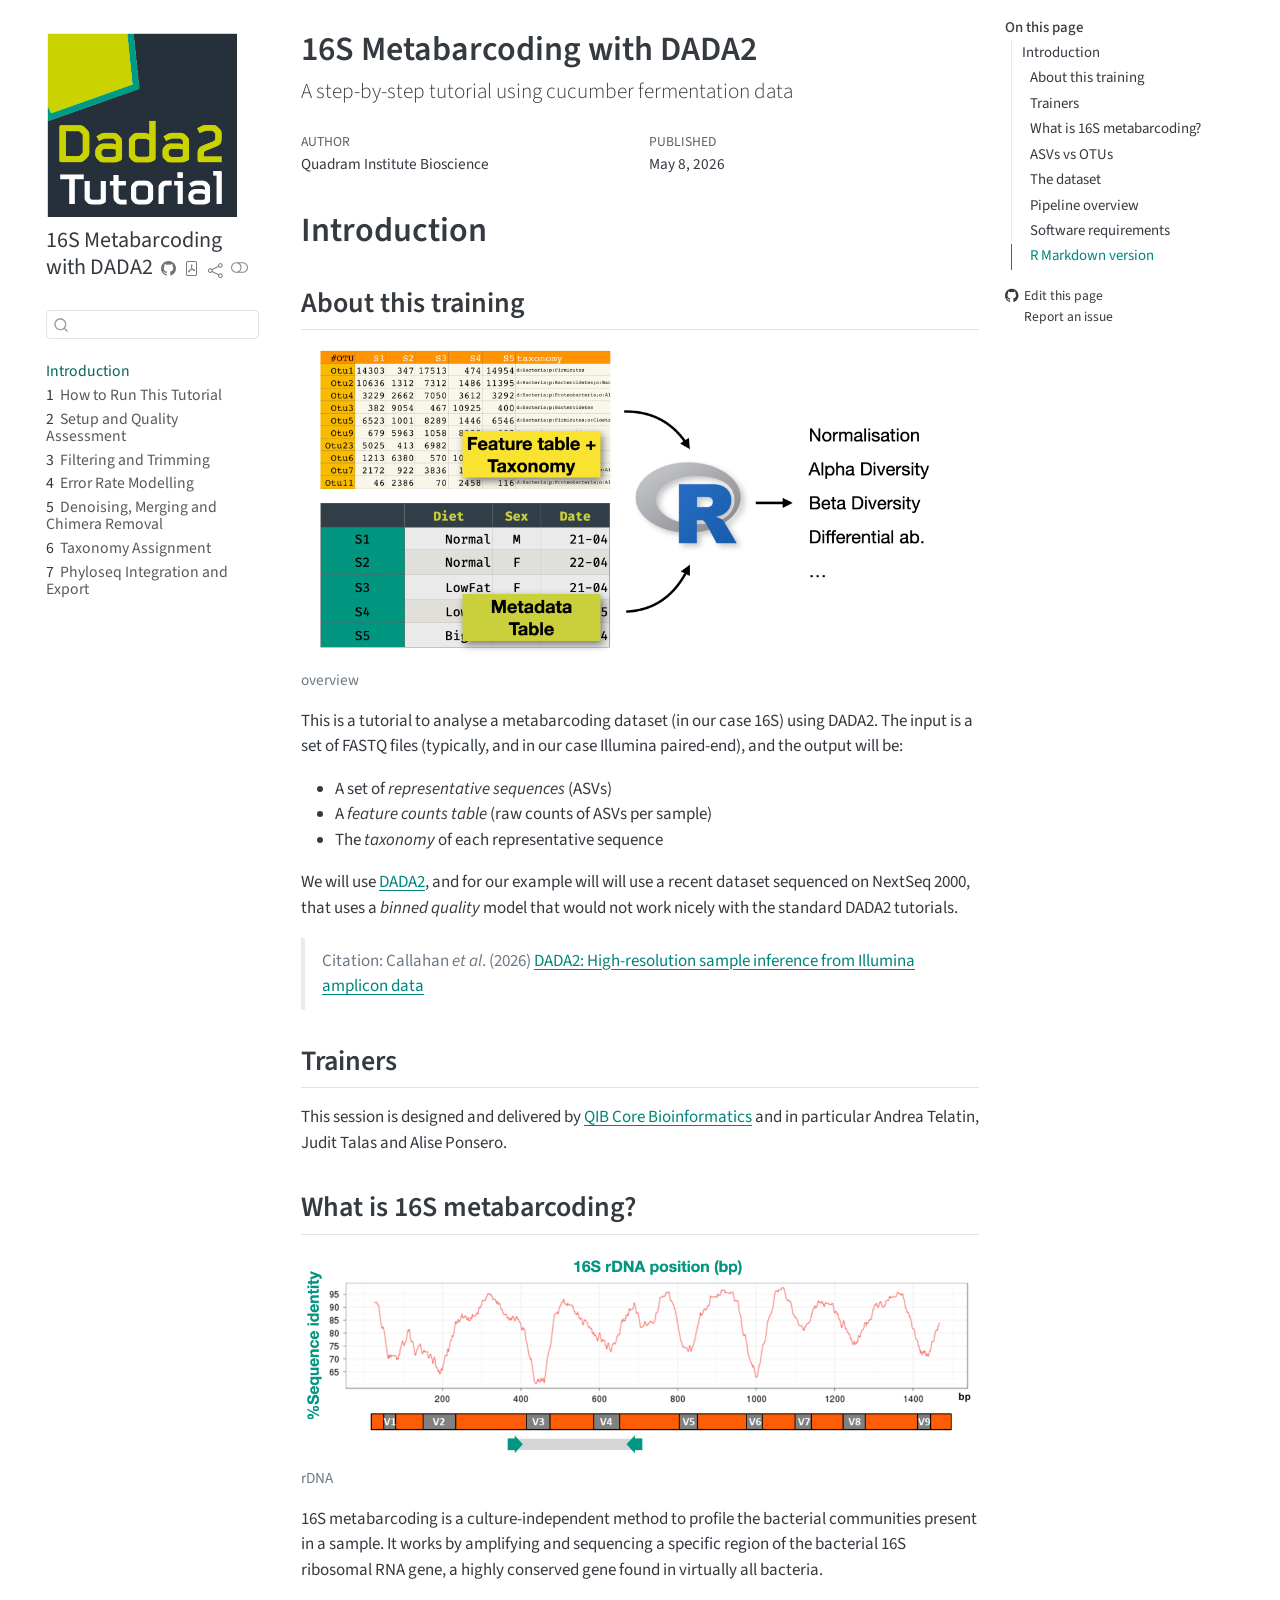
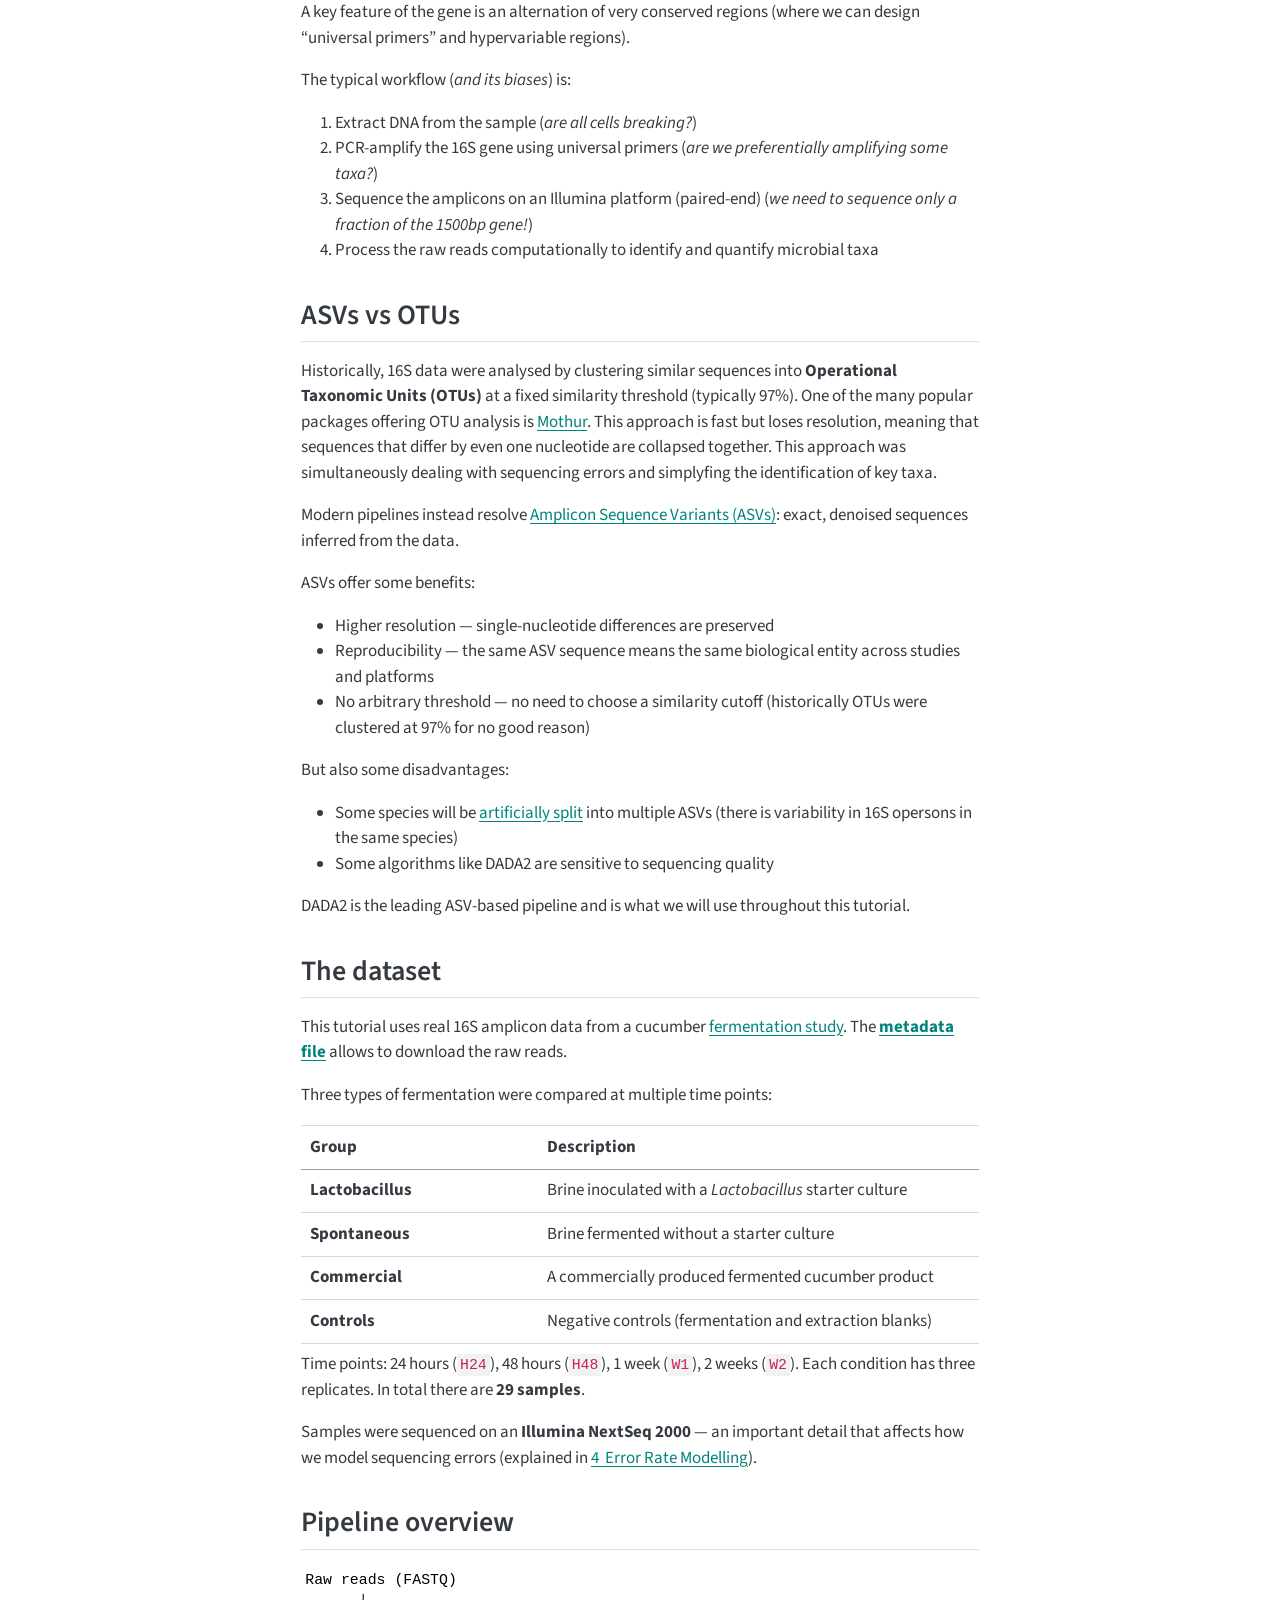
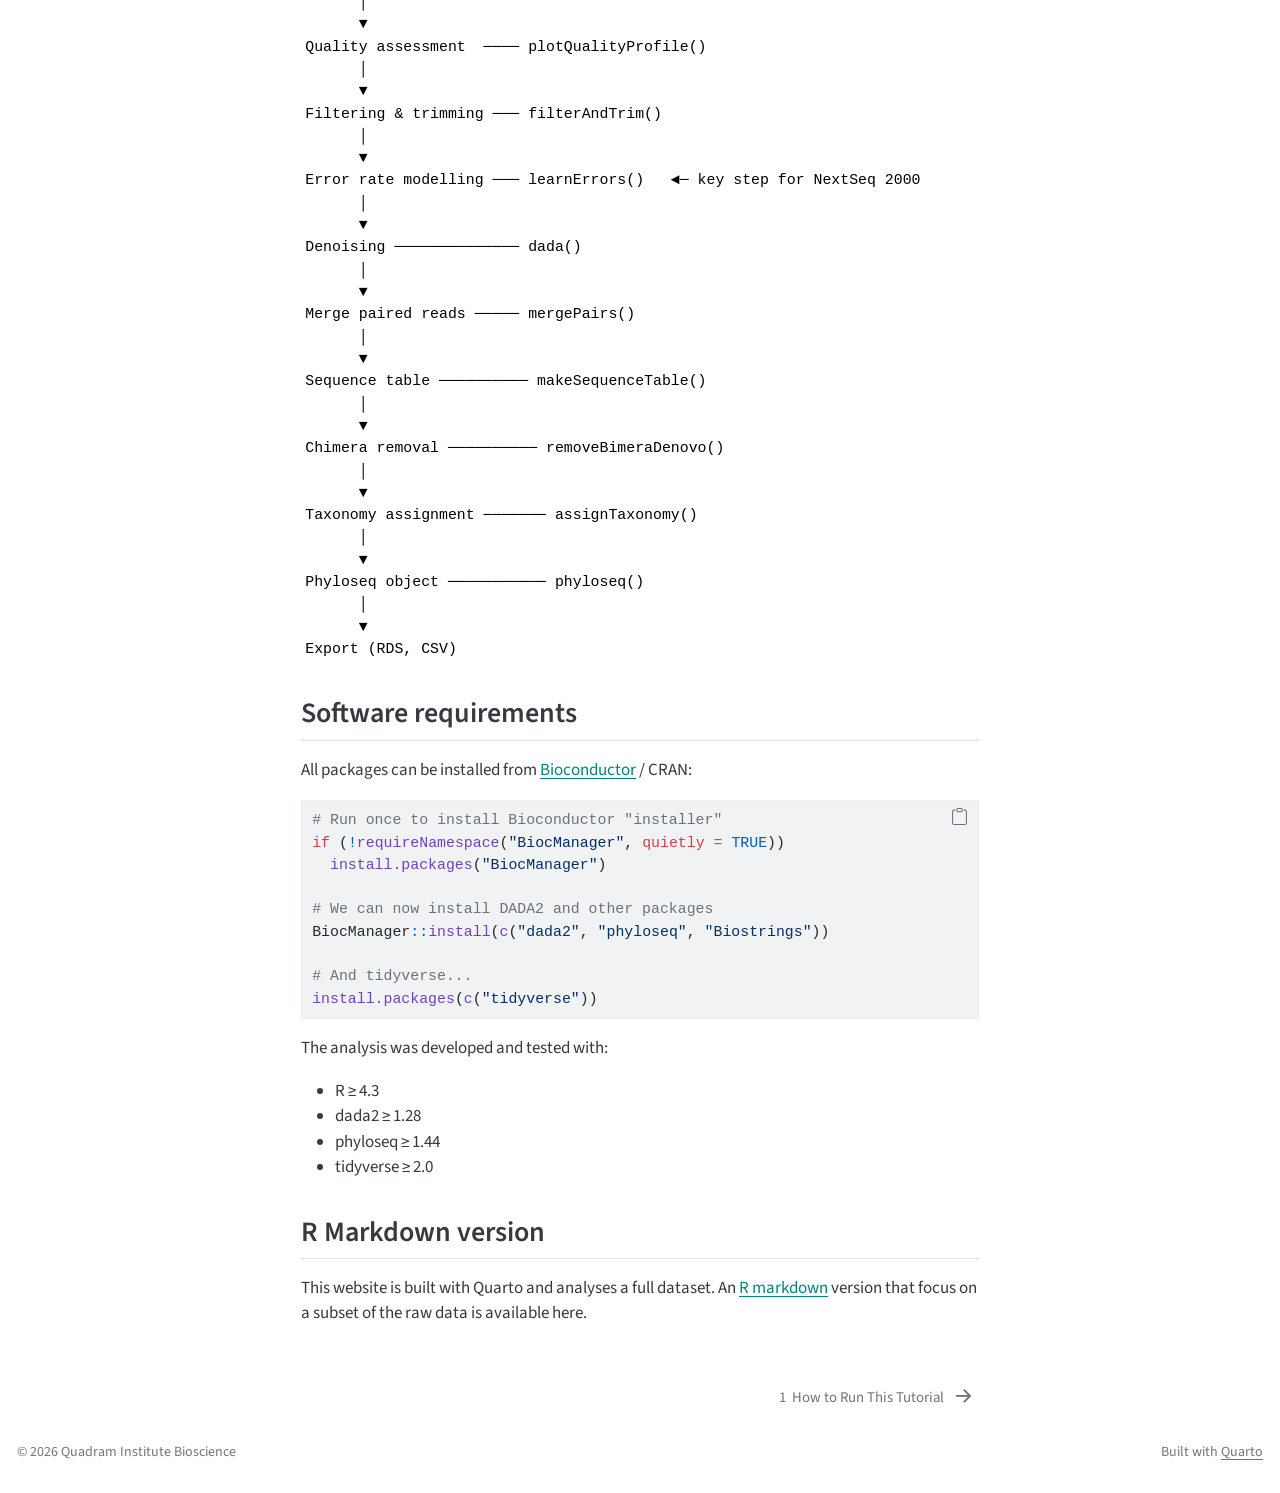
<file: docs/index.html>
<!DOCTYPE html>
<html xmlns="http://www.w3.org/1999/xhtml" lang="en" xml:lang="en"><head>

<meta charset="utf-8">
<meta name="generator" content="quarto-1.9.37">

<meta name="viewport" content="width=device-width, initial-scale=1.0, user-scalable=yes">

<meta name="author" content="Quadram Institute Bioscience">
<meta name="dcterms.date" content="2026-05-08">

<title>16S Metabarcoding with DADA2</title>
<style>
/* Default styles provided by pandoc.
** See https://pandoc.org/MANUAL.html#variables-for-html for config info.
*/
code{white-space: pre-wrap;}
span.smallcaps{font-variant: small-caps;}
div.columns{display: flex; gap: min(4vw, 1.5em);}
div.column{flex: auto; overflow-x: auto;}
div.hanging-indent{margin-left: 1.5em; text-indent: -1.5em;}
ul.task-list{list-style: none;}
ul.task-list li input[type="checkbox"] {
  width: 0.8em;
  margin: 0 0.8em 0.2em -1em; /* quarto-specific, see https://github.com/quarto-dev/quarto-cli/issues/4556 */ 
  vertical-align: middle;
}
/* CSS for syntax highlighting */
html { -webkit-text-size-adjust: 100%; }
pre > code.sourceCode { white-space: pre; position: relative; }
pre > code.sourceCode > span { display: inline-block; line-height: 1.25; }
pre > code.sourceCode > span:empty { height: 1.2em; }
.sourceCode { overflow: visible; }
code.sourceCode > span { color: inherit; text-decoration: inherit; }
div.sourceCode { margin: 1em 0; }
pre.sourceCode { margin: 0; }
@media screen {
div.sourceCode { overflow: auto; }
}
@media print {
pre > code.sourceCode { white-space: pre-wrap; }
pre > code.sourceCode > span { text-indent: -5em; padding-left: 5em; }
}
pre.numberSource code
  { counter-reset: source-line 0; }
pre.numberSource code > span
  { position: relative; left: -4em; counter-increment: source-line; }
pre.numberSource code > span > a:first-child::before
  { content: counter(source-line);
    position: relative; left: -1em; text-align: right; vertical-align: baseline;
    border: none; display: inline-block;
    -webkit-touch-callout: none; -webkit-user-select: none;
    -khtml-user-select: none; -moz-user-select: none;
    -ms-user-select: none; user-select: none;
    padding: 0 4px; width: 4em;
  }
pre.numberSource { margin-left: 3em;  padding-left: 4px; }
div.sourceCode
  {   }
@media screen {
pre > code.sourceCode > span > a:first-child::before { text-decoration: underline; }
}
</style>


<script src="site_libs/quarto-nav/quarto-nav.js"></script>
<script src="site_libs/quarto-nav/headroom.min.js"></script>
<script src="site_libs/clipboard/clipboard.min.js"></script>
<script src="site_libs/quarto-search/autocomplete.umd.js"></script>
<script src="site_libs/quarto-search/fuse.min.js"></script>
<script src="site_libs/quarto-search/quarto-search.js"></script>
<meta name="quarto:offset" content="./">
<link href="./00_setup.html" rel="next">
<script src="site_libs/quarto-html/quarto.js" type="module"></script>
<script src="site_libs/quarto-html/tabsets/tabsets.js" type="module"></script>
<script src="site_libs/quarto-html/popper.min.js"></script>
<script src="site_libs/quarto-html/tippy.umd.min.js"></script>
<script src="site_libs/quarto-html/anchor.min.js"></script>
<link href="site_libs/quarto-html/tippy.css" rel="stylesheet">
<link href="site_libs/quarto-html/quarto-syntax-highlighting-acf12a64177840b8d86f2d4f01b2e9fb.css" rel="stylesheet" class="quarto-color-scheme" id="quarto-text-highlighting-styles">
<link href="site_libs/quarto-html/quarto-syntax-highlighting-dark-23bbe8b5e4efc1e257f6d59dce478b08.css" rel="stylesheet" class="quarto-color-scheme quarto-color-alternate" id="quarto-text-highlighting-styles">
<link href="site_libs/quarto-html/quarto-syntax-highlighting-acf12a64177840b8d86f2d4f01b2e9fb.css" rel="stylesheet" class="quarto-color-scheme-extra" id="quarto-text-highlighting-styles">
<script src="site_libs/bootstrap/bootstrap.min.js"></script>
<link href="site_libs/bootstrap/bootstrap-icons.css" rel="stylesheet">
<link href="site_libs/bootstrap/bootstrap-576413e428a37d8ed27b4a9cb944cc35.min.css" rel="stylesheet" append-hash="true" class="quarto-color-scheme" id="quarto-bootstrap" data-mode="light">
<link href="site_libs/bootstrap/bootstrap-dark-e9d9fa513417b44937a3bbe1e12c5f34.min.css" rel="stylesheet" append-hash="true" class="quarto-color-scheme quarto-color-alternate" id="quarto-bootstrap" data-mode="dark">
<link href="site_libs/bootstrap/bootstrap-576413e428a37d8ed27b4a9cb944cc35.min.css" rel="stylesheet" append-hash="true" class="quarto-color-scheme-extra" id="quarto-bootstrap" data-mode="light">
<script id="quarto-search-options" type="application/json">{
  "location": "sidebar",
  "copy-button": false,
  "collapse-after": 3,
  "panel-placement": "start",
  "type": "textbox",
  "limit": 50,
  "keyboard-shortcut": [
    "f",
    "/",
    "s"
  ],
  "show-item-context": false,
  "language": {
    "search-no-results-text": "No results",
    "search-matching-documents-text": "matching documents",
    "search-copy-link-title": "Copy link to search",
    "search-hide-matches-text": "Hide additional matches",
    "search-more-match-text": "more match in this document",
    "search-more-matches-text": "more matches in this document",
    "search-clear-button-title": "Clear",
    "search-text-placeholder": "",
    "search-detached-cancel-button-title": "Cancel",
    "search-submit-button-title": "Submit",
    "search-label": "Search"
  }
}</script>
<style>html{ scroll-behavior: smooth; }</style>


</head>

<body class="nav-sidebar floating quarto-light"><script id="quarto-html-before-body" type="application/javascript">
    const toggleBodyColorMode = (bsSheetEl) => {
      const mode = bsSheetEl.getAttribute("data-mode");
      const bodyEl = window.document.querySelector("body");
      if (mode === "dark") {
        bodyEl.classList.add("quarto-dark");
        bodyEl.classList.remove("quarto-light");
      } else {
        bodyEl.classList.add("quarto-light");
        bodyEl.classList.remove("quarto-dark");
      }
    }
    const toggleBodyColorPrimary = () => {
      const bsSheetEl = window.document.querySelector("link#quarto-bootstrap:not([rel=disabled-stylesheet])");
      if (bsSheetEl) {
        toggleBodyColorMode(bsSheetEl);
      }
    }
    const setColorSchemeToggle = (alternate) => {
      const toggles = window.document.querySelectorAll('.quarto-color-scheme-toggle');
      for (let i=0; i < toggles.length; i++) {
        const toggle = toggles[i];
        if (toggle) {
          if (alternate) {
            toggle.classList.add("alternate");
          } else {
            toggle.classList.remove("alternate");
          }
        }
      }
    };
    const toggleColorMode = (alternate) => {
      // Switch the stylesheets
      const primaryStylesheets = window.document.querySelectorAll('link.quarto-color-scheme:not(.quarto-color-alternate)');
      const alternateStylesheets = window.document.querySelectorAll('link.quarto-color-scheme.quarto-color-alternate');
      manageTransitions('#quarto-margin-sidebar .nav-link', false);
      if (alternate) {
        // note: dark is layered on light, we don't disable primary!
        enableStylesheet(alternateStylesheets);
        for (const sheetNode of alternateStylesheets) {
          if (sheetNode.id === "quarto-bootstrap") {
            toggleBodyColorMode(sheetNode);
          }
        }
      } else {
        disableStylesheet(alternateStylesheets);
        enableStylesheet(primaryStylesheets)
        toggleBodyColorPrimary();
      }
      manageTransitions('#quarto-margin-sidebar .nav-link', true);
      // Switch the toggles
      setColorSchemeToggle(alternate)
      // Hack to workaround the fact that safari doesn't
      // properly recolor the scrollbar when toggling (#1455)
      if (navigator.userAgent.indexOf('Safari') > 0 && navigator.userAgent.indexOf('Chrome') == -1) {
        manageTransitions("body", false);
        window.scrollTo(0, 1);
        setTimeout(() => {
          window.scrollTo(0, 0);
          manageTransitions("body", true);
        }, 40);
      }
    }
    const disableStylesheet = (stylesheets) => {
      for (let i=0; i < stylesheets.length; i++) {
        const stylesheet = stylesheets[i];
        stylesheet.rel = 'disabled-stylesheet';
      }
    }
    const enableStylesheet = (stylesheets) => {
      for (let i=0; i < stylesheets.length; i++) {
        const stylesheet = stylesheets[i];
        if(stylesheet.rel !== 'stylesheet') { // for Chrome, which will still FOUC without this check
          stylesheet.rel = 'stylesheet';
        }
      }
    }
    const manageTransitions = (selector, allowTransitions) => {
      const els = window.document.querySelectorAll(selector);
      for (let i=0; i < els.length; i++) {
        const el = els[i];
        if (allowTransitions) {
          el.classList.remove('notransition');
        } else {
          el.classList.add('notransition');
        }
      }
    }
    const isFileUrl = () => {
      return window.location.protocol === 'file:';
    }
    const hasAlternateSentinel = () => {
      let styleSentinel = getColorSchemeSentinel();
      if (styleSentinel !== null) {
        return styleSentinel === "alternate";
      } else {
        return false;
      }
    }
    const setStyleSentinel = (alternate) => {
      const value = alternate ? "alternate" : "default";
      if (!isFileUrl()) {
        window.localStorage.setItem("quarto-color-scheme", value);
      } else {
        localAlternateSentinel = value;
      }
    }
    const getColorSchemeSentinel = () => {
      if (!isFileUrl()) {
        const storageValue = window.localStorage.getItem("quarto-color-scheme");
        return storageValue != null ? storageValue : localAlternateSentinel;
      } else {
        return localAlternateSentinel;
      }
    }
    const toggleGiscusIfUsed = (isAlternate, darkModeDefault) => {
      const baseTheme = document.querySelector('#giscus-base-theme')?.value ?? 'light';
      const alternateTheme = document.querySelector('#giscus-alt-theme')?.value ?? 'dark';
      let newTheme = '';
      if(authorPrefersDark) {
        newTheme = isAlternate ? baseTheme : alternateTheme;
      } else {
        newTheme = isAlternate ? alternateTheme : baseTheme;
      }
      const changeGiscusTheme = () => {
        // From: https://github.com/giscus/giscus/issues/336
        const sendMessage = (message) => {
          const iframe = document.querySelector('iframe.giscus-frame');
          if (!iframe) return;
          iframe.contentWindow.postMessage({ giscus: message }, 'https://giscus.app');
        }
        sendMessage({
          setConfig: {
            theme: newTheme
          }
        });
      }
      const isGiscussLoaded = window.document.querySelector('iframe.giscus-frame') !== null;
      if (isGiscussLoaded) {
        changeGiscusTheme();
      }
    };
    const authorPrefersDark = false;
    const darkModeDefault = authorPrefersDark;
      document.querySelector('link#quarto-text-highlighting-styles.quarto-color-scheme-extra').rel = 'disabled-stylesheet';
      document.querySelector('link#quarto-bootstrap.quarto-color-scheme-extra').rel = 'disabled-stylesheet';
    let localAlternateSentinel = darkModeDefault ? 'alternate' : 'default';
    // Dark / light mode switch
    window.quartoToggleColorScheme = () => {
      // Read the current dark / light value
      let toAlternate = !hasAlternateSentinel();
      toggleColorMode(toAlternate);
      setStyleSentinel(toAlternate);
      toggleGiscusIfUsed(toAlternate, darkModeDefault);
      window.dispatchEvent(new Event('resize'));
    };
    // Switch to dark mode if need be
    if (hasAlternateSentinel()) {
      toggleColorMode(true);
    } else {
      toggleColorMode(false);
    }
  </script>

<div id="quarto-search-results"></div>
  <header id="quarto-header" class="headroom fixed-top">
  <nav class="quarto-secondary-nav">
    <div class="container-fluid d-flex">
      <button type="button" class="quarto-btn-toggle btn" data-bs-toggle="collapse" role="button" data-bs-target=".quarto-sidebar-collapse-item" aria-controls="quarto-sidebar" aria-expanded="false" aria-label="Toggle sidebar navigation" onclick="if (window.quartoToggleHeadroom) { window.quartoToggleHeadroom(); }">
        <i class="bi bi-layout-text-sidebar-reverse"></i>
      </button>
        <nav class="quarto-page-breadcrumbs" aria-label="breadcrumb"><ol class="breadcrumb"><li class="breadcrumb-item"><a href="./index.html">Introduction</a></li></ol></nav>
        <a class="flex-grow-1" role="navigation" data-bs-toggle="collapse" data-bs-target=".quarto-sidebar-collapse-item" aria-controls="quarto-sidebar" aria-expanded="false" aria-label="Toggle sidebar navigation" onclick="if (window.quartoToggleHeadroom) { window.quartoToggleHeadroom(); }">      
        </a>
      <button type="button" class="btn quarto-search-button" aria-label="Search" onclick="window.quartoOpenSearch();">
        <i class="bi bi-search"></i>
      </button>
    </div>
  </nav>
</header>
<!-- content -->
<div id="quarto-content" class="quarto-container page-columns page-rows-contents page-layout-article">
<!-- sidebar -->
  <nav id="quarto-sidebar" class="sidebar collapse collapse-horizontal quarto-sidebar-collapse-item sidebar-navigation floating overflow-auto">
    <div class="pt-lg-2 mt-2 text-left sidebar-header sidebar-header-stacked">
      <a href="https://corebio.info/" class="sidebar-logo-link">
      <img src="./images/metabarcoding.png" alt="Quadram Institute Bioscience" class="sidebar-logo light-content py-0 d-lg-inline d-none">
      <img src="./images/metabarcoding.png" alt="Quadram Institute Bioscience" class="sidebar-logo dark-content py-0 d-lg-inline d-none">
      </a>
    <div class="sidebar-title mb-0 py-0">
      <a href="./">16S Metabarcoding with DADA2</a> 
        <div class="sidebar-tools-main tools-wide">
    <a href="https://github.com/quadram-institute-bioscience/metabarcoding-tutorial-2026/" title="Source Code" class="quarto-navigation-tool px-1" aria-label="Source Code"><i class="bi bi-github"></i></a>
    <a href="./16S-Metabarcoding-with-DADA2.pdf" title="Download PDF" class="quarto-navigation-tool px-1" aria-label="Download PDF"><i class="bi bi-file-pdf"></i></a>
    <div class="dropdown">
      <a href="" title="Share" id="quarto-navigation-tool-dropdown-0" class="quarto-navigation-tool dropdown-toggle px-1" data-bs-toggle="dropdown" aria-expanded="false" role="link" aria-label="Share"><i class="bi bi-share"></i></a>
      <ul class="dropdown-menu" aria-labelledby="quarto-navigation-tool-dropdown-0">
          <li>
            <a class="dropdown-item sidebar-tools-main-item" href="https://twitter.com/intent/tweet?url=|url|">
              <i class="bi bi-twitter pe-1"></i>
            Twitter
            </a>
          </li>
          <li>
            <a class="dropdown-item sidebar-tools-main-item" href="https://www.linkedin.com/sharing/share-offsite/?url=|url|">
              <i class="bi bi-linkedin pe-1"></i>
            LinkedIn
            </a>
          </li>
      </ul>
    </div>
  <a href="" class="quarto-color-scheme-toggle quarto-navigation-tool  px-1" onclick="window.quartoToggleColorScheme(); return false;" title="Toggle dark mode"><i class="bi"></i></a>
</div>
    </div>
      </div>
        <div class="mt-2 flex-shrink-0 align-items-center">
        <div class="sidebar-search">
        <div id="quarto-search" class="" title="Search"></div>
        </div>
        </div>
    <div class="sidebar-menu-container"> 
    <ul class="list-unstyled mt-1">
        <li class="sidebar-item">
  <div class="sidebar-item-container"> 
  <a href="./index.html" class="sidebar-item-text sidebar-link active">
 <span class="menu-text">Introduction</span></a>
  </div>
</li>
        <li class="sidebar-item">
  <div class="sidebar-item-container"> 
  <a href="./00_setup.html" class="sidebar-item-text sidebar-link">
 <span class="menu-text"><span class="chapter-number">1</span>&nbsp; <span class="chapter-title">How to Run This Tutorial</span></span></a>
  </div>
</li>
        <li class="sidebar-item">
  <div class="sidebar-item-container"> 
  <a href="./01_setup_quality.html" class="sidebar-item-text sidebar-link">
 <span class="menu-text"><span class="chapter-number">2</span>&nbsp; <span class="chapter-title">Setup and Quality Assessment</span></span></a>
  </div>
</li>
        <li class="sidebar-item">
  <div class="sidebar-item-container"> 
  <a href="./02_filter_trim.html" class="sidebar-item-text sidebar-link">
 <span class="menu-text"><span class="chapter-number">3</span>&nbsp; <span class="chapter-title">Filtering and Trimming</span></span></a>
  </div>
</li>
        <li class="sidebar-item">
  <div class="sidebar-item-container"> 
  <a href="./03_error_models.html" class="sidebar-item-text sidebar-link">
 <span class="menu-text"><span class="chapter-number">4</span>&nbsp; <span class="chapter-title">Error Rate Modelling</span></span></a>
  </div>
</li>
        <li class="sidebar-item">
  <div class="sidebar-item-container"> 
  <a href="./04_denoise_merge.html" class="sidebar-item-text sidebar-link">
 <span class="menu-text"><span class="chapter-number">5</span>&nbsp; <span class="chapter-title">Denoising, Merging and Chimera Removal</span></span></a>
  </div>
</li>
        <li class="sidebar-item">
  <div class="sidebar-item-container"> 
  <a href="./05_taxonomy.html" class="sidebar-item-text sidebar-link">
 <span class="menu-text"><span class="chapter-number">6</span>&nbsp; <span class="chapter-title">Taxonomy Assignment</span></span></a>
  </div>
</li>
        <li class="sidebar-item">
  <div class="sidebar-item-container"> 
  <a href="./06_phyloseq_export.html" class="sidebar-item-text sidebar-link">
 <span class="menu-text"><span class="chapter-number">7</span>&nbsp; <span class="chapter-title">Phyloseq Integration and Export</span></span></a>
  </div>
</li>
    </ul>
    </div>
</nav>
<div id="quarto-sidebar-glass" class="quarto-sidebar-collapse-item" data-bs-toggle="collapse" data-bs-target=".quarto-sidebar-collapse-item"></div>
<!-- margin-sidebar -->
    <div id="quarto-margin-sidebar" class="sidebar margin-sidebar">
        <nav id="TOC" role="doc-toc" class="toc-active">
    <h2 id="toc-title">On this page</h2>
   
  <ul>
  <li><a href="#introduction" id="toc-introduction" class="nav-link active" data-scroll-target="#introduction">Introduction</a>
  <ul class="collapse">
  <li><a href="#about-this-training" id="toc-about-this-training" class="nav-link" data-scroll-target="#about-this-training">About this training</a></li>
  <li><a href="#trainers" id="toc-trainers" class="nav-link" data-scroll-target="#trainers">Trainers</a></li>
  <li><a href="#what-is-16s-metabarcoding" id="toc-what-is-16s-metabarcoding" class="nav-link" data-scroll-target="#what-is-16s-metabarcoding">What is 16S metabarcoding?</a></li>
  <li><a href="#asvs-vs-otus" id="toc-asvs-vs-otus" class="nav-link" data-scroll-target="#asvs-vs-otus">ASVs vs OTUs</a></li>
  <li><a href="#the-dataset" id="toc-the-dataset" class="nav-link" data-scroll-target="#the-dataset">The dataset</a></li>
  <li><a href="#pipeline-overview" id="toc-pipeline-overview" class="nav-link" data-scroll-target="#pipeline-overview">Pipeline overview</a></li>
  <li><a href="#software-requirements" id="toc-software-requirements" class="nav-link" data-scroll-target="#software-requirements">Software requirements</a></li>
  <li><a href="#r-markdown-version" id="toc-r-markdown-version" class="nav-link" data-scroll-target="#r-markdown-version">R Markdown version</a></li>
  </ul></li>
  </ul>
<div class="toc-actions"><ul><li><a href="https://github.com/quadram-institute-bioscience/metabarcoding-tutorial-2026/edit/main/index.qmd" class="toc-action"><i class="bi bi-github"></i>Edit this page</a></li><li><a href="https://github.com/quadram-institute-bioscience/metabarcoding-tutorial-2026/issues/new" class="toc-action"><i class="bi empty"></i>Report an issue</a></li></ul></div></nav>
    </div>
<!-- main -->
<main class="content" id="quarto-document-content">


<header id="title-block-header" class="quarto-title-block default">
<div class="quarto-title">
<h1 class="title">16S Metabarcoding with DADA2</h1>
<p class="subtitle lead">A step-by-step tutorial using cucumber fermentation data</p>
</div>



<div class="quarto-title-meta">

    <div>
    <div class="quarto-title-meta-heading">Author</div>
    <div class="quarto-title-meta-contents">
             <p>Quadram Institute Bioscience </p>
          </div>
  </div>
    
    <div>
    <div class="quarto-title-meta-heading">Published</div>
    <div class="quarto-title-meta-contents">
      <p class="date">May 8, 2026</p>
    </div>
  </div>
  
    
  </div>
  


</header>


<section id="introduction" class="level1 unnumbered">
<h1 class="unnumbered">Introduction</h1>
<section id="about-this-training" class="level2">
<h2 class="anchored" data-anchor-id="about-this-training">About this training</h2>
<div class="quarto-figure quarto-figure-center">
<figure class="figure">
<p><img src="images/overview.png" class="img-fluid figure-img"></p>
<figcaption>overview</figcaption>
</figure>
</div>
<p>This is a tutorial to analyse a metabarcoding dataset (in our case 16S) using DADA2. The input is a set of FASTQ files (typically, and in our case Illumina paired-end), and the output will be:</p>
<ul>
<li>A set of <em>representative sequences</em> (ASVs)</li>
<li>A <em>feature counts table</em> (raw counts of ASVs per sample)</li>
<li>The <em>taxonomy</em> of each representative sequence</li>
</ul>
<p>We will use <a href="https://benjjneb.github.io/dada2/">DADA2</a>, and for our example will will use a recent dataset sequenced on NextSeq 2000, that uses a <em>binned quality</em> model that would not work nicely with the standard DADA2 tutorials.</p>
<blockquote class="blockquote">
<p>Citation: Callahan <em>et al</em>. (2026) <a href="https://www.nature.com/articles/nmeth.3869">DADA2: High-resolution sample inference from Illumina amplicon data</a></p>
</blockquote>
</section>
<section id="trainers" class="level2">
<h2 class="anchored" data-anchor-id="trainers">Trainers</h2>
<p>This session is designed and delivered by <a href="https://quadram-institute-bioscience.github.io/">QIB Core Bioinformatics</a> and in particular Andrea Telatin, Judit Talas and Alise Ponsero.</p>
</section>
<section id="what-is-16s-metabarcoding" class="level2">
<h2 class="anchored" data-anchor-id="what-is-16s-metabarcoding">What is 16S metabarcoding?</h2>
<div class="quarto-figure quarto-figure-center">
<figure class="figure">
<p><img src="images/rdna.png" class="img-fluid figure-img"></p>
<figcaption>rDNA</figcaption>
</figure>
</div>
<p>16S metabarcoding is a culture-independent method to profile the bacterial communities present in a sample. It works by amplifying and sequencing a specific region of the bacterial 16S ribosomal RNA gene, a highly conserved gene found in virtually all bacteria.</p>
<p>A key feature of the gene is an alternation of very conserved regions (where we can design “universal primers” and hypervariable regions).</p>
<p>The typical workflow (<em>and its biases</em>) is:</p>
<ol type="1">
<li>Extract DNA from the sample (<em>are all cells breaking?</em>)</li>
<li>PCR-amplify the 16S gene using universal primers (<em>are we preferentially amplifying some taxa?</em>)</li>
<li>Sequence the amplicons on an Illumina platform (paired-end) (<em>we need to sequence only a fraction of the 1500bp gene!</em>)</li>
<li>Process the raw reads computationally to identify and quantify microbial taxa</li>
</ol>
</section>
<section id="asvs-vs-otus" class="level2">
<h2 class="anchored" data-anchor-id="asvs-vs-otus">ASVs vs OTUs</h2>
<p>Historically, 16S data were analysed by clustering similar sequences into <strong>Operational Taxonomic Units (OTUs)</strong> at a fixed similarity threshold (typically 97%). One of the many popular packages offering OTU analysis is <a href="https://doi.org/10.7717/peerj.1487">Mothur</a>. This approach is fast but loses resolution, meaning that sequences that differ by even one nucleotide are collapsed together. This approach was simultaneously dealing with sequencing errors and simplyfing the identification of key taxa.</p>
<p>Modern pipelines instead resolve <strong><a href="https://doi.org/10.1038/ismej.2017.119">Amplicon Sequence Variants (ASVs)</a></strong>: exact, denoised sequences inferred from the data.</p>
<p>ASVs offer some benefits:</p>
<ul>
<li>Higher resolution — single-nucleotide differences are preserved</li>
<li>Reproducibility — the same ASV sequence means the same biological entity across studies and platforms</li>
<li>No arbitrary threshold — no need to choose a similarity cutoff (historically OTUs were clustered at 97% for no good reason)</li>
</ul>
<p>But also some disadvantages:</p>
<ul>
<li>Some species will be <a href="https://doi.org/10.1128/msphere.00191-21">artificially split</a> into multiple ASVs (there is variability in 16S opersons in the same species)</li>
<li>Some algorithms like DADA2 are sensitive to sequencing quality</li>
</ul>
<p>DADA2 is the leading ASV-based pipeline and is what we will use throughout this tutorial.</p>
</section>
<section id="the-dataset" class="level2">
<h2 class="anchored" data-anchor-id="the-dataset">The dataset</h2>
<p>This tutorial uses real 16S amplicon data from a cucumber <a href="https://www.ebi.ac.uk/ena/browser/view/PRJEB112055">fermentation study</a>. The <a href="https://gist.github.com/telatin/9447c3dc9175ba500fe9f6a6f6df8d71"><strong>metadata file</strong></a> allows to download the raw reads.</p>
<p>Three types of fermentation were compared at multiple time points:</p>
<table class="caption-top table">
<colgroup>
<col style="width: 35%">
<col style="width: 65%">
</colgroup>
<thead>
<tr class="header">
<th>Group</th>
<th>Description</th>
</tr>
</thead>
<tbody>
<tr class="odd">
<td><strong>Lactobacillus</strong></td>
<td>Brine inoculated with a <em>Lactobacillus</em> starter culture</td>
</tr>
<tr class="even">
<td><strong>Spontaneous</strong></td>
<td>Brine fermented without a starter culture</td>
</tr>
<tr class="odd">
<td><strong>Commercial</strong></td>
<td>A commercially produced fermented cucumber product</td>
</tr>
<tr class="even">
<td><strong>Controls</strong></td>
<td>Negative controls (fermentation and extraction blanks)</td>
</tr>
</tbody>
</table>
<p>Time points: 24 hours (<code>H24</code>), 48 hours (<code>H48</code>), 1 week (<code>W1</code>), 2 weeks (<code>W2</code>). Each condition has three replicates. In total there are <strong>29 samples</strong>.</p>
<p>Samples were sequenced on an <strong>Illumina NextSeq 2000</strong> — an important detail that affects how we model sequencing errors (explained in <a href="03_error_models.html" class="quarto-xref"><span>4&nbsp; Error Rate Modelling</span></a>).</p>
</section>
<section id="pipeline-overview" class="level2">
<h2 class="anchored" data-anchor-id="pipeline-overview">Pipeline overview</h2>
<pre><code>Raw reads (FASTQ)
      │
      ▼
Quality assessment  ──── plotQualityProfile()
      │
      ▼
Filtering &amp; trimming ─── filterAndTrim()
      │
      ▼
Error rate modelling ─── learnErrors()   ◄─ key step for NextSeq 2000
      │
      ▼
Denoising ────────────── dada()
      │
      ▼
Merge paired reads ───── mergePairs()
      │
      ▼
Sequence table ────────── makeSequenceTable()
      │
      ▼
Chimera removal ────────── removeBimeraDenovo()
      │
      ▼
Taxonomy assignment ─────── assignTaxonomy()
      │
      ▼
Phyloseq object ─────────── phyloseq()
      │
      ▼
Export (RDS, CSV)</code></pre>
</section>
<section id="software-requirements" class="level2">
<h2 class="anchored" data-anchor-id="software-requirements">Software requirements</h2>
<p>All packages can be installed from <a href="https://www.bioconductor.org">Bioconductor</a> / CRAN:</p>
<div class="code-copy-outer-scaffold"><div class="sourceCode" id="cb2"><pre class="sourceCode r code-with-copy"><code class="sourceCode r"><span id="cb2-1"><a href="#cb2-1" aria-hidden="true" tabindex="-1"></a><span class="co"># Run once to install Bioconductor "installer"</span></span>
<span id="cb2-2"><a href="#cb2-2" aria-hidden="true" tabindex="-1"></a><span class="cf">if</span> (<span class="sc">!</span><span class="fu">requireNamespace</span>(<span class="st">"BiocManager"</span>, <span class="at">quietly =</span> <span class="cn">TRUE</span>))</span>
<span id="cb2-3"><a href="#cb2-3" aria-hidden="true" tabindex="-1"></a>  <span class="fu">install.packages</span>(<span class="st">"BiocManager"</span>)</span>
<span id="cb2-4"><a href="#cb2-4" aria-hidden="true" tabindex="-1"></a></span>
<span id="cb2-5"><a href="#cb2-5" aria-hidden="true" tabindex="-1"></a><span class="co"># We can now install DADA2 and other packages</span></span>
<span id="cb2-6"><a href="#cb2-6" aria-hidden="true" tabindex="-1"></a>BiocManager<span class="sc">::</span><span class="fu">install</span>(<span class="fu">c</span>(<span class="st">"dada2"</span>, <span class="st">"phyloseq"</span>, <span class="st">"Biostrings"</span>))</span>
<span id="cb2-7"><a href="#cb2-7" aria-hidden="true" tabindex="-1"></a></span>
<span id="cb2-8"><a href="#cb2-8" aria-hidden="true" tabindex="-1"></a><span class="co"># And tidyverse...</span></span>
<span id="cb2-9"><a href="#cb2-9" aria-hidden="true" tabindex="-1"></a><span class="fu">install.packages</span>(<span class="fu">c</span>(<span class="st">"tidyverse"</span>))</span></code></pre></div><button title="Copy to Clipboard" class="code-copy-button"><i class="bi"></i></button></div>
<p>The analysis was developed and tested with:</p>
<ul>
<li>R ≥ 4.3</li>
<li>dada2 ≥ 1.28</li>
<li>phyloseq ≥ 1.44</li>
<li>tidyverse ≥ 2.0</li>
</ul>
</section>
<section id="r-markdown-version" class="level2">
<h2 class="anchored" data-anchor-id="r-markdown-version">R Markdown version</h2>
<p>This website is built with Quarto and analyses a full dataset. An <a href="r/index.html">R markdown</a> version that focus on a subset of the raw data is available here.</p>


</section>
</section>

</main> <!-- /main -->
<script id="quarto-html-after-body" type="application/javascript">
  window.document.addEventListener("DOMContentLoaded", function (event) {
    // Ensure there is a toggle, if there isn't float one in the top right
    if (window.document.querySelector('.quarto-color-scheme-toggle') === null) {
      const a = window.document.createElement('a');
      a.classList.add('top-right');
      a.classList.add('quarto-color-scheme-toggle');
      a.href = "";
      a.onclick = function() { try { window.quartoToggleColorScheme(); } catch {} return false; };
      const i = window.document.createElement("i");
      i.classList.add('bi');
      a.appendChild(i);
      window.document.body.appendChild(a);
    }
    setColorSchemeToggle(hasAlternateSentinel())
    const icon = "";
    const anchorJS = new window.AnchorJS();
    anchorJS.options = {
      placement: 'right',
      icon: icon
    };
    anchorJS.add('.anchored');
    const isCodeAnnotation = (el) => {
      for (const clz of el.classList) {
        if (clz.startsWith('code-annotation-')) {                     
          return true;
        }
      }
      return false;
    }
    const onCopySuccess = function(e) {
      // button target
      const button = e.trigger;
      // don't keep focus
      button.blur();
      // flash "checked"
      button.classList.add('code-copy-button-checked');
      var currentTitle = button.getAttribute("title");
      button.setAttribute("title", "Copied!");
      let tooltip;
      if (window.bootstrap) {
        button.setAttribute("data-bs-toggle", "tooltip");
        button.setAttribute("data-bs-placement", "left");
        button.setAttribute("data-bs-title", "Copied!");
        tooltip = new bootstrap.Tooltip(button, 
          { trigger: "manual", 
            customClass: "code-copy-button-tooltip",
            offset: [0, -8]});
        tooltip.show();    
      }
      setTimeout(function() {
        if (tooltip) {
          tooltip.hide();
          button.removeAttribute("data-bs-title");
          button.removeAttribute("data-bs-toggle");
          button.removeAttribute("data-bs-placement");
        }
        button.setAttribute("title", currentTitle);
        button.classList.remove('code-copy-button-checked');
      }, 1000);
      // clear code selection
      e.clearSelection();
    }
    const getTextToCopy = function(trigger) {
      const outerScaffold = trigger.parentElement.cloneNode(true);
      const codeEl = outerScaffold.querySelector('code');
      for (const childEl of codeEl.children) {
        if (isCodeAnnotation(childEl)) {
          childEl.remove();
        }
      }
      return codeEl.innerText;
    }
    const clipboard = new window.ClipboardJS('.code-copy-button:not([data-in-quarto-modal])', {
      text: getTextToCopy
    });
    clipboard.on('success', onCopySuccess);
    if (window.document.getElementById('quarto-embedded-source-code-modal')) {
      const clipboardModal = new window.ClipboardJS('.code-copy-button[data-in-quarto-modal]', {
        text: getTextToCopy,
        container: window.document.getElementById('quarto-embedded-source-code-modal')
      });
      clipboardModal.on('success', onCopySuccess);
    }
      var localhostRegex = new RegExp(/^(?:http|https):\/\/localhost\:?[0-9]*\//);
      var mailtoRegex = new RegExp(/^mailto:/);
        var filterRegex = new RegExp('/' + window.location.host + '/');
      var isInternal = (href) => {
          return filterRegex.test(href) || localhostRegex.test(href) || mailtoRegex.test(href);
      }
      // Inspect non-navigation links and adorn them if external
     var links = window.document.querySelectorAll('a[href]:not(.nav-link):not(.navbar-brand):not(.toc-action):not(.sidebar-link):not(.sidebar-item-toggle):not(.pagination-link):not(.no-external):not([aria-hidden]):not(.dropdown-item):not(.quarto-navigation-tool):not(.about-link)');
      for (var i=0; i<links.length; i++) {
        const link = links[i];
        if (!isInternal(link.href)) {
          // undo the damage that might have been done by quarto-nav.js in the case of
          // links that we want to consider external
          if (link.dataset.originalHref !== undefined) {
            link.href = link.dataset.originalHref;
          }
        }
      }
    function tippyHover(el, contentFn, onTriggerFn, onUntriggerFn) {
      const config = {
        allowHTML: true,
        maxWidth: 500,
        delay: 100,
        arrow: false,
        appendTo: function(el) {
            return el.parentElement;
        },
        interactive: true,
        interactiveBorder: 10,
        theme: 'quarto',
        placement: 'bottom-start',
      };
      if (contentFn) {
        config.content = contentFn;
      }
      if (onTriggerFn) {
        config.onTrigger = onTriggerFn;
      }
      if (onUntriggerFn) {
        config.onUntrigger = onUntriggerFn;
      }
      window.tippy(el, config); 
    }
    const noterefs = window.document.querySelectorAll('a[role="doc-noteref"]');
    for (var i=0; i<noterefs.length; i++) {
      const ref = noterefs[i];
      tippyHover(ref, function() {
        // use id or data attribute instead here
        let href = ref.getAttribute('data-footnote-href') || ref.getAttribute('href');
        try { href = new URL(href).hash; } catch {}
        const id = href.replace(/^#\/?/, "");
        const note = window.document.getElementById(id);
        if (note) {
          return note.innerHTML;
        } else {
          return "";
        }
      });
    }
    const xrefs = window.document.querySelectorAll('a.quarto-xref');
    const processXRef = (id, note) => {
      // Strip column container classes
      const stripColumnClz = (el) => {
        el.classList.remove("page-full", "page-columns");
        if (el.children) {
          for (const child of el.children) {
            stripColumnClz(child);
          }
        }
      }
      stripColumnClz(note)
      if (id === null || id.startsWith('sec-')) {
        // Special case sections, only their first couple elements
        const container = document.createElement("div");
        if (note.children && note.children.length > 2) {
          container.appendChild(note.children[0].cloneNode(true));
          for (let i = 1; i < note.children.length; i++) {
            const child = note.children[i];
            if (child.tagName === "P" && child.innerText === "") {
              continue;
            } else {
              container.appendChild(child.cloneNode(true));
              break;
            }
          }
          if (window.Quarto?.typesetMath) {
            window.Quarto.typesetMath(container);
          }
          return container.innerHTML
        } else {
          if (window.Quarto?.typesetMath) {
            window.Quarto.typesetMath(note);
          }
          return note.innerHTML;
        }
      } else {
        // Remove any anchor links if they are present
        const anchorLink = note.querySelector('a.anchorjs-link');
        if (anchorLink) {
          anchorLink.remove();
        }
        if (window.Quarto?.typesetMath) {
          window.Quarto.typesetMath(note);
        }
        if (note.classList.contains("callout")) {
          return note.outerHTML;
        } else {
          return note.innerHTML;
        }
      }
    }
    for (var i=0; i<xrefs.length; i++) {
      const xref = xrefs[i];
      tippyHover(xref, undefined, function(instance) {
        instance.disable();
        let url = xref.getAttribute('href');
        let hash = undefined; 
        if (url.startsWith('#')) {
          hash = url;
        } else {
          try { hash = new URL(url).hash; } catch {}
        }
        if (hash) {
          const id = hash.replace(/^#\/?/, "");
          const note = window.document.getElementById(id);
          if (note !== null) {
            try {
              const html = processXRef(id, note.cloneNode(true));
              instance.setContent(html);
            } finally {
              instance.enable();
              instance.show();
            }
          } else {
            // See if we can fetch this
            fetch(url.split('#')[0])
            .then(res => res.text())
            .then(html => {
              const parser = new DOMParser();
              const htmlDoc = parser.parseFromString(html, "text/html");
              const note = htmlDoc.getElementById(id);
              if (note !== null) {
                const html = processXRef(id, note);
                instance.setContent(html);
              } 
            }).finally(() => {
              instance.enable();
              instance.show();
            });
          }
        } else {
          // See if we can fetch a full url (with no hash to target)
          // This is a special case and we should probably do some content thinning / targeting
          fetch(url)
          .then(res => res.text())
          .then(html => {
            const parser = new DOMParser();
            const htmlDoc = parser.parseFromString(html, "text/html");
            const note = htmlDoc.querySelector('main.content');
            if (note !== null) {
              // This should only happen for chapter cross references
              // (since there is no id in the URL)
              // remove the first header
              if (note.children.length > 0 && note.children[0].tagName === "HEADER") {
                note.children[0].remove();
              }
              const html = processXRef(null, note);
              instance.setContent(html);
            } 
          }).finally(() => {
            instance.enable();
            instance.show();
          });
        }
      }, function(instance) {
      });
    }
        let selectedAnnoteEl;
        const selectorForAnnotation = ( cell, annotation) => {
          let cellAttr = 'data-code-cell="' + cell + '"';
          let lineAttr = 'data-code-annotation="' +  annotation + '"';
          const selector = 'span[' + cellAttr + '][' + lineAttr + ']';
          return selector;
        }
        const selectCodeLines = (annoteEl) => {
          const doc = window.document;
          const targetCell = annoteEl.getAttribute("data-target-cell");
          const targetAnnotation = annoteEl.getAttribute("data-target-annotation");
          const annoteSpan = window.document.querySelector(selectorForAnnotation(targetCell, targetAnnotation));
          const lines = annoteSpan.getAttribute("data-code-lines").split(",");
          const lineIds = lines.map((line) => {
            return targetCell + "-" + line;
          })
          let top = null;
          let height = null;
          let parent = null;
          if (lineIds.length > 0) {
              //compute the position of the single el (top and bottom and make a div)
              const el = window.document.getElementById(lineIds[0]);
              top = el.offsetTop;
              height = el.offsetHeight;
              parent = el.parentElement.parentElement;
            if (lineIds.length > 1) {
              const lastEl = window.document.getElementById(lineIds[lineIds.length - 1]);
              const bottom = lastEl.offsetTop + lastEl.offsetHeight;
              height = bottom - top;
            }
            if (top !== null && height !== null && parent !== null) {
              // cook up a div (if necessary) and position it 
              let div = window.document.getElementById("code-annotation-line-highlight");
              if (div === null) {
                div = window.document.createElement("div");
                div.setAttribute("id", "code-annotation-line-highlight");
                div.style.position = 'absolute';
                parent.appendChild(div);
              }
              div.style.top = top - 2 + "px";
              div.style.height = height + 4 + "px";
              div.style.left = 0;
              let gutterDiv = window.document.getElementById("code-annotation-line-highlight-gutter");
              if (gutterDiv === null) {
                gutterDiv = window.document.createElement("div");
                gutterDiv.setAttribute("id", "code-annotation-line-highlight-gutter");
                gutterDiv.style.position = 'absolute';
                const codeCell = window.document.getElementById(targetCell);
                const gutter = codeCell.querySelector('.code-annotation-gutter');
                gutter.appendChild(gutterDiv);
              }
              gutterDiv.style.top = top - 2 + "px";
              gutterDiv.style.height = height + 4 + "px";
            }
            selectedAnnoteEl = annoteEl;
          }
        };
        const unselectCodeLines = () => {
          const elementsIds = ["code-annotation-line-highlight", "code-annotation-line-highlight-gutter"];
          elementsIds.forEach((elId) => {
            const div = window.document.getElementById(elId);
            if (div) {
              div.remove();
            }
          });
          selectedAnnoteEl = undefined;
        };
          // Handle positioning of the toggle
      window.addEventListener(
        "resize",
        throttle(() => {
          elRect = undefined;
          if (selectedAnnoteEl) {
            selectCodeLines(selectedAnnoteEl);
          }
        }, 10)
      );
      function throttle(fn, ms) {
      let throttle = false;
      let timer;
        return (...args) => {
          if(!throttle) { // first call gets through
              fn.apply(this, args);
              throttle = true;
          } else { // all the others get throttled
              if(timer) clearTimeout(timer); // cancel #2
              timer = setTimeout(() => {
                fn.apply(this, args);
                timer = throttle = false;
              }, ms);
          }
        };
      }
        // Attach click handler to the DT
        const annoteDls = window.document.querySelectorAll('dt[data-target-cell]');
        for (const annoteDlNode of annoteDls) {
          annoteDlNode.addEventListener('click', (event) => {
            const clickedEl = event.target;
            if (clickedEl !== selectedAnnoteEl) {
              unselectCodeLines();
              const activeEl = window.document.querySelector('dt[data-target-cell].code-annotation-active');
              if (activeEl) {
                activeEl.classList.remove('code-annotation-active');
              }
              selectCodeLines(clickedEl);
              clickedEl.classList.add('code-annotation-active');
            } else {
              // Unselect the line
              unselectCodeLines();
              clickedEl.classList.remove('code-annotation-active');
            }
          });
        }
    const findCites = (el) => {
      const parentEl = el.parentElement;
      if (parentEl) {
        const cites = parentEl.dataset.cites;
        if (cites) {
          return {
            el,
            cites: cites.split(' ')
          };
        } else {
          return findCites(el.parentElement)
        }
      } else {
        return undefined;
      }
    };
    var bibliorefs = window.document.querySelectorAll('a[role="doc-biblioref"]');
    for (var i=0; i<bibliorefs.length; i++) {
      const ref = bibliorefs[i];
      const citeInfo = findCites(ref);
      if (citeInfo) {
        tippyHover(citeInfo.el, function() {
          var popup = window.document.createElement('div');
          citeInfo.cites.forEach(function(cite) {
            var citeDiv = window.document.createElement('div');
            citeDiv.classList.add('hanging-indent');
            citeDiv.classList.add('csl-entry');
            var biblioDiv = window.document.getElementById('ref-' + cite);
            if (biblioDiv) {
              citeDiv.innerHTML = biblioDiv.innerHTML;
            }
            popup.appendChild(citeDiv);
          });
          return popup.innerHTML;
        });
      }
    }
  });
  </script>
<nav class="page-navigation">
  <div class="nav-page nav-page-previous">
  </div>
  <div class="nav-page nav-page-next">
      <a href="./00_setup.html" class="pagination-link" aria-label="How to Run This Tutorial">
        <span class="nav-page-text"><span class="chapter-number">1</span>&nbsp; <span class="chapter-title">How to Run This Tutorial</span></span> <i class="bi bi-arrow-right-short"></i>
      </a>
  </div>
</nav>
</div> <!-- /content -->
<footer class="footer">
  <div class="nav-footer">
    <div class="nav-footer-left">
<p>© 2026 Quadram Institute Bioscience</p>
</div>   
    <div class="nav-footer-center">
      &nbsp;
    <div class="toc-actions d-sm-block d-md-none"><ul><li><a href="https://github.com/quadram-institute-bioscience/metabarcoding-tutorial-2026/edit/main/index.qmd" class="toc-action"><i class="bi bi-github"></i>Edit this page</a></li><li><a href="https://github.com/quadram-institute-bioscience/metabarcoding-tutorial-2026/issues/new" class="toc-action"><i class="bi empty"></i>Report an issue</a></li></ul></div></div>
    <div class="nav-footer-right">
<p>Built with <a href="https://quarto.org">Quarto</a></p>
</div>
  </div>
</footer>




<script src="site_libs/quarto-html/zenscroll-min.js"></script>
</body></html>
</file>
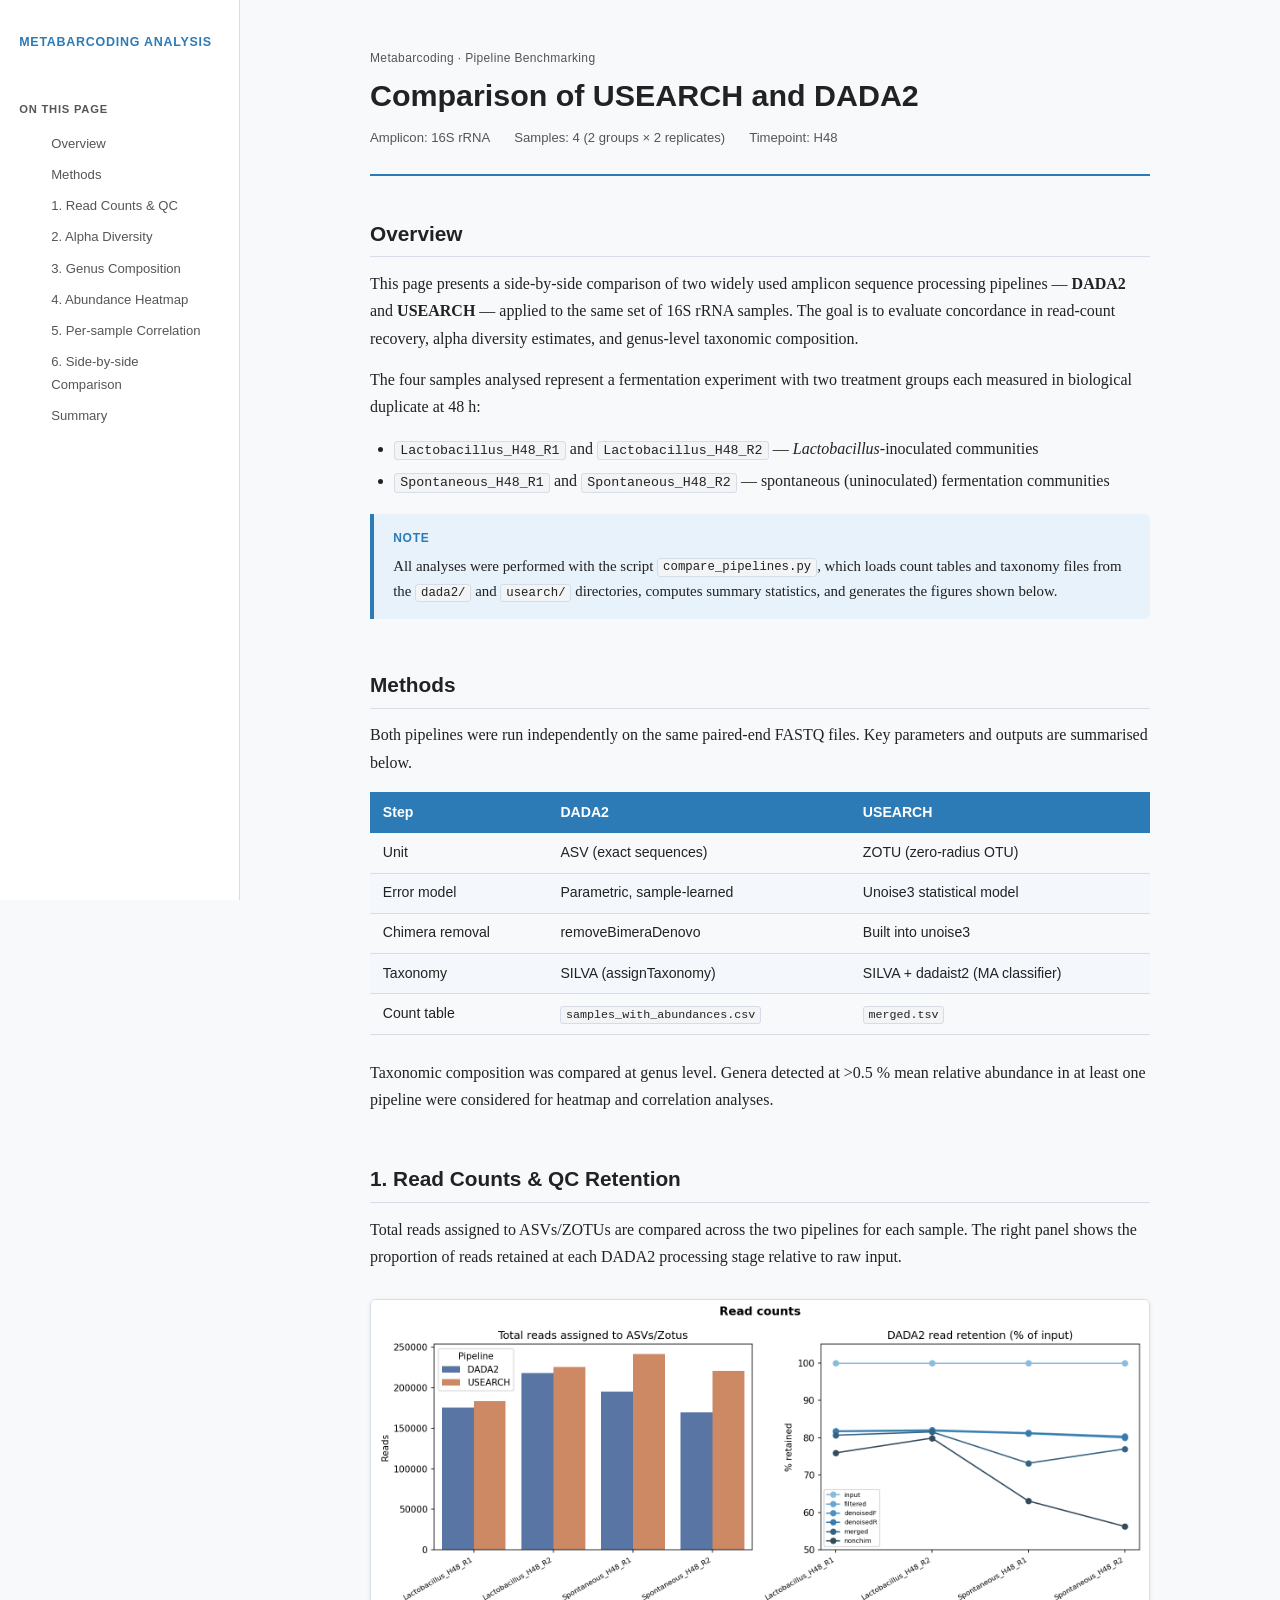
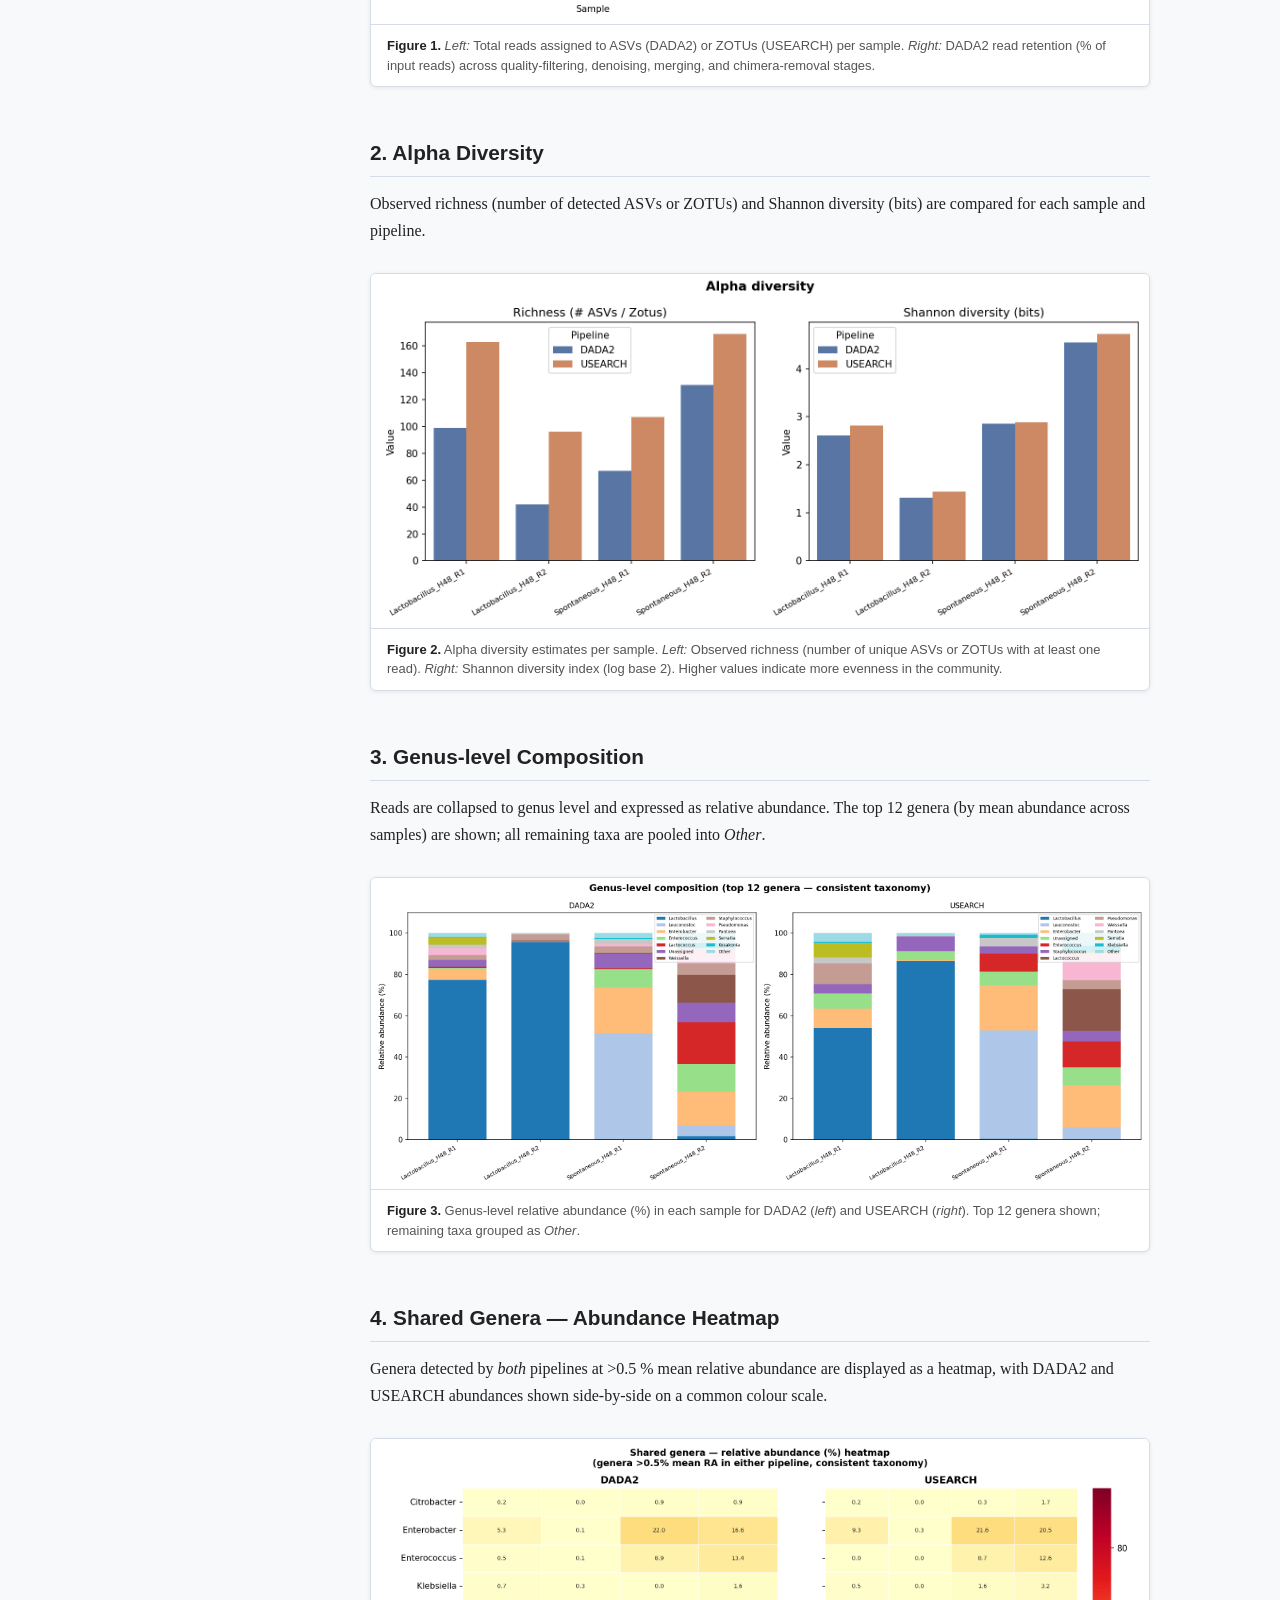
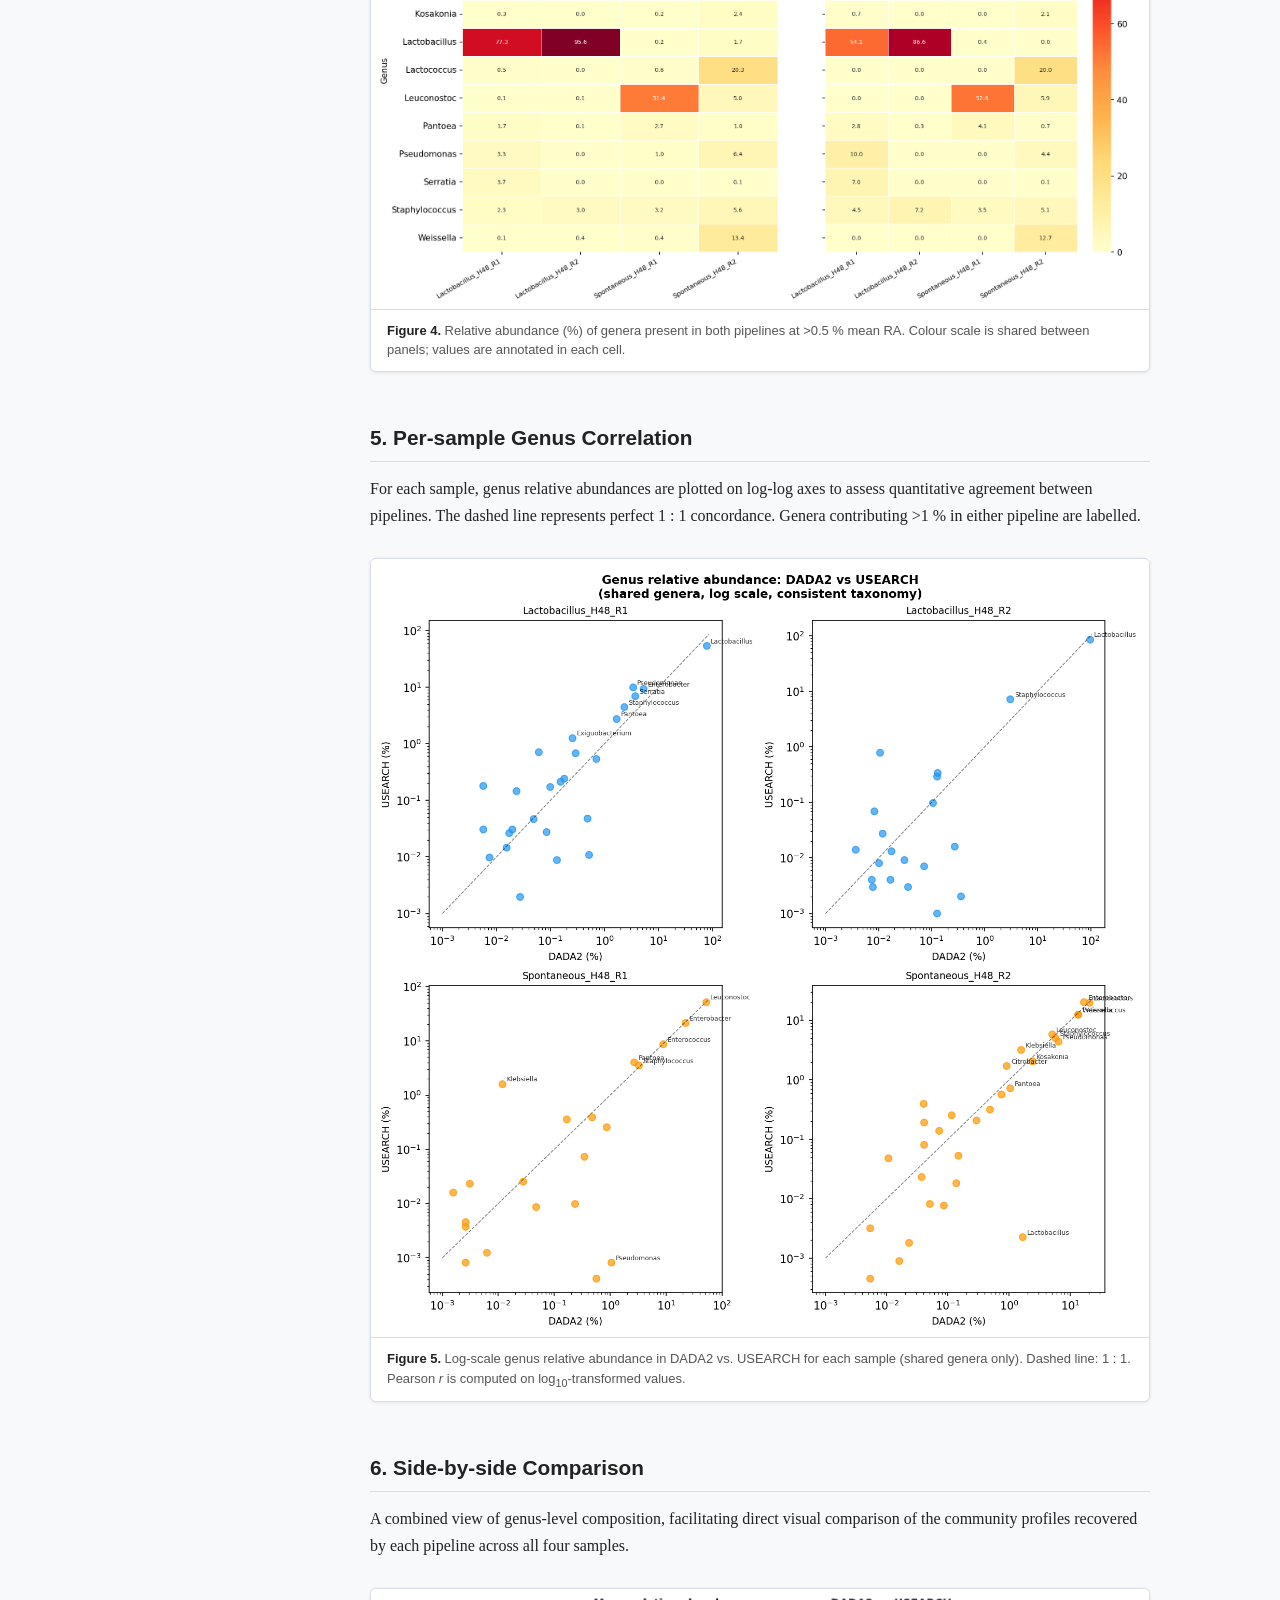
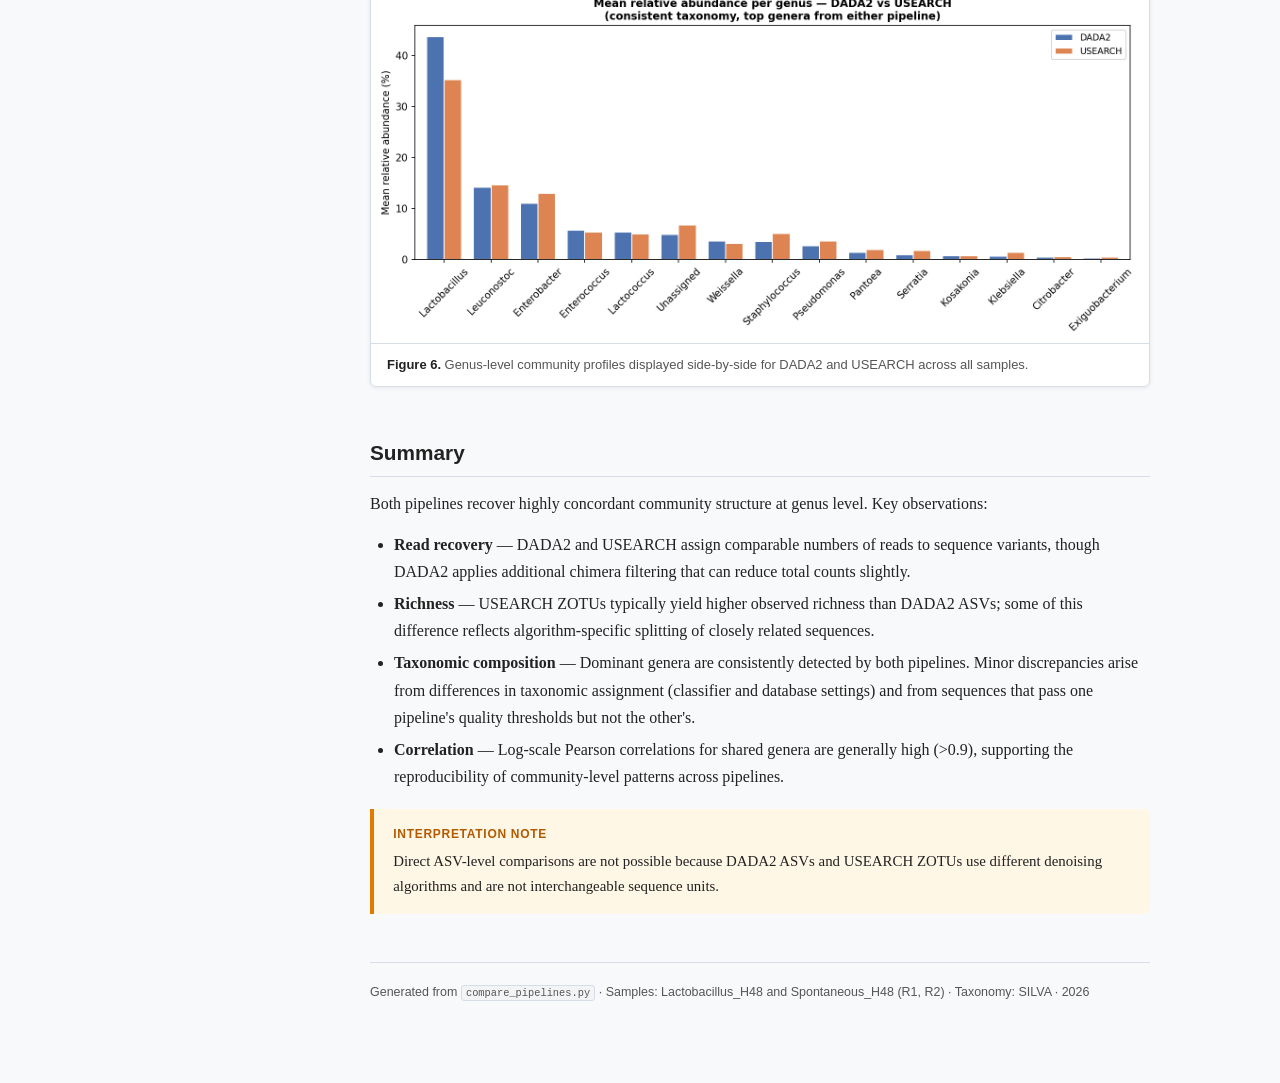
<file: docs/usearch/index.html>
<!DOCTYPE html>
<html lang="en">
<head>
  <meta charset="UTF-8" />
  <meta name="viewport" content="width=device-width, initial-scale=1.0" />
  <title>Comparison of USEARCH and DADA2</title>
  <style>
    /* ── Reset & base ──────────────────────────────────────────── */
    *, *::before, *::after { box-sizing: border-box; margin: 0; padding: 0; }

    :root {
      --sidebar-w: 240px;
      --accent:    #2c7bb6;
      --accent-lt: #e8f2fa;
      --text:      #222;
      --muted:     #555;
      --border:    #d6dde6;
      --bg:        #f8f9fa;
      --white:     #ffffff;
      --code-bg:   #f3f4f6;
      --radius:    6px;
      --shadow:    0 1px 4px rgba(0,0,0,.08);
    }

    html { scroll-behavior: smooth; }

    body {
      font-family: "Georgia", "Times New Roman", serif;
      font-size: 16px;
      line-height: 1.7;
      color: var(--text);
      background: var(--bg);
      display: flex;
      min-height: 100vh;
    }

    /* ── Sidebar ────────────────────────────────────────────────── */
    #sidebar {
      position: sticky;
      top: 0;
      height: 100vh;
      width: var(--sidebar-w);
      min-width: var(--sidebar-w);
      background: var(--white);
      border-right: 1px solid var(--border);
      overflow-y: auto;
      padding: 2rem 1.2rem;
      display: flex;
      flex-direction: column;
      gap: 1.5rem;
    }

    #sidebar .site-title {
      font-family: "Helvetica Neue", Arial, sans-serif;
      font-size: 0.78rem;
      font-weight: 700;
      text-transform: uppercase;
      letter-spacing: .06em;
      color: var(--accent);
    }

    #sidebar nav h3 {
      font-family: "Helvetica Neue", Arial, sans-serif;
      font-size: 0.7rem;
      font-weight: 700;
      text-transform: uppercase;
      letter-spacing: .07em;
      color: var(--muted);
      margin-bottom: 0.6rem;
    }

    #sidebar nav ol {
      list-style: none;
      padding: 0;
    }

    #sidebar nav ol li {
      margin: 0;
    }

    #sidebar nav ol li a {
      display: block;
      font-family: "Helvetica Neue", Arial, sans-serif;
      font-size: 0.82rem;
      color: var(--muted);
      text-decoration: none;
      padding: 0.28rem 0.5rem;
      border-radius: var(--radius);
      transition: background .15s, color .15s;
    }

    #sidebar nav ol li a:hover,
    #sidebar nav ol li a.active {
      background: var(--accent-lt);
      color: var(--accent);
    }

    #sidebar nav ol li a.sub {
      padding-left: 1.3rem;
      font-size: 0.77rem;
    }

    /* ── Main content ───────────────────────────────────────────── */
    main {
      flex: 1;
      max-width: 860px;
      margin: 0 auto;
      padding: 3rem 2.5rem 5rem;
    }

    /* ── Header ─────────────────────────────────────────────────── */
    header.page-header {
      border-bottom: 2px solid var(--accent);
      padding-bottom: 1.5rem;
      margin-bottom: 2.5rem;
    }

    header.page-header .breadcrumb {
      font-family: "Helvetica Neue", Arial, sans-serif;
      font-size: 0.75rem;
      color: var(--muted);
      letter-spacing: .03em;
      margin-bottom: 0.5rem;
    }

    h1.page-title {
      font-family: "Helvetica Neue", Arial, sans-serif;
      font-size: 1.9rem;
      font-weight: 700;
      color: var(--text);
      line-height: 1.25;
      margin-bottom: 0.8rem;
    }

    .page-meta {
      font-family: "Helvetica Neue", Arial, sans-serif;
      font-size: 0.82rem;
      color: var(--muted);
      display: flex;
      gap: 1.5rem;
      flex-wrap: wrap;
    }

    /* ── Sections ────────────────────────────────────────────────── */
    section {
      margin-bottom: 3rem;
      scroll-margin-top: 1.5rem;
    }

    h2 {
      font-family: "Helvetica Neue", Arial, sans-serif;
      font-size: 1.3rem;
      font-weight: 700;
      color: var(--text);
      margin: 2rem 0 0.8rem;
      padding-bottom: 0.35rem;
      border-bottom: 1px solid var(--border);
    }

    h3 {
      font-family: "Helvetica Neue", Arial, sans-serif;
      font-size: 1.05rem;
      font-weight: 600;
      color: var(--text);
      margin: 1.4rem 0 0.5rem;
    }

    p {
      margin-bottom: 0.9rem;
    }

    ul, ol {
      margin: 0.5rem 0 0.9rem 1.5rem;
    }

    li { margin-bottom: 0.3rem; }

    code {
      font-family: "SF Mono", "Fira Mono", "Consolas", monospace;
      font-size: 0.83em;
      background: var(--code-bg);
      border: 1px solid var(--border);
      border-radius: 3px;
      padding: 0.1em 0.4em;
    }

    /* ── Callout boxes ───────────────────────────────────────────── */
    .callout {
      border-left: 4px solid var(--accent);
      background: var(--accent-lt);
      border-radius: 0 var(--radius) var(--radius) 0;
      padding: 0.9rem 1.2rem;
      margin: 1.2rem 0;
      font-size: 0.93rem;
    }

    .callout.note  { border-color: var(--accent);  background: var(--accent-lt); }
    .callout.warn  { border-color: #e07b00; background: #fff7e6; }

    .callout strong {
      font-family: "Helvetica Neue", Arial, sans-serif;
      font-size: 0.75rem;
      text-transform: uppercase;
      letter-spacing: .06em;
      display: block;
      margin-bottom: 0.3rem;
      color: var(--accent);
    }

    .callout.warn strong { color: #b35900; }

    /* ── Methods table ───────────────────────────────────────────── */
    table {
      width: 100%;
      border-collapse: collapse;
      font-size: 0.88rem;
      margin: 1rem 0 1.5rem;
      font-family: "Helvetica Neue", Arial, sans-serif;
    }

    th {
      background: var(--accent);
      color: var(--white);
      font-weight: 600;
      text-align: left;
      padding: 0.55rem 0.8rem;
    }

    td {
      padding: 0.48rem 0.8rem;
      border-bottom: 1px solid var(--border);
      vertical-align: top;
    }

    tr:nth-child(even) td { background: #f4f7fb; }

    /* ── Figures ─────────────────────────────────────────────────── */
    figure {
      margin: 1.8rem 0;
      background: var(--white);
      border: 1px solid var(--border);
      border-radius: var(--radius);
      box-shadow: var(--shadow);
      overflow: hidden;
    }

    figure img {
      display: block;
      width: 100%;
      height: auto;
      border-bottom: 1px solid var(--border);
    }

    figcaption {
      font-family: "Helvetica Neue", Arial, sans-serif;
      font-size: 0.81rem;
      color: var(--muted);
      padding: 0.7rem 1rem;
      line-height: 1.5;
    }

    figcaption strong {
      color: var(--text);
    }

    /* ── Footer ──────────────────────────────────────────────────── */
    footer {
      font-family: "Helvetica Neue", Arial, sans-serif;
      font-size: 0.78rem;
      color: var(--muted);
      border-top: 1px solid var(--border);
      padding-top: 1.2rem;
      margin-top: 3rem;
    }

    /* ── Responsive ──────────────────────────────────────────────── */
    @media (max-width: 720px) {
      body { flex-direction: column; }
      #sidebar {
        position: static;
        height: auto;
        width: 100%;
        border-right: none;
        border-bottom: 1px solid var(--border);
        padding: 1rem;
      }
      main { padding: 1.5rem 1rem 3rem; }
    }
  </style>
</head>
<body>

<!-- ══════════════════════════════════════════════════════════════ -->
<!-- SIDEBAR                                                        -->
<!-- ══════════════════════════════════════════════════════════════ -->
<aside id="sidebar">
  <div class="site-title">Metabarcoding Analysis</div>

  <nav aria-label="Table of contents">
    <h3>On this page</h3>
    <ol>
      <li><a href="#overview">Overview</a></li>
      <li><a href="#methods">Methods</a></li>
      <li><a href="#read-counts">1. Read Counts &amp; QC</a></li>
      <li><a href="#alpha-div">2. Alpha Diversity</a></li>
      <li><a href="#composition">3. Genus Composition</a></li>
      <li><a href="#heatmap">4. Abundance Heatmap</a></li>
      <li><a href="#scatter">5. Per-sample Correlation</a></li>
      <li><a href="#side-by-side">6. Side-by-side Comparison</a></li>
      <li><a href="#summary">Summary</a></li>
    </ol>
  </nav>
</aside>

<!-- ══════════════════════════════════════════════════════════════ -->
<!-- MAIN                                                           -->
<!-- ══════════════════════════════════════════════════════════════ -->
<main>

  <header class="page-header">
    <p class="breadcrumb">Metabarcoding · Pipeline Benchmarking</p>
    <h1 class="page-title">Comparison of USEARCH and DADA2</h1>
    <div class="page-meta">
      <span>Amplicon: 16S rRNA</span>
      <span>Samples: 4 (2 groups × 2 replicates)</span>
      <span>Timepoint: H48</span>
    </div>
  </header>

  <!-- ── Overview ─────────────────────────────────────────────── -->
  <section id="overview">
    <h2>Overview</h2>

    <p>
      This page presents a side-by-side comparison of two widely used amplicon
      sequence processing pipelines — <strong>DADA2</strong> and
      <strong>USEARCH</strong> — applied to the same set of 16S rRNA samples.
      The goal is to evaluate concordance in read-count recovery, alpha
      diversity estimates, and genus-level taxonomic composition.
    </p>

    <p>
      The four samples analysed represent a fermentation experiment with two
      treatment groups each measured in biological duplicate at 48 h:
    </p>

    <ul>
      <li><code>Lactobacillus_H48_R1</code> and <code>Lactobacillus_H48_R2</code> —
          <em>Lactobacillus</em>-inoculated communities</li>
      <li><code>Spontaneous_H48_R1</code> and <code>Spontaneous_H48_R2</code> —
          spontaneous (uninoculated) fermentation communities</li>
    </ul>

    <div class="callout note">
      <strong>Note</strong>
      All analyses were performed with the script
      <code>compare_pipelines.py</code>, which loads count tables and taxonomy
      files from the <code>dada2/</code> and <code>usearch/</code> directories,
      computes summary statistics, and generates the figures shown below.
    </div>
  </section>

  <!-- ── Methods ──────────────────────────────────────────────── -->
  <section id="methods">
    <h2>Methods</h2>

    <p>
      Both pipelines were run independently on the same paired-end FASTQ files.
      Key parameters and outputs are summarised below.
    </p>

    <table>
      <thead>
        <tr>
          <th>Step</th>
          <th>DADA2</th>
          <th>USEARCH</th>
        </tr>
      </thead>
      <tbody>
        <tr>
          <td>Unit</td>
          <td>ASV (exact sequences)</td>
          <td>ZOTU (zero-radius OTU)</td>
        </tr>
        <tr>
          <td>Error model</td>
          <td>Parametric, sample-learned</td>
          <td>Unoise3 statistical model</td>
        </tr>
        <tr>
          <td>Chimera removal</td>
          <td>removeBimeraDenovo</td>
          <td>Built into unoise3</td>
        </tr>
        <tr>
          <td>Taxonomy</td>
          <td>SILVA (assignTaxonomy)</td>
          <td>SILVA + dadaist2 (MA classifier)</td>
        </tr>
        <tr>
          <td>Count table</td>
          <td><code>samples_with_abundances.csv</code></td>
          <td><code>merged.tsv</code></td>
        </tr>
      </tbody>
    </table>

    <p>
      Taxonomic composition was compared at genus level. Genera detected at
      &gt;0.5 % mean relative abundance in at least one pipeline were
      considered for heatmap and correlation analyses.
    </p>
  </section>

  <!-- ── 1. Read counts ────────────────────────────────────────── -->
  <section id="read-counts">
    <h2>1. Read Counts &amp; QC Retention</h2>

    <p>
      Total reads assigned to ASVs/ZOTUs are compared across the two pipelines
      for each sample. The right panel shows the proportion of reads retained at
      each DADA2 processing stage relative to raw input.
    </p>

    <figure>
      <img src="01_read_counts.png"
           alt="Bar chart of total reads per sample for DADA2 and USEARCH, and a line chart of DADA2 read retention stages" />
      <figcaption>
        <strong>Figure 1.</strong> <em>Left:</em> Total reads assigned to
        ASVs (DADA2) or ZOTUs (USEARCH) per sample. <em>Right:</em> DADA2
        read retention (% of input reads) across quality-filtering, denoising,
        merging, and chimera-removal stages.
      </figcaption>
    </figure>
  </section>

  <!-- ── 2. Alpha diversity ────────────────────────────────────── -->
  <section id="alpha-div">
    <h2>2. Alpha Diversity</h2>

    <p>
      Observed richness (number of detected ASVs or ZOTUs) and Shannon
      diversity (bits) are compared for each sample and pipeline.
    </p>

    <figure>
      <img src="02_alpha_diversity.png"
           alt="Grouped bar charts of ASV/ZOTU richness and Shannon diversity for DADA2 and USEARCH" />
      <figcaption>
        <strong>Figure 2.</strong> Alpha diversity estimates per sample.
        <em>Left:</em> Observed richness (number of unique ASVs or ZOTUs
        with at least one read). <em>Right:</em> Shannon diversity index
        (log base 2). Higher values indicate more evenness in the community.
      </figcaption>
    </figure>
  </section>

  <!-- ── 3. Genus composition ──────────────────────────────────── -->
  <section id="composition">
    <h2>3. Genus-level Composition</h2>

    <p>
      Reads are collapsed to genus level and expressed as relative abundance.
      The top 12 genera (by mean abundance across samples) are shown; all
      remaining taxa are pooled into <em>Other</em>.
    </p>

    <figure>
      <img src="03_genus_composition.png"
           alt="Stacked bar charts of genus-level relative abundance for DADA2 (left) and USEARCH (right)" />
      <figcaption>
        <strong>Figure 3.</strong> Genus-level relative abundance (%) in each
        sample for DADA2 (<em>left</em>) and USEARCH (<em>right</em>).
        Top 12 genera shown; remaining taxa grouped as <em>Other</em>.
      </figcaption>
    </figure>
  </section>

  <!-- ── 4. Heatmap ───────────────────────────────────────────── -->
  <section id="heatmap">
    <h2>4. Shared Genera — Abundance Heatmap</h2>

    <p>
      Genera detected by <em>both</em> pipelines at &gt;0.5 % mean relative
      abundance are displayed as a heatmap, with DADA2 and USEARCH abundances
      shown side-by-side on a common colour scale.
    </p>

    <figure>
      <img src="04_genus_heatmap.png"
           alt="Side-by-side heatmaps of shared genus relative abundances for DADA2 and USEARCH" />
      <figcaption>
        <strong>Figure 4.</strong> Relative abundance (%) of genera present in
        both pipelines at &gt;0.5 % mean RA. Colour scale is shared between
        panels; values are annotated in each cell.
      </figcaption>
    </figure>
  </section>

  <!-- ── 5. Scatter ───────────────────────────────────────────── -->
  <section id="scatter">
    <h2>5. Per-sample Genus Correlation</h2>

    <p>
      For each sample, genus relative abundances are plotted on log-log axes
      to assess quantitative agreement between pipelines. The dashed line
      represents perfect 1 : 1 concordance. Genera contributing &gt;1 % in
      either pipeline are labelled.
    </p>

    <figure>
      <img src="05_genus_scatter.png"
           alt="2×2 grid of log-log scatter plots comparing DADA2 and USEARCH genus relative abundances per sample" />
      <figcaption>
        <strong>Figure 5.</strong> Log-scale genus relative abundance in DADA2
        vs. USEARCH for each sample (shared genera only). Dashed line: 1 : 1.
        Pearson <em>r</em> is computed on log<sub>10</sub>-transformed values.
      </figcaption>
    </figure>
  </section>

  <!-- ── 6. Side-by-side ───────────────────────────────────────── -->
  <section id="side-by-side">
    <h2>6. Side-by-side Comparison</h2>

    <p>
      A combined view of genus-level composition, facilitating direct visual
      comparison of the community profiles recovered by each pipeline across
      all four samples.
    </p>

    <figure>
      <img src="06_genus_side_by_side.png"
           alt="Side-by-side genus composition comparison across all four samples" />
      <figcaption>
        <strong>Figure 6.</strong> Genus-level community profiles displayed
        side-by-side for DADA2 and USEARCH across all samples.
      </figcaption>
    </figure>
  </section>

  <!-- ── Summary ───────────────────────────────────────────────── -->
  <section id="summary">
    <h2>Summary</h2>

    <p>
      Both pipelines recover highly concordant community structure at genus
      level. Key observations:
    </p>

    <ul>
      <li><strong>Read recovery</strong> — DADA2 and USEARCH assign comparable
          numbers of reads to sequence variants, though DADA2 applies
          additional chimera filtering that can reduce total counts slightly.</li>
      <li><strong>Richness</strong> — USEARCH ZOTUs typically yield higher
          observed richness than DADA2 ASVs; some of this difference reflects
          algorithm-specific splitting of closely related sequences.</li>
      <li><strong>Taxonomic composition</strong> — Dominant genera are
          consistently detected by both pipelines. Minor discrepancies arise
          from differences in taxonomic assignment (classifier and database
          settings) and from sequences that pass one pipeline's quality
          thresholds but not the other's.</li>
      <li><strong>Correlation</strong> — Log-scale Pearson correlations for
          shared genera are generally high (&gt;0.9), supporting the
          reproducibility of community-level patterns across pipelines.</li>
    </ul>

    <div class="callout warn">
      <strong>Interpretation note</strong>
      Direct ASV-level comparisons are not possible because DADA2 ASVs and
      USEARCH ZOTUs use different denoising algorithms and are not
      interchangeable sequence units.
    </div>
  </section>

  <footer>
    Generated from <code>compare_pipelines.py</code> · Samples: Lactobacillus_H48 and Spontaneous_H48 (R1, R2) ·
    Taxonomy: SILVA · 2026
  </footer>

</main>

</body>
</html>
</file>
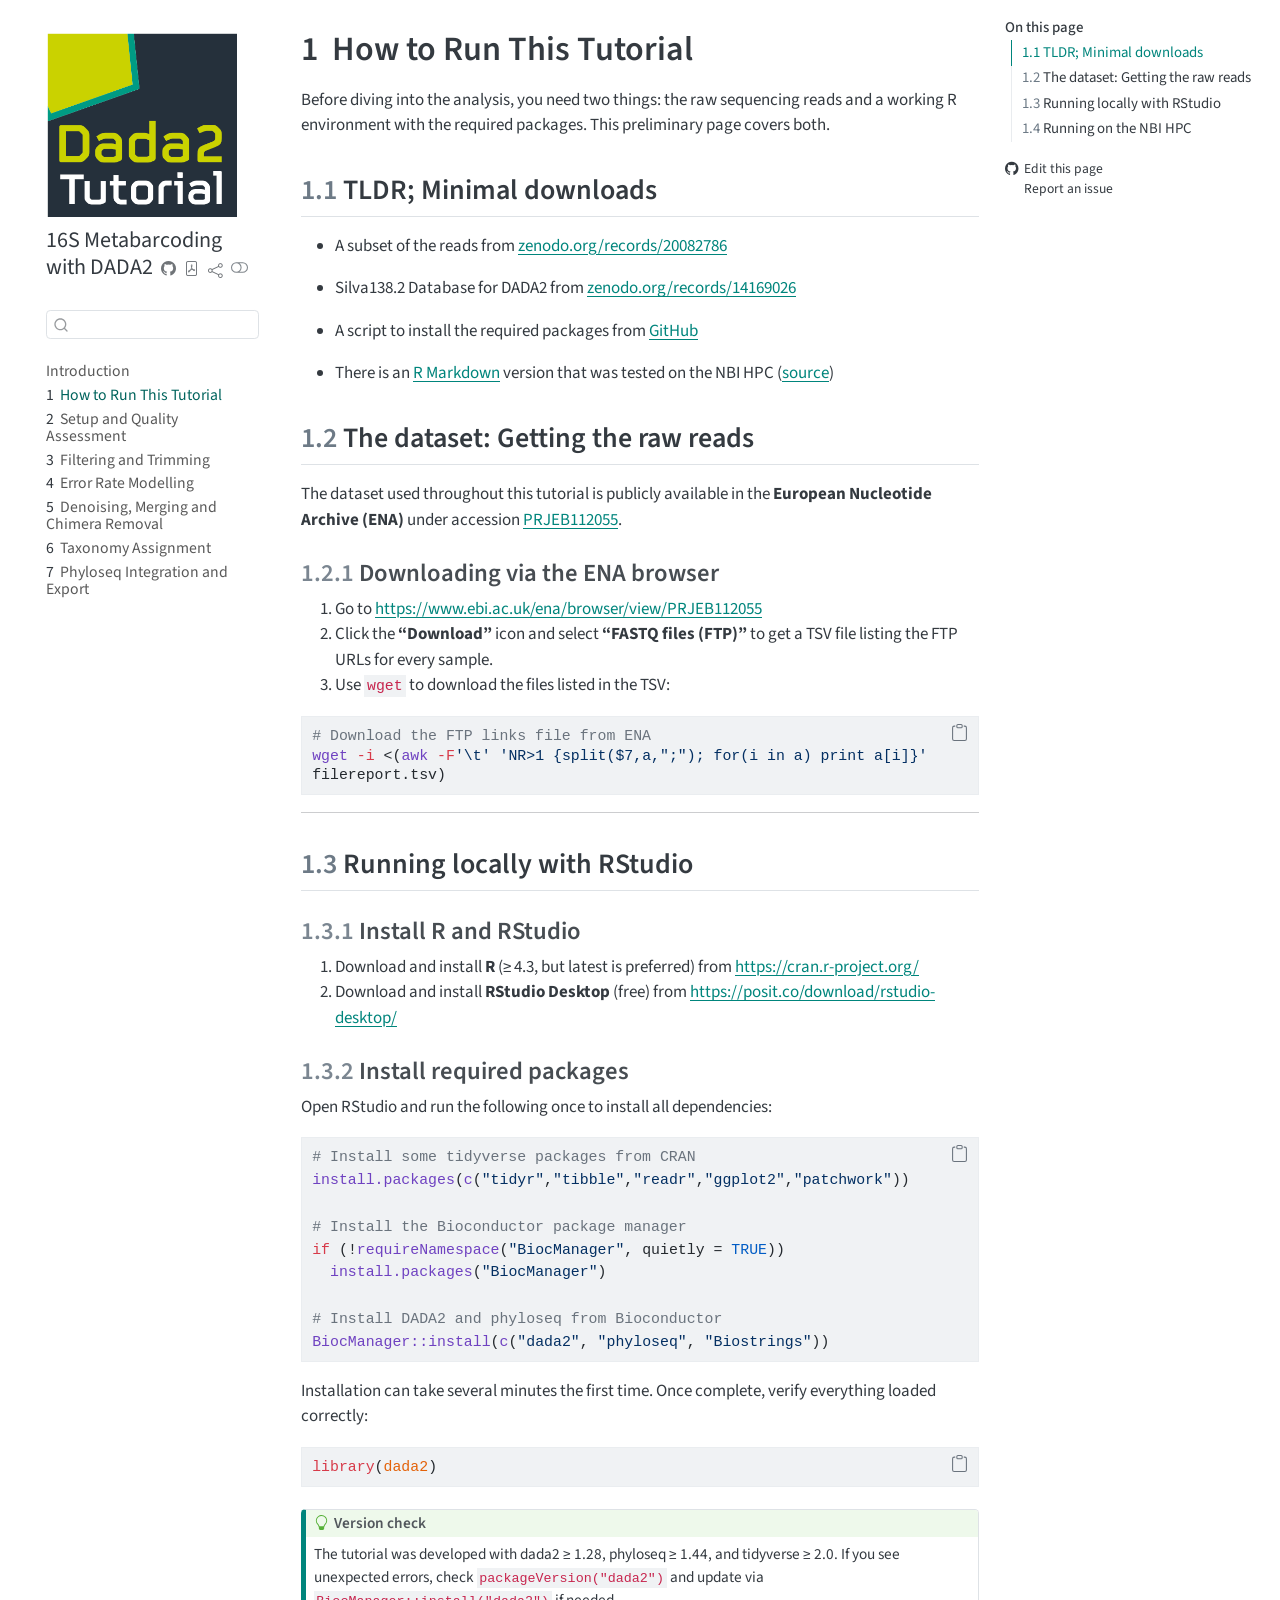
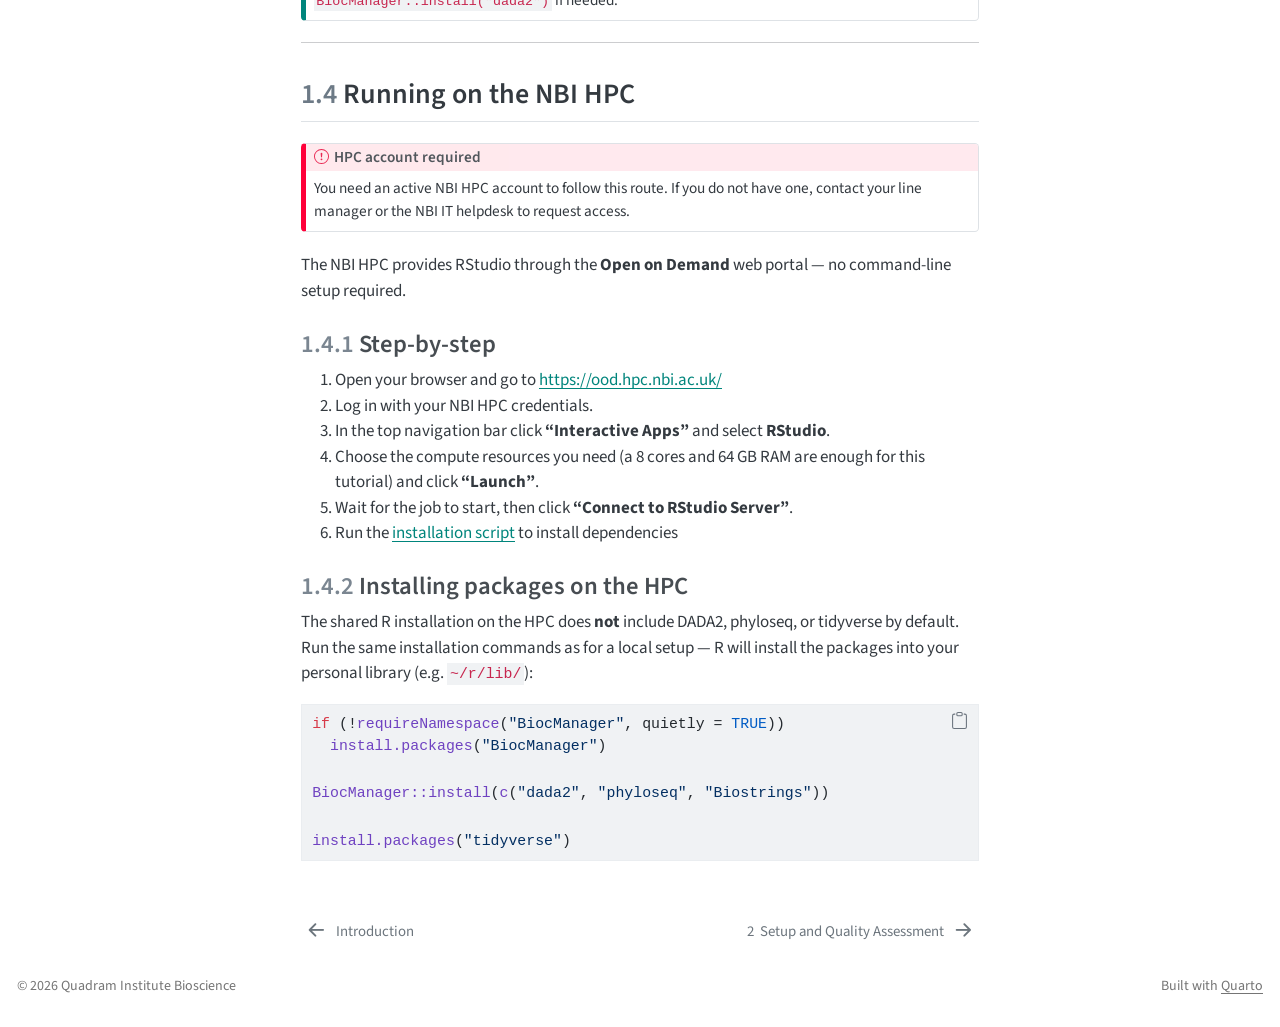
<file: docs/00_setup.html>
<!DOCTYPE html>
<html xmlns="http://www.w3.org/1999/xhtml" lang="en" xml:lang="en"><head>
<meta http-equiv="Content-Type" content="text/html; charset=UTF-8">
<meta charset="utf-8">
<meta name="generator" content="quarto-1.9.37">
<meta name="viewport" content="width=device-width, initial-scale=1.0, user-scalable=yes">
<title>1&nbsp; How to Run This Tutorial – 16S Metabarcoding with DADA2</title>
<style>
/* Default styles provided by pandoc.
** See https://pandoc.org/MANUAL.html#variables-for-html for config info.
*/
code{white-space: pre-wrap;}
span.smallcaps{font-variant: small-caps;}
div.columns{display: flex; gap: min(4vw, 1.5em);}
div.column{flex: auto; overflow-x: auto;}
div.hanging-indent{margin-left: 1.5em; text-indent: -1.5em;}
ul.task-list{list-style: none;}
ul.task-list li input[type="checkbox"] {
  width: 0.8em;
  margin: 0 0.8em 0.2em -1em; /* quarto-specific, see https://github.com/quarto-dev/quarto-cli/issues/4556 */ 
  vertical-align: middle;
}
/* CSS for syntax highlighting */
html { -webkit-text-size-adjust: 100%; }
pre > code.sourceCode { white-space: pre; position: relative; }
pre > code.sourceCode > span { display: inline-block; line-height: 1.25; }
pre > code.sourceCode > span:empty { height: 1.2em; }
.sourceCode { overflow: visible; }
code.sourceCode > span { color: inherit; text-decoration: inherit; }
div.sourceCode { margin: 1em 0; }
pre.sourceCode { margin: 0; }
@media screen {
div.sourceCode { overflow: auto; }
}
@media print {
pre > code.sourceCode { white-space: pre-wrap; }
pre > code.sourceCode > span { text-indent: -5em; padding-left: 5em; }
}
pre.numberSource code
  { counter-reset: source-line 0; }
pre.numberSource code > span
  { position: relative; left: -4em; counter-increment: source-line; }
pre.numberSource code > span > a:first-child::before
  { content: counter(source-line);
    position: relative; left: -1em; text-align: right; vertical-align: baseline;
    border: none; display: inline-block;
    -webkit-touch-callout: none; -webkit-user-select: none;
    -khtml-user-select: none; -moz-user-select: none;
    -ms-user-select: none; user-select: none;
    padding: 0 4px; width: 4em;
  }
pre.numberSource { margin-left: 3em;  padding-left: 4px; }
div.sourceCode
  {   }
@media screen {
pre > code.sourceCode > span > a:first-child::before { text-decoration: underline; }
}
</style>

<script src="site_libs/quarto-nav/quarto-nav.js"></script>
<script src="site_libs/quarto-nav/headroom.min.js"></script>
<script src="site_libs/clipboard/clipboard.min.js"></script>
<script src="site_libs/quarto-search/autocomplete.umd.js"></script>
<script src="site_libs/quarto-search/fuse.min.js"></script>
<script src="site_libs/quarto-search/quarto-search.js"></script>
<meta name="quarto:offset" content="./">
<link href="./01_setup_quality.html" rel="next">
<link href="./index.html" rel="prev">
<script src="site_libs/quarto-html/quarto.js" type="module"></script>
<script src="site_libs/quarto-html/tabsets/tabsets.js" type="module"></script>
<script src="site_libs/quarto-html/popper.min.js"></script>
<script src="site_libs/quarto-html/tippy.umd.min.js"></script>
<script src="site_libs/quarto-html/anchor.min.js"></script>
<link href="site_libs/quarto-html/tippy.css" rel="stylesheet">
<link href="site_libs/quarto-html/quarto-syntax-highlighting-acf12a64177840b8d86f2d4f01b2e9fb.css" rel="stylesheet" class="quarto-color-scheme" id="quarto-text-highlighting-styles">
<link href="site_libs/quarto-html/quarto-syntax-highlighting-dark-23bbe8b5e4efc1e257f6d59dce478b08.css" rel="stylesheet" class="quarto-color-scheme quarto-color-alternate" id="quarto-text-highlighting-styles">
<link href="site_libs/quarto-html/quarto-syntax-highlighting-acf12a64177840b8d86f2d4f01b2e9fb.css" rel="stylesheet" class="quarto-color-scheme-extra" id="quarto-text-highlighting-styles">
<script src="site_libs/bootstrap/bootstrap.min.js"></script>
<link href="site_libs/bootstrap/bootstrap-icons.css" rel="stylesheet">
<link href="site_libs/bootstrap/bootstrap-576413e428a37d8ed27b4a9cb944cc35.min.css" rel="stylesheet" append-hash="true" class="quarto-color-scheme" id="quarto-bootstrap" data-mode="light">
<link href="site_libs/bootstrap/bootstrap-dark-e9d9fa513417b44937a3bbe1e12c5f34.min.css" rel="stylesheet" append-hash="true" class="quarto-color-scheme quarto-color-alternate" id="quarto-bootstrap" data-mode="dark">
<link href="site_libs/bootstrap/bootstrap-576413e428a37d8ed27b4a9cb944cc35.min.css" rel="stylesheet" append-hash="true" class="quarto-color-scheme-extra" id="quarto-bootstrap" data-mode="light"><script id="quarto-search-options" type="application/json">{
  "location": "sidebar",
  "copy-button": false,
  "collapse-after": 3,
  "panel-placement": "start",
  "type": "textbox",
  "limit": 50,
  "keyboard-shortcut": [
    "f",
    "/",
    "s"
  ],
  "show-item-context": false,
  "language": {
    "search-no-results-text": "No results",
    "search-matching-documents-text": "matching documents",
    "search-copy-link-title": "Copy link to search",
    "search-hide-matches-text": "Hide additional matches",
    "search-more-match-text": "more match in this document",
    "search-more-matches-text": "more matches in this document",
    "search-clear-button-title": "Clear",
    "search-text-placeholder": "",
    "search-detached-cancel-button-title": "Cancel",
    "search-submit-button-title": "Submit",
    "search-label": "Search"
  }
}</script><style>html{ scroll-behavior: smooth; }</style>
<link href="site_libs/pagedtable-1.1/css/pagedtable.css" rel="stylesheet">
<script src="site_libs/pagedtable-1.1/js/pagedtable.js"></script>
</head>
<body class="nav-sidebar floating quarto-light"><script id="quarto-html-before-body" type="application/javascript">
    const toggleBodyColorMode = (bsSheetEl) => {
      const mode = bsSheetEl.getAttribute("data-mode");
      const bodyEl = window.document.querySelector("body");
      if (mode === "dark") {
        bodyEl.classList.add("quarto-dark");
        bodyEl.classList.remove("quarto-light");
      } else {
        bodyEl.classList.add("quarto-light");
        bodyEl.classList.remove("quarto-dark");
      }
    }
    const toggleBodyColorPrimary = () => {
      const bsSheetEl = window.document.querySelector("link#quarto-bootstrap:not([rel=disabled-stylesheet])");
      if (bsSheetEl) {
        toggleBodyColorMode(bsSheetEl);
      }
    }
    const setColorSchemeToggle = (alternate) => {
      const toggles = window.document.querySelectorAll('.quarto-color-scheme-toggle');
      for (let i=0; i < toggles.length; i++) {
        const toggle = toggles[i];
        if (toggle) {
          if (alternate) {
            toggle.classList.add("alternate");
          } else {
            toggle.classList.remove("alternate");
          }
        }
      }
    };
    const toggleColorMode = (alternate) => {
      // Switch the stylesheets
      const primaryStylesheets = window.document.querySelectorAll('link.quarto-color-scheme:not(.quarto-color-alternate)');
      const alternateStylesheets = window.document.querySelectorAll('link.quarto-color-scheme.quarto-color-alternate');
      manageTransitions('#quarto-margin-sidebar .nav-link', false);
      if (alternate) {
        // note: dark is layered on light, we don't disable primary!
        enableStylesheet(alternateStylesheets);
        for (const sheetNode of alternateStylesheets) {
          if (sheetNode.id === "quarto-bootstrap") {
            toggleBodyColorMode(sheetNode);
          }
        }
      } else {
        disableStylesheet(alternateStylesheets);
        enableStylesheet(primaryStylesheets)
        toggleBodyColorPrimary();
      }
      manageTransitions('#quarto-margin-sidebar .nav-link', true);
      // Switch the toggles
      setColorSchemeToggle(alternate)
      // Hack to workaround the fact that safari doesn't
      // properly recolor the scrollbar when toggling (#1455)
      if (navigator.userAgent.indexOf('Safari') > 0 && navigator.userAgent.indexOf('Chrome') == -1) {
        manageTransitions("body", false);
        window.scrollTo(0, 1);
        setTimeout(() => {
          window.scrollTo(0, 0);
          manageTransitions("body", true);
        }, 40);
      }
    }
    const disableStylesheet = (stylesheets) => {
      for (let i=0; i < stylesheets.length; i++) {
        const stylesheet = stylesheets[i];
        stylesheet.rel = 'disabled-stylesheet';
      }
    }
    const enableStylesheet = (stylesheets) => {
      for (let i=0; i < stylesheets.length; i++) {
        const stylesheet = stylesheets[i];
        if(stylesheet.rel !== 'stylesheet') { // for Chrome, which will still FOUC without this check
          stylesheet.rel = 'stylesheet';
        }
      }
    }
    const manageTransitions = (selector, allowTransitions) => {
      const els = window.document.querySelectorAll(selector);
      for (let i=0; i < els.length; i++) {
        const el = els[i];
        if (allowTransitions) {
          el.classList.remove('notransition');
        } else {
          el.classList.add('notransition');
        }
      }
    }
    const isFileUrl = () => {
      return window.location.protocol === 'file:';
    }
    const hasAlternateSentinel = () => {
      let styleSentinel = getColorSchemeSentinel();
      if (styleSentinel !== null) {
        return styleSentinel === "alternate";
      } else {
        return false;
      }
    }
    const setStyleSentinel = (alternate) => {
      const value = alternate ? "alternate" : "default";
      if (!isFileUrl()) {
        window.localStorage.setItem("quarto-color-scheme", value);
      } else {
        localAlternateSentinel = value;
      }
    }
    const getColorSchemeSentinel = () => {
      if (!isFileUrl()) {
        const storageValue = window.localStorage.getItem("quarto-color-scheme");
        return storageValue != null ? storageValue : localAlternateSentinel;
      } else {
        return localAlternateSentinel;
      }
    }
    const toggleGiscusIfUsed = (isAlternate, darkModeDefault) => {
      const baseTheme = document.querySelector('#giscus-base-theme')?.value ?? 'light';
      const alternateTheme = document.querySelector('#giscus-alt-theme')?.value ?? 'dark';
      let newTheme = '';
      if(authorPrefersDark) {
        newTheme = isAlternate ? baseTheme : alternateTheme;
      } else {
        newTheme = isAlternate ? alternateTheme : baseTheme;
      }
      const changeGiscusTheme = () => {
        // From: https://github.com/giscus/giscus/issues/336
        const sendMessage = (message) => {
          const iframe = document.querySelector('iframe.giscus-frame');
          if (!iframe) return;
          iframe.contentWindow.postMessage({ giscus: message }, 'https://giscus.app');
        }
        sendMessage({
          setConfig: {
            theme: newTheme
          }
        });
      }
      const isGiscussLoaded = window.document.querySelector('iframe.giscus-frame') !== null;
      if (isGiscussLoaded) {
        changeGiscusTheme();
      }
    };
    const authorPrefersDark = false;
    const darkModeDefault = authorPrefersDark;
      document.querySelector('link#quarto-text-highlighting-styles.quarto-color-scheme-extra').rel = 'disabled-stylesheet';
      document.querySelector('link#quarto-bootstrap.quarto-color-scheme-extra').rel = 'disabled-stylesheet';
    let localAlternateSentinel = darkModeDefault ? 'alternate' : 'default';
    // Dark / light mode switch
    window.quartoToggleColorScheme = () => {
      // Read the current dark / light value
      let toAlternate = !hasAlternateSentinel();
      toggleColorMode(toAlternate);
      setStyleSentinel(toAlternate);
      toggleGiscusIfUsed(toAlternate, darkModeDefault);
      window.dispatchEvent(new Event('resize'));
    };
    // Switch to dark mode if need be
    if (hasAlternateSentinel()) {
      toggleColorMode(true);
    } else {
      toggleColorMode(false);
    }
  </script>

<div id="quarto-search-results"></div>
  <header id="quarto-header" class="headroom fixed-top"><nav class="quarto-secondary-nav"><div class="container-fluid d-flex">
      <button type="button" class="quarto-btn-toggle btn" data-bs-toggle="collapse" role="button" data-bs-target=".quarto-sidebar-collapse-item" aria-controls="quarto-sidebar" aria-expanded="false" aria-label="Toggle sidebar navigation" onclick="if (window.quartoToggleHeadroom) { window.quartoToggleHeadroom(); }">
        <i class="bi bi-layout-text-sidebar-reverse"></i>
      </button>
        <nav class="quarto-page-breadcrumbs" aria-label="breadcrumb"><ol class="breadcrumb"><li class="breadcrumb-item"><a href="./00_setup.html"><span class="chapter-number">1</span>&nbsp; <span class="chapter-title">How to Run This Tutorial</span></a></li></ol></nav>
        <a class="flex-grow-1" role="navigation" data-bs-toggle="collapse" data-bs-target=".quarto-sidebar-collapse-item" aria-controls="quarto-sidebar" aria-expanded="false" aria-label="Toggle sidebar navigation" onclick="if (window.quartoToggleHeadroom) { window.quartoToggleHeadroom(); }">      
        </a>
      <button type="button" class="btn quarto-search-button" aria-label="Search" onclick="window.quartoOpenSearch();">
        <i class="bi bi-search"></i>
      </button>
    </div>
  </nav></header><!-- content --><div id="quarto-content" class="quarto-container page-columns page-rows-contents page-layout-article">
<!-- sidebar -->
  <nav id="quarto-sidebar" class="sidebar collapse collapse-horizontal quarto-sidebar-collapse-item sidebar-navigation floating overflow-auto"><div class="pt-lg-2 mt-2 text-left sidebar-header sidebar-header-stacked">
      <a href="https://corebio.info/" class="sidebar-logo-link">
      <img src="./images/metabarcoding.png" alt="Quadram Institute Bioscience" class="sidebar-logo light-content py-0 d-lg-inline d-none"><img src="./images/metabarcoding.png" alt="Quadram Institute Bioscience" class="sidebar-logo dark-content py-0 d-lg-inline d-none"></a>
    <div class="sidebar-title mb-0 py-0">
      <a href="./">16S Metabarcoding with DADA2</a> 
        <div class="sidebar-tools-main tools-wide">
    <a href="https://github.com/quadram-institute-bioscience/metabarcoding-tutorial-2026/" title="Source Code" class="quarto-navigation-tool px-1" aria-label="Source Code"><i class="bi bi-github"></i></a>
    <a href="./16S-Metabarcoding-with-DADA2.pdf" title="Download PDF" class="quarto-navigation-tool px-1" aria-label="Download PDF"><i class="bi bi-file-pdf"></i></a>
    <div class="dropdown">
      <a href="" title="Share" id="quarto-navigation-tool-dropdown-0" class="quarto-navigation-tool dropdown-toggle px-1" data-bs-toggle="dropdown" aria-expanded="false" role="link" aria-label="Share"><i class="bi bi-share"></i></a>
      <ul class="dropdown-menu" aria-labelledby="quarto-navigation-tool-dropdown-0">
<li>
            <a class="dropdown-item sidebar-tools-main-item" href="https://twitter.com/intent/tweet?url=%7Curl%7C">
              <i class="bi bi-twitter pe-1"></i>
            Twitter
            </a>
          </li>
          <li>
            <a class="dropdown-item sidebar-tools-main-item" href="https://www.linkedin.com/sharing/share-offsite/?url=%7Curl%7C">
              <i class="bi bi-linkedin pe-1"></i>
            LinkedIn
            </a>
          </li>
      </ul>
</div>
  <a href="" class="quarto-color-scheme-toggle quarto-navigation-tool  px-1" onclick="window.quartoToggleColorScheme(); return false;" title="Toggle dark mode"><i class="bi"></i></a>
</div>
    </div>
      </div>
        <div class="mt-2 flex-shrink-0 align-items-center">
        <div class="sidebar-search">
        <div id="quarto-search" class="" title="Search"></div>
        </div>
        </div>
    <div class="sidebar-menu-container"> 
    <ul class="list-unstyled mt-1">
<li class="sidebar-item">
  <div class="sidebar-item-container"> 
  <a href="./index.html" class="sidebar-item-text sidebar-link">
 <span class="menu-text">Introduction</span></a>
  </div>
</li>
        <li class="sidebar-item">
  <div class="sidebar-item-container"> 
  <a href="./00_setup.html" class="sidebar-item-text sidebar-link active">
 <span class="menu-text"><span class="chapter-number">1</span>&nbsp; <span class="chapter-title">How to Run This Tutorial</span></span></a>
  </div>
</li>
        <li class="sidebar-item">
  <div class="sidebar-item-container"> 
  <a href="./01_setup_quality.html" class="sidebar-item-text sidebar-link">
 <span class="menu-text"><span class="chapter-number">2</span>&nbsp; <span class="chapter-title">Setup and Quality Assessment</span></span></a>
  </div>
</li>
        <li class="sidebar-item">
  <div class="sidebar-item-container"> 
  <a href="./02_filter_trim.html" class="sidebar-item-text sidebar-link">
 <span class="menu-text"><span class="chapter-number">3</span>&nbsp; <span class="chapter-title">Filtering and Trimming</span></span></a>
  </div>
</li>
        <li class="sidebar-item">
  <div class="sidebar-item-container"> 
  <a href="./03_error_models.html" class="sidebar-item-text sidebar-link">
 <span class="menu-text"><span class="chapter-number">4</span>&nbsp; <span class="chapter-title">Error Rate Modelling</span></span></a>
  </div>
</li>
        <li class="sidebar-item">
  <div class="sidebar-item-container"> 
  <a href="./04_denoise_merge.html" class="sidebar-item-text sidebar-link">
 <span class="menu-text"><span class="chapter-number">5</span>&nbsp; <span class="chapter-title">Denoising, Merging and Chimera Removal</span></span></a>
  </div>
</li>
        <li class="sidebar-item">
  <div class="sidebar-item-container"> 
  <a href="./05_taxonomy.html" class="sidebar-item-text sidebar-link">
 <span class="menu-text"><span class="chapter-number">6</span>&nbsp; <span class="chapter-title">Taxonomy Assignment</span></span></a>
  </div>
</li>
        <li class="sidebar-item">
  <div class="sidebar-item-container"> 
  <a href="./06_phyloseq_export.html" class="sidebar-item-text sidebar-link">
 <span class="menu-text"><span class="chapter-number">7</span>&nbsp; <span class="chapter-title">Phyloseq Integration and Export</span></span></a>
  </div>
</li>
    </ul>
</div>
</nav><div id="quarto-sidebar-glass" class="quarto-sidebar-collapse-item" data-bs-toggle="collapse" data-bs-target=".quarto-sidebar-collapse-item"></div>
<!-- margin-sidebar -->
    <div id="quarto-margin-sidebar" class="sidebar margin-sidebar">
        <nav id="TOC" role="doc-toc" class="toc-active"><h2 id="toc-title">On this page</h2>
   
  <ul>
<li><a href="#tldr-minimal-downloads" id="toc-tldr-minimal-downloads" class="nav-link active" data-scroll-target="#tldr-minimal-downloads"><span class="header-section-number">1.1</span> TLDR; Minimal downloads</a></li>
  <li>
<a href="#the-dataset-getting-the-raw-reads" id="toc-the-dataset-getting-the-raw-reads" class="nav-link" data-scroll-target="#the-dataset-getting-the-raw-reads"><span class="header-section-number">1.2</span> The dataset: Getting the raw reads</a>
  <ul class="collapse">
<li><a href="#downloading-via-the-ena-browser" id="toc-downloading-via-the-ena-browser" class="nav-link" data-scroll-target="#downloading-via-the-ena-browser"><span class="header-section-number">1.2.1</span> Downloading via the ENA browser</a></li>
  </ul>
</li>
  <li>
<a href="#running-locally-with-rstudio" id="toc-running-locally-with-rstudio" class="nav-link" data-scroll-target="#running-locally-with-rstudio"><span class="header-section-number">1.3</span> Running locally with RStudio</a>
  <ul class="collapse">
<li><a href="#install-r-and-rstudio" id="toc-install-r-and-rstudio" class="nav-link" data-scroll-target="#install-r-and-rstudio"><span class="header-section-number">1.3.1</span> Install R and RStudio</a></li>
  <li><a href="#install-required-packages" id="toc-install-required-packages" class="nav-link" data-scroll-target="#install-required-packages"><span class="header-section-number">1.3.2</span> Install required packages</a></li>
  </ul>
</li>
  <li>
<a href="#running-on-the-nbi-hpc" id="toc-running-on-the-nbi-hpc" class="nav-link" data-scroll-target="#running-on-the-nbi-hpc"><span class="header-section-number">1.4</span> Running on the NBI HPC</a>
  <ul class="collapse">
<li><a href="#step-by-step" id="toc-step-by-step" class="nav-link" data-scroll-target="#step-by-step"><span class="header-section-number">1.4.1</span> Step-by-step</a></li>
  <li><a href="#installing-packages-on-the-hpc" id="toc-installing-packages-on-the-hpc" class="nav-link" data-scroll-target="#installing-packages-on-the-hpc"><span class="header-section-number">1.4.2</span> Installing packages on the HPC</a></li>
  </ul>
</li>
  </ul><div class="toc-actions"><ul><li><a href="https://github.com/quadram-institute-bioscience/metabarcoding-tutorial-2026/edit/main/00_setup.qmd" class="toc-action"><i class="bi bi-github"></i>Edit this page</a></li><li><a href="https://github.com/quadram-institute-bioscience/metabarcoding-tutorial-2026/issues/new" class="toc-action"><i class="bi empty"></i>Report an issue</a></li></ul></div></nav>
    </div>
<!-- main -->
<main class="content" id="quarto-document-content"><header id="title-block-header" class="quarto-title-block default"><div class="quarto-title">
<h1 class="title">
<span class="chapter-number">1</span>&nbsp; <span class="chapter-title">How to Run This Tutorial</span>
</h1>
</div>



<div class="quarto-title-meta">

    
  
    
  </div>
  


</header><p>Before diving into the analysis, you need two things: the raw sequencing reads and a working R environment with the required packages. This preliminary page covers both.</p>
<section id="tldr-minimal-downloads" class="level2" data-number="1.1"><h2 data-number="1.1" class="anchored" data-anchor-id="tldr-minimal-downloads">
<span class="header-section-number">1.1</span> TLDR; Minimal downloads</h2>
<ul>
<li><p>A subset of the reads from <a href="https://zenodo.org/records/20082786">zenodo.org/records/20082786</a></p></li>
<li><p>Silva138.2 Database for DADA2 from <a href="https://zenodo.org/records/14169026/files/silva_nr99_v138.2_toGenus_trainset.fa.gz?download=1">zenodo.org/records/14169026</a></p></li>
<li><p>A script to install the required packages from <a href="https://gist.githubusercontent.com/telatin/61fc1dff358a38596add16bcbda247f5/raw/5d8a37307e1cff0b49d8871a0c5515bc5854c9cc/metabar_setup.R">GitHub</a></p></li>
<li><p>There is an <a href="r/index">R Markdown</a> version that was tested on the NBI HPC (<a href="r/dada2_analysis_small.Rmd">source</a>)</p></li>
</ul></section><section id="the-dataset-getting-the-raw-reads" class="level2" data-number="1.2"><h2 data-number="1.2" class="anchored" data-anchor-id="the-dataset-getting-the-raw-reads">
<span class="header-section-number">1.2</span> The dataset: Getting the raw reads</h2>
<p>The dataset used throughout this tutorial is publicly available in the <strong>European Nucleotide Archive (ENA)</strong> under accession <a href="https://www.ebi.ac.uk/ena/browser/view/PRJEB112055">PRJEB112055</a>.</p>
<section id="downloading-via-the-ena-browser" class="level3" data-number="1.2.1"><h3 data-number="1.2.1" class="anchored" data-anchor-id="downloading-via-the-ena-browser">
<span class="header-section-number">1.2.1</span> Downloading via the ENA browser</h3>
<ol type="1">
<li>Go to <a href="https://www.ebi.ac.uk/ena/browser/view/PRJEB112055" class="uri">https://www.ebi.ac.uk/ena/browser/view/PRJEB112055</a>
</li>
<li>Click the <strong>“Download”</strong> icon and select <strong>“FASTQ files (FTP)”</strong> to get a TSV file listing the FTP URLs for every sample.</li>
<li>Use <code>wget</code> to download the files listed in the TSV:</li>
</ol>
<div class="cell">
<div class="code-copy-outer-scaffold"><div class="sourceCode cell-code" id="cb1"><pre class="sourceCode bash code-with-copy"><code class="sourceCode bash"><span id="cb1-1"><a href="#cb1-1" aria-hidden="true" tabindex="-1"></a><span class="co"># Download the FTP links file from ENA</span></span>
<span id="cb1-2"><a href="#cb1-2" aria-hidden="true" tabindex="-1"></a><span class="fu">wget</span> <span class="at">-i</span> <span class="op">&lt;(</span><span class="fu">awk</span> <span class="at">-F</span><span class="st">'\t'</span> <span class="st">'NR&gt;1 {split($7,a,";"); for(i in a) print a[i]}'</span> filereport.tsv<span class="op">)</span></span></code></pre></div><button title="Copy to Clipboard" class="code-copy-button"><i class="bi"></i></button></div>
</div>
<hr></section></section><section id="running-locally-with-rstudio" class="level2" data-number="1.3"><h2 data-number="1.3" class="anchored" data-anchor-id="running-locally-with-rstudio">
<span class="header-section-number">1.3</span> Running locally with RStudio</h2>
<section id="install-r-and-rstudio" class="level3" data-number="1.3.1"><h3 data-number="1.3.1" class="anchored" data-anchor-id="install-r-and-rstudio">
<span class="header-section-number">1.3.1</span> Install R and RStudio</h3>
<ol type="1">
<li>Download and install <strong>R</strong> (≥ 4.3, but latest is preferred) from <a href="https://cran.r-project.org/" class="uri">https://cran.r-project.org/</a>
</li>
<li>Download and install <strong>RStudio Desktop</strong> (free) from <a href="https://posit.co/download/rstudio-desktop/" class="uri">https://posit.co/download/rstudio-desktop/</a>
</li>
</ol></section><section id="install-required-packages" class="level3" data-number="1.3.2"><h3 data-number="1.3.2" class="anchored" data-anchor-id="install-required-packages">
<span class="header-section-number">1.3.2</span> Install required packages</h3>
<p>Open RStudio and run the following once to install all dependencies:</p>
<div class="cell">
<div class="code-copy-outer-scaffold"><div class="sourceCode" id="cb2"><pre class="downlit sourceCode r code-with-copy"><code class="sourceCode R"><span><span class="co"># Install some tidyverse packages from CRAN</span></span>
<span><span class="fu"><a href="https://rdrr.io/r/utils/install.packages.html">install.packages</a></span><span class="op">(</span><span class="fu"><a href="https://rdrr.io/r/base/c.html">c</a></span><span class="op">(</span><span class="st">"tidyr"</span>,<span class="st">"tibble"</span>,<span class="st">"readr"</span>,<span class="st">"ggplot2"</span>,<span class="st">"patchwork"</span><span class="op">)</span><span class="op">)</span></span>
<span></span>
<span><span class="co"># Install the Bioconductor package manager</span></span>
<span><span class="kw">if</span> <span class="op">(</span><span class="op">!</span><span class="fu"><a href="https://rdrr.io/r/base/ns-load.html">requireNamespace</a></span><span class="op">(</span><span class="st">"BiocManager"</span>, quietly <span class="op">=</span> <span class="cn">TRUE</span><span class="op">)</span><span class="op">)</span></span>
<span>  <span class="fu"><a href="https://rdrr.io/r/utils/install.packages.html">install.packages</a></span><span class="op">(</span><span class="st">"BiocManager"</span><span class="op">)</span></span>
<span></span>
<span><span class="co"># Install DADA2 and phyloseq from Bioconductor</span></span>
<span><span class="fu">BiocManager</span><span class="fu">::</span><span class="fu"><a href="https://bioconductor.github.io/BiocManager/reference/install.html">install</a></span><span class="op">(</span><span class="fu"><a href="https://rdrr.io/r/base/c.html">c</a></span><span class="op">(</span><span class="st">"dada2"</span>, <span class="st">"phyloseq"</span>, <span class="st">"Biostrings"</span><span class="op">)</span><span class="op">)</span></span></code></pre></div><button title="Copy to Clipboard" class="code-copy-button"><i class="bi"></i></button></div>
</div>
<p>Installation can take several minutes the first time. Once complete, verify everything loaded correctly:</p>
<div class="cell">
<div class="code-copy-outer-scaffold"><div class="sourceCode" id="cb3"><pre class="downlit sourceCode r code-with-copy"><code class="sourceCode R"><span><span class="kw"><a href="https://rdrr.io/r/base/library.html">library</a></span><span class="op">(</span><span class="va"><a href="http://benjjneb.github.io/dada2/">dada2</a></span><span class="op">)</span></span></code></pre></div><button title="Copy to Clipboard" class="code-copy-button"><i class="bi"></i></button></div>
</div>
<div class="callout callout-style-default callout-tip callout-titled">
<div class="callout-header d-flex align-content-center">
<div class="callout-icon-container">
<i class="callout-icon"></i>
</div>
<div class="callout-title-container flex-fill">
<span class="screen-reader-only">Tip</span>Version check
</div>
</div>
<div class="callout-body-container callout-body">
<p>The tutorial was developed with dada2 ≥ 1.28, phyloseq ≥ 1.44, and tidyverse ≥ 2.0. If you see unexpected errors, check <code>packageVersion("dada2")</code> and update via <code>BiocManager::install("dada2")</code> if needed.</p>
</div>
</div>
<hr></section></section><section id="running-on-the-nbi-hpc" class="level2" data-number="1.4"><h2 data-number="1.4" class="anchored" data-anchor-id="running-on-the-nbi-hpc">
<span class="header-section-number">1.4</span> Running on the NBI HPC</h2>
<div class="callout callout-style-default callout-important callout-titled">
<div class="callout-header d-flex align-content-center">
<div class="callout-icon-container">
<i class="callout-icon"></i>
</div>
<div class="callout-title-container flex-fill">
<span class="screen-reader-only">Important</span>HPC account required
</div>
</div>
<div class="callout-body-container callout-body">
<p>You need an active NBI HPC account to follow this route. If you do not have one, contact your line manager or the NBI IT helpdesk to request access.</p>
</div>
</div>
<p>The NBI HPC provides RStudio through the <strong>Open on Demand</strong> web portal — no command-line setup required.</p>
<section id="step-by-step" class="level3" data-number="1.4.1"><h3 data-number="1.4.1" class="anchored" data-anchor-id="step-by-step">
<span class="header-section-number">1.4.1</span> Step-by-step</h3>
<ol type="1">
<li>Open your browser and go to <a href="https://ood.hpc.nbi.ac.uk/" class="uri">https://ood.hpc.nbi.ac.uk/</a>
</li>
<li>Log in with your NBI HPC credentials.</li>
<li>In the top navigation bar click <strong>“Interactive Apps”</strong> and select <strong>RStudio</strong>.</li>
<li>Choose the compute resources you need (a 8 cores and 64 GB RAM are enough for this tutorial) and click <strong>“Launch”</strong>.</li>
<li>Wait for the job to start, then click <strong>“Connect to RStudio Server”</strong>.</li>
<li>Run the <a href="https://gist.githubusercontent.com/telatin/61fc1dff358a38596add16bcbda247f5/raw/5d8a37307e1cff0b49d8871a0c5515bc5854c9cc/metabar_setup.R">installation script</a> to install dependencies</li>
</ol></section><section id="installing-packages-on-the-hpc" class="level3" data-number="1.4.2"><h3 data-number="1.4.2" class="anchored" data-anchor-id="installing-packages-on-the-hpc">
<span class="header-section-number">1.4.2</span> Installing packages on the HPC</h3>
<p>The shared R installation on the HPC does <strong>not</strong> include DADA2, phyloseq, or tidyverse by default. Run the same installation commands as for a local setup — R will install the packages into your personal library (e.g.&nbsp;<code>~/r/lib/</code>):</p>
<div class="cell">
<div class="code-copy-outer-scaffold"><div class="sourceCode" id="cb4"><pre class="downlit sourceCode r code-with-copy"><code class="sourceCode R"><span><span class="kw">if</span> <span class="op">(</span><span class="op">!</span><span class="fu"><a href="https://rdrr.io/r/base/ns-load.html">requireNamespace</a></span><span class="op">(</span><span class="st">"BiocManager"</span>, quietly <span class="op">=</span> <span class="cn">TRUE</span><span class="op">)</span><span class="op">)</span></span>
<span>  <span class="fu"><a href="https://rdrr.io/r/utils/install.packages.html">install.packages</a></span><span class="op">(</span><span class="st">"BiocManager"</span><span class="op">)</span></span>
<span></span>
<span><span class="fu">BiocManager</span><span class="fu">::</span><span class="fu"><a href="https://bioconductor.github.io/BiocManager/reference/install.html">install</a></span><span class="op">(</span><span class="fu"><a href="https://rdrr.io/r/base/c.html">c</a></span><span class="op">(</span><span class="st">"dada2"</span>, <span class="st">"phyloseq"</span>, <span class="st">"Biostrings"</span><span class="op">)</span><span class="op">)</span></span>
<span></span>
<span><span class="fu"><a href="https://rdrr.io/r/utils/install.packages.html">install.packages</a></span><span class="op">(</span><span class="st">"tidyverse"</span><span class="op">)</span></span></code></pre></div><button title="Copy to Clipboard" class="code-copy-button"><i class="bi"></i></button></div>
</div>


</section></section></main><!-- /main --><script id="quarto-html-after-body" type="application/javascript">
  window.document.addEventListener("DOMContentLoaded", function (event) {
    // Ensure there is a toggle, if there isn't float one in the top right
    if (window.document.querySelector('.quarto-color-scheme-toggle') === null) {
      const a = window.document.createElement('a');
      a.classList.add('top-right');
      a.classList.add('quarto-color-scheme-toggle');
      a.href = "";
      a.onclick = function() { try { window.quartoToggleColorScheme(); } catch {} return false; };
      const i = window.document.createElement("i");
      i.classList.add('bi');
      a.appendChild(i);
      window.document.body.appendChild(a);
    }
    setColorSchemeToggle(hasAlternateSentinel())
    const icon = "";
    const anchorJS = new window.AnchorJS();
    anchorJS.options = {
      placement: 'right',
      icon: icon
    };
    anchorJS.add('.anchored');
    const isCodeAnnotation = (el) => {
      for (const clz of el.classList) {
        if (clz.startsWith('code-annotation-')) {                     
          return true;
        }
      }
      return false;
    }
    const onCopySuccess = function(e) {
      // button target
      const button = e.trigger;
      // don't keep focus
      button.blur();
      // flash "checked"
      button.classList.add('code-copy-button-checked');
      var currentTitle = button.getAttribute("title");
      button.setAttribute("title", "Copied!");
      let tooltip;
      if (window.bootstrap) {
        button.setAttribute("data-bs-toggle", "tooltip");
        button.setAttribute("data-bs-placement", "left");
        button.setAttribute("data-bs-title", "Copied!");
        tooltip = new bootstrap.Tooltip(button, 
          { trigger: "manual", 
            customClass: "code-copy-button-tooltip",
            offset: [0, -8]});
        tooltip.show();    
      }
      setTimeout(function() {
        if (tooltip) {
          tooltip.hide();
          button.removeAttribute("data-bs-title");
          button.removeAttribute("data-bs-toggle");
          button.removeAttribute("data-bs-placement");
        }
        button.setAttribute("title", currentTitle);
        button.classList.remove('code-copy-button-checked');
      }, 1000);
      // clear code selection
      e.clearSelection();
    }
    const getTextToCopy = function(trigger) {
      const outerScaffold = trigger.parentElement.cloneNode(true);
      const codeEl = outerScaffold.querySelector('code');
      for (const childEl of codeEl.children) {
        if (isCodeAnnotation(childEl)) {
          childEl.remove();
        }
      }
      return codeEl.innerText;
    }
    const clipboard = new window.ClipboardJS('.code-copy-button:not([data-in-quarto-modal])', {
      text: getTextToCopy
    });
    clipboard.on('success', onCopySuccess);
    if (window.document.getElementById('quarto-embedded-source-code-modal')) {
      const clipboardModal = new window.ClipboardJS('.code-copy-button[data-in-quarto-modal]', {
        text: getTextToCopy,
        container: window.document.getElementById('quarto-embedded-source-code-modal')
      });
      clipboardModal.on('success', onCopySuccess);
    }
      var localhostRegex = new RegExp(/^(?:http|https):\/\/localhost\:?[0-9]*\//);
      var mailtoRegex = new RegExp(/^mailto:/);
        var filterRegex = new RegExp('/' + window.location.host + '/');
      var isInternal = (href) => {
          return filterRegex.test(href) || localhostRegex.test(href) || mailtoRegex.test(href);
      }
      // Inspect non-navigation links and adorn them if external
     var links = window.document.querySelectorAll('a[href]:not(.nav-link):not(.navbar-brand):not(.toc-action):not(.sidebar-link):not(.sidebar-item-toggle):not(.pagination-link):not(.no-external):not([aria-hidden]):not(.dropdown-item):not(.quarto-navigation-tool):not(.about-link)');
      for (var i=0; i<links.length; i++) {
        const link = links[i];
        if (!isInternal(link.href)) {
          // undo the damage that might have been done by quarto-nav.js in the case of
          // links that we want to consider external
          if (link.dataset.originalHref !== undefined) {
            link.href = link.dataset.originalHref;
          }
        }
      }
    function tippyHover(el, contentFn, onTriggerFn, onUntriggerFn) {
      const config = {
        allowHTML: true,
        maxWidth: 500,
        delay: 100,
        arrow: false,
        appendTo: function(el) {
            return el.parentElement;
        },
        interactive: true,
        interactiveBorder: 10,
        theme: 'quarto',
        placement: 'bottom-start',
      };
      if (contentFn) {
        config.content = contentFn;
      }
      if (onTriggerFn) {
        config.onTrigger = onTriggerFn;
      }
      if (onUntriggerFn) {
        config.onUntrigger = onUntriggerFn;
      }
      window.tippy(el, config); 
    }
    const noterefs = window.document.querySelectorAll('a[role="doc-noteref"]');
    for (var i=0; i<noterefs.length; i++) {
      const ref = noterefs[i];
      tippyHover(ref, function() {
        // use id or data attribute instead here
        let href = ref.getAttribute('data-footnote-href') || ref.getAttribute('href');
        try { href = new URL(href).hash; } catch {}
        const id = href.replace(/^#\/?/, "");
        const note = window.document.getElementById(id);
        if (note) {
          return note.innerHTML;
        } else {
          return "";
        }
      });
    }
    const xrefs = window.document.querySelectorAll('a.quarto-xref');
    const processXRef = (id, note) => {
      // Strip column container classes
      const stripColumnClz = (el) => {
        el.classList.remove("page-full", "page-columns");
        if (el.children) {
          for (const child of el.children) {
            stripColumnClz(child);
          }
        }
      }
      stripColumnClz(note)
      if (id === null || id.startsWith('sec-')) {
        // Special case sections, only their first couple elements
        const container = document.createElement("div");
        if (note.children && note.children.length > 2) {
          container.appendChild(note.children[0].cloneNode(true));
          for (let i = 1; i < note.children.length; i++) {
            const child = note.children[i];
            if (child.tagName === "P" && child.innerText === "") {
              continue;
            } else {
              container.appendChild(child.cloneNode(true));
              break;
            }
          }
          if (window.Quarto?.typesetMath) {
            window.Quarto.typesetMath(container);
          }
          return container.innerHTML
        } else {
          if (window.Quarto?.typesetMath) {
            window.Quarto.typesetMath(note);
          }
          return note.innerHTML;
        }
      } else {
        // Remove any anchor links if they are present
        const anchorLink = note.querySelector('a.anchorjs-link');
        if (anchorLink) {
          anchorLink.remove();
        }
        if (window.Quarto?.typesetMath) {
          window.Quarto.typesetMath(note);
        }
        if (note.classList.contains("callout")) {
          return note.outerHTML;
        } else {
          return note.innerHTML;
        }
      }
    }
    for (var i=0; i<xrefs.length; i++) {
      const xref = xrefs[i];
      tippyHover(xref, undefined, function(instance) {
        instance.disable();
        let url = xref.getAttribute('href');
        let hash = undefined; 
        if (url.startsWith('#')) {
          hash = url;
        } else {
          try { hash = new URL(url).hash; } catch {}
        }
        if (hash) {
          const id = hash.replace(/^#\/?/, "");
          const note = window.document.getElementById(id);
          if (note !== null) {
            try {
              const html = processXRef(id, note.cloneNode(true));
              instance.setContent(html);
            } finally {
              instance.enable();
              instance.show();
            }
          } else {
            // See if we can fetch this
            fetch(url.split('#')[0])
            .then(res => res.text())
            .then(html => {
              const parser = new DOMParser();
              const htmlDoc = parser.parseFromString(html, "text/html");
              const note = htmlDoc.getElementById(id);
              if (note !== null) {
                const html = processXRef(id, note);
                instance.setContent(html);
              } 
            }).finally(() => {
              instance.enable();
              instance.show();
            });
          }
        } else {
          // See if we can fetch a full url (with no hash to target)
          // This is a special case and we should probably do some content thinning / targeting
          fetch(url)
          .then(res => res.text())
          .then(html => {
            const parser = new DOMParser();
            const htmlDoc = parser.parseFromString(html, "text/html");
            const note = htmlDoc.querySelector('main.content');
            if (note !== null) {
              // This should only happen for chapter cross references
              // (since there is no id in the URL)
              // remove the first header
              if (note.children.length > 0 && note.children[0].tagName === "HEADER") {
                note.children[0].remove();
              }
              const html = processXRef(null, note);
              instance.setContent(html);
            } 
          }).finally(() => {
            instance.enable();
            instance.show();
          });
        }
      }, function(instance) {
      });
    }
        let selectedAnnoteEl;
        const selectorForAnnotation = ( cell, annotation) => {
          let cellAttr = 'data-code-cell="' + cell + '"';
          let lineAttr = 'data-code-annotation="' +  annotation + '"';
          const selector = 'span[' + cellAttr + '][' + lineAttr + ']';
          return selector;
        }
        const selectCodeLines = (annoteEl) => {
          const doc = window.document;
          const targetCell = annoteEl.getAttribute("data-target-cell");
          const targetAnnotation = annoteEl.getAttribute("data-target-annotation");
          const annoteSpan = window.document.querySelector(selectorForAnnotation(targetCell, targetAnnotation));
          const lines = annoteSpan.getAttribute("data-code-lines").split(",");
          const lineIds = lines.map((line) => {
            return targetCell + "-" + line;
          })
          let top = null;
          let height = null;
          let parent = null;
          if (lineIds.length > 0) {
              //compute the position of the single el (top and bottom and make a div)
              const el = window.document.getElementById(lineIds[0]);
              top = el.offsetTop;
              height = el.offsetHeight;
              parent = el.parentElement.parentElement;
            if (lineIds.length > 1) {
              const lastEl = window.document.getElementById(lineIds[lineIds.length - 1]);
              const bottom = lastEl.offsetTop + lastEl.offsetHeight;
              height = bottom - top;
            }
            if (top !== null && height !== null && parent !== null) {
              // cook up a div (if necessary) and position it 
              let div = window.document.getElementById("code-annotation-line-highlight");
              if (div === null) {
                div = window.document.createElement("div");
                div.setAttribute("id", "code-annotation-line-highlight");
                div.style.position = 'absolute';
                parent.appendChild(div);
              }
              div.style.top = top - 2 + "px";
              div.style.height = height + 4 + "px";
              div.style.left = 0;
              let gutterDiv = window.document.getElementById("code-annotation-line-highlight-gutter");
              if (gutterDiv === null) {
                gutterDiv = window.document.createElement("div");
                gutterDiv.setAttribute("id", "code-annotation-line-highlight-gutter");
                gutterDiv.style.position = 'absolute';
                const codeCell = window.document.getElementById(targetCell);
                const gutter = codeCell.querySelector('.code-annotation-gutter');
                gutter.appendChild(gutterDiv);
              }
              gutterDiv.style.top = top - 2 + "px";
              gutterDiv.style.height = height + 4 + "px";
            }
            selectedAnnoteEl = annoteEl;
          }
        };
        const unselectCodeLines = () => {
          const elementsIds = ["code-annotation-line-highlight", "code-annotation-line-highlight-gutter"];
          elementsIds.forEach((elId) => {
            const div = window.document.getElementById(elId);
            if (div) {
              div.remove();
            }
          });
          selectedAnnoteEl = undefined;
        };
          // Handle positioning of the toggle
      window.addEventListener(
        "resize",
        throttle(() => {
          elRect = undefined;
          if (selectedAnnoteEl) {
            selectCodeLines(selectedAnnoteEl);
          }
        }, 10)
      );
      function throttle(fn, ms) {
      let throttle = false;
      let timer;
        return (...args) => {
          if(!throttle) { // first call gets through
              fn.apply(this, args);
              throttle = true;
          } else { // all the others get throttled
              if(timer) clearTimeout(timer); // cancel #2
              timer = setTimeout(() => {
                fn.apply(this, args);
                timer = throttle = false;
              }, ms);
          }
        };
      }
        // Attach click handler to the DT
        const annoteDls = window.document.querySelectorAll('dt[data-target-cell]');
        for (const annoteDlNode of annoteDls) {
          annoteDlNode.addEventListener('click', (event) => {
            const clickedEl = event.target;
            if (clickedEl !== selectedAnnoteEl) {
              unselectCodeLines();
              const activeEl = window.document.querySelector('dt[data-target-cell].code-annotation-active');
              if (activeEl) {
                activeEl.classList.remove('code-annotation-active');
              }
              selectCodeLines(clickedEl);
              clickedEl.classList.add('code-annotation-active');
            } else {
              // Unselect the line
              unselectCodeLines();
              clickedEl.classList.remove('code-annotation-active');
            }
          });
        }
    const findCites = (el) => {
      const parentEl = el.parentElement;
      if (parentEl) {
        const cites = parentEl.dataset.cites;
        if (cites) {
          return {
            el,
            cites: cites.split(' ')
          };
        } else {
          return findCites(el.parentElement)
        }
      } else {
        return undefined;
      }
    };
    var bibliorefs = window.document.querySelectorAll('a[role="doc-biblioref"]');
    for (var i=0; i<bibliorefs.length; i++) {
      const ref = bibliorefs[i];
      const citeInfo = findCites(ref);
      if (citeInfo) {
        tippyHover(citeInfo.el, function() {
          var popup = window.document.createElement('div');
          citeInfo.cites.forEach(function(cite) {
            var citeDiv = window.document.createElement('div');
            citeDiv.classList.add('hanging-indent');
            citeDiv.classList.add('csl-entry');
            var biblioDiv = window.document.getElementById('ref-' + cite);
            if (biblioDiv) {
              citeDiv.innerHTML = biblioDiv.innerHTML;
            }
            popup.appendChild(citeDiv);
          });
          return popup.innerHTML;
        });
      }
    }
  });
  </script><nav class="page-navigation"><div class="nav-page nav-page-previous">
      <a href="./index.html" class="pagination-link" aria-label="Introduction">
        <i class="bi bi-arrow-left-short"></i> <span class="nav-page-text">Introduction</span>
      </a>          
  </div>
  <div class="nav-page nav-page-next">
      <a href="./01_setup_quality.html" class="pagination-link" aria-label="Setup and Quality Assessment">
        <span class="nav-page-text"><span class="chapter-number">2</span>&nbsp; <span class="chapter-title">Setup and Quality Assessment</span></span> <i class="bi bi-arrow-right-short"></i>
      </a>
  </div>
</nav>
</div> <!-- /content -->
<footer class="footer"><div class="nav-footer">
    <div class="nav-footer-left">
<p>© 2026 Quadram Institute Bioscience</p>
</div>   
    <div class="nav-footer-center">
      &nbsp;
    <div class="toc-actions d-sm-block d-md-none"><ul><li><a href="https://github.com/quadram-institute-bioscience/metabarcoding-tutorial-2026/edit/main/00_setup.qmd" class="toc-action"><i class="bi bi-github"></i>Edit this page</a></li><li><a href="https://github.com/quadram-institute-bioscience/metabarcoding-tutorial-2026/issues/new" class="toc-action"><i class="bi empty"></i>Report an issue</a></li></ul></div></div>
    <div class="nav-footer-right">
<p>Built with <a href="https://quarto.org">Quarto</a></p>
</div>
  </div>
</footer>


<script src="site_libs/quarto-html/zenscroll-min.js"></script>
</body></html>
</file>
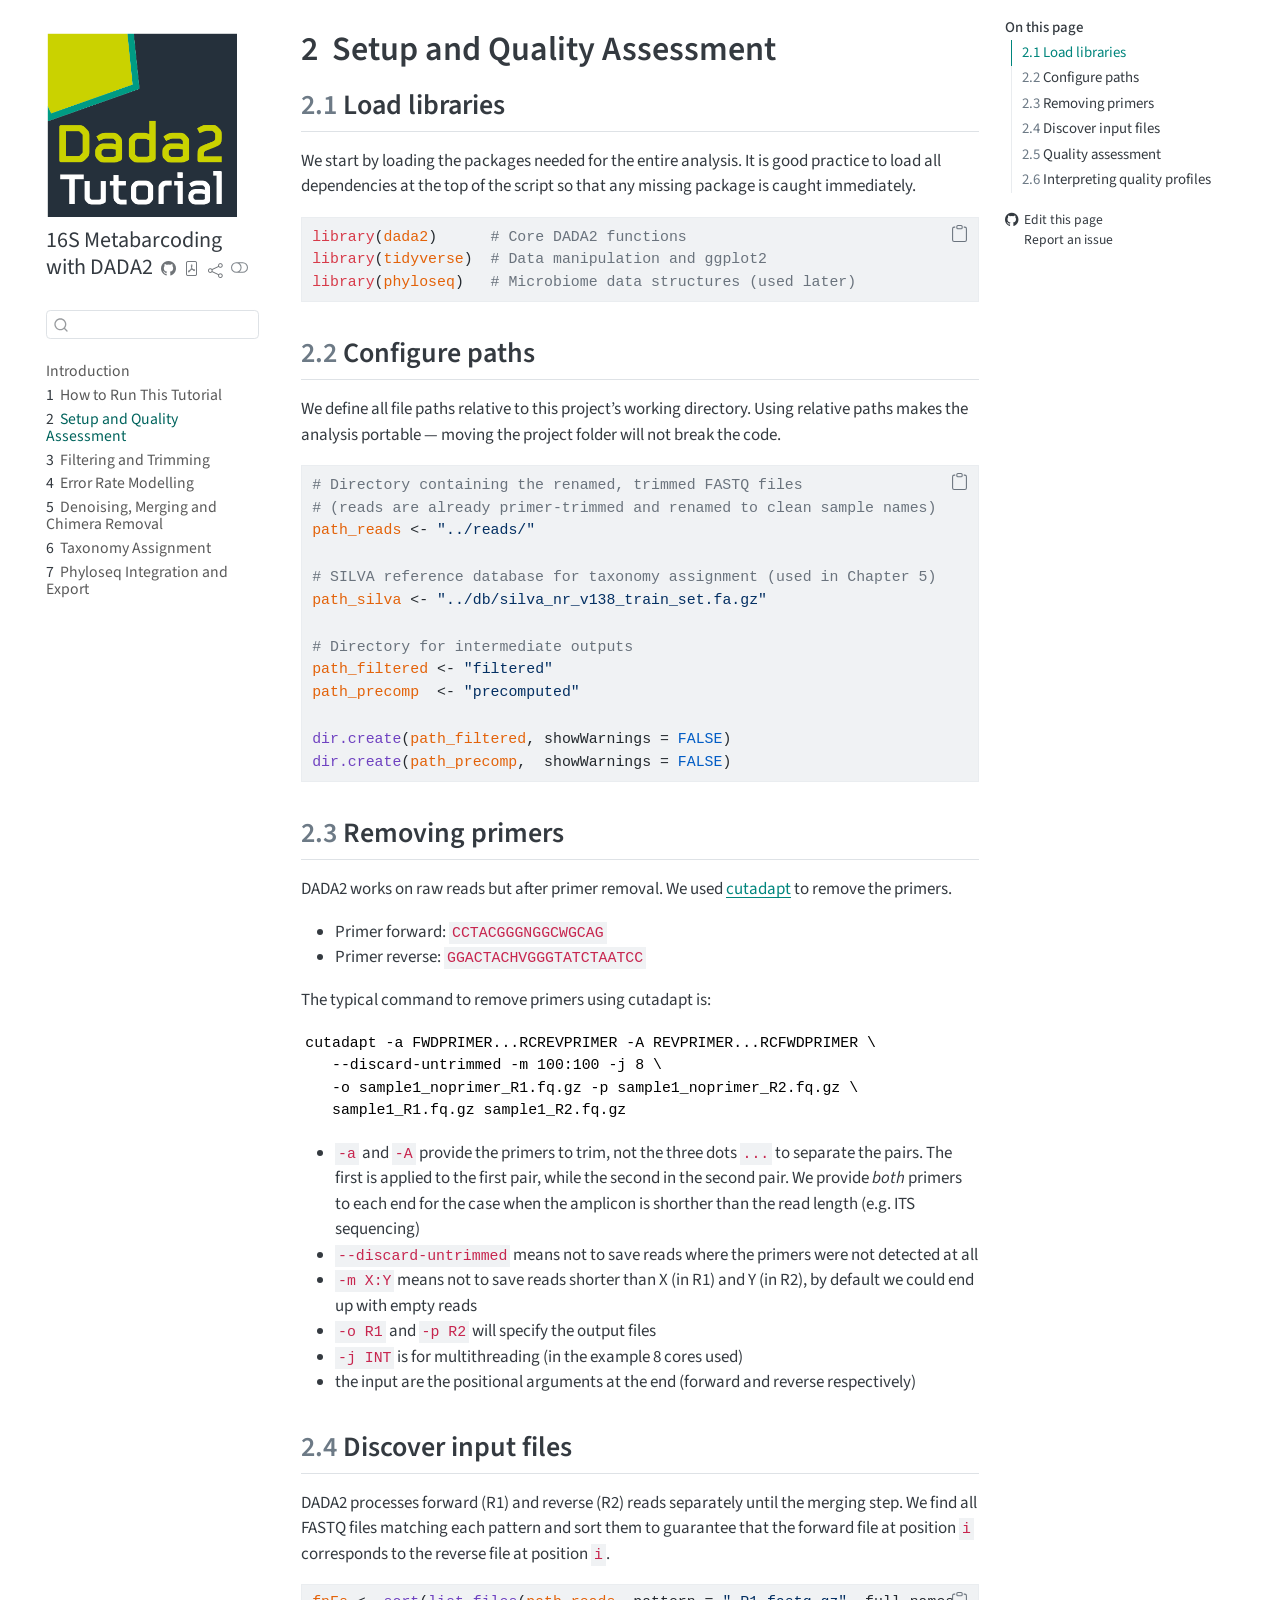
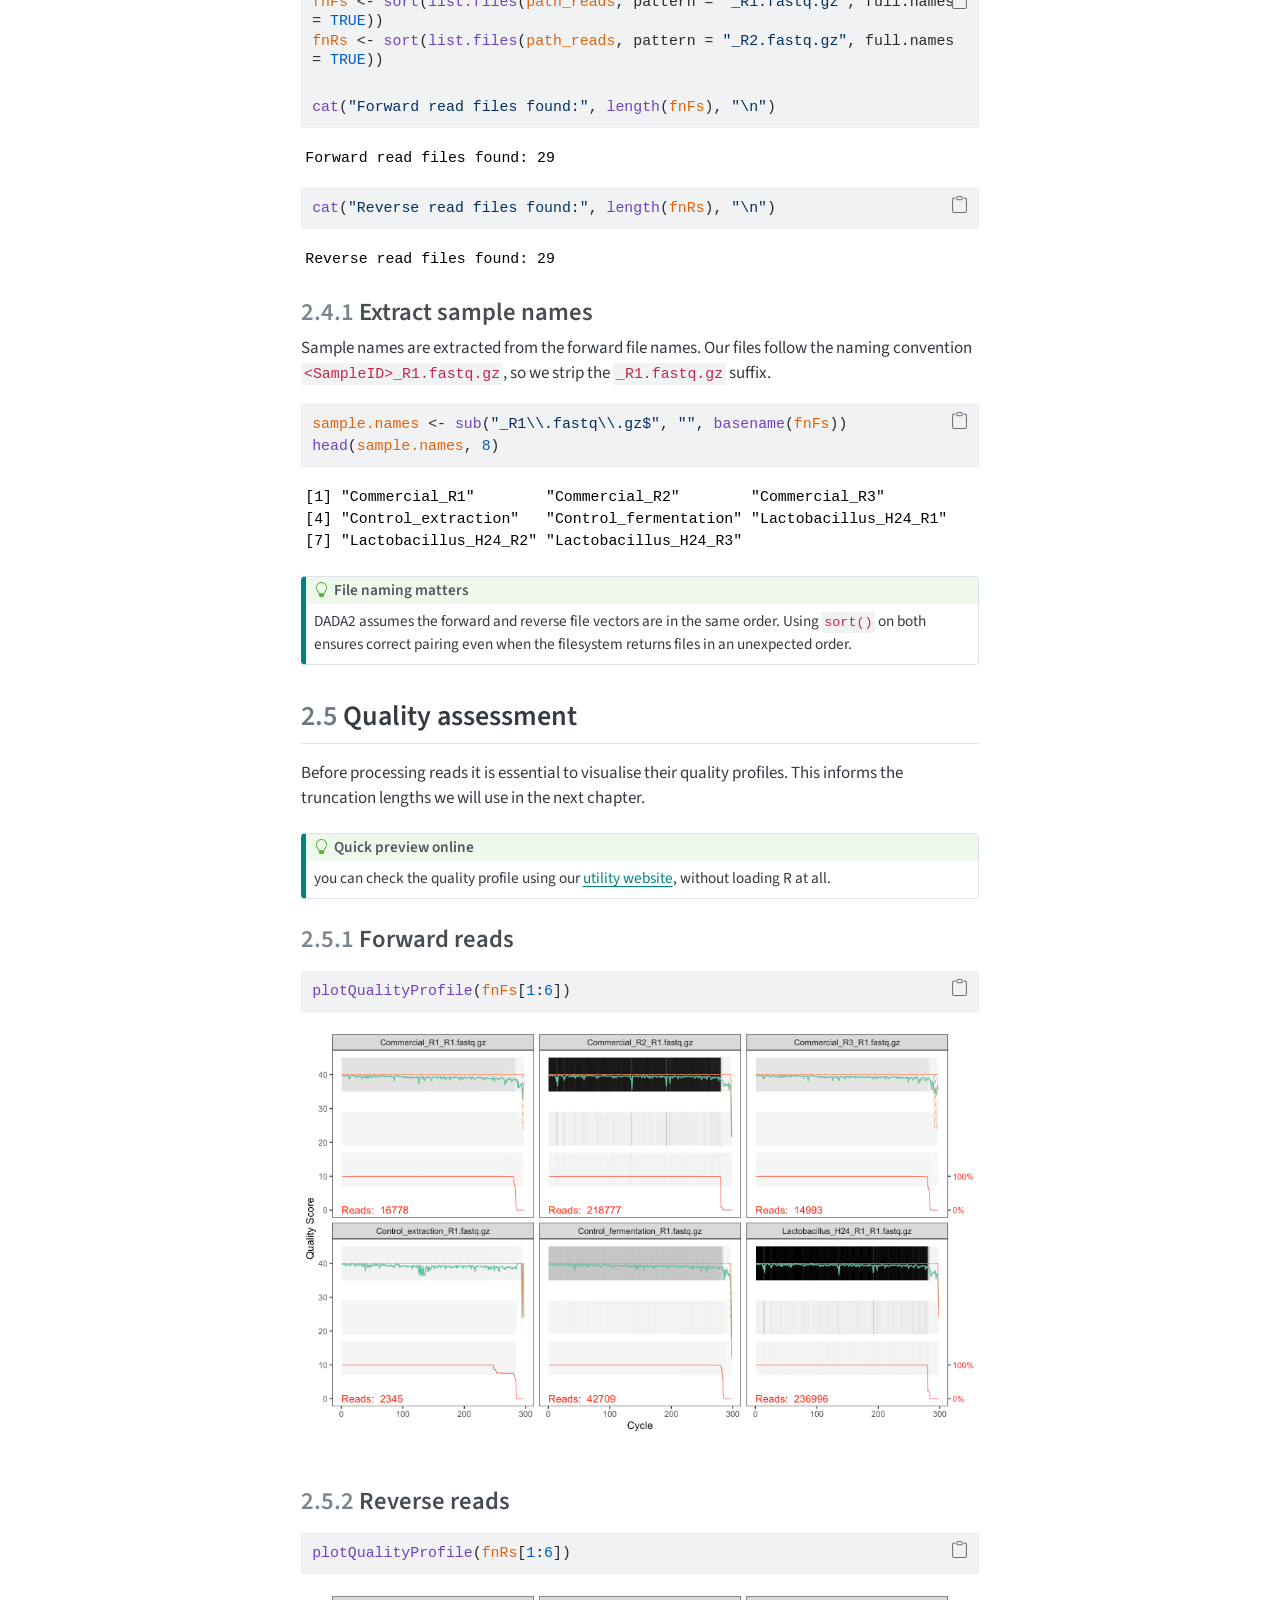
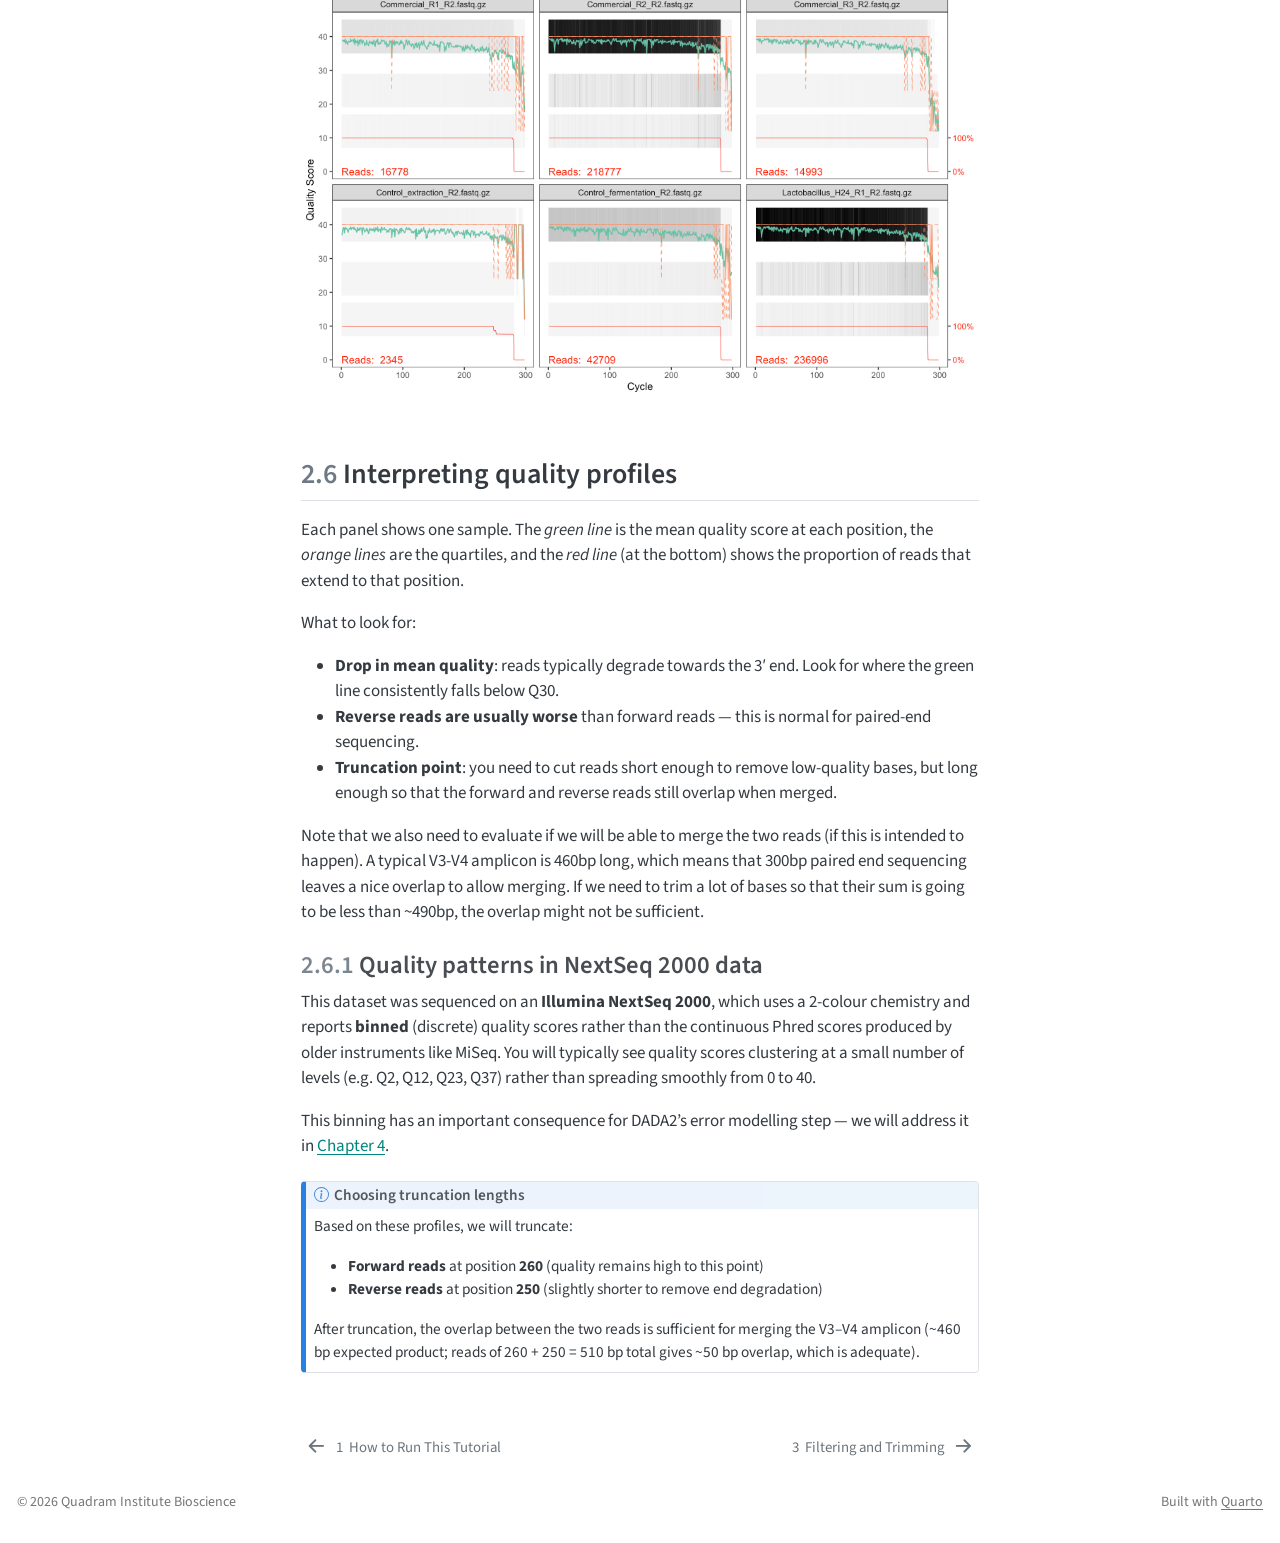
<file: docs/01_setup_quality.html>
<!DOCTYPE html>
<html xmlns="http://www.w3.org/1999/xhtml" lang="en" xml:lang="en"><head>
<meta http-equiv="Content-Type" content="text/html; charset=UTF-8">
<meta charset="utf-8">
<meta name="generator" content="quarto-1.9.37">
<meta name="viewport" content="width=device-width, initial-scale=1.0, user-scalable=yes">
<title>2&nbsp; Setup and Quality Assessment – 16S Metabarcoding with DADA2</title>
<style>
/* Default styles provided by pandoc.
** See https://pandoc.org/MANUAL.html#variables-for-html for config info.
*/
code{white-space: pre-wrap;}
span.smallcaps{font-variant: small-caps;}
div.columns{display: flex; gap: min(4vw, 1.5em);}
div.column{flex: auto; overflow-x: auto;}
div.hanging-indent{margin-left: 1.5em; text-indent: -1.5em;}
ul.task-list{list-style: none;}
ul.task-list li input[type="checkbox"] {
  width: 0.8em;
  margin: 0 0.8em 0.2em -1em; /* quarto-specific, see https://github.com/quarto-dev/quarto-cli/issues/4556 */ 
  vertical-align: middle;
}
/* CSS for syntax highlighting */
html { -webkit-text-size-adjust: 100%; }
pre > code.sourceCode { white-space: pre; position: relative; }
pre > code.sourceCode > span { display: inline-block; line-height: 1.25; }
pre > code.sourceCode > span:empty { height: 1.2em; }
.sourceCode { overflow: visible; }
code.sourceCode > span { color: inherit; text-decoration: inherit; }
div.sourceCode { margin: 1em 0; }
pre.sourceCode { margin: 0; }
@media screen {
div.sourceCode { overflow: auto; }
}
@media print {
pre > code.sourceCode { white-space: pre-wrap; }
pre > code.sourceCode > span { text-indent: -5em; padding-left: 5em; }
}
pre.numberSource code
  { counter-reset: source-line 0; }
pre.numberSource code > span
  { position: relative; left: -4em; counter-increment: source-line; }
pre.numberSource code > span > a:first-child::before
  { content: counter(source-line);
    position: relative; left: -1em; text-align: right; vertical-align: baseline;
    border: none; display: inline-block;
    -webkit-touch-callout: none; -webkit-user-select: none;
    -khtml-user-select: none; -moz-user-select: none;
    -ms-user-select: none; user-select: none;
    padding: 0 4px; width: 4em;
  }
pre.numberSource { margin-left: 3em;  padding-left: 4px; }
div.sourceCode
  {   }
@media screen {
pre > code.sourceCode > span > a:first-child::before { text-decoration: underline; }
}
</style>

<script src="site_libs/quarto-nav/quarto-nav.js"></script>
<script src="site_libs/quarto-nav/headroom.min.js"></script>
<script src="site_libs/clipboard/clipboard.min.js"></script>
<script src="site_libs/quarto-search/autocomplete.umd.js"></script>
<script src="site_libs/quarto-search/fuse.min.js"></script>
<script src="site_libs/quarto-search/quarto-search.js"></script>
<meta name="quarto:offset" content="./">
<link href="./02_filter_trim.html" rel="next">
<link href="./00_setup.html" rel="prev">
<script src="site_libs/quarto-html/quarto.js" type="module"></script>
<script src="site_libs/quarto-html/tabsets/tabsets.js" type="module"></script>
<script src="site_libs/quarto-html/popper.min.js"></script>
<script src="site_libs/quarto-html/tippy.umd.min.js"></script>
<script src="site_libs/quarto-html/anchor.min.js"></script>
<link href="site_libs/quarto-html/tippy.css" rel="stylesheet">
<link href="site_libs/quarto-html/quarto-syntax-highlighting-acf12a64177840b8d86f2d4f01b2e9fb.css" rel="stylesheet" class="quarto-color-scheme" id="quarto-text-highlighting-styles">
<link href="site_libs/quarto-html/quarto-syntax-highlighting-dark-23bbe8b5e4efc1e257f6d59dce478b08.css" rel="stylesheet" class="quarto-color-scheme quarto-color-alternate" id="quarto-text-highlighting-styles">
<link href="site_libs/quarto-html/quarto-syntax-highlighting-acf12a64177840b8d86f2d4f01b2e9fb.css" rel="stylesheet" class="quarto-color-scheme-extra" id="quarto-text-highlighting-styles">
<script src="site_libs/bootstrap/bootstrap.min.js"></script>
<link href="site_libs/bootstrap/bootstrap-icons.css" rel="stylesheet">
<link href="site_libs/bootstrap/bootstrap-576413e428a37d8ed27b4a9cb944cc35.min.css" rel="stylesheet" append-hash="true" class="quarto-color-scheme" id="quarto-bootstrap" data-mode="light">
<link href="site_libs/bootstrap/bootstrap-dark-e9d9fa513417b44937a3bbe1e12c5f34.min.css" rel="stylesheet" append-hash="true" class="quarto-color-scheme quarto-color-alternate" id="quarto-bootstrap" data-mode="dark">
<link href="site_libs/bootstrap/bootstrap-576413e428a37d8ed27b4a9cb944cc35.min.css" rel="stylesheet" append-hash="true" class="quarto-color-scheme-extra" id="quarto-bootstrap" data-mode="light"><script id="quarto-search-options" type="application/json">{
  "location": "sidebar",
  "copy-button": false,
  "collapse-after": 3,
  "panel-placement": "start",
  "type": "textbox",
  "limit": 50,
  "keyboard-shortcut": [
    "f",
    "/",
    "s"
  ],
  "show-item-context": false,
  "language": {
    "search-no-results-text": "No results",
    "search-matching-documents-text": "matching documents",
    "search-copy-link-title": "Copy link to search",
    "search-hide-matches-text": "Hide additional matches",
    "search-more-match-text": "more match in this document",
    "search-more-matches-text": "more matches in this document",
    "search-clear-button-title": "Clear",
    "search-text-placeholder": "",
    "search-detached-cancel-button-title": "Cancel",
    "search-submit-button-title": "Submit",
    "search-label": "Search"
  }
}</script><style>html{ scroll-behavior: smooth; }</style>
<link href="site_libs/pagedtable-1.1/css/pagedtable.css" rel="stylesheet">
<script src="site_libs/pagedtable-1.1/js/pagedtable.js"></script>
</head>
<body class="nav-sidebar floating quarto-light"><script id="quarto-html-before-body" type="application/javascript">
    const toggleBodyColorMode = (bsSheetEl) => {
      const mode = bsSheetEl.getAttribute("data-mode");
      const bodyEl = window.document.querySelector("body");
      if (mode === "dark") {
        bodyEl.classList.add("quarto-dark");
        bodyEl.classList.remove("quarto-light");
      } else {
        bodyEl.classList.add("quarto-light");
        bodyEl.classList.remove("quarto-dark");
      }
    }
    const toggleBodyColorPrimary = () => {
      const bsSheetEl = window.document.querySelector("link#quarto-bootstrap:not([rel=disabled-stylesheet])");
      if (bsSheetEl) {
        toggleBodyColorMode(bsSheetEl);
      }
    }
    const setColorSchemeToggle = (alternate) => {
      const toggles = window.document.querySelectorAll('.quarto-color-scheme-toggle');
      for (let i=0; i < toggles.length; i++) {
        const toggle = toggles[i];
        if (toggle) {
          if (alternate) {
            toggle.classList.add("alternate");
          } else {
            toggle.classList.remove("alternate");
          }
        }
      }
    };
    const toggleColorMode = (alternate) => {
      // Switch the stylesheets
      const primaryStylesheets = window.document.querySelectorAll('link.quarto-color-scheme:not(.quarto-color-alternate)');
      const alternateStylesheets = window.document.querySelectorAll('link.quarto-color-scheme.quarto-color-alternate');
      manageTransitions('#quarto-margin-sidebar .nav-link', false);
      if (alternate) {
        // note: dark is layered on light, we don't disable primary!
        enableStylesheet(alternateStylesheets);
        for (const sheetNode of alternateStylesheets) {
          if (sheetNode.id === "quarto-bootstrap") {
            toggleBodyColorMode(sheetNode);
          }
        }
      } else {
        disableStylesheet(alternateStylesheets);
        enableStylesheet(primaryStylesheets)
        toggleBodyColorPrimary();
      }
      manageTransitions('#quarto-margin-sidebar .nav-link', true);
      // Switch the toggles
      setColorSchemeToggle(alternate)
      // Hack to workaround the fact that safari doesn't
      // properly recolor the scrollbar when toggling (#1455)
      if (navigator.userAgent.indexOf('Safari') > 0 && navigator.userAgent.indexOf('Chrome') == -1) {
        manageTransitions("body", false);
        window.scrollTo(0, 1);
        setTimeout(() => {
          window.scrollTo(0, 0);
          manageTransitions("body", true);
        }, 40);
      }
    }
    const disableStylesheet = (stylesheets) => {
      for (let i=0; i < stylesheets.length; i++) {
        const stylesheet = stylesheets[i];
        stylesheet.rel = 'disabled-stylesheet';
      }
    }
    const enableStylesheet = (stylesheets) => {
      for (let i=0; i < stylesheets.length; i++) {
        const stylesheet = stylesheets[i];
        if(stylesheet.rel !== 'stylesheet') { // for Chrome, which will still FOUC without this check
          stylesheet.rel = 'stylesheet';
        }
      }
    }
    const manageTransitions = (selector, allowTransitions) => {
      const els = window.document.querySelectorAll(selector);
      for (let i=0; i < els.length; i++) {
        const el = els[i];
        if (allowTransitions) {
          el.classList.remove('notransition');
        } else {
          el.classList.add('notransition');
        }
      }
    }
    const isFileUrl = () => {
      return window.location.protocol === 'file:';
    }
    const hasAlternateSentinel = () => {
      let styleSentinel = getColorSchemeSentinel();
      if (styleSentinel !== null) {
        return styleSentinel === "alternate";
      } else {
        return false;
      }
    }
    const setStyleSentinel = (alternate) => {
      const value = alternate ? "alternate" : "default";
      if (!isFileUrl()) {
        window.localStorage.setItem("quarto-color-scheme", value);
      } else {
        localAlternateSentinel = value;
      }
    }
    const getColorSchemeSentinel = () => {
      if (!isFileUrl()) {
        const storageValue = window.localStorage.getItem("quarto-color-scheme");
        return storageValue != null ? storageValue : localAlternateSentinel;
      } else {
        return localAlternateSentinel;
      }
    }
    const toggleGiscusIfUsed = (isAlternate, darkModeDefault) => {
      const baseTheme = document.querySelector('#giscus-base-theme')?.value ?? 'light';
      const alternateTheme = document.querySelector('#giscus-alt-theme')?.value ?? 'dark';
      let newTheme = '';
      if(authorPrefersDark) {
        newTheme = isAlternate ? baseTheme : alternateTheme;
      } else {
        newTheme = isAlternate ? alternateTheme : baseTheme;
      }
      const changeGiscusTheme = () => {
        // From: https://github.com/giscus/giscus/issues/336
        const sendMessage = (message) => {
          const iframe = document.querySelector('iframe.giscus-frame');
          if (!iframe) return;
          iframe.contentWindow.postMessage({ giscus: message }, 'https://giscus.app');
        }
        sendMessage({
          setConfig: {
            theme: newTheme
          }
        });
      }
      const isGiscussLoaded = window.document.querySelector('iframe.giscus-frame') !== null;
      if (isGiscussLoaded) {
        changeGiscusTheme();
      }
    };
    const authorPrefersDark = false;
    const darkModeDefault = authorPrefersDark;
      document.querySelector('link#quarto-text-highlighting-styles.quarto-color-scheme-extra').rel = 'disabled-stylesheet';
      document.querySelector('link#quarto-bootstrap.quarto-color-scheme-extra').rel = 'disabled-stylesheet';
    let localAlternateSentinel = darkModeDefault ? 'alternate' : 'default';
    // Dark / light mode switch
    window.quartoToggleColorScheme = () => {
      // Read the current dark / light value
      let toAlternate = !hasAlternateSentinel();
      toggleColorMode(toAlternate);
      setStyleSentinel(toAlternate);
      toggleGiscusIfUsed(toAlternate, darkModeDefault);
      window.dispatchEvent(new Event('resize'));
    };
    // Switch to dark mode if need be
    if (hasAlternateSentinel()) {
      toggleColorMode(true);
    } else {
      toggleColorMode(false);
    }
  </script>

<div id="quarto-search-results"></div>
  <header id="quarto-header" class="headroom fixed-top"><nav class="quarto-secondary-nav"><div class="container-fluid d-flex">
      <button type="button" class="quarto-btn-toggle btn" data-bs-toggle="collapse" role="button" data-bs-target=".quarto-sidebar-collapse-item" aria-controls="quarto-sidebar" aria-expanded="false" aria-label="Toggle sidebar navigation" onclick="if (window.quartoToggleHeadroom) { window.quartoToggleHeadroom(); }">
        <i class="bi bi-layout-text-sidebar-reverse"></i>
      </button>
        <nav class="quarto-page-breadcrumbs" aria-label="breadcrumb"><ol class="breadcrumb"><li class="breadcrumb-item"><a href="./01_setup_quality.html"><span class="chapter-number">2</span>&nbsp; <span class="chapter-title">Setup and Quality Assessment</span></a></li></ol></nav>
        <a class="flex-grow-1" role="navigation" data-bs-toggle="collapse" data-bs-target=".quarto-sidebar-collapse-item" aria-controls="quarto-sidebar" aria-expanded="false" aria-label="Toggle sidebar navigation" onclick="if (window.quartoToggleHeadroom) { window.quartoToggleHeadroom(); }">      
        </a>
      <button type="button" class="btn quarto-search-button" aria-label="Search" onclick="window.quartoOpenSearch();">
        <i class="bi bi-search"></i>
      </button>
    </div>
  </nav></header><!-- content --><div id="quarto-content" class="quarto-container page-columns page-rows-contents page-layout-article">
<!-- sidebar -->
  <nav id="quarto-sidebar" class="sidebar collapse collapse-horizontal quarto-sidebar-collapse-item sidebar-navigation floating overflow-auto"><div class="pt-lg-2 mt-2 text-left sidebar-header sidebar-header-stacked">
      <a href="https://corebio.info/" class="sidebar-logo-link">
      <img src="./images/metabarcoding.png" alt="Quadram Institute Bioscience" class="sidebar-logo light-content py-0 d-lg-inline d-none"><img src="./images/metabarcoding.png" alt="Quadram Institute Bioscience" class="sidebar-logo dark-content py-0 d-lg-inline d-none"></a>
    <div class="sidebar-title mb-0 py-0">
      <a href="./">16S Metabarcoding with DADA2</a> 
        <div class="sidebar-tools-main tools-wide">
    <a href="https://github.com/quadram-institute-bioscience/metabarcoding-tutorial-2026/" title="Source Code" class="quarto-navigation-tool px-1" aria-label="Source Code"><i class="bi bi-github"></i></a>
    <a href="./16S-Metabarcoding-with-DADA2.pdf" title="Download PDF" class="quarto-navigation-tool px-1" aria-label="Download PDF"><i class="bi bi-file-pdf"></i></a>
    <div class="dropdown">
      <a href="" title="Share" id="quarto-navigation-tool-dropdown-0" class="quarto-navigation-tool dropdown-toggle px-1" data-bs-toggle="dropdown" aria-expanded="false" role="link" aria-label="Share"><i class="bi bi-share"></i></a>
      <ul class="dropdown-menu" aria-labelledby="quarto-navigation-tool-dropdown-0">
<li>
            <a class="dropdown-item sidebar-tools-main-item" href="https://twitter.com/intent/tweet?url=%7Curl%7C">
              <i class="bi bi-twitter pe-1"></i>
            Twitter
            </a>
          </li>
          <li>
            <a class="dropdown-item sidebar-tools-main-item" href="https://www.linkedin.com/sharing/share-offsite/?url=%7Curl%7C">
              <i class="bi bi-linkedin pe-1"></i>
            LinkedIn
            </a>
          </li>
      </ul>
</div>
  <a href="" class="quarto-color-scheme-toggle quarto-navigation-tool  px-1" onclick="window.quartoToggleColorScheme(); return false;" title="Toggle dark mode"><i class="bi"></i></a>
</div>
    </div>
      </div>
        <div class="mt-2 flex-shrink-0 align-items-center">
        <div class="sidebar-search">
        <div id="quarto-search" class="" title="Search"></div>
        </div>
        </div>
    <div class="sidebar-menu-container"> 
    <ul class="list-unstyled mt-1">
<li class="sidebar-item">
  <div class="sidebar-item-container"> 
  <a href="./index.html" class="sidebar-item-text sidebar-link">
 <span class="menu-text">Introduction</span></a>
  </div>
</li>
        <li class="sidebar-item">
  <div class="sidebar-item-container"> 
  <a href="./00_setup.html" class="sidebar-item-text sidebar-link">
 <span class="menu-text"><span class="chapter-number">1</span>&nbsp; <span class="chapter-title">How to Run This Tutorial</span></span></a>
  </div>
</li>
        <li class="sidebar-item">
  <div class="sidebar-item-container"> 
  <a href="./01_setup_quality.html" class="sidebar-item-text sidebar-link active">
 <span class="menu-text"><span class="chapter-number">2</span>&nbsp; <span class="chapter-title">Setup and Quality Assessment</span></span></a>
  </div>
</li>
        <li class="sidebar-item">
  <div class="sidebar-item-container"> 
  <a href="./02_filter_trim.html" class="sidebar-item-text sidebar-link">
 <span class="menu-text"><span class="chapter-number">3</span>&nbsp; <span class="chapter-title">Filtering and Trimming</span></span></a>
  </div>
</li>
        <li class="sidebar-item">
  <div class="sidebar-item-container"> 
  <a href="./03_error_models.html" class="sidebar-item-text sidebar-link">
 <span class="menu-text"><span class="chapter-number">4</span>&nbsp; <span class="chapter-title">Error Rate Modelling</span></span></a>
  </div>
</li>
        <li class="sidebar-item">
  <div class="sidebar-item-container"> 
  <a href="./04_denoise_merge.html" class="sidebar-item-text sidebar-link">
 <span class="menu-text"><span class="chapter-number">5</span>&nbsp; <span class="chapter-title">Denoising, Merging and Chimera Removal</span></span></a>
  </div>
</li>
        <li class="sidebar-item">
  <div class="sidebar-item-container"> 
  <a href="./05_taxonomy.html" class="sidebar-item-text sidebar-link">
 <span class="menu-text"><span class="chapter-number">6</span>&nbsp; <span class="chapter-title">Taxonomy Assignment</span></span></a>
  </div>
</li>
        <li class="sidebar-item">
  <div class="sidebar-item-container"> 
  <a href="./06_phyloseq_export.html" class="sidebar-item-text sidebar-link">
 <span class="menu-text"><span class="chapter-number">7</span>&nbsp; <span class="chapter-title">Phyloseq Integration and Export</span></span></a>
  </div>
</li>
    </ul>
</div>
</nav><div id="quarto-sidebar-glass" class="quarto-sidebar-collapse-item" data-bs-toggle="collapse" data-bs-target=".quarto-sidebar-collapse-item"></div>
<!-- margin-sidebar -->
    <div id="quarto-margin-sidebar" class="sidebar margin-sidebar">
        <nav id="TOC" role="doc-toc" class="toc-active"><h2 id="toc-title">On this page</h2>
   
  <ul>
<li><a href="#load-libraries" id="toc-load-libraries" class="nav-link active" data-scroll-target="#load-libraries"><span class="header-section-number">2.1</span> Load libraries</a></li>
  <li><a href="#configure-paths" id="toc-configure-paths" class="nav-link" data-scroll-target="#configure-paths"><span class="header-section-number">2.2</span> Configure paths</a></li>
  <li><a href="#removing-primers" id="toc-removing-primers" class="nav-link" data-scroll-target="#removing-primers"><span class="header-section-number">2.3</span> Removing primers</a></li>
  <li>
<a href="#discover-input-files" id="toc-discover-input-files" class="nav-link" data-scroll-target="#discover-input-files"><span class="header-section-number">2.4</span> Discover input files</a>
  <ul class="collapse">
<li><a href="#extract-sample-names" id="toc-extract-sample-names" class="nav-link" data-scroll-target="#extract-sample-names"><span class="header-section-number">2.4.1</span> Extract sample names</a></li>
  </ul>
</li>
  <li>
<a href="#quality-assessment" id="toc-quality-assessment" class="nav-link" data-scroll-target="#quality-assessment"><span class="header-section-number">2.5</span> Quality assessment</a>
  <ul class="collapse">
<li><a href="#forward-reads" id="toc-forward-reads" class="nav-link" data-scroll-target="#forward-reads"><span class="header-section-number">2.5.1</span> Forward reads</a></li>
  <li><a href="#reverse-reads" id="toc-reverse-reads" class="nav-link" data-scroll-target="#reverse-reads"><span class="header-section-number">2.5.2</span> Reverse reads</a></li>
  </ul>
</li>
  <li>
<a href="#interpreting-quality-profiles" id="toc-interpreting-quality-profiles" class="nav-link" data-scroll-target="#interpreting-quality-profiles"><span class="header-section-number">2.6</span> Interpreting quality profiles</a>
  <ul class="collapse">
<li><a href="#quality-patterns-in-nextseq-2000-data" id="toc-quality-patterns-in-nextseq-2000-data" class="nav-link" data-scroll-target="#quality-patterns-in-nextseq-2000-data"><span class="header-section-number">2.6.1</span> Quality patterns in NextSeq 2000 data</a></li>
  </ul>
</li>
  </ul><div class="toc-actions"><ul><li><a href="https://github.com/quadram-institute-bioscience/metabarcoding-tutorial-2026/edit/main/01_setup_quality.qmd" class="toc-action"><i class="bi bi-github"></i>Edit this page</a></li><li><a href="https://github.com/quadram-institute-bioscience/metabarcoding-tutorial-2026/issues/new" class="toc-action"><i class="bi empty"></i>Report an issue</a></li></ul></div></nav>
    </div>
<!-- main -->
<main class="content" id="quarto-document-content"><header id="title-block-header" class="quarto-title-block default"><div class="quarto-title">
<h1 class="title">
<span class="chapter-number">2</span>&nbsp; <span class="chapter-title">Setup and Quality Assessment</span>
</h1>
</div>



<div class="quarto-title-meta">

    
  
    
  </div>
  


</header><section id="load-libraries" class="level2" data-number="2.1"><h2 data-number="2.1" class="anchored" data-anchor-id="load-libraries">
<span class="header-section-number">2.1</span> Load libraries</h2>
<p>We start by loading the packages needed for the entire analysis. It is good practice to load all dependencies at the top of the script so that any missing package is caught immediately.</p>
<div class="cell">
<div class="code-copy-outer-scaffold"><div class="sourceCode" id="cb1"><pre class="downlit sourceCode r code-with-copy"><code class="sourceCode R"><span><span class="kw"><a href="https://rdrr.io/r/base/library.html">library</a></span><span class="op">(</span><span class="va"><a href="http://benjjneb.github.io/dada2/">dada2</a></span><span class="op">)</span>      <span class="co"># Core DADA2 functions</span></span>
<span><span class="kw"><a href="https://rdrr.io/r/base/library.html">library</a></span><span class="op">(</span><span class="va"><a href="https://tidyverse.tidyverse.org">tidyverse</a></span><span class="op">)</span>  <span class="co"># Data manipulation and ggplot2</span></span>
<span><span class="kw"><a href="https://rdrr.io/r/base/library.html">library</a></span><span class="op">(</span><span class="va"><a href="http://dx.plos.org/10.1371/journal.pone.0061217">phyloseq</a></span><span class="op">)</span>   <span class="co"># Microbiome data structures (used later)</span></span></code></pre></div><button title="Copy to Clipboard" class="code-copy-button"><i class="bi"></i></button></div>
</div>
</section><section id="configure-paths" class="level2" data-number="2.2"><h2 data-number="2.2" class="anchored" data-anchor-id="configure-paths">
<span class="header-section-number">2.2</span> Configure paths</h2>
<p>We define all file paths relative to this project’s working directory. Using relative paths makes the analysis portable — moving the project folder will not break the code.</p>
<div class="cell">
<div class="code-copy-outer-scaffold"><div class="sourceCode" id="cb2"><pre class="downlit sourceCode r code-with-copy"><code class="sourceCode R"><span><span class="co"># Directory containing the renamed, trimmed FASTQ files</span></span>
<span><span class="co"># (reads are already primer-trimmed and renamed to clean sample names)</span></span>
<span><span class="va">path_reads</span> <span class="op">&lt;-</span> <span class="st">"../reads/"</span></span>
<span></span>
<span><span class="co"># SILVA reference database for taxonomy assignment (used in Chapter 5)</span></span>
<span><span class="va">path_silva</span> <span class="op">&lt;-</span> <span class="st">"../db/silva_nr_v138_train_set.fa.gz"</span></span>
<span></span>
<span><span class="co"># Directory for intermediate outputs</span></span>
<span><span class="va">path_filtered</span> <span class="op">&lt;-</span> <span class="st">"filtered"</span></span>
<span><span class="va">path_precomp</span>  <span class="op">&lt;-</span> <span class="st">"precomputed"</span></span>
<span></span>
<span><span class="fu"><a href="https://rdrr.io/r/base/files2.html">dir.create</a></span><span class="op">(</span><span class="va">path_filtered</span>, showWarnings <span class="op">=</span> <span class="cn">FALSE</span><span class="op">)</span></span>
<span><span class="fu"><a href="https://rdrr.io/r/base/files2.html">dir.create</a></span><span class="op">(</span><span class="va">path_precomp</span>,  showWarnings <span class="op">=</span> <span class="cn">FALSE</span><span class="op">)</span></span></code></pre></div><button title="Copy to Clipboard" class="code-copy-button"><i class="bi"></i></button></div>
</div>
</section><section id="removing-primers" class="level2" data-number="2.3"><h2 data-number="2.3" class="anchored" data-anchor-id="removing-primers">
<span class="header-section-number">2.3</span> Removing primers</h2>
<p>DADA2 works on raw reads but after primer removal. We used <a href="https://cutadapt.readthedocs.io/en/stable/">cutadapt</a> to remove the primers.</p>
<ul>
<li>Primer forward: <code>CCTACGGGNGGCWGCAG</code>
</li>
<li>Primer reverse: <code>GGACTACHVGGGTATCTAATCC</code>
</li>
</ul>
<p>The typical command to remove primers using cutadapt is:</p>
<div class="cell">
<pre class="text cell-code"><code>cutadapt -a FWDPRIMER...RCREVPRIMER -A REVPRIMER...RCFWDPRIMER \
   --discard-untrimmed -m 100:100 -j 8 \
   -o sample1_noprimer_R1.fq.gz -p sample1_noprimer_R2.fq.gz \
   sample1_R1.fq.gz sample1_R2.fq.gz</code></pre>
</div>
<ul>
<li>
<code>-a</code> and <code>-A</code> provide the primers to trim, not the three dots <code>...</code> to separate the pairs. The first is applied to the first pair, while the second in the second pair. We provide <em>both</em> primers to each end for the case when the amplicon is shorther than the read length (e.g.&nbsp;ITS sequencing)</li>
<li>
<code>--discard-untrimmed</code> means not to save reads where the primers were not detected at all</li>
<li>
<code>-m X:Y</code> means not to save reads shorter than X (in R1) and Y (in R2), by default we could end up with empty reads</li>
<li>
<code>-o R1</code> and <code>-p R2</code> will specify the output files</li>
<li>
<code>-j INT</code> is for multithreading (in the example 8 cores used)</li>
<li>the input are the positional arguments at the end (forward and reverse respectively)</li>
</ul></section><section id="discover-input-files" class="level2" data-number="2.4"><h2 data-number="2.4" class="anchored" data-anchor-id="discover-input-files">
<span class="header-section-number">2.4</span> Discover input files</h2>
<p>DADA2 processes forward (R1) and reverse (R2) reads separately until the merging step. We find all FASTQ files matching each pattern and sort them to guarantee that the forward file at position <code>i</code> corresponds to the reverse file at position <code>i</code>.</p>
<div class="cell">
<div class="code-copy-outer-scaffold"><div class="sourceCode" id="cb4"><pre class="downlit sourceCode r code-with-copy"><code class="sourceCode R"><span><span class="va">fnFs</span> <span class="op">&lt;-</span> <span class="fu"><a href="https://rdrr.io/r/base/sort.html">sort</a></span><span class="op">(</span><span class="fu"><a href="https://rdrr.io/r/base/list.files.html">list.files</a></span><span class="op">(</span><span class="va">path_reads</span>, pattern <span class="op">=</span> <span class="st">"_R1.fastq.gz"</span>, full.names <span class="op">=</span> <span class="cn">TRUE</span><span class="op">)</span><span class="op">)</span></span>
<span><span class="va">fnRs</span> <span class="op">&lt;-</span> <span class="fu"><a href="https://rdrr.io/r/base/sort.html">sort</a></span><span class="op">(</span><span class="fu"><a href="https://rdrr.io/r/base/list.files.html">list.files</a></span><span class="op">(</span><span class="va">path_reads</span>, pattern <span class="op">=</span> <span class="st">"_R2.fastq.gz"</span>, full.names <span class="op">=</span> <span class="cn">TRUE</span><span class="op">)</span><span class="op">)</span></span>
<span></span>
<span><span class="fu"><a href="https://rdrr.io/r/base/cat.html">cat</a></span><span class="op">(</span><span class="st">"Forward read files found:"</span>, <span class="fu"><a href="https://rdrr.io/r/base/length.html">length</a></span><span class="op">(</span><span class="va">fnFs</span><span class="op">)</span>, <span class="st">"\n"</span><span class="op">)</span></span></code></pre></div><button title="Copy to Clipboard" class="code-copy-button"><i class="bi"></i></button></div>
<div class="cell-output cell-output-stdout">
<pre><code>Forward read files found: 29 </code></pre>
</div>
<div class="code-copy-outer-scaffold"><div class="sourceCode" id="cb6"><pre class="downlit sourceCode r code-with-copy"><code class="sourceCode R"><span><span class="fu"><a href="https://rdrr.io/r/base/cat.html">cat</a></span><span class="op">(</span><span class="st">"Reverse read files found:"</span>, <span class="fu"><a href="https://rdrr.io/r/base/length.html">length</a></span><span class="op">(</span><span class="va">fnRs</span><span class="op">)</span>, <span class="st">"\n"</span><span class="op">)</span></span></code></pre></div><button title="Copy to Clipboard" class="code-copy-button"><i class="bi"></i></button></div>
<div class="cell-output cell-output-stdout">
<pre><code>Reverse read files found: 29 </code></pre>
</div>
</div>
<section id="extract-sample-names" class="level3" data-number="2.4.1"><h3 data-number="2.4.1" class="anchored" data-anchor-id="extract-sample-names">
<span class="header-section-number">2.4.1</span> Extract sample names</h3>
<p>Sample names are extracted from the forward file names. Our files follow the naming convention <code>&lt;SampleID&gt;_R1.fastq.gz</code>, so we strip the <code>_R1.fastq.gz</code> suffix.</p>
<div class="cell">
<div class="code-copy-outer-scaffold"><div class="sourceCode" id="cb8"><pre class="downlit sourceCode r code-with-copy"><code class="sourceCode R"><span><span class="va">sample.names</span> <span class="op">&lt;-</span> <span class="fu"><a href="https://rdrr.io/r/base/grep.html">sub</a></span><span class="op">(</span><span class="st">"_R1\\.fastq\\.gz$"</span>, <span class="st">""</span>, <span class="fu"><a href="https://rdrr.io/r/base/basename.html">basename</a></span><span class="op">(</span><span class="va">fnFs</span><span class="op">)</span><span class="op">)</span></span>
<span><span class="fu"><a href="https://rdrr.io/r/utils/head.html">head</a></span><span class="op">(</span><span class="va">sample.names</span>, <span class="fl">8</span><span class="op">)</span></span></code></pre></div><button title="Copy to Clipboard" class="code-copy-button"><i class="bi"></i></button></div>
<div class="cell-output cell-output-stdout">
<pre><code>[1] "Commercial_R1"        "Commercial_R2"        "Commercial_R3"       
[4] "Control_extraction"   "Control_fermentation" "Lactobacillus_H24_R1"
[7] "Lactobacillus_H24_R2" "Lactobacillus_H24_R3"</code></pre>
</div>
</div>
<div class="callout callout-style-default callout-tip callout-titled">
<div class="callout-header d-flex align-content-center">
<div class="callout-icon-container">
<i class="callout-icon"></i>
</div>
<div class="callout-title-container flex-fill">
<span class="screen-reader-only">Tip</span>File naming matters
</div>
</div>
<div class="callout-body-container callout-body">
<p>DADA2 assumes the forward and reverse file vectors are in the same order. Using <code><a href="https://rdrr.io/r/base/sort.html">sort()</a></code> on both ensures correct pairing even when the filesystem returns files in an unexpected order.</p>
</div>
</div>
</section></section><section id="quality-assessment" class="level2" data-number="2.5"><h2 data-number="2.5" class="anchored" data-anchor-id="quality-assessment">
<span class="header-section-number">2.5</span> Quality assessment</h2>
<p>Before processing reads it is essential to visualise their quality profiles. This informs the truncation lengths we will use in the next chapter.</p>
<div class="callout callout-style-default callout-tip callout-titled">
<div class="callout-header d-flex align-content-center">
<div class="callout-icon-container">
<i class="callout-icon"></i>
</div>
<div class="callout-title-container flex-fill">
<span class="screen-reader-only">Tip</span>Quick preview online
</div>
</div>
<div class="callout-body-container callout-body">
<p>you can check the quality profile using our <a href="https://corebio.info/ai-training/examples/fastq.html">utility website</a>, without loading R at all.</p>
</div>
</div>
<section id="forward-reads" class="level3" data-number="2.5.1"><h3 data-number="2.5.1" class="anchored" data-anchor-id="forward-reads">
<span class="header-section-number">2.5.1</span> Forward reads</h3>
<div class="cell">
<div class="code-copy-outer-scaffold"><div class="sourceCode" id="cb10"><pre class="downlit sourceCode r code-with-copy"><code class="sourceCode R"><span><span class="fu"><a href="https://rdrr.io/pkg/dada2/man/plotQualityProfile.html">plotQualityProfile</a></span><span class="op">(</span><span class="va">fnFs</span><span class="op">[</span><span class="fl">1</span><span class="op">:</span><span class="fl">6</span><span class="op">]</span><span class="op">)</span></span></code></pre></div><button title="Copy to Clipboard" class="code-copy-button"><i class="bi"></i></button></div>
<div class="cell-output-display">
<div>
<figure class="figure"><p><img src="01_setup_quality_files/figure-html/qc-forward-1.png" class="img-fluid figure-img" width="960"></p>
</figure>
</div>
</div>
</div>
</section><section id="reverse-reads" class="level3" data-number="2.5.2"><h3 data-number="2.5.2" class="anchored" data-anchor-id="reverse-reads">
<span class="header-section-number">2.5.2</span> Reverse reads</h3>
<div class="cell">
<div class="code-copy-outer-scaffold"><div class="sourceCode" id="cb11"><pre class="downlit sourceCode r code-with-copy"><code class="sourceCode R"><span><span class="fu"><a href="https://rdrr.io/pkg/dada2/man/plotQualityProfile.html">plotQualityProfile</a></span><span class="op">(</span><span class="va">fnRs</span><span class="op">[</span><span class="fl">1</span><span class="op">:</span><span class="fl">6</span><span class="op">]</span><span class="op">)</span></span></code></pre></div><button title="Copy to Clipboard" class="code-copy-button"><i class="bi"></i></button></div>
<div class="cell-output-display">
<div>
<figure class="figure"><p><img src="01_setup_quality_files/figure-html/qc-reverse-1.png" class="img-fluid figure-img" width="960"></p>
</figure>
</div>
</div>
</div>
</section></section><section id="interpreting-quality-profiles" class="level2" data-number="2.6"><h2 data-number="2.6" class="anchored" data-anchor-id="interpreting-quality-profiles">
<span class="header-section-number">2.6</span> Interpreting quality profiles</h2>
<p>Each panel shows one sample. The <em>green line</em> is the mean quality score at each position, the <em>orange lines</em> are the quartiles, and the <em>red line</em> (at the bottom) shows the proportion of reads that extend to that position.</p>
<p>What to look for:</p>
<ul>
<li>
<strong>Drop in mean quality</strong>: reads typically degrade towards the 3′ end. Look for where the green line consistently falls below Q30.</li>
<li>
<strong>Reverse reads are usually worse</strong> than forward reads — this is normal for paired-end sequencing.</li>
<li>
<strong>Truncation point</strong>: you need to cut reads short enough to remove low-quality bases, but long enough so that the forward and reverse reads still overlap when merged.</li>
</ul>
<p>Note that we also need to evaluate if we will be able to merge the two reads (if this is intended to happen). A typical V3-V4 amplicon is 460bp long, which means that 300bp paired end sequencing leaves a nice overlap to allow merging. If we need to trim a lot of bases so that their sum is going to be less than ~490bp, the overlap might not be sufficient.</p>
<section id="quality-patterns-in-nextseq-2000-data" class="level3" data-number="2.6.1"><h3 data-number="2.6.1" class="anchored" data-anchor-id="quality-patterns-in-nextseq-2000-data">
<span class="header-section-number">2.6.1</span> Quality patterns in NextSeq 2000 data</h3>
<p>This dataset was sequenced on an <strong>Illumina NextSeq 2000</strong>, which uses a 2-colour chemistry and reports <strong>binned</strong> (discrete) quality scores rather than the continuous Phred scores produced by older instruments like MiSeq. You will typically see quality scores clustering at a small number of levels (e.g.&nbsp;Q2, Q12, Q23, Q37) rather than spreading smoothly from 0 to 40.</p>
<p>This binning has an important consequence for DADA2’s error modelling step — we will address it in <a href="03_error_models.html" class="quarto-xref"><span>Chapter 4</span></a>.</p>
<div class="callout callout-style-default callout-note callout-titled">
<div class="callout-header d-flex align-content-center">
<div class="callout-icon-container">
<i class="callout-icon"></i>
</div>
<div class="callout-title-container flex-fill">
<span class="screen-reader-only">Note</span>Choosing truncation lengths
</div>
</div>
<div class="callout-body-container callout-body">
<p>Based on these profiles, we will truncate:</p>
<ul>
<li>
<strong>Forward reads</strong> at position <strong>260</strong> (quality remains high to this point)</li>
<li>
<strong>Reverse reads</strong> at position <strong>250</strong> (slightly shorter to remove end degradation)</li>
</ul>
<p>After truncation, the overlap between the two reads is sufficient for merging the V3–V4 amplicon (~460 bp expected product; reads of 260 + 250 = 510 bp total gives ~50 bp overlap, which is adequate).</p>
</div>
</div>


</section></section></main><!-- /main --><script id="quarto-html-after-body" type="application/javascript">
  window.document.addEventListener("DOMContentLoaded", function (event) {
    // Ensure there is a toggle, if there isn't float one in the top right
    if (window.document.querySelector('.quarto-color-scheme-toggle') === null) {
      const a = window.document.createElement('a');
      a.classList.add('top-right');
      a.classList.add('quarto-color-scheme-toggle');
      a.href = "";
      a.onclick = function() { try { window.quartoToggleColorScheme(); } catch {} return false; };
      const i = window.document.createElement("i");
      i.classList.add('bi');
      a.appendChild(i);
      window.document.body.appendChild(a);
    }
    setColorSchemeToggle(hasAlternateSentinel())
    const icon = "";
    const anchorJS = new window.AnchorJS();
    anchorJS.options = {
      placement: 'right',
      icon: icon
    };
    anchorJS.add('.anchored');
    const isCodeAnnotation = (el) => {
      for (const clz of el.classList) {
        if (clz.startsWith('code-annotation-')) {                     
          return true;
        }
      }
      return false;
    }
    const onCopySuccess = function(e) {
      // button target
      const button = e.trigger;
      // don't keep focus
      button.blur();
      // flash "checked"
      button.classList.add('code-copy-button-checked');
      var currentTitle = button.getAttribute("title");
      button.setAttribute("title", "Copied!");
      let tooltip;
      if (window.bootstrap) {
        button.setAttribute("data-bs-toggle", "tooltip");
        button.setAttribute("data-bs-placement", "left");
        button.setAttribute("data-bs-title", "Copied!");
        tooltip = new bootstrap.Tooltip(button, 
          { trigger: "manual", 
            customClass: "code-copy-button-tooltip",
            offset: [0, -8]});
        tooltip.show();    
      }
      setTimeout(function() {
        if (tooltip) {
          tooltip.hide();
          button.removeAttribute("data-bs-title");
          button.removeAttribute("data-bs-toggle");
          button.removeAttribute("data-bs-placement");
        }
        button.setAttribute("title", currentTitle);
        button.classList.remove('code-copy-button-checked');
      }, 1000);
      // clear code selection
      e.clearSelection();
    }
    const getTextToCopy = function(trigger) {
      const outerScaffold = trigger.parentElement.cloneNode(true);
      const codeEl = outerScaffold.querySelector('code');
      for (const childEl of codeEl.children) {
        if (isCodeAnnotation(childEl)) {
          childEl.remove();
        }
      }
      return codeEl.innerText;
    }
    const clipboard = new window.ClipboardJS('.code-copy-button:not([data-in-quarto-modal])', {
      text: getTextToCopy
    });
    clipboard.on('success', onCopySuccess);
    if (window.document.getElementById('quarto-embedded-source-code-modal')) {
      const clipboardModal = new window.ClipboardJS('.code-copy-button[data-in-quarto-modal]', {
        text: getTextToCopy,
        container: window.document.getElementById('quarto-embedded-source-code-modal')
      });
      clipboardModal.on('success', onCopySuccess);
    }
      var localhostRegex = new RegExp(/^(?:http|https):\/\/localhost\:?[0-9]*\//);
      var mailtoRegex = new RegExp(/^mailto:/);
        var filterRegex = new RegExp('/' + window.location.host + '/');
      var isInternal = (href) => {
          return filterRegex.test(href) || localhostRegex.test(href) || mailtoRegex.test(href);
      }
      // Inspect non-navigation links and adorn them if external
     var links = window.document.querySelectorAll('a[href]:not(.nav-link):not(.navbar-brand):not(.toc-action):not(.sidebar-link):not(.sidebar-item-toggle):not(.pagination-link):not(.no-external):not([aria-hidden]):not(.dropdown-item):not(.quarto-navigation-tool):not(.about-link)');
      for (var i=0; i<links.length; i++) {
        const link = links[i];
        if (!isInternal(link.href)) {
          // undo the damage that might have been done by quarto-nav.js in the case of
          // links that we want to consider external
          if (link.dataset.originalHref !== undefined) {
            link.href = link.dataset.originalHref;
          }
        }
      }
    function tippyHover(el, contentFn, onTriggerFn, onUntriggerFn) {
      const config = {
        allowHTML: true,
        maxWidth: 500,
        delay: 100,
        arrow: false,
        appendTo: function(el) {
            return el.parentElement;
        },
        interactive: true,
        interactiveBorder: 10,
        theme: 'quarto',
        placement: 'bottom-start',
      };
      if (contentFn) {
        config.content = contentFn;
      }
      if (onTriggerFn) {
        config.onTrigger = onTriggerFn;
      }
      if (onUntriggerFn) {
        config.onUntrigger = onUntriggerFn;
      }
      window.tippy(el, config); 
    }
    const noterefs = window.document.querySelectorAll('a[role="doc-noteref"]');
    for (var i=0; i<noterefs.length; i++) {
      const ref = noterefs[i];
      tippyHover(ref, function() {
        // use id or data attribute instead here
        let href = ref.getAttribute('data-footnote-href') || ref.getAttribute('href');
        try { href = new URL(href).hash; } catch {}
        const id = href.replace(/^#\/?/, "");
        const note = window.document.getElementById(id);
        if (note) {
          return note.innerHTML;
        } else {
          return "";
        }
      });
    }
    const xrefs = window.document.querySelectorAll('a.quarto-xref');
    const processXRef = (id, note) => {
      // Strip column container classes
      const stripColumnClz = (el) => {
        el.classList.remove("page-full", "page-columns");
        if (el.children) {
          for (const child of el.children) {
            stripColumnClz(child);
          }
        }
      }
      stripColumnClz(note)
      if (id === null || id.startsWith('sec-')) {
        // Special case sections, only their first couple elements
        const container = document.createElement("div");
        if (note.children && note.children.length > 2) {
          container.appendChild(note.children[0].cloneNode(true));
          for (let i = 1; i < note.children.length; i++) {
            const child = note.children[i];
            if (child.tagName === "P" && child.innerText === "") {
              continue;
            } else {
              container.appendChild(child.cloneNode(true));
              break;
            }
          }
          if (window.Quarto?.typesetMath) {
            window.Quarto.typesetMath(container);
          }
          return container.innerHTML
        } else {
          if (window.Quarto?.typesetMath) {
            window.Quarto.typesetMath(note);
          }
          return note.innerHTML;
        }
      } else {
        // Remove any anchor links if they are present
        const anchorLink = note.querySelector('a.anchorjs-link');
        if (anchorLink) {
          anchorLink.remove();
        }
        if (window.Quarto?.typesetMath) {
          window.Quarto.typesetMath(note);
        }
        if (note.classList.contains("callout")) {
          return note.outerHTML;
        } else {
          return note.innerHTML;
        }
      }
    }
    for (var i=0; i<xrefs.length; i++) {
      const xref = xrefs[i];
      tippyHover(xref, undefined, function(instance) {
        instance.disable();
        let url = xref.getAttribute('href');
        let hash = undefined; 
        if (url.startsWith('#')) {
          hash = url;
        } else {
          try { hash = new URL(url).hash; } catch {}
        }
        if (hash) {
          const id = hash.replace(/^#\/?/, "");
          const note = window.document.getElementById(id);
          if (note !== null) {
            try {
              const html = processXRef(id, note.cloneNode(true));
              instance.setContent(html);
            } finally {
              instance.enable();
              instance.show();
            }
          } else {
            // See if we can fetch this
            fetch(url.split('#')[0])
            .then(res => res.text())
            .then(html => {
              const parser = new DOMParser();
              const htmlDoc = parser.parseFromString(html, "text/html");
              const note = htmlDoc.getElementById(id);
              if (note !== null) {
                const html = processXRef(id, note);
                instance.setContent(html);
              } 
            }).finally(() => {
              instance.enable();
              instance.show();
            });
          }
        } else {
          // See if we can fetch a full url (with no hash to target)
          // This is a special case and we should probably do some content thinning / targeting
          fetch(url)
          .then(res => res.text())
          .then(html => {
            const parser = new DOMParser();
            const htmlDoc = parser.parseFromString(html, "text/html");
            const note = htmlDoc.querySelector('main.content');
            if (note !== null) {
              // This should only happen for chapter cross references
              // (since there is no id in the URL)
              // remove the first header
              if (note.children.length > 0 && note.children[0].tagName === "HEADER") {
                note.children[0].remove();
              }
              const html = processXRef(null, note);
              instance.setContent(html);
            } 
          }).finally(() => {
            instance.enable();
            instance.show();
          });
        }
      }, function(instance) {
      });
    }
        let selectedAnnoteEl;
        const selectorForAnnotation = ( cell, annotation) => {
          let cellAttr = 'data-code-cell="' + cell + '"';
          let lineAttr = 'data-code-annotation="' +  annotation + '"';
          const selector = 'span[' + cellAttr + '][' + lineAttr + ']';
          return selector;
        }
        const selectCodeLines = (annoteEl) => {
          const doc = window.document;
          const targetCell = annoteEl.getAttribute("data-target-cell");
          const targetAnnotation = annoteEl.getAttribute("data-target-annotation");
          const annoteSpan = window.document.querySelector(selectorForAnnotation(targetCell, targetAnnotation));
          const lines = annoteSpan.getAttribute("data-code-lines").split(",");
          const lineIds = lines.map((line) => {
            return targetCell + "-" + line;
          })
          let top = null;
          let height = null;
          let parent = null;
          if (lineIds.length > 0) {
              //compute the position of the single el (top and bottom and make a div)
              const el = window.document.getElementById(lineIds[0]);
              top = el.offsetTop;
              height = el.offsetHeight;
              parent = el.parentElement.parentElement;
            if (lineIds.length > 1) {
              const lastEl = window.document.getElementById(lineIds[lineIds.length - 1]);
              const bottom = lastEl.offsetTop + lastEl.offsetHeight;
              height = bottom - top;
            }
            if (top !== null && height !== null && parent !== null) {
              // cook up a div (if necessary) and position it 
              let div = window.document.getElementById("code-annotation-line-highlight");
              if (div === null) {
                div = window.document.createElement("div");
                div.setAttribute("id", "code-annotation-line-highlight");
                div.style.position = 'absolute';
                parent.appendChild(div);
              }
              div.style.top = top - 2 + "px";
              div.style.height = height + 4 + "px";
              div.style.left = 0;
              let gutterDiv = window.document.getElementById("code-annotation-line-highlight-gutter");
              if (gutterDiv === null) {
                gutterDiv = window.document.createElement("div");
                gutterDiv.setAttribute("id", "code-annotation-line-highlight-gutter");
                gutterDiv.style.position = 'absolute';
                const codeCell = window.document.getElementById(targetCell);
                const gutter = codeCell.querySelector('.code-annotation-gutter');
                gutter.appendChild(gutterDiv);
              }
              gutterDiv.style.top = top - 2 + "px";
              gutterDiv.style.height = height + 4 + "px";
            }
            selectedAnnoteEl = annoteEl;
          }
        };
        const unselectCodeLines = () => {
          const elementsIds = ["code-annotation-line-highlight", "code-annotation-line-highlight-gutter"];
          elementsIds.forEach((elId) => {
            const div = window.document.getElementById(elId);
            if (div) {
              div.remove();
            }
          });
          selectedAnnoteEl = undefined;
        };
          // Handle positioning of the toggle
      window.addEventListener(
        "resize",
        throttle(() => {
          elRect = undefined;
          if (selectedAnnoteEl) {
            selectCodeLines(selectedAnnoteEl);
          }
        }, 10)
      );
      function throttle(fn, ms) {
      let throttle = false;
      let timer;
        return (...args) => {
          if(!throttle) { // first call gets through
              fn.apply(this, args);
              throttle = true;
          } else { // all the others get throttled
              if(timer) clearTimeout(timer); // cancel #2
              timer = setTimeout(() => {
                fn.apply(this, args);
                timer = throttle = false;
              }, ms);
          }
        };
      }
        // Attach click handler to the DT
        const annoteDls = window.document.querySelectorAll('dt[data-target-cell]');
        for (const annoteDlNode of annoteDls) {
          annoteDlNode.addEventListener('click', (event) => {
            const clickedEl = event.target;
            if (clickedEl !== selectedAnnoteEl) {
              unselectCodeLines();
              const activeEl = window.document.querySelector('dt[data-target-cell].code-annotation-active');
              if (activeEl) {
                activeEl.classList.remove('code-annotation-active');
              }
              selectCodeLines(clickedEl);
              clickedEl.classList.add('code-annotation-active');
            } else {
              // Unselect the line
              unselectCodeLines();
              clickedEl.classList.remove('code-annotation-active');
            }
          });
        }
    const findCites = (el) => {
      const parentEl = el.parentElement;
      if (parentEl) {
        const cites = parentEl.dataset.cites;
        if (cites) {
          return {
            el,
            cites: cites.split(' ')
          };
        } else {
          return findCites(el.parentElement)
        }
      } else {
        return undefined;
      }
    };
    var bibliorefs = window.document.querySelectorAll('a[role="doc-biblioref"]');
    for (var i=0; i<bibliorefs.length; i++) {
      const ref = bibliorefs[i];
      const citeInfo = findCites(ref);
      if (citeInfo) {
        tippyHover(citeInfo.el, function() {
          var popup = window.document.createElement('div');
          citeInfo.cites.forEach(function(cite) {
            var citeDiv = window.document.createElement('div');
            citeDiv.classList.add('hanging-indent');
            citeDiv.classList.add('csl-entry');
            var biblioDiv = window.document.getElementById('ref-' + cite);
            if (biblioDiv) {
              citeDiv.innerHTML = biblioDiv.innerHTML;
            }
            popup.appendChild(citeDiv);
          });
          return popup.innerHTML;
        });
      }
    }
  });
  </script><nav class="page-navigation"><div class="nav-page nav-page-previous">
      <a href="./00_setup.html" class="pagination-link" aria-label="How to Run This Tutorial">
        <i class="bi bi-arrow-left-short"></i> <span class="nav-page-text"><span class="chapter-number">1</span>&nbsp; <span class="chapter-title">How to Run This Tutorial</span></span>
      </a>          
  </div>
  <div class="nav-page nav-page-next">
      <a href="./02_filter_trim.html" class="pagination-link" aria-label="Filtering and Trimming">
        <span class="nav-page-text"><span class="chapter-number">3</span>&nbsp; <span class="chapter-title">Filtering and Trimming</span></span> <i class="bi bi-arrow-right-short"></i>
      </a>
  </div>
</nav>
</div> <!-- /content -->
<footer class="footer"><div class="nav-footer">
    <div class="nav-footer-left">
<p>© 2026 Quadram Institute Bioscience</p>
</div>   
    <div class="nav-footer-center">
      &nbsp;
    <div class="toc-actions d-sm-block d-md-none"><ul><li><a href="https://github.com/quadram-institute-bioscience/metabarcoding-tutorial-2026/edit/main/01_setup_quality.qmd" class="toc-action"><i class="bi bi-github"></i>Edit this page</a></li><li><a href="https://github.com/quadram-institute-bioscience/metabarcoding-tutorial-2026/issues/new" class="toc-action"><i class="bi empty"></i>Report an issue</a></li></ul></div></div>
    <div class="nav-footer-right">
<p>Built with <a href="https://quarto.org">Quarto</a></p>
</div>
  </div>
</footer>


<script src="site_libs/quarto-html/zenscroll-min.js"></script>
</body></html>
</file>
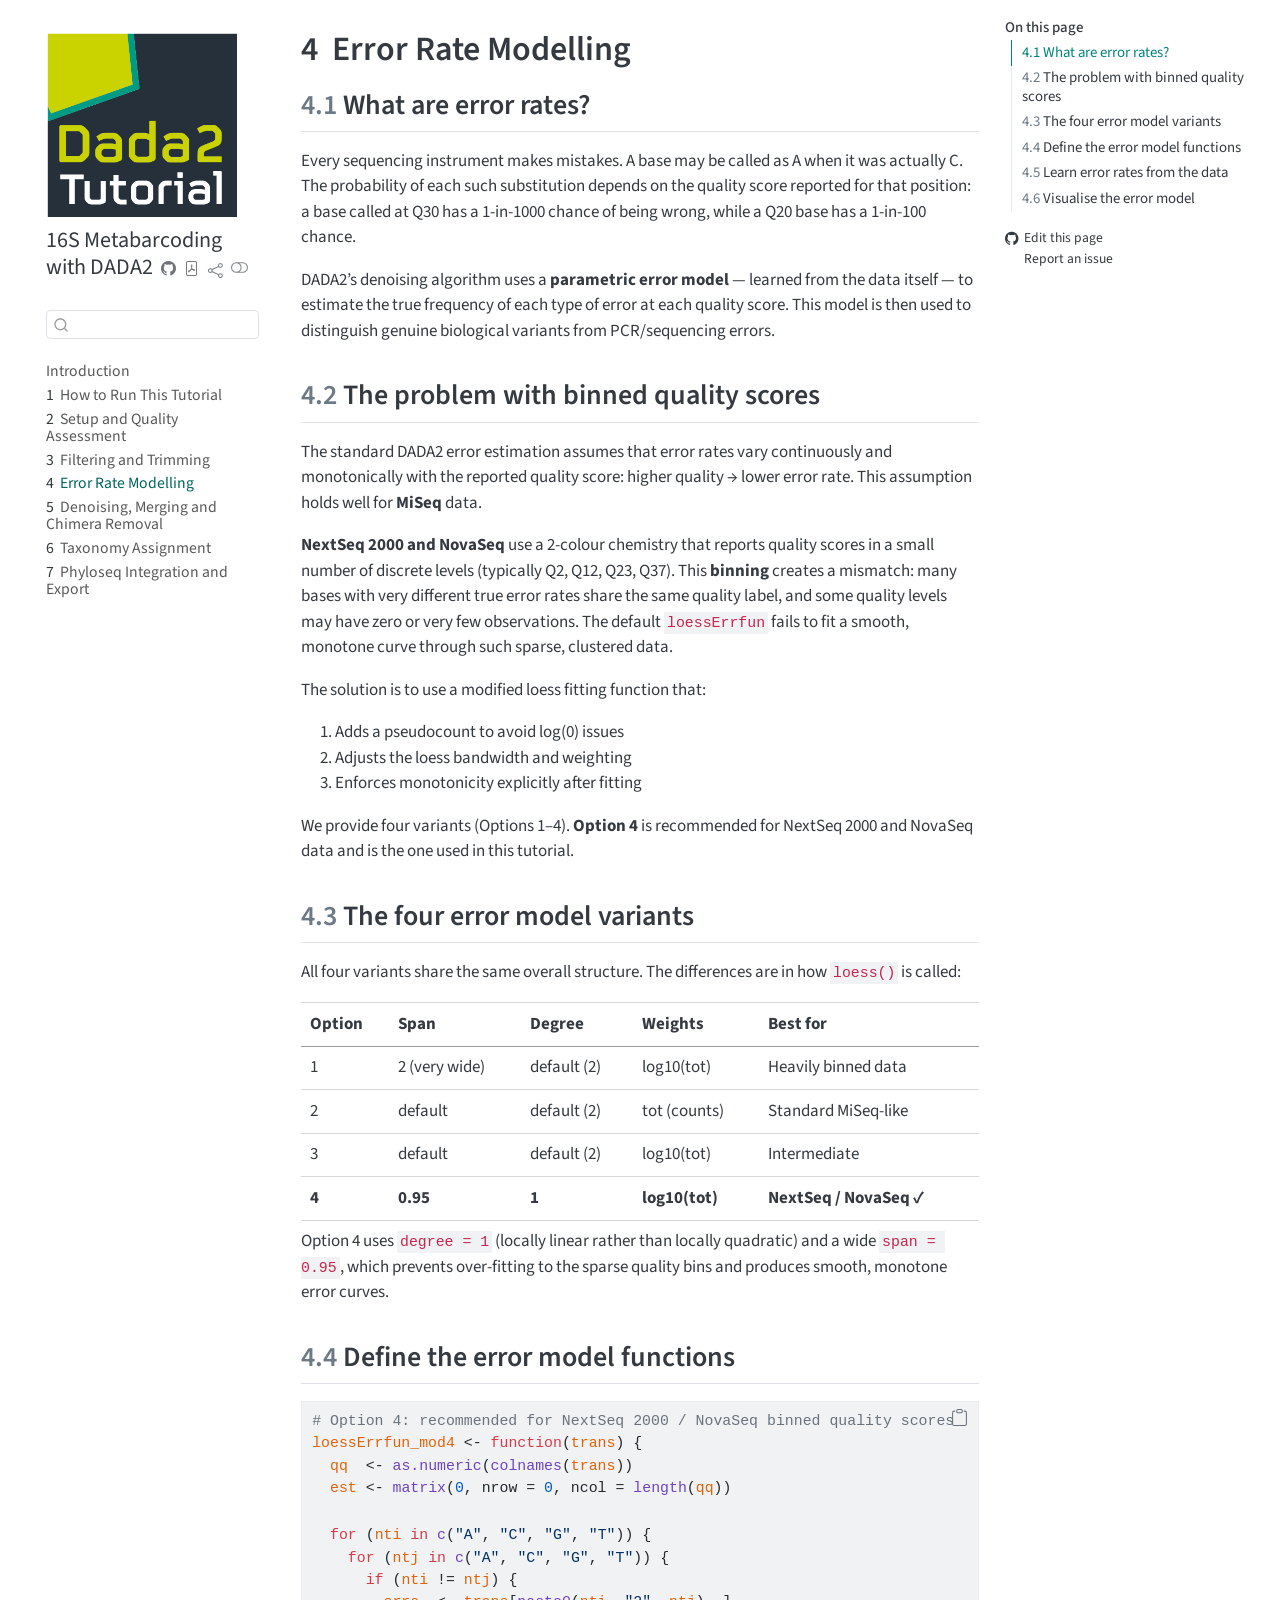
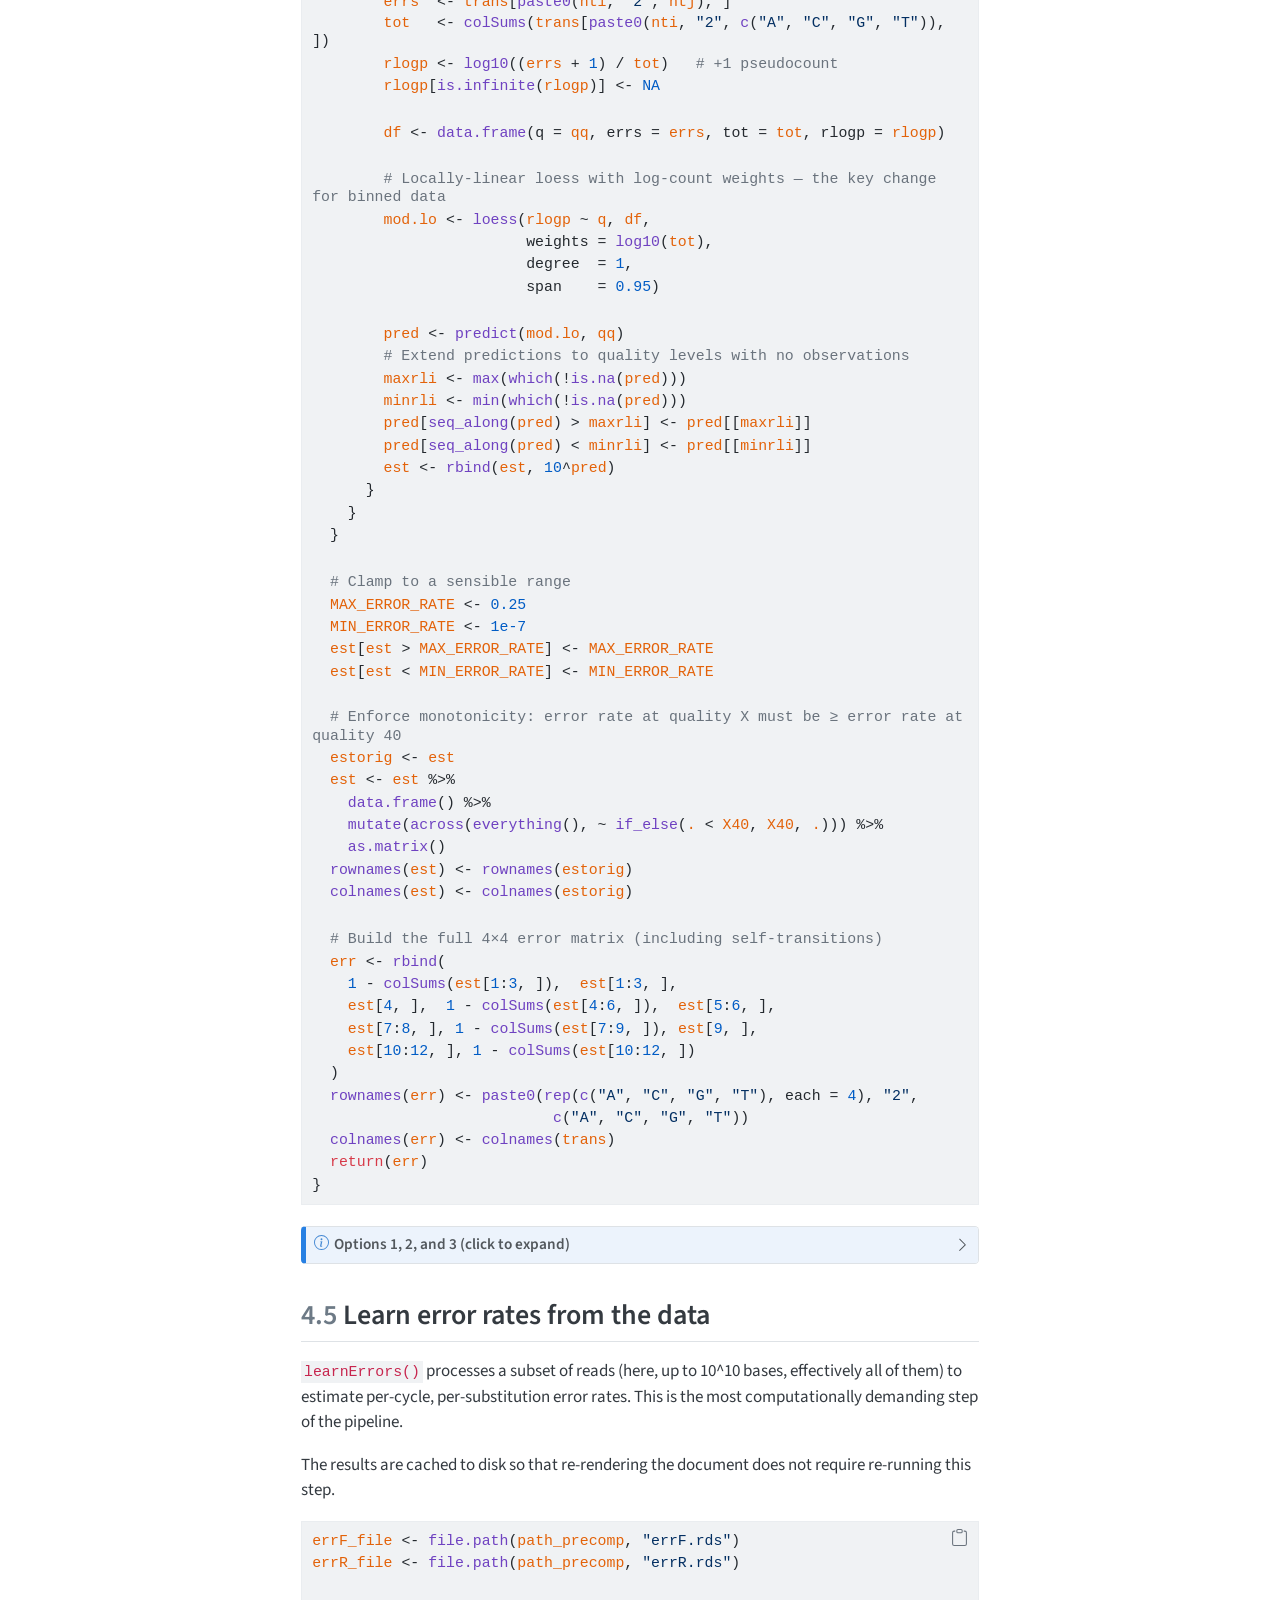
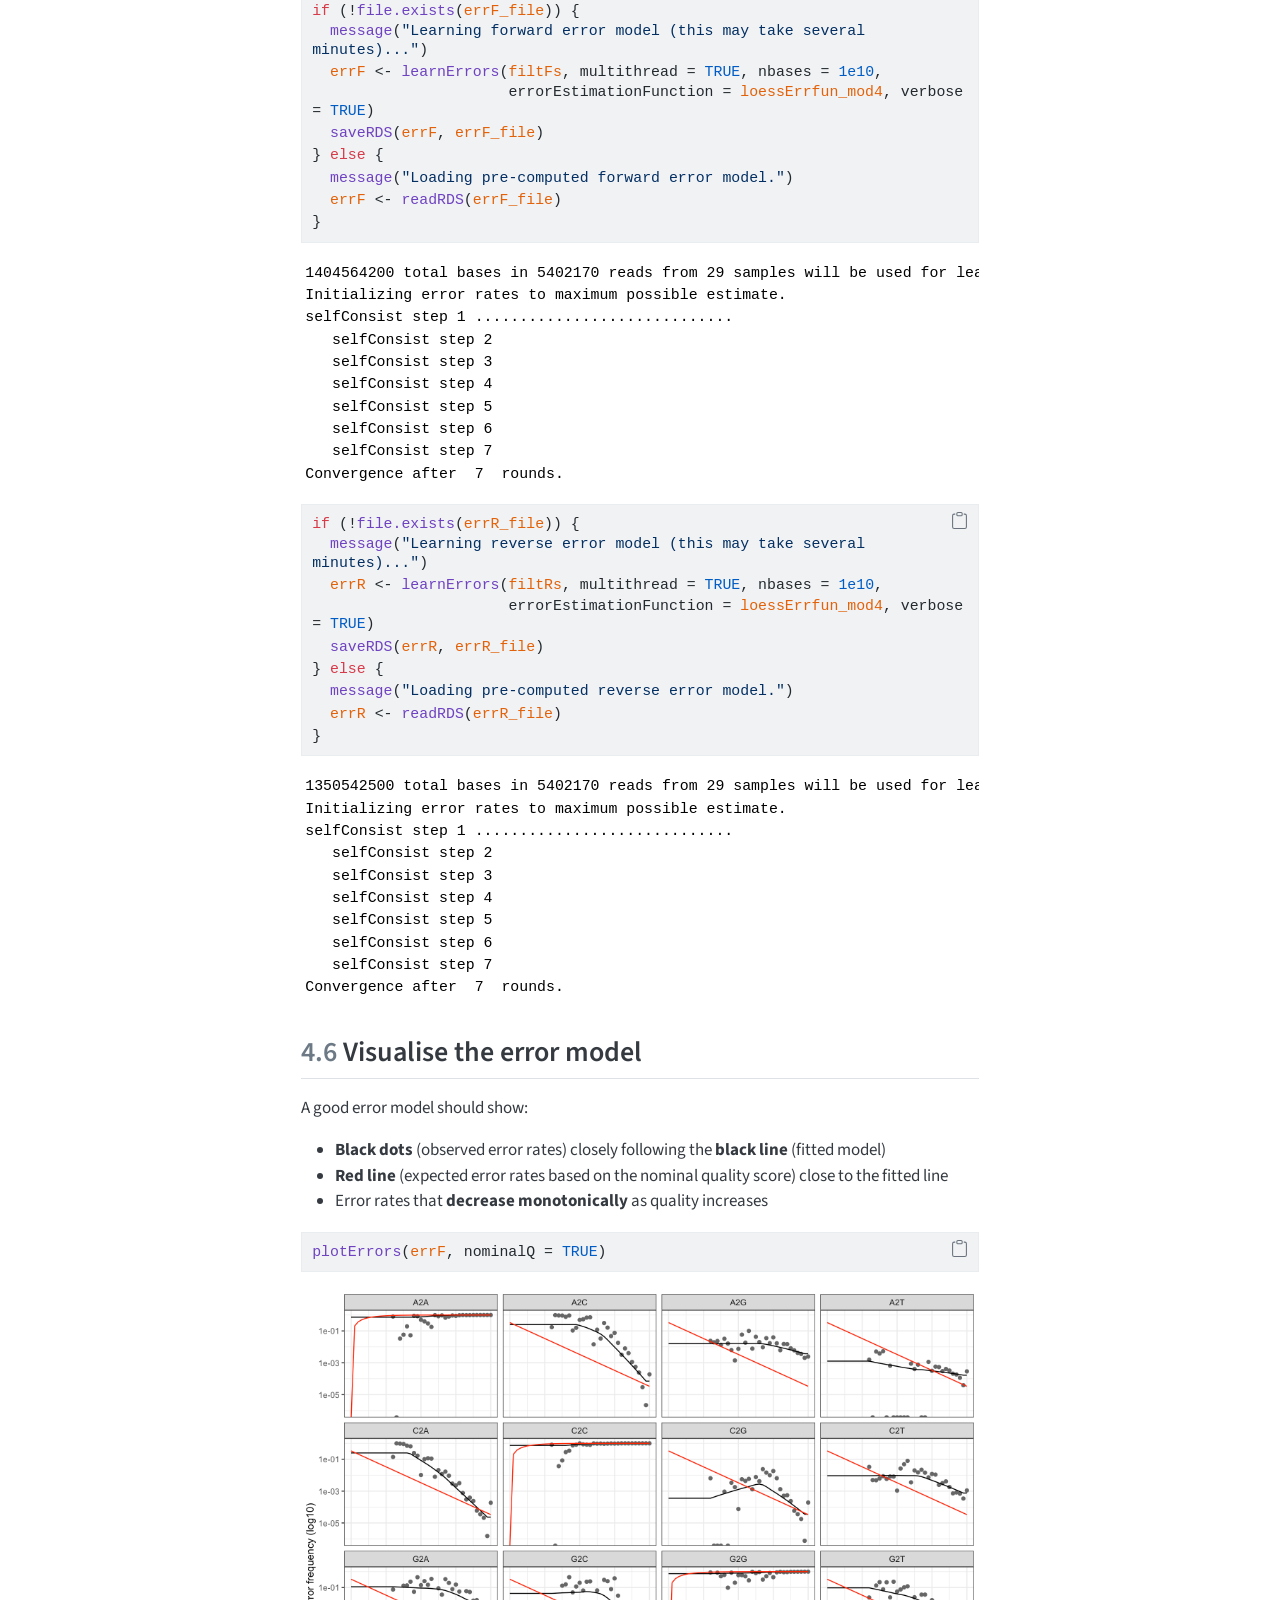
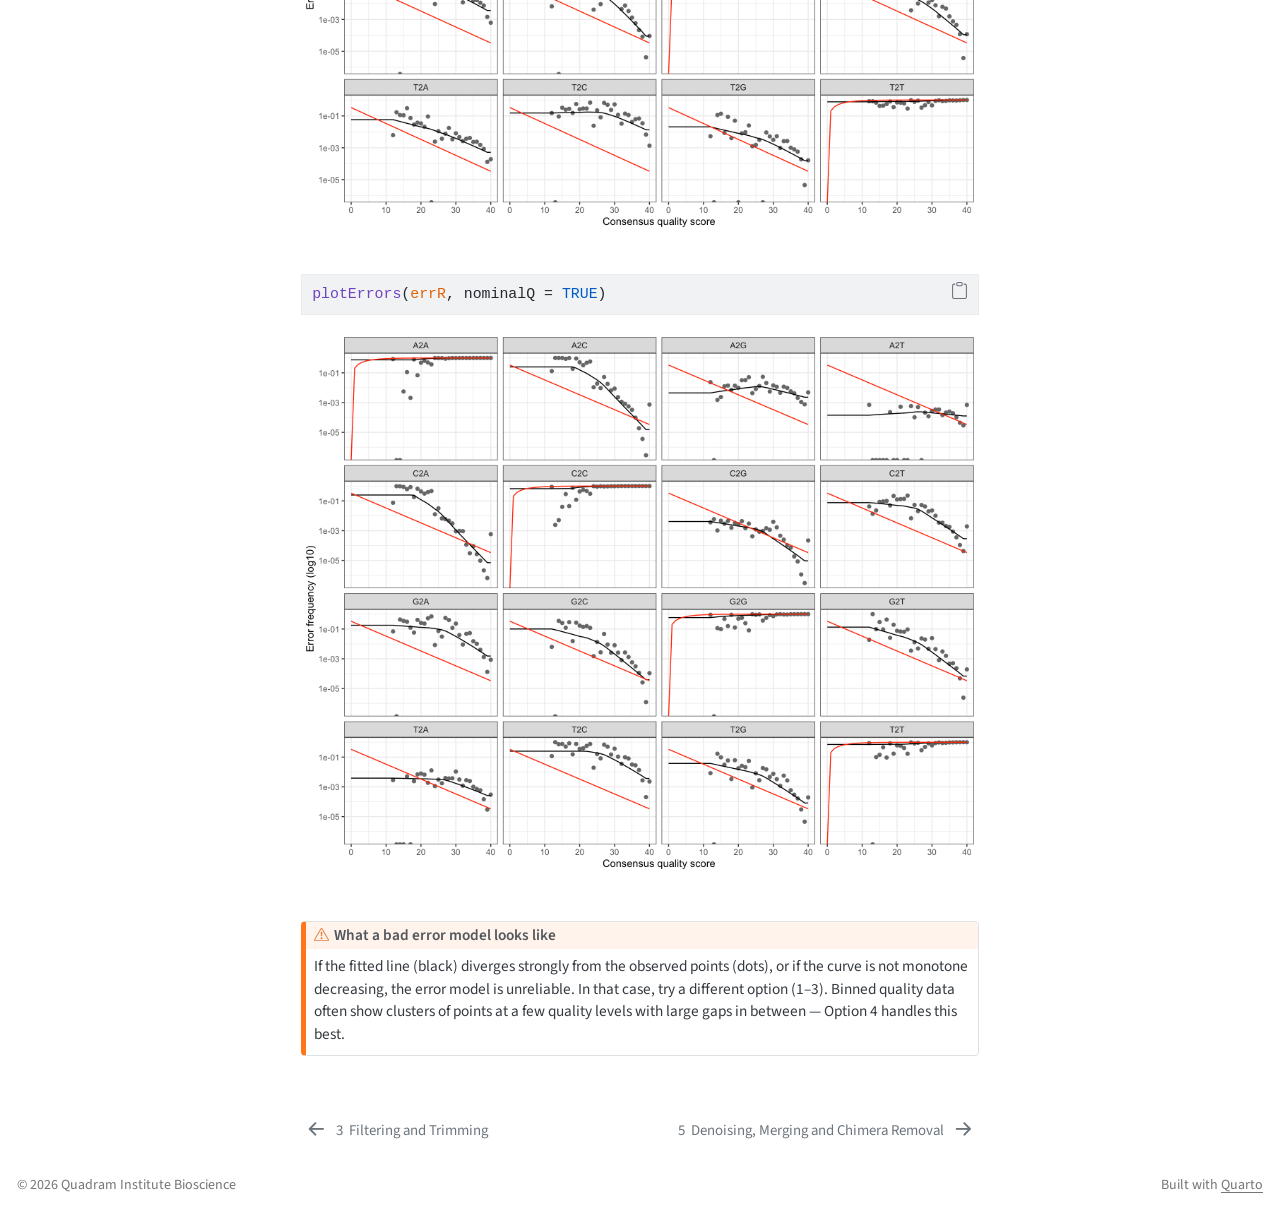
<file: docs/03_error_models.html>
<!DOCTYPE html>
<html xmlns="http://www.w3.org/1999/xhtml" lang="en" xml:lang="en"><head>
<meta http-equiv="Content-Type" content="text/html; charset=UTF-8">
<meta charset="utf-8">
<meta name="generator" content="quarto-1.9.37">
<meta name="viewport" content="width=device-width, initial-scale=1.0, user-scalable=yes">
<title>4&nbsp; Error Rate Modelling – 16S Metabarcoding with DADA2</title>
<style>
/* Default styles provided by pandoc.
** See https://pandoc.org/MANUAL.html#variables-for-html for config info.
*/
code{white-space: pre-wrap;}
span.smallcaps{font-variant: small-caps;}
div.columns{display: flex; gap: min(4vw, 1.5em);}
div.column{flex: auto; overflow-x: auto;}
div.hanging-indent{margin-left: 1.5em; text-indent: -1.5em;}
ul.task-list{list-style: none;}
ul.task-list li input[type="checkbox"] {
  width: 0.8em;
  margin: 0 0.8em 0.2em -1em; /* quarto-specific, see https://github.com/quarto-dev/quarto-cli/issues/4556 */ 
  vertical-align: middle;
}
/* CSS for syntax highlighting */
html { -webkit-text-size-adjust: 100%; }
pre > code.sourceCode { white-space: pre; position: relative; }
pre > code.sourceCode > span { display: inline-block; line-height: 1.25; }
pre > code.sourceCode > span:empty { height: 1.2em; }
.sourceCode { overflow: visible; }
code.sourceCode > span { color: inherit; text-decoration: inherit; }
div.sourceCode { margin: 1em 0; }
pre.sourceCode { margin: 0; }
@media screen {
div.sourceCode { overflow: auto; }
}
@media print {
pre > code.sourceCode { white-space: pre-wrap; }
pre > code.sourceCode > span { text-indent: -5em; padding-left: 5em; }
}
pre.numberSource code
  { counter-reset: source-line 0; }
pre.numberSource code > span
  { position: relative; left: -4em; counter-increment: source-line; }
pre.numberSource code > span > a:first-child::before
  { content: counter(source-line);
    position: relative; left: -1em; text-align: right; vertical-align: baseline;
    border: none; display: inline-block;
    -webkit-touch-callout: none; -webkit-user-select: none;
    -khtml-user-select: none; -moz-user-select: none;
    -ms-user-select: none; user-select: none;
    padding: 0 4px; width: 4em;
  }
pre.numberSource { margin-left: 3em;  padding-left: 4px; }
div.sourceCode
  {   }
@media screen {
pre > code.sourceCode > span > a:first-child::before { text-decoration: underline; }
}
</style>

<script src="site_libs/quarto-nav/quarto-nav.js"></script>
<script src="site_libs/quarto-nav/headroom.min.js"></script>
<script src="site_libs/clipboard/clipboard.min.js"></script>
<script src="site_libs/quarto-search/autocomplete.umd.js"></script>
<script src="site_libs/quarto-search/fuse.min.js"></script>
<script src="site_libs/quarto-search/quarto-search.js"></script>
<meta name="quarto:offset" content="./">
<link href="./04_denoise_merge.html" rel="next">
<link href="./02_filter_trim.html" rel="prev">
<script src="site_libs/quarto-html/quarto.js" type="module"></script>
<script src="site_libs/quarto-html/tabsets/tabsets.js" type="module"></script>
<script src="site_libs/quarto-html/popper.min.js"></script>
<script src="site_libs/quarto-html/tippy.umd.min.js"></script>
<script src="site_libs/quarto-html/anchor.min.js"></script>
<link href="site_libs/quarto-html/tippy.css" rel="stylesheet">
<link href="site_libs/quarto-html/quarto-syntax-highlighting-acf12a64177840b8d86f2d4f01b2e9fb.css" rel="stylesheet" class="quarto-color-scheme" id="quarto-text-highlighting-styles">
<link href="site_libs/quarto-html/quarto-syntax-highlighting-dark-23bbe8b5e4efc1e257f6d59dce478b08.css" rel="stylesheet" class="quarto-color-scheme quarto-color-alternate" id="quarto-text-highlighting-styles">
<link href="site_libs/quarto-html/quarto-syntax-highlighting-acf12a64177840b8d86f2d4f01b2e9fb.css" rel="stylesheet" class="quarto-color-scheme-extra" id="quarto-text-highlighting-styles">
<script src="site_libs/bootstrap/bootstrap.min.js"></script>
<link href="site_libs/bootstrap/bootstrap-icons.css" rel="stylesheet">
<link href="site_libs/bootstrap/bootstrap-576413e428a37d8ed27b4a9cb944cc35.min.css" rel="stylesheet" append-hash="true" class="quarto-color-scheme" id="quarto-bootstrap" data-mode="light">
<link href="site_libs/bootstrap/bootstrap-dark-e9d9fa513417b44937a3bbe1e12c5f34.min.css" rel="stylesheet" append-hash="true" class="quarto-color-scheme quarto-color-alternate" id="quarto-bootstrap" data-mode="dark">
<link href="site_libs/bootstrap/bootstrap-576413e428a37d8ed27b4a9cb944cc35.min.css" rel="stylesheet" append-hash="true" class="quarto-color-scheme-extra" id="quarto-bootstrap" data-mode="light"><script id="quarto-search-options" type="application/json">{
  "location": "sidebar",
  "copy-button": false,
  "collapse-after": 3,
  "panel-placement": "start",
  "type": "textbox",
  "limit": 50,
  "keyboard-shortcut": [
    "f",
    "/",
    "s"
  ],
  "show-item-context": false,
  "language": {
    "search-no-results-text": "No results",
    "search-matching-documents-text": "matching documents",
    "search-copy-link-title": "Copy link to search",
    "search-hide-matches-text": "Hide additional matches",
    "search-more-match-text": "more match in this document",
    "search-more-matches-text": "more matches in this document",
    "search-clear-button-title": "Clear",
    "search-text-placeholder": "",
    "search-detached-cancel-button-title": "Cancel",
    "search-submit-button-title": "Submit",
    "search-label": "Search"
  }
}</script><style>html{ scroll-behavior: smooth; }</style>
<link href="site_libs/pagedtable-1.1/css/pagedtable.css" rel="stylesheet">
<script src="site_libs/pagedtable-1.1/js/pagedtable.js"></script>
</head>
<body class="nav-sidebar floating quarto-light"><script id="quarto-html-before-body" type="application/javascript">
    const toggleBodyColorMode = (bsSheetEl) => {
      const mode = bsSheetEl.getAttribute("data-mode");
      const bodyEl = window.document.querySelector("body");
      if (mode === "dark") {
        bodyEl.classList.add("quarto-dark");
        bodyEl.classList.remove("quarto-light");
      } else {
        bodyEl.classList.add("quarto-light");
        bodyEl.classList.remove("quarto-dark");
      }
    }
    const toggleBodyColorPrimary = () => {
      const bsSheetEl = window.document.querySelector("link#quarto-bootstrap:not([rel=disabled-stylesheet])");
      if (bsSheetEl) {
        toggleBodyColorMode(bsSheetEl);
      }
    }
    const setColorSchemeToggle = (alternate) => {
      const toggles = window.document.querySelectorAll('.quarto-color-scheme-toggle');
      for (let i=0; i < toggles.length; i++) {
        const toggle = toggles[i];
        if (toggle) {
          if (alternate) {
            toggle.classList.add("alternate");
          } else {
            toggle.classList.remove("alternate");
          }
        }
      }
    };
    const toggleColorMode = (alternate) => {
      // Switch the stylesheets
      const primaryStylesheets = window.document.querySelectorAll('link.quarto-color-scheme:not(.quarto-color-alternate)');
      const alternateStylesheets = window.document.querySelectorAll('link.quarto-color-scheme.quarto-color-alternate');
      manageTransitions('#quarto-margin-sidebar .nav-link', false);
      if (alternate) {
        // note: dark is layered on light, we don't disable primary!
        enableStylesheet(alternateStylesheets);
        for (const sheetNode of alternateStylesheets) {
          if (sheetNode.id === "quarto-bootstrap") {
            toggleBodyColorMode(sheetNode);
          }
        }
      } else {
        disableStylesheet(alternateStylesheets);
        enableStylesheet(primaryStylesheets)
        toggleBodyColorPrimary();
      }
      manageTransitions('#quarto-margin-sidebar .nav-link', true);
      // Switch the toggles
      setColorSchemeToggle(alternate)
      // Hack to workaround the fact that safari doesn't
      // properly recolor the scrollbar when toggling (#1455)
      if (navigator.userAgent.indexOf('Safari') > 0 && navigator.userAgent.indexOf('Chrome') == -1) {
        manageTransitions("body", false);
        window.scrollTo(0, 1);
        setTimeout(() => {
          window.scrollTo(0, 0);
          manageTransitions("body", true);
        }, 40);
      }
    }
    const disableStylesheet = (stylesheets) => {
      for (let i=0; i < stylesheets.length; i++) {
        const stylesheet = stylesheets[i];
        stylesheet.rel = 'disabled-stylesheet';
      }
    }
    const enableStylesheet = (stylesheets) => {
      for (let i=0; i < stylesheets.length; i++) {
        const stylesheet = stylesheets[i];
        if(stylesheet.rel !== 'stylesheet') { // for Chrome, which will still FOUC without this check
          stylesheet.rel = 'stylesheet';
        }
      }
    }
    const manageTransitions = (selector, allowTransitions) => {
      const els = window.document.querySelectorAll(selector);
      for (let i=0; i < els.length; i++) {
        const el = els[i];
        if (allowTransitions) {
          el.classList.remove('notransition');
        } else {
          el.classList.add('notransition');
        }
      }
    }
    const isFileUrl = () => {
      return window.location.protocol === 'file:';
    }
    const hasAlternateSentinel = () => {
      let styleSentinel = getColorSchemeSentinel();
      if (styleSentinel !== null) {
        return styleSentinel === "alternate";
      } else {
        return false;
      }
    }
    const setStyleSentinel = (alternate) => {
      const value = alternate ? "alternate" : "default";
      if (!isFileUrl()) {
        window.localStorage.setItem("quarto-color-scheme", value);
      } else {
        localAlternateSentinel = value;
      }
    }
    const getColorSchemeSentinel = () => {
      if (!isFileUrl()) {
        const storageValue = window.localStorage.getItem("quarto-color-scheme");
        return storageValue != null ? storageValue : localAlternateSentinel;
      } else {
        return localAlternateSentinel;
      }
    }
    const toggleGiscusIfUsed = (isAlternate, darkModeDefault) => {
      const baseTheme = document.querySelector('#giscus-base-theme')?.value ?? 'light';
      const alternateTheme = document.querySelector('#giscus-alt-theme')?.value ?? 'dark';
      let newTheme = '';
      if(authorPrefersDark) {
        newTheme = isAlternate ? baseTheme : alternateTheme;
      } else {
        newTheme = isAlternate ? alternateTheme : baseTheme;
      }
      const changeGiscusTheme = () => {
        // From: https://github.com/giscus/giscus/issues/336
        const sendMessage = (message) => {
          const iframe = document.querySelector('iframe.giscus-frame');
          if (!iframe) return;
          iframe.contentWindow.postMessage({ giscus: message }, 'https://giscus.app');
        }
        sendMessage({
          setConfig: {
            theme: newTheme
          }
        });
      }
      const isGiscussLoaded = window.document.querySelector('iframe.giscus-frame') !== null;
      if (isGiscussLoaded) {
        changeGiscusTheme();
      }
    };
    const authorPrefersDark = false;
    const darkModeDefault = authorPrefersDark;
      document.querySelector('link#quarto-text-highlighting-styles.quarto-color-scheme-extra').rel = 'disabled-stylesheet';
      document.querySelector('link#quarto-bootstrap.quarto-color-scheme-extra').rel = 'disabled-stylesheet';
    let localAlternateSentinel = darkModeDefault ? 'alternate' : 'default';
    // Dark / light mode switch
    window.quartoToggleColorScheme = () => {
      // Read the current dark / light value
      let toAlternate = !hasAlternateSentinel();
      toggleColorMode(toAlternate);
      setStyleSentinel(toAlternate);
      toggleGiscusIfUsed(toAlternate, darkModeDefault);
      window.dispatchEvent(new Event('resize'));
    };
    // Switch to dark mode if need be
    if (hasAlternateSentinel()) {
      toggleColorMode(true);
    } else {
      toggleColorMode(false);
    }
  </script>

<div id="quarto-search-results"></div>
  <header id="quarto-header" class="headroom fixed-top"><nav class="quarto-secondary-nav"><div class="container-fluid d-flex">
      <button type="button" class="quarto-btn-toggle btn" data-bs-toggle="collapse" role="button" data-bs-target=".quarto-sidebar-collapse-item" aria-controls="quarto-sidebar" aria-expanded="false" aria-label="Toggle sidebar navigation" onclick="if (window.quartoToggleHeadroom) { window.quartoToggleHeadroom(); }">
        <i class="bi bi-layout-text-sidebar-reverse"></i>
      </button>
        <nav class="quarto-page-breadcrumbs" aria-label="breadcrumb"><ol class="breadcrumb"><li class="breadcrumb-item"><a href="./03_error_models.html"><span class="chapter-number">4</span>&nbsp; <span class="chapter-title">Error Rate Modelling</span></a></li></ol></nav>
        <a class="flex-grow-1" role="navigation" data-bs-toggle="collapse" data-bs-target=".quarto-sidebar-collapse-item" aria-controls="quarto-sidebar" aria-expanded="false" aria-label="Toggle sidebar navigation" onclick="if (window.quartoToggleHeadroom) { window.quartoToggleHeadroom(); }">      
        </a>
      <button type="button" class="btn quarto-search-button" aria-label="Search" onclick="window.quartoOpenSearch();">
        <i class="bi bi-search"></i>
      </button>
    </div>
  </nav></header><!-- content --><div id="quarto-content" class="quarto-container page-columns page-rows-contents page-layout-article">
<!-- sidebar -->
  <nav id="quarto-sidebar" class="sidebar collapse collapse-horizontal quarto-sidebar-collapse-item sidebar-navigation floating overflow-auto"><div class="pt-lg-2 mt-2 text-left sidebar-header sidebar-header-stacked">
      <a href="https://corebio.info/" class="sidebar-logo-link">
      <img src="./images/metabarcoding.png" alt="Quadram Institute Bioscience" class="sidebar-logo light-content py-0 d-lg-inline d-none"><img src="./images/metabarcoding.png" alt="Quadram Institute Bioscience" class="sidebar-logo dark-content py-0 d-lg-inline d-none"></a>
    <div class="sidebar-title mb-0 py-0">
      <a href="./">16S Metabarcoding with DADA2</a> 
        <div class="sidebar-tools-main tools-wide">
    <a href="https://github.com/quadram-institute-bioscience/metabarcoding-tutorial-2026/" title="Source Code" class="quarto-navigation-tool px-1" aria-label="Source Code"><i class="bi bi-github"></i></a>
    <a href="./16S-Metabarcoding-with-DADA2.pdf" title="Download PDF" class="quarto-navigation-tool px-1" aria-label="Download PDF"><i class="bi bi-file-pdf"></i></a>
    <div class="dropdown">
      <a href="" title="Share" id="quarto-navigation-tool-dropdown-0" class="quarto-navigation-tool dropdown-toggle px-1" data-bs-toggle="dropdown" aria-expanded="false" role="link" aria-label="Share"><i class="bi bi-share"></i></a>
      <ul class="dropdown-menu" aria-labelledby="quarto-navigation-tool-dropdown-0">
<li>
            <a class="dropdown-item sidebar-tools-main-item" href="https://twitter.com/intent/tweet?url=%7Curl%7C">
              <i class="bi bi-twitter pe-1"></i>
            Twitter
            </a>
          </li>
          <li>
            <a class="dropdown-item sidebar-tools-main-item" href="https://www.linkedin.com/sharing/share-offsite/?url=%7Curl%7C">
              <i class="bi bi-linkedin pe-1"></i>
            LinkedIn
            </a>
          </li>
      </ul>
</div>
  <a href="" class="quarto-color-scheme-toggle quarto-navigation-tool  px-1" onclick="window.quartoToggleColorScheme(); return false;" title="Toggle dark mode"><i class="bi"></i></a>
</div>
    </div>
      </div>
        <div class="mt-2 flex-shrink-0 align-items-center">
        <div class="sidebar-search">
        <div id="quarto-search" class="" title="Search"></div>
        </div>
        </div>
    <div class="sidebar-menu-container"> 
    <ul class="list-unstyled mt-1">
<li class="sidebar-item">
  <div class="sidebar-item-container"> 
  <a href="./index.html" class="sidebar-item-text sidebar-link">
 <span class="menu-text">Introduction</span></a>
  </div>
</li>
        <li class="sidebar-item">
  <div class="sidebar-item-container"> 
  <a href="./00_setup.html" class="sidebar-item-text sidebar-link">
 <span class="menu-text"><span class="chapter-number">1</span>&nbsp; <span class="chapter-title">How to Run This Tutorial</span></span></a>
  </div>
</li>
        <li class="sidebar-item">
  <div class="sidebar-item-container"> 
  <a href="./01_setup_quality.html" class="sidebar-item-text sidebar-link">
 <span class="menu-text"><span class="chapter-number">2</span>&nbsp; <span class="chapter-title">Setup and Quality Assessment</span></span></a>
  </div>
</li>
        <li class="sidebar-item">
  <div class="sidebar-item-container"> 
  <a href="./02_filter_trim.html" class="sidebar-item-text sidebar-link">
 <span class="menu-text"><span class="chapter-number">3</span>&nbsp; <span class="chapter-title">Filtering and Trimming</span></span></a>
  </div>
</li>
        <li class="sidebar-item">
  <div class="sidebar-item-container"> 
  <a href="./03_error_models.html" class="sidebar-item-text sidebar-link active">
 <span class="menu-text"><span class="chapter-number">4</span>&nbsp; <span class="chapter-title">Error Rate Modelling</span></span></a>
  </div>
</li>
        <li class="sidebar-item">
  <div class="sidebar-item-container"> 
  <a href="./04_denoise_merge.html" class="sidebar-item-text sidebar-link">
 <span class="menu-text"><span class="chapter-number">5</span>&nbsp; <span class="chapter-title">Denoising, Merging and Chimera Removal</span></span></a>
  </div>
</li>
        <li class="sidebar-item">
  <div class="sidebar-item-container"> 
  <a href="./05_taxonomy.html" class="sidebar-item-text sidebar-link">
 <span class="menu-text"><span class="chapter-number">6</span>&nbsp; <span class="chapter-title">Taxonomy Assignment</span></span></a>
  </div>
</li>
        <li class="sidebar-item">
  <div class="sidebar-item-container"> 
  <a href="./06_phyloseq_export.html" class="sidebar-item-text sidebar-link">
 <span class="menu-text"><span class="chapter-number">7</span>&nbsp; <span class="chapter-title">Phyloseq Integration and Export</span></span></a>
  </div>
</li>
    </ul>
</div>
</nav><div id="quarto-sidebar-glass" class="quarto-sidebar-collapse-item" data-bs-toggle="collapse" data-bs-target=".quarto-sidebar-collapse-item"></div>
<!-- margin-sidebar -->
    <div id="quarto-margin-sidebar" class="sidebar margin-sidebar">
        <nav id="TOC" role="doc-toc" class="toc-active"><h2 id="toc-title">On this page</h2>
   
  <ul>
<li><a href="#what-are-error-rates" id="toc-what-are-error-rates" class="nav-link active" data-scroll-target="#what-are-error-rates"><span class="header-section-number">4.1</span> What are error rates?</a></li>
  <li><a href="#the-problem-with-binned-quality-scores" id="toc-the-problem-with-binned-quality-scores" class="nav-link" data-scroll-target="#the-problem-with-binned-quality-scores"><span class="header-section-number">4.2</span> The problem with binned quality scores</a></li>
  <li><a href="#the-four-error-model-variants" id="toc-the-four-error-model-variants" class="nav-link" data-scroll-target="#the-four-error-model-variants"><span class="header-section-number">4.3</span> The four error model variants</a></li>
  <li><a href="#define-the-error-model-functions" id="toc-define-the-error-model-functions" class="nav-link" data-scroll-target="#define-the-error-model-functions"><span class="header-section-number">4.4</span> Define the error model functions</a></li>
  <li><a href="#learn-error-rates-from-the-data" id="toc-learn-error-rates-from-the-data" class="nav-link" data-scroll-target="#learn-error-rates-from-the-data"><span class="header-section-number">4.5</span> Learn error rates from the data</a></li>
  <li><a href="#visualise-the-error-model" id="toc-visualise-the-error-model" class="nav-link" data-scroll-target="#visualise-the-error-model"><span class="header-section-number">4.6</span> Visualise the error model</a></li>
  </ul><div class="toc-actions"><ul><li><a href="https://github.com/quadram-institute-bioscience/metabarcoding-tutorial-2026/edit/main/03_error_models.qmd" class="toc-action"><i class="bi bi-github"></i>Edit this page</a></li><li><a href="https://github.com/quadram-institute-bioscience/metabarcoding-tutorial-2026/issues/new" class="toc-action"><i class="bi empty"></i>Report an issue</a></li></ul></div></nav>
    </div>
<!-- main -->
<main class="content" id="quarto-document-content"><header id="title-block-header" class="quarto-title-block default"><div class="quarto-title">
<h1 class="title"><span id="sec-error-models" class="quarto-section-identifier"><span class="chapter-number">4</span>&nbsp; <span class="chapter-title">Error Rate Modelling</span></span></h1>
</div>



<div class="quarto-title-meta">

    
  
    
  </div>
  


</header><section id="what-are-error-rates" class="level2" data-number="4.1"><h2 data-number="4.1" class="anchored" data-anchor-id="what-are-error-rates">
<span class="header-section-number">4.1</span> What are error rates?</h2>
<p>Every sequencing instrument makes mistakes. A base may be called as A when it was actually C. The probability of each such substitution depends on the quality score reported for that position: a base called at Q30 has a 1-in-1000 chance of being wrong, while a Q20 base has a 1-in-100 chance.</p>
<p>DADA2’s denoising algorithm uses a <strong>parametric error model</strong> — learned from the data itself — to estimate the true frequency of each type of error at each quality score. This model is then used to distinguish genuine biological variants from PCR/sequencing errors.</p>
</section><section id="the-problem-with-binned-quality-scores" class="level2" data-number="4.2"><h2 data-number="4.2" class="anchored" data-anchor-id="the-problem-with-binned-quality-scores">
<span class="header-section-number">4.2</span> The problem with binned quality scores</h2>
<p>The standard DADA2 error estimation assumes that error rates vary continuously and monotonically with the reported quality score: higher quality → lower error rate. This assumption holds well for <strong>MiSeq</strong> data.</p>
<p><strong>NextSeq 2000 and NovaSeq</strong> use a 2-colour chemistry that reports quality scores in a small number of discrete levels (typically Q2, Q12, Q23, Q37). This <strong>binning</strong> creates a mismatch: many bases with very different true error rates share the same quality label, and some quality levels may have zero or very few observations. The default <code>loessErrfun</code> fails to fit a smooth, monotone curve through such sparse, clustered data.</p>
<p>The solution is to use a modified loess fitting function that:</p>
<ol type="1">
<li>Adds a pseudocount to avoid log(0) issues</li>
<li>Adjusts the loess bandwidth and weighting</li>
<li>Enforces monotonicity explicitly after fitting</li>
</ol>
<p>We provide four variants (Options 1–4). <strong>Option 4</strong> is recommended for NextSeq 2000 and NovaSeq data and is the one used in this tutorial.</p>
</section><section id="the-four-error-model-variants" class="level2" data-number="4.3"><h2 data-number="4.3" class="anchored" data-anchor-id="the-four-error-model-variants">
<span class="header-section-number">4.3</span> The four error model variants</h2>
<p>All four variants share the same overall structure. The differences are in how <code><a href="https://rdrr.io/r/stats/loess.html">loess()</a></code> is called:</p>
<table class="caption-top table">
<thead><tr class="header">
<th>Option</th>
<th>Span</th>
<th>Degree</th>
<th>Weights</th>
<th>Best for</th>
</tr></thead>
<tbody>
<tr class="odd">
<td>1</td>
<td>2 (very wide)</td>
<td>default (2)</td>
<td>log10(tot)</td>
<td>Heavily binned data</td>
</tr>
<tr class="even">
<td>2</td>
<td>default</td>
<td>default (2)</td>
<td>tot (counts)</td>
<td>Standard MiSeq-like</td>
</tr>
<tr class="odd">
<td>3</td>
<td>default</td>
<td>default (2)</td>
<td>log10(tot)</td>
<td>Intermediate</td>
</tr>
<tr class="even">
<td><strong>4</strong></td>
<td><strong>0.95</strong></td>
<td><strong>1</strong></td>
<td><strong>log10(tot)</strong></td>
<td><strong>NextSeq / NovaSeq ✓</strong></td>
</tr>
</tbody>
</table>
<p>Option 4 uses <code>degree = 1</code> (locally linear rather than locally quadratic) and a wide <code>span = 0.95</code>, which prevents over-fitting to the sparse quality bins and produces smooth, monotone error curves.</p>
</section><section id="define-the-error-model-functions" class="level2" data-number="4.4"><h2 data-number="4.4" class="anchored" data-anchor-id="define-the-error-model-functions">
<span class="header-section-number">4.4</span> Define the error model functions</h2>
<div class="cell">
<div class="code-copy-outer-scaffold"><div class="sourceCode" id="cb1"><pre class="downlit sourceCode r code-with-copy"><code class="sourceCode R"><span><span class="co"># Option 4: recommended for NextSeq 2000 / NovaSeq binned quality scores</span></span>
<span><span class="va">loessErrfun_mod4</span> <span class="op">&lt;-</span> <span class="kw">function</span><span class="op">(</span><span class="va">trans</span><span class="op">)</span> <span class="op">{</span></span>
<span>  <span class="va">qq</span>  <span class="op">&lt;-</span> <span class="fu"><a href="https://rdrr.io/r/base/numeric.html">as.numeric</a></span><span class="op">(</span><span class="fu"><a href="https://rdrr.io/r/base/colnames.html">colnames</a></span><span class="op">(</span><span class="va">trans</span><span class="op">)</span><span class="op">)</span></span>
<span>  <span class="va">est</span> <span class="op">&lt;-</span> <span class="fu"><a href="https://rdrr.io/r/base/matrix.html">matrix</a></span><span class="op">(</span><span class="fl">0</span>, nrow <span class="op">=</span> <span class="fl">0</span>, ncol <span class="op">=</span> <span class="fu"><a href="https://rdrr.io/r/base/length.html">length</a></span><span class="op">(</span><span class="va">qq</span><span class="op">)</span><span class="op">)</span></span>
<span></span>
<span>  <span class="kw">for</span> <span class="op">(</span><span class="va">nti</span> <span class="kw">in</span> <span class="fu"><a href="https://rdrr.io/r/base/c.html">c</a></span><span class="op">(</span><span class="st">"A"</span>, <span class="st">"C"</span>, <span class="st">"G"</span>, <span class="st">"T"</span><span class="op">)</span><span class="op">)</span> <span class="op">{</span></span>
<span>    <span class="kw">for</span> <span class="op">(</span><span class="va">ntj</span> <span class="kw">in</span> <span class="fu"><a href="https://rdrr.io/r/base/c.html">c</a></span><span class="op">(</span><span class="st">"A"</span>, <span class="st">"C"</span>, <span class="st">"G"</span>, <span class="st">"T"</span><span class="op">)</span><span class="op">)</span> <span class="op">{</span></span>
<span>      <span class="kw">if</span> <span class="op">(</span><span class="va">nti</span> <span class="op">!=</span> <span class="va">ntj</span><span class="op">)</span> <span class="op">{</span></span>
<span>        <span class="va">errs</span>  <span class="op">&lt;-</span> <span class="va">trans</span><span class="op">[</span><span class="fu"><a href="https://rdrr.io/r/base/paste.html">paste0</a></span><span class="op">(</span><span class="va">nti</span>, <span class="st">"2"</span>, <span class="va">ntj</span><span class="op">)</span>, <span class="op">]</span></span>
<span>        <span class="va">tot</span>   <span class="op">&lt;-</span> <span class="fu"><a href="https://rdrr.io/r/base/colSums.html">colSums</a></span><span class="op">(</span><span class="va">trans</span><span class="op">[</span><span class="fu"><a href="https://rdrr.io/r/base/paste.html">paste0</a></span><span class="op">(</span><span class="va">nti</span>, <span class="st">"2"</span>, <span class="fu"><a href="https://rdrr.io/r/base/c.html">c</a></span><span class="op">(</span><span class="st">"A"</span>, <span class="st">"C"</span>, <span class="st">"G"</span>, <span class="st">"T"</span><span class="op">)</span><span class="op">)</span>, <span class="op">]</span><span class="op">)</span></span>
<span>        <span class="va">rlogp</span> <span class="op">&lt;-</span> <span class="fu"><a href="https://rdrr.io/r/base/Log.html">log10</a></span><span class="op">(</span><span class="op">(</span><span class="va">errs</span> <span class="op">+</span> <span class="fl">1</span><span class="op">)</span> <span class="op">/</span> <span class="va">tot</span><span class="op">)</span>   <span class="co"># +1 pseudocount</span></span>
<span>        <span class="va">rlogp</span><span class="op">[</span><span class="fu"><a href="https://rdrr.io/r/base/is.finite.html">is.infinite</a></span><span class="op">(</span><span class="va">rlogp</span><span class="op">)</span><span class="op">]</span> <span class="op">&lt;-</span> <span class="cn">NA</span></span>
<span></span>
<span>        <span class="va">df</span> <span class="op">&lt;-</span> <span class="fu"><a href="https://rdrr.io/r/base/data.frame.html">data.frame</a></span><span class="op">(</span>q <span class="op">=</span> <span class="va">qq</span>, errs <span class="op">=</span> <span class="va">errs</span>, tot <span class="op">=</span> <span class="va">tot</span>, rlogp <span class="op">=</span> <span class="va">rlogp</span><span class="op">)</span></span>
<span></span>
<span>        <span class="co"># Locally-linear loess with log-count weights — the key change for binned data</span></span>
<span>        <span class="va">mod.lo</span> <span class="op">&lt;-</span> <span class="fu"><a href="https://rdrr.io/r/stats/loess.html">loess</a></span><span class="op">(</span><span class="va">rlogp</span> <span class="op">~</span> <span class="va">q</span>, <span class="va">df</span>,</span>
<span>                        weights <span class="op">=</span> <span class="fu"><a href="https://rdrr.io/r/base/Log.html">log10</a></span><span class="op">(</span><span class="va">tot</span><span class="op">)</span>,</span>
<span>                        degree  <span class="op">=</span> <span class="fl">1</span>,</span>
<span>                        span    <span class="op">=</span> <span class="fl">0.95</span><span class="op">)</span></span>
<span></span>
<span>        <span class="va">pred</span> <span class="op">&lt;-</span> <span class="fu"><a href="https://rdrr.io/r/stats/predict.html">predict</a></span><span class="op">(</span><span class="va">mod.lo</span>, <span class="va">qq</span><span class="op">)</span></span>
<span>        <span class="co"># Extend predictions to quality levels with no observations</span></span>
<span>        <span class="va">maxrli</span> <span class="op">&lt;-</span> <span class="fu"><a href="https://rdrr.io/r/base/Extremes.html">max</a></span><span class="op">(</span><span class="fu"><a href="https://rdrr.io/r/base/which.html">which</a></span><span class="op">(</span><span class="op">!</span><span class="fu"><a href="https://rdrr.io/r/base/NA.html">is.na</a></span><span class="op">(</span><span class="va">pred</span><span class="op">)</span><span class="op">)</span><span class="op">)</span></span>
<span>        <span class="va">minrli</span> <span class="op">&lt;-</span> <span class="fu"><a href="https://rdrr.io/r/base/Extremes.html">min</a></span><span class="op">(</span><span class="fu"><a href="https://rdrr.io/r/base/which.html">which</a></span><span class="op">(</span><span class="op">!</span><span class="fu"><a href="https://rdrr.io/r/base/NA.html">is.na</a></span><span class="op">(</span><span class="va">pred</span><span class="op">)</span><span class="op">)</span><span class="op">)</span></span>
<span>        <span class="va">pred</span><span class="op">[</span><span class="fu"><a href="https://rdrr.io/r/base/seq.html">seq_along</a></span><span class="op">(</span><span class="va">pred</span><span class="op">)</span> <span class="op">&gt;</span> <span class="va">maxrli</span><span class="op">]</span> <span class="op">&lt;-</span> <span class="va">pred</span><span class="op">[[</span><span class="va">maxrli</span><span class="op">]</span><span class="op">]</span></span>
<span>        <span class="va">pred</span><span class="op">[</span><span class="fu"><a href="https://rdrr.io/r/base/seq.html">seq_along</a></span><span class="op">(</span><span class="va">pred</span><span class="op">)</span> <span class="op">&lt;</span> <span class="va">minrli</span><span class="op">]</span> <span class="op">&lt;-</span> <span class="va">pred</span><span class="op">[[</span><span class="va">minrli</span><span class="op">]</span><span class="op">]</span></span>
<span>        <span class="va">est</span> <span class="op">&lt;-</span> <span class="fu"><a href="https://rdrr.io/r/base/cbind.html">rbind</a></span><span class="op">(</span><span class="va">est</span>, <span class="fl">10</span><span class="op">^</span><span class="va">pred</span><span class="op">)</span></span>
<span>      <span class="op">}</span></span>
<span>    <span class="op">}</span></span>
<span>  <span class="op">}</span></span>
<span></span>
<span>  <span class="co"># Clamp to a sensible range</span></span>
<span>  <span class="va">MAX_ERROR_RATE</span> <span class="op">&lt;-</span> <span class="fl">0.25</span></span>
<span>  <span class="va">MIN_ERROR_RATE</span> <span class="op">&lt;-</span> <span class="fl">1e-7</span></span>
<span>  <span class="va">est</span><span class="op">[</span><span class="va">est</span> <span class="op">&gt;</span> <span class="va">MAX_ERROR_RATE</span><span class="op">]</span> <span class="op">&lt;-</span> <span class="va">MAX_ERROR_RATE</span></span>
<span>  <span class="va">est</span><span class="op">[</span><span class="va">est</span> <span class="op">&lt;</span> <span class="va">MIN_ERROR_RATE</span><span class="op">]</span> <span class="op">&lt;-</span> <span class="va">MIN_ERROR_RATE</span></span>
<span></span>
<span>  <span class="co"># Enforce monotonicity: error rate at quality X must be ≥ error rate at quality 40</span></span>
<span>  <span class="va">estorig</span> <span class="op">&lt;-</span> <span class="va">est</span></span>
<span>  <span class="va">est</span> <span class="op">&lt;-</span> <span class="va">est</span> <span class="op">%&gt;%</span></span>
<span>    <span class="fu"><a href="https://rdrr.io/r/base/data.frame.html">data.frame</a></span><span class="op">(</span><span class="op">)</span> <span class="op">%&gt;%</span></span>
<span>    <span class="fu">mutate</span><span class="op">(</span><span class="fu">across</span><span class="op">(</span><span class="fu">everything</span><span class="op">(</span><span class="op">)</span>, <span class="op">~</span> <span class="fu">if_else</span><span class="op">(</span><span class="va">.</span> <span class="op">&lt;</span> <span class="va">X40</span>, <span class="va">X40</span>, <span class="va">.</span><span class="op">)</span><span class="op">)</span><span class="op">)</span> <span class="op">%&gt;%</span></span>
<span>    <span class="fu"><a href="https://rdrr.io/r/base/matrix.html">as.matrix</a></span><span class="op">(</span><span class="op">)</span></span>
<span>  <span class="fu"><a href="https://rdrr.io/r/base/colnames.html">rownames</a></span><span class="op">(</span><span class="va">est</span><span class="op">)</span> <span class="op">&lt;-</span> <span class="fu"><a href="https://rdrr.io/r/base/colnames.html">rownames</a></span><span class="op">(</span><span class="va">estorig</span><span class="op">)</span></span>
<span>  <span class="fu"><a href="https://rdrr.io/r/base/colnames.html">colnames</a></span><span class="op">(</span><span class="va">est</span><span class="op">)</span> <span class="op">&lt;-</span> <span class="fu"><a href="https://rdrr.io/r/base/colnames.html">colnames</a></span><span class="op">(</span><span class="va">estorig</span><span class="op">)</span></span>
<span></span>
<span>  <span class="co"># Build the full 4×4 error matrix (including self-transitions)</span></span>
<span>  <span class="va">err</span> <span class="op">&lt;-</span> <span class="fu"><a href="https://rdrr.io/r/base/cbind.html">rbind</a></span><span class="op">(</span></span>
<span>    <span class="fl">1</span> <span class="op">-</span> <span class="fu"><a href="https://rdrr.io/r/base/colSums.html">colSums</a></span><span class="op">(</span><span class="va">est</span><span class="op">[</span><span class="fl">1</span><span class="op">:</span><span class="fl">3</span>, <span class="op">]</span><span class="op">)</span>,  <span class="va">est</span><span class="op">[</span><span class="fl">1</span><span class="op">:</span><span class="fl">3</span>, <span class="op">]</span>,</span>
<span>    <span class="va">est</span><span class="op">[</span><span class="fl">4</span>, <span class="op">]</span>,  <span class="fl">1</span> <span class="op">-</span> <span class="fu"><a href="https://rdrr.io/r/base/colSums.html">colSums</a></span><span class="op">(</span><span class="va">est</span><span class="op">[</span><span class="fl">4</span><span class="op">:</span><span class="fl">6</span>, <span class="op">]</span><span class="op">)</span>,  <span class="va">est</span><span class="op">[</span><span class="fl">5</span><span class="op">:</span><span class="fl">6</span>, <span class="op">]</span>,</span>
<span>    <span class="va">est</span><span class="op">[</span><span class="fl">7</span><span class="op">:</span><span class="fl">8</span>, <span class="op">]</span>, <span class="fl">1</span> <span class="op">-</span> <span class="fu"><a href="https://rdrr.io/r/base/colSums.html">colSums</a></span><span class="op">(</span><span class="va">est</span><span class="op">[</span><span class="fl">7</span><span class="op">:</span><span class="fl">9</span>, <span class="op">]</span><span class="op">)</span>, <span class="va">est</span><span class="op">[</span><span class="fl">9</span>, <span class="op">]</span>,</span>
<span>    <span class="va">est</span><span class="op">[</span><span class="fl">10</span><span class="op">:</span><span class="fl">12</span>, <span class="op">]</span>, <span class="fl">1</span> <span class="op">-</span> <span class="fu"><a href="https://rdrr.io/r/base/colSums.html">colSums</a></span><span class="op">(</span><span class="va">est</span><span class="op">[</span><span class="fl">10</span><span class="op">:</span><span class="fl">12</span>, <span class="op">]</span><span class="op">)</span></span>
<span>  <span class="op">)</span></span>
<span>  <span class="fu"><a href="https://rdrr.io/r/base/colnames.html">rownames</a></span><span class="op">(</span><span class="va">err</span><span class="op">)</span> <span class="op">&lt;-</span> <span class="fu"><a href="https://rdrr.io/r/base/paste.html">paste0</a></span><span class="op">(</span><span class="fu"><a href="https://rdrr.io/r/base/rep.html">rep</a></span><span class="op">(</span><span class="fu"><a href="https://rdrr.io/r/base/c.html">c</a></span><span class="op">(</span><span class="st">"A"</span>, <span class="st">"C"</span>, <span class="st">"G"</span>, <span class="st">"T"</span><span class="op">)</span>, each <span class="op">=</span> <span class="fl">4</span><span class="op">)</span>, <span class="st">"2"</span>,</span>
<span>                           <span class="fu"><a href="https://rdrr.io/r/base/c.html">c</a></span><span class="op">(</span><span class="st">"A"</span>, <span class="st">"C"</span>, <span class="st">"G"</span>, <span class="st">"T"</span><span class="op">)</span><span class="op">)</span></span>
<span>  <span class="fu"><a href="https://rdrr.io/r/base/colnames.html">colnames</a></span><span class="op">(</span><span class="va">err</span><span class="op">)</span> <span class="op">&lt;-</span> <span class="fu"><a href="https://rdrr.io/r/base/colnames.html">colnames</a></span><span class="op">(</span><span class="va">trans</span><span class="op">)</span></span>
<span>  <span class="kw"><a href="https://rdrr.io/r/base/function.html">return</a></span><span class="op">(</span><span class="va">err</span><span class="op">)</span></span>
<span><span class="op">}</span></span></code></pre></div><button title="Copy to Clipboard" class="code-copy-button"><i class="bi"></i></button></div>
</div>
<div class="callout callout-style-default callout-note callout-titled">
<div class="callout-header d-flex align-content-center collapsed" data-bs-toggle="collapse" data-bs-target=".callout-1-contents" aria-controls="callout-1" aria-expanded="false" aria-label="Toggle callout">
<div class="callout-icon-container">
<i class="callout-icon"></i>
</div>
<div class="callout-title-container flex-fill">
<span class="screen-reader-only">Note</span>Options 1, 2, and 3 (click to expand)
</div>
<div class="callout-btn-toggle d-inline-block border-0 py-1 ps-1 pe-0 float-end"><i class="callout-toggle"></i></div>
</div>
<div id="callout-1" class="callout-1-contents callout-collapse collapse">
<div class="callout-body-container callout-body">
<p>These are provided for comparison. If you are processing MiSeq data you may find Option 2 (standard weights) or Option 3 (log-weight without degree/span change) more appropriate.</p>
<div class="cell">
<div class="code-copy-outer-scaffold"><div class="sourceCode" id="cb2"><pre class="downlit sourceCode r code-with-copy"><code class="sourceCode R"><span><span class="va">loessErrfun_mod1</span> <span class="op">&lt;-</span> <span class="kw">function</span><span class="op">(</span><span class="va">trans</span><span class="op">)</span> <span class="op">{</span></span>
<span>  <span class="va">qq</span>  <span class="op">&lt;-</span> <span class="fu"><a href="https://rdrr.io/r/base/numeric.html">as.numeric</a></span><span class="op">(</span><span class="fu"><a href="https://rdrr.io/r/base/colnames.html">colnames</a></span><span class="op">(</span><span class="va">trans</span><span class="op">)</span><span class="op">)</span></span>
<span>  <span class="va">est</span> <span class="op">&lt;-</span> <span class="fu"><a href="https://rdrr.io/r/base/matrix.html">matrix</a></span><span class="op">(</span><span class="fl">0</span>, nrow <span class="op">=</span> <span class="fl">0</span>, ncol <span class="op">=</span> <span class="fu"><a href="https://rdrr.io/r/base/length.html">length</a></span><span class="op">(</span><span class="va">qq</span><span class="op">)</span><span class="op">)</span></span>
<span>  <span class="kw">for</span> <span class="op">(</span><span class="va">nti</span> <span class="kw">in</span> <span class="fu"><a href="https://rdrr.io/r/base/c.html">c</a></span><span class="op">(</span><span class="st">"A"</span>,<span class="st">"C"</span>,<span class="st">"G"</span>,<span class="st">"T"</span><span class="op">)</span><span class="op">)</span> <span class="op">{</span></span>
<span>    <span class="kw">for</span> <span class="op">(</span><span class="va">ntj</span> <span class="kw">in</span> <span class="fu"><a href="https://rdrr.io/r/base/c.html">c</a></span><span class="op">(</span><span class="st">"A"</span>,<span class="st">"C"</span>,<span class="st">"G"</span>,<span class="st">"T"</span><span class="op">)</span><span class="op">)</span> <span class="op">{</span></span>
<span>      <span class="kw">if</span> <span class="op">(</span><span class="va">nti</span> <span class="op">!=</span> <span class="va">ntj</span><span class="op">)</span> <span class="op">{</span></span>
<span>        <span class="va">errs</span>  <span class="op">&lt;-</span> <span class="va">trans</span><span class="op">[</span><span class="fu"><a href="https://rdrr.io/r/base/paste.html">paste0</a></span><span class="op">(</span><span class="va">nti</span>,<span class="st">"2"</span>,<span class="va">ntj</span><span class="op">)</span>,<span class="op">]</span></span>
<span>        <span class="va">tot</span>   <span class="op">&lt;-</span> <span class="fu"><a href="https://rdrr.io/r/base/colSums.html">colSums</a></span><span class="op">(</span><span class="va">trans</span><span class="op">[</span><span class="fu"><a href="https://rdrr.io/r/base/paste.html">paste0</a></span><span class="op">(</span><span class="va">nti</span>,<span class="st">"2"</span>,<span class="fu"><a href="https://rdrr.io/r/base/c.html">c</a></span><span class="op">(</span><span class="st">"A"</span>,<span class="st">"C"</span>,<span class="st">"G"</span>,<span class="st">"T"</span><span class="op">)</span><span class="op">)</span>,<span class="op">]</span><span class="op">)</span></span>
<span>        <span class="va">rlogp</span> <span class="op">&lt;-</span> <span class="fu"><a href="https://rdrr.io/r/base/Log.html">log10</a></span><span class="op">(</span><span class="op">(</span><span class="va">errs</span><span class="op">+</span><span class="fl">1</span><span class="op">)</span><span class="op">/</span><span class="va">tot</span><span class="op">)</span></span>
<span>        <span class="va">rlogp</span><span class="op">[</span><span class="fu"><a href="https://rdrr.io/r/base/is.finite.html">is.infinite</a></span><span class="op">(</span><span class="va">rlogp</span><span class="op">)</span><span class="op">]</span> <span class="op">&lt;-</span> <span class="cn">NA</span></span>
<span>        <span class="va">df</span>    <span class="op">&lt;-</span> <span class="fu"><a href="https://rdrr.io/r/base/data.frame.html">data.frame</a></span><span class="op">(</span>q<span class="op">=</span><span class="va">qq</span>, errs<span class="op">=</span><span class="va">errs</span>, tot<span class="op">=</span><span class="va">tot</span>, rlogp<span class="op">=</span><span class="va">rlogp</span><span class="op">)</span></span>
<span>        <span class="va">mod.lo</span> <span class="op">&lt;-</span> <span class="fu"><a href="https://rdrr.io/r/stats/loess.html">loess</a></span><span class="op">(</span><span class="va">rlogp</span> <span class="op">~</span> <span class="va">q</span>, <span class="va">df</span>, weights<span class="op">=</span><span class="fu"><a href="https://rdrr.io/r/base/Log.html">log10</a></span><span class="op">(</span><span class="va">tot</span><span class="op">)</span>, span<span class="op">=</span><span class="fl">2</span><span class="op">)</span></span>
<span>        <span class="va">pred</span>  <span class="op">&lt;-</span> <span class="fu"><a href="https://rdrr.io/r/stats/predict.html">predict</a></span><span class="op">(</span><span class="va">mod.lo</span>, <span class="va">qq</span><span class="op">)</span></span>
<span>        <span class="va">maxrli</span> <span class="op">&lt;-</span> <span class="fu"><a href="https://rdrr.io/r/base/Extremes.html">max</a></span><span class="op">(</span><span class="fu"><a href="https://rdrr.io/r/base/which.html">which</a></span><span class="op">(</span><span class="op">!</span><span class="fu"><a href="https://rdrr.io/r/base/NA.html">is.na</a></span><span class="op">(</span><span class="va">pred</span><span class="op">)</span><span class="op">)</span><span class="op">)</span>; <span class="va">minrli</span> <span class="op">&lt;-</span> <span class="fu"><a href="https://rdrr.io/r/base/Extremes.html">min</a></span><span class="op">(</span><span class="fu"><a href="https://rdrr.io/r/base/which.html">which</a></span><span class="op">(</span><span class="op">!</span><span class="fu"><a href="https://rdrr.io/r/base/NA.html">is.na</a></span><span class="op">(</span><span class="va">pred</span><span class="op">)</span><span class="op">)</span><span class="op">)</span></span>
<span>        <span class="va">pred</span><span class="op">[</span><span class="fu"><a href="https://rdrr.io/r/base/seq.html">seq_along</a></span><span class="op">(</span><span class="va">pred</span><span class="op">)</span><span class="op">&gt;</span><span class="va">maxrli</span><span class="op">]</span> <span class="op">&lt;-</span> <span class="va">pred</span><span class="op">[[</span><span class="va">maxrli</span><span class="op">]</span><span class="op">]</span></span>
<span>        <span class="va">pred</span><span class="op">[</span><span class="fu"><a href="https://rdrr.io/r/base/seq.html">seq_along</a></span><span class="op">(</span><span class="va">pred</span><span class="op">)</span><span class="op">&lt;</span><span class="va">minrli</span><span class="op">]</span> <span class="op">&lt;-</span> <span class="va">pred</span><span class="op">[[</span><span class="va">minrli</span><span class="op">]</span><span class="op">]</span></span>
<span>        <span class="va">est</span> <span class="op">&lt;-</span> <span class="fu"><a href="https://rdrr.io/r/base/cbind.html">rbind</a></span><span class="op">(</span><span class="va">est</span>, <span class="fl">10</span><span class="op">^</span><span class="va">pred</span><span class="op">)</span></span>
<span>      <span class="op">}</span></span>
<span>    <span class="op">}</span></span>
<span>  <span class="op">}</span></span>
<span>  <span class="va">MAX_ERROR_RATE</span> <span class="op">&lt;-</span> <span class="fl">0.25</span>; <span class="va">MIN_ERROR_RATE</span> <span class="op">&lt;-</span> <span class="fl">1e-7</span></span>
<span>  <span class="va">est</span><span class="op">[</span><span class="va">est</span><span class="op">&gt;</span><span class="va">MAX_ERROR_RATE</span><span class="op">]</span> <span class="op">&lt;-</span> <span class="va">MAX_ERROR_RATE</span>; <span class="va">est</span><span class="op">[</span><span class="va">est</span><span class="op">&lt;</span><span class="va">MIN_ERROR_RATE</span><span class="op">]</span> <span class="op">&lt;-</span> <span class="va">MIN_ERROR_RATE</span></span>
<span>  <span class="va">estorig</span> <span class="op">&lt;-</span> <span class="va">est</span></span>
<span>  <span class="va">est</span> <span class="op">&lt;-</span> <span class="va">est</span> <span class="op">%&gt;%</span> <span class="fu"><a href="https://rdrr.io/r/base/data.frame.html">data.frame</a></span><span class="op">(</span><span class="op">)</span> <span class="op">%&gt;%</span></span>
<span>    <span class="fu">mutate</span><span class="op">(</span><span class="fu">across</span><span class="op">(</span><span class="fu">everything</span><span class="op">(</span><span class="op">)</span>, <span class="op">~</span> <span class="fu">if_else</span><span class="op">(</span><span class="va">.</span> <span class="op">&lt;</span> <span class="va">X40</span>, <span class="va">X40</span>, <span class="va">.</span><span class="op">)</span><span class="op">)</span><span class="op">)</span> <span class="op">%&gt;%</span> <span class="fu"><a href="https://rdrr.io/r/base/matrix.html">as.matrix</a></span><span class="op">(</span><span class="op">)</span></span>
<span>  <span class="fu"><a href="https://rdrr.io/r/base/colnames.html">rownames</a></span><span class="op">(</span><span class="va">est</span><span class="op">)</span> <span class="op">&lt;-</span> <span class="fu"><a href="https://rdrr.io/r/base/colnames.html">rownames</a></span><span class="op">(</span><span class="va">estorig</span><span class="op">)</span>; <span class="fu"><a href="https://rdrr.io/r/base/colnames.html">colnames</a></span><span class="op">(</span><span class="va">est</span><span class="op">)</span> <span class="op">&lt;-</span> <span class="fu"><a href="https://rdrr.io/r/base/colnames.html">colnames</a></span><span class="op">(</span><span class="va">estorig</span><span class="op">)</span></span>
<span>  <span class="va">err</span> <span class="op">&lt;-</span> <span class="fu"><a href="https://rdrr.io/r/base/cbind.html">rbind</a></span><span class="op">(</span><span class="fl">1</span><span class="op">-</span><span class="fu"><a href="https://rdrr.io/r/base/colSums.html">colSums</a></span><span class="op">(</span><span class="va">est</span><span class="op">[</span><span class="fl">1</span><span class="op">:</span><span class="fl">3</span>,<span class="op">]</span><span class="op">)</span>, <span class="va">est</span><span class="op">[</span><span class="fl">1</span><span class="op">:</span><span class="fl">3</span>,<span class="op">]</span>, <span class="va">est</span><span class="op">[</span><span class="fl">4</span>,<span class="op">]</span>, <span class="fl">1</span><span class="op">-</span><span class="fu"><a href="https://rdrr.io/r/base/colSums.html">colSums</a></span><span class="op">(</span><span class="va">est</span><span class="op">[</span><span class="fl">4</span><span class="op">:</span><span class="fl">6</span>,<span class="op">]</span><span class="op">)</span>,</span>
<span>               <span class="va">est</span><span class="op">[</span><span class="fl">5</span><span class="op">:</span><span class="fl">6</span>,<span class="op">]</span>, <span class="va">est</span><span class="op">[</span><span class="fl">7</span><span class="op">:</span><span class="fl">8</span>,<span class="op">]</span>, <span class="fl">1</span><span class="op">-</span><span class="fu"><a href="https://rdrr.io/r/base/colSums.html">colSums</a></span><span class="op">(</span><span class="va">est</span><span class="op">[</span><span class="fl">7</span><span class="op">:</span><span class="fl">9</span>,<span class="op">]</span><span class="op">)</span>, <span class="va">est</span><span class="op">[</span><span class="fl">9</span>,<span class="op">]</span>,</span>
<span>               <span class="va">est</span><span class="op">[</span><span class="fl">10</span><span class="op">:</span><span class="fl">12</span>,<span class="op">]</span>, <span class="fl">1</span><span class="op">-</span><span class="fu"><a href="https://rdrr.io/r/base/colSums.html">colSums</a></span><span class="op">(</span><span class="va">est</span><span class="op">[</span><span class="fl">10</span><span class="op">:</span><span class="fl">12</span>,<span class="op">]</span><span class="op">)</span><span class="op">)</span></span>
<span>  <span class="fu"><a href="https://rdrr.io/r/base/colnames.html">rownames</a></span><span class="op">(</span><span class="va">err</span><span class="op">)</span> <span class="op">&lt;-</span> <span class="fu"><a href="https://rdrr.io/r/base/paste.html">paste0</a></span><span class="op">(</span><span class="fu"><a href="https://rdrr.io/r/base/rep.html">rep</a></span><span class="op">(</span><span class="fu"><a href="https://rdrr.io/r/base/c.html">c</a></span><span class="op">(</span><span class="st">"A"</span>,<span class="st">"C"</span>,<span class="st">"G"</span>,<span class="st">"T"</span><span class="op">)</span>,each<span class="op">=</span><span class="fl">4</span><span class="op">)</span>,<span class="st">"2"</span>,<span class="fu"><a href="https://rdrr.io/r/base/c.html">c</a></span><span class="op">(</span><span class="st">"A"</span>,<span class="st">"C"</span>,<span class="st">"G"</span>,<span class="st">"T"</span><span class="op">)</span><span class="op">)</span></span>
<span>  <span class="fu"><a href="https://rdrr.io/r/base/colnames.html">colnames</a></span><span class="op">(</span><span class="va">err</span><span class="op">)</span> <span class="op">&lt;-</span> <span class="fu"><a href="https://rdrr.io/r/base/colnames.html">colnames</a></span><span class="op">(</span><span class="va">trans</span><span class="op">)</span></span>
<span>  <span class="kw"><a href="https://rdrr.io/r/base/function.html">return</a></span><span class="op">(</span><span class="va">err</span><span class="op">)</span></span>
<span><span class="op">}</span></span>
<span></span>
<span><span class="va">loessErrfun_mod2</span> <span class="op">&lt;-</span> <span class="kw">function</span><span class="op">(</span><span class="va">trans</span><span class="op">)</span> <span class="op">{</span></span>
<span>  <span class="va">qq</span>  <span class="op">&lt;-</span> <span class="fu"><a href="https://rdrr.io/r/base/numeric.html">as.numeric</a></span><span class="op">(</span><span class="fu"><a href="https://rdrr.io/r/base/colnames.html">colnames</a></span><span class="op">(</span><span class="va">trans</span><span class="op">)</span><span class="op">)</span></span>
<span>  <span class="va">est</span> <span class="op">&lt;-</span> <span class="fu"><a href="https://rdrr.io/r/base/matrix.html">matrix</a></span><span class="op">(</span><span class="fl">0</span>, nrow <span class="op">=</span> <span class="fl">0</span>, ncol <span class="op">=</span> <span class="fu"><a href="https://rdrr.io/r/base/length.html">length</a></span><span class="op">(</span><span class="va">qq</span><span class="op">)</span><span class="op">)</span></span>
<span>  <span class="kw">for</span> <span class="op">(</span><span class="va">nti</span> <span class="kw">in</span> <span class="fu"><a href="https://rdrr.io/r/base/c.html">c</a></span><span class="op">(</span><span class="st">"A"</span>,<span class="st">"C"</span>,<span class="st">"G"</span>,<span class="st">"T"</span><span class="op">)</span><span class="op">)</span> <span class="op">{</span></span>
<span>    <span class="kw">for</span> <span class="op">(</span><span class="va">ntj</span> <span class="kw">in</span> <span class="fu"><a href="https://rdrr.io/r/base/c.html">c</a></span><span class="op">(</span><span class="st">"A"</span>,<span class="st">"C"</span>,<span class="st">"G"</span>,<span class="st">"T"</span><span class="op">)</span><span class="op">)</span> <span class="op">{</span></span>
<span>      <span class="kw">if</span> <span class="op">(</span><span class="va">nti</span> <span class="op">!=</span> <span class="va">ntj</span><span class="op">)</span> <span class="op">{</span></span>
<span>        <span class="va">errs</span>  <span class="op">&lt;-</span> <span class="va">trans</span><span class="op">[</span><span class="fu"><a href="https://rdrr.io/r/base/paste.html">paste0</a></span><span class="op">(</span><span class="va">nti</span>,<span class="st">"2"</span>,<span class="va">ntj</span><span class="op">)</span>,<span class="op">]</span></span>
<span>        <span class="va">tot</span>   <span class="op">&lt;-</span> <span class="fu"><a href="https://rdrr.io/r/base/colSums.html">colSums</a></span><span class="op">(</span><span class="va">trans</span><span class="op">[</span><span class="fu"><a href="https://rdrr.io/r/base/paste.html">paste0</a></span><span class="op">(</span><span class="va">nti</span>,<span class="st">"2"</span>,<span class="fu"><a href="https://rdrr.io/r/base/c.html">c</a></span><span class="op">(</span><span class="st">"A"</span>,<span class="st">"C"</span>,<span class="st">"G"</span>,<span class="st">"T"</span><span class="op">)</span><span class="op">)</span>,<span class="op">]</span><span class="op">)</span></span>
<span>        <span class="va">rlogp</span> <span class="op">&lt;-</span> <span class="fu"><a href="https://rdrr.io/r/base/Log.html">log10</a></span><span class="op">(</span><span class="op">(</span><span class="va">errs</span><span class="op">+</span><span class="fl">1</span><span class="op">)</span><span class="op">/</span><span class="va">tot</span><span class="op">)</span></span>
<span>        <span class="va">rlogp</span><span class="op">[</span><span class="fu"><a href="https://rdrr.io/r/base/is.finite.html">is.infinite</a></span><span class="op">(</span><span class="va">rlogp</span><span class="op">)</span><span class="op">]</span> <span class="op">&lt;-</span> <span class="cn">NA</span></span>
<span>        <span class="va">df</span>    <span class="op">&lt;-</span> <span class="fu"><a href="https://rdrr.io/r/base/data.frame.html">data.frame</a></span><span class="op">(</span>q<span class="op">=</span><span class="va">qq</span>, errs<span class="op">=</span><span class="va">errs</span>, tot<span class="op">=</span><span class="va">tot</span>, rlogp<span class="op">=</span><span class="va">rlogp</span><span class="op">)</span></span>
<span>        <span class="va">mod.lo</span> <span class="op">&lt;-</span> <span class="fu"><a href="https://rdrr.io/r/stats/loess.html">loess</a></span><span class="op">(</span><span class="va">rlogp</span> <span class="op">~</span> <span class="va">q</span>, <span class="va">df</span>, weights<span class="op">=</span><span class="va">tot</span><span class="op">)</span></span>
<span>        <span class="va">pred</span>  <span class="op">&lt;-</span> <span class="fu"><a href="https://rdrr.io/r/stats/predict.html">predict</a></span><span class="op">(</span><span class="va">mod.lo</span>, <span class="va">qq</span><span class="op">)</span></span>
<span>        <span class="va">maxrli</span> <span class="op">&lt;-</span> <span class="fu"><a href="https://rdrr.io/r/base/Extremes.html">max</a></span><span class="op">(</span><span class="fu"><a href="https://rdrr.io/r/base/which.html">which</a></span><span class="op">(</span><span class="op">!</span><span class="fu"><a href="https://rdrr.io/r/base/NA.html">is.na</a></span><span class="op">(</span><span class="va">pred</span><span class="op">)</span><span class="op">)</span><span class="op">)</span>; <span class="va">minrli</span> <span class="op">&lt;-</span> <span class="fu"><a href="https://rdrr.io/r/base/Extremes.html">min</a></span><span class="op">(</span><span class="fu"><a href="https://rdrr.io/r/base/which.html">which</a></span><span class="op">(</span><span class="op">!</span><span class="fu"><a href="https://rdrr.io/r/base/NA.html">is.na</a></span><span class="op">(</span><span class="va">pred</span><span class="op">)</span><span class="op">)</span><span class="op">)</span></span>
<span>        <span class="va">pred</span><span class="op">[</span><span class="fu"><a href="https://rdrr.io/r/base/seq.html">seq_along</a></span><span class="op">(</span><span class="va">pred</span><span class="op">)</span><span class="op">&gt;</span><span class="va">maxrli</span><span class="op">]</span> <span class="op">&lt;-</span> <span class="va">pred</span><span class="op">[[</span><span class="va">maxrli</span><span class="op">]</span><span class="op">]</span></span>
<span>        <span class="va">pred</span><span class="op">[</span><span class="fu"><a href="https://rdrr.io/r/base/seq.html">seq_along</a></span><span class="op">(</span><span class="va">pred</span><span class="op">)</span><span class="op">&lt;</span><span class="va">minrli</span><span class="op">]</span> <span class="op">&lt;-</span> <span class="va">pred</span><span class="op">[[</span><span class="va">minrli</span><span class="op">]</span><span class="op">]</span></span>
<span>        <span class="va">est</span> <span class="op">&lt;-</span> <span class="fu"><a href="https://rdrr.io/r/base/cbind.html">rbind</a></span><span class="op">(</span><span class="va">est</span>, <span class="fl">10</span><span class="op">^</span><span class="va">pred</span><span class="op">)</span></span>
<span>      <span class="op">}</span></span>
<span>    <span class="op">}</span></span>
<span>  <span class="op">}</span></span>
<span>  <span class="va">MAX_ERROR_RATE</span> <span class="op">&lt;-</span> <span class="fl">0.25</span>; <span class="va">MIN_ERROR_RATE</span> <span class="op">&lt;-</span> <span class="fl">1e-7</span></span>
<span>  <span class="va">est</span><span class="op">[</span><span class="va">est</span><span class="op">&gt;</span><span class="va">MAX_ERROR_RATE</span><span class="op">]</span> <span class="op">&lt;-</span> <span class="va">MAX_ERROR_RATE</span>; <span class="va">est</span><span class="op">[</span><span class="va">est</span><span class="op">&lt;</span><span class="va">MIN_ERROR_RATE</span><span class="op">]</span> <span class="op">&lt;-</span> <span class="va">MIN_ERROR_RATE</span></span>
<span>  <span class="va">estorig</span> <span class="op">&lt;-</span> <span class="va">est</span></span>
<span>  <span class="va">est</span> <span class="op">&lt;-</span> <span class="va">est</span> <span class="op">%&gt;%</span> <span class="fu"><a href="https://rdrr.io/r/base/data.frame.html">data.frame</a></span><span class="op">(</span><span class="op">)</span> <span class="op">%&gt;%</span></span>
<span>    <span class="fu">mutate</span><span class="op">(</span><span class="fu">across</span><span class="op">(</span><span class="fu">everything</span><span class="op">(</span><span class="op">)</span>, <span class="op">~</span> <span class="fu">if_else</span><span class="op">(</span><span class="va">.</span> <span class="op">&lt;</span> <span class="va">X40</span>, <span class="va">X40</span>, <span class="va">.</span><span class="op">)</span><span class="op">)</span><span class="op">)</span> <span class="op">%&gt;%</span> <span class="fu"><a href="https://rdrr.io/r/base/matrix.html">as.matrix</a></span><span class="op">(</span><span class="op">)</span></span>
<span>  <span class="fu"><a href="https://rdrr.io/r/base/colnames.html">rownames</a></span><span class="op">(</span><span class="va">est</span><span class="op">)</span> <span class="op">&lt;-</span> <span class="fu"><a href="https://rdrr.io/r/base/colnames.html">rownames</a></span><span class="op">(</span><span class="va">estorig</span><span class="op">)</span>; <span class="fu"><a href="https://rdrr.io/r/base/colnames.html">colnames</a></span><span class="op">(</span><span class="va">est</span><span class="op">)</span> <span class="op">&lt;-</span> <span class="fu"><a href="https://rdrr.io/r/base/colnames.html">colnames</a></span><span class="op">(</span><span class="va">estorig</span><span class="op">)</span></span>
<span>  <span class="va">err</span> <span class="op">&lt;-</span> <span class="fu"><a href="https://rdrr.io/r/base/cbind.html">rbind</a></span><span class="op">(</span><span class="fl">1</span><span class="op">-</span><span class="fu"><a href="https://rdrr.io/r/base/colSums.html">colSums</a></span><span class="op">(</span><span class="va">est</span><span class="op">[</span><span class="fl">1</span><span class="op">:</span><span class="fl">3</span>,<span class="op">]</span><span class="op">)</span>, <span class="va">est</span><span class="op">[</span><span class="fl">1</span><span class="op">:</span><span class="fl">3</span>,<span class="op">]</span>, <span class="va">est</span><span class="op">[</span><span class="fl">4</span>,<span class="op">]</span>, <span class="fl">1</span><span class="op">-</span><span class="fu"><a href="https://rdrr.io/r/base/colSums.html">colSums</a></span><span class="op">(</span><span class="va">est</span><span class="op">[</span><span class="fl">4</span><span class="op">:</span><span class="fl">6</span>,<span class="op">]</span><span class="op">)</span>,</span>
<span>               <span class="va">est</span><span class="op">[</span><span class="fl">5</span><span class="op">:</span><span class="fl">6</span>,<span class="op">]</span>, <span class="va">est</span><span class="op">[</span><span class="fl">7</span><span class="op">:</span><span class="fl">8</span>,<span class="op">]</span>, <span class="fl">1</span><span class="op">-</span><span class="fu"><a href="https://rdrr.io/r/base/colSums.html">colSums</a></span><span class="op">(</span><span class="va">est</span><span class="op">[</span><span class="fl">7</span><span class="op">:</span><span class="fl">9</span>,<span class="op">]</span><span class="op">)</span>, <span class="va">est</span><span class="op">[</span><span class="fl">9</span>,<span class="op">]</span>,</span>
<span>               <span class="va">est</span><span class="op">[</span><span class="fl">10</span><span class="op">:</span><span class="fl">12</span>,<span class="op">]</span>, <span class="fl">1</span><span class="op">-</span><span class="fu"><a href="https://rdrr.io/r/base/colSums.html">colSums</a></span><span class="op">(</span><span class="va">est</span><span class="op">[</span><span class="fl">10</span><span class="op">:</span><span class="fl">12</span>,<span class="op">]</span><span class="op">)</span><span class="op">)</span></span>
<span>  <span class="fu"><a href="https://rdrr.io/r/base/colnames.html">rownames</a></span><span class="op">(</span><span class="va">err</span><span class="op">)</span> <span class="op">&lt;-</span> <span class="fu"><a href="https://rdrr.io/r/base/paste.html">paste0</a></span><span class="op">(</span><span class="fu"><a href="https://rdrr.io/r/base/rep.html">rep</a></span><span class="op">(</span><span class="fu"><a href="https://rdrr.io/r/base/c.html">c</a></span><span class="op">(</span><span class="st">"A"</span>,<span class="st">"C"</span>,<span class="st">"G"</span>,<span class="st">"T"</span><span class="op">)</span>,each<span class="op">=</span><span class="fl">4</span><span class="op">)</span>,<span class="st">"2"</span>,<span class="fu"><a href="https://rdrr.io/r/base/c.html">c</a></span><span class="op">(</span><span class="st">"A"</span>,<span class="st">"C"</span>,<span class="st">"G"</span>,<span class="st">"T"</span><span class="op">)</span><span class="op">)</span></span>
<span>  <span class="fu"><a href="https://rdrr.io/r/base/colnames.html">colnames</a></span><span class="op">(</span><span class="va">err</span><span class="op">)</span> <span class="op">&lt;-</span> <span class="fu"><a href="https://rdrr.io/r/base/colnames.html">colnames</a></span><span class="op">(</span><span class="va">trans</span><span class="op">)</span></span>
<span>  <span class="kw"><a href="https://rdrr.io/r/base/function.html">return</a></span><span class="op">(</span><span class="va">err</span><span class="op">)</span></span>
<span><span class="op">}</span></span>
<span></span>
<span><span class="va">loessErrfun_mod3</span> <span class="op">&lt;-</span> <span class="kw">function</span><span class="op">(</span><span class="va">trans</span><span class="op">)</span> <span class="op">{</span></span>
<span>  <span class="va">qq</span>  <span class="op">&lt;-</span> <span class="fu"><a href="https://rdrr.io/r/base/numeric.html">as.numeric</a></span><span class="op">(</span><span class="fu"><a href="https://rdrr.io/r/base/colnames.html">colnames</a></span><span class="op">(</span><span class="va">trans</span><span class="op">)</span><span class="op">)</span></span>
<span>  <span class="va">est</span> <span class="op">&lt;-</span> <span class="fu"><a href="https://rdrr.io/r/base/matrix.html">matrix</a></span><span class="op">(</span><span class="fl">0</span>, nrow <span class="op">=</span> <span class="fl">0</span>, ncol <span class="op">=</span> <span class="fu"><a href="https://rdrr.io/r/base/length.html">length</a></span><span class="op">(</span><span class="va">qq</span><span class="op">)</span><span class="op">)</span></span>
<span>  <span class="kw">for</span> <span class="op">(</span><span class="va">nti</span> <span class="kw">in</span> <span class="fu"><a href="https://rdrr.io/r/base/c.html">c</a></span><span class="op">(</span><span class="st">"A"</span>,<span class="st">"C"</span>,<span class="st">"G"</span>,<span class="st">"T"</span><span class="op">)</span><span class="op">)</span> <span class="op">{</span></span>
<span>    <span class="kw">for</span> <span class="op">(</span><span class="va">ntj</span> <span class="kw">in</span> <span class="fu"><a href="https://rdrr.io/r/base/c.html">c</a></span><span class="op">(</span><span class="st">"A"</span>,<span class="st">"C"</span>,<span class="st">"G"</span>,<span class="st">"T"</span><span class="op">)</span><span class="op">)</span> <span class="op">{</span></span>
<span>      <span class="kw">if</span> <span class="op">(</span><span class="va">nti</span> <span class="op">!=</span> <span class="va">ntj</span><span class="op">)</span> <span class="op">{</span></span>
<span>        <span class="va">errs</span>  <span class="op">&lt;-</span> <span class="va">trans</span><span class="op">[</span><span class="fu"><a href="https://rdrr.io/r/base/paste.html">paste0</a></span><span class="op">(</span><span class="va">nti</span>,<span class="st">"2"</span>,<span class="va">ntj</span><span class="op">)</span>,<span class="op">]</span></span>
<span>        <span class="va">tot</span>   <span class="op">&lt;-</span> <span class="fu"><a href="https://rdrr.io/r/base/colSums.html">colSums</a></span><span class="op">(</span><span class="va">trans</span><span class="op">[</span><span class="fu"><a href="https://rdrr.io/r/base/paste.html">paste0</a></span><span class="op">(</span><span class="va">nti</span>,<span class="st">"2"</span>,<span class="fu"><a href="https://rdrr.io/r/base/c.html">c</a></span><span class="op">(</span><span class="st">"A"</span>,<span class="st">"C"</span>,<span class="st">"G"</span>,<span class="st">"T"</span><span class="op">)</span><span class="op">)</span>,<span class="op">]</span><span class="op">)</span></span>
<span>        <span class="va">rlogp</span> <span class="op">&lt;-</span> <span class="fu"><a href="https://rdrr.io/r/base/Log.html">log10</a></span><span class="op">(</span><span class="op">(</span><span class="va">errs</span><span class="op">+</span><span class="fl">1</span><span class="op">)</span><span class="op">/</span><span class="va">tot</span><span class="op">)</span></span>
<span>        <span class="va">rlogp</span><span class="op">[</span><span class="fu"><a href="https://rdrr.io/r/base/is.finite.html">is.infinite</a></span><span class="op">(</span><span class="va">rlogp</span><span class="op">)</span><span class="op">]</span> <span class="op">&lt;-</span> <span class="cn">NA</span></span>
<span>        <span class="va">df</span>    <span class="op">&lt;-</span> <span class="fu"><a href="https://rdrr.io/r/base/data.frame.html">data.frame</a></span><span class="op">(</span>q<span class="op">=</span><span class="va">qq</span>, errs<span class="op">=</span><span class="va">errs</span>, tot<span class="op">=</span><span class="va">tot</span>, rlogp<span class="op">=</span><span class="va">rlogp</span><span class="op">)</span></span>
<span>        <span class="va">mod.lo</span> <span class="op">&lt;-</span> <span class="fu"><a href="https://rdrr.io/r/stats/loess.html">loess</a></span><span class="op">(</span><span class="va">rlogp</span> <span class="op">~</span> <span class="va">q</span>, <span class="va">df</span>, weights<span class="op">=</span><span class="fu"><a href="https://rdrr.io/r/base/Log.html">log10</a></span><span class="op">(</span><span class="va">tot</span><span class="op">)</span><span class="op">)</span></span>
<span>        <span class="va">pred</span>  <span class="op">&lt;-</span> <span class="fu"><a href="https://rdrr.io/r/stats/predict.html">predict</a></span><span class="op">(</span><span class="va">mod.lo</span>, <span class="va">qq</span><span class="op">)</span></span>
<span>        <span class="va">maxrli</span> <span class="op">&lt;-</span> <span class="fu"><a href="https://rdrr.io/r/base/Extremes.html">max</a></span><span class="op">(</span><span class="fu"><a href="https://rdrr.io/r/base/which.html">which</a></span><span class="op">(</span><span class="op">!</span><span class="fu"><a href="https://rdrr.io/r/base/NA.html">is.na</a></span><span class="op">(</span><span class="va">pred</span><span class="op">)</span><span class="op">)</span><span class="op">)</span>; <span class="va">minrli</span> <span class="op">&lt;-</span> <span class="fu"><a href="https://rdrr.io/r/base/Extremes.html">min</a></span><span class="op">(</span><span class="fu"><a href="https://rdrr.io/r/base/which.html">which</a></span><span class="op">(</span><span class="op">!</span><span class="fu"><a href="https://rdrr.io/r/base/NA.html">is.na</a></span><span class="op">(</span><span class="va">pred</span><span class="op">)</span><span class="op">)</span><span class="op">)</span></span>
<span>        <span class="va">pred</span><span class="op">[</span><span class="fu"><a href="https://rdrr.io/r/base/seq.html">seq_along</a></span><span class="op">(</span><span class="va">pred</span><span class="op">)</span><span class="op">&gt;</span><span class="va">maxrli</span><span class="op">]</span> <span class="op">&lt;-</span> <span class="va">pred</span><span class="op">[[</span><span class="va">maxrli</span><span class="op">]</span><span class="op">]</span></span>
<span>        <span class="va">pred</span><span class="op">[</span><span class="fu"><a href="https://rdrr.io/r/base/seq.html">seq_along</a></span><span class="op">(</span><span class="va">pred</span><span class="op">)</span><span class="op">&lt;</span><span class="va">minrli</span><span class="op">]</span> <span class="op">&lt;-</span> <span class="va">pred</span><span class="op">[[</span><span class="va">minrli</span><span class="op">]</span><span class="op">]</span></span>
<span>        <span class="va">est</span> <span class="op">&lt;-</span> <span class="fu"><a href="https://rdrr.io/r/base/cbind.html">rbind</a></span><span class="op">(</span><span class="va">est</span>, <span class="fl">10</span><span class="op">^</span><span class="va">pred</span><span class="op">)</span></span>
<span>      <span class="op">}</span></span>
<span>    <span class="op">}</span></span>
<span>  <span class="op">}</span></span>
<span>  <span class="va">MAX_ERROR_RATE</span> <span class="op">&lt;-</span> <span class="fl">0.25</span>; <span class="va">MIN_ERROR_RATE</span> <span class="op">&lt;-</span> <span class="fl">1e-7</span></span>
<span>  <span class="va">est</span><span class="op">[</span><span class="va">est</span><span class="op">&gt;</span><span class="va">MAX_ERROR_RATE</span><span class="op">]</span> <span class="op">&lt;-</span> <span class="va">MAX_ERROR_RATE</span>; <span class="va">est</span><span class="op">[</span><span class="va">est</span><span class="op">&lt;</span><span class="va">MIN_ERROR_RATE</span><span class="op">]</span> <span class="op">&lt;-</span> <span class="va">MIN_ERROR_RATE</span></span>
<span>  <span class="va">estorig</span> <span class="op">&lt;-</span> <span class="va">est</span></span>
<span>  <span class="va">est</span> <span class="op">&lt;-</span> <span class="va">est</span> <span class="op">%&gt;%</span> <span class="fu"><a href="https://rdrr.io/r/base/data.frame.html">data.frame</a></span><span class="op">(</span><span class="op">)</span> <span class="op">%&gt;%</span></span>
<span>    <span class="fu">mutate</span><span class="op">(</span><span class="fu">across</span><span class="op">(</span><span class="fu">everything</span><span class="op">(</span><span class="op">)</span>, <span class="op">~</span> <span class="fu">if_else</span><span class="op">(</span><span class="va">.</span> <span class="op">&lt;</span> <span class="va">X40</span>, <span class="va">X40</span>, <span class="va">.</span><span class="op">)</span><span class="op">)</span><span class="op">)</span> <span class="op">%&gt;%</span> <span class="fu"><a href="https://rdrr.io/r/base/matrix.html">as.matrix</a></span><span class="op">(</span><span class="op">)</span></span>
<span>  <span class="fu"><a href="https://rdrr.io/r/base/colnames.html">rownames</a></span><span class="op">(</span><span class="va">est</span><span class="op">)</span> <span class="op">&lt;-</span> <span class="fu"><a href="https://rdrr.io/r/base/colnames.html">rownames</a></span><span class="op">(</span><span class="va">estorig</span><span class="op">)</span>; <span class="fu"><a href="https://rdrr.io/r/base/colnames.html">colnames</a></span><span class="op">(</span><span class="va">est</span><span class="op">)</span> <span class="op">&lt;-</span> <span class="fu"><a href="https://rdrr.io/r/base/colnames.html">colnames</a></span><span class="op">(</span><span class="va">estorig</span><span class="op">)</span></span>
<span>  <span class="va">err</span> <span class="op">&lt;-</span> <span class="fu"><a href="https://rdrr.io/r/base/cbind.html">rbind</a></span><span class="op">(</span><span class="fl">1</span><span class="op">-</span><span class="fu"><a href="https://rdrr.io/r/base/colSums.html">colSums</a></span><span class="op">(</span><span class="va">est</span><span class="op">[</span><span class="fl">1</span><span class="op">:</span><span class="fl">3</span>,<span class="op">]</span><span class="op">)</span>, <span class="va">est</span><span class="op">[</span><span class="fl">1</span><span class="op">:</span><span class="fl">3</span>,<span class="op">]</span>, <span class="va">est</span><span class="op">[</span><span class="fl">4</span>,<span class="op">]</span>, <span class="fl">1</span><span class="op">-</span><span class="fu"><a href="https://rdrr.io/r/base/colSums.html">colSums</a></span><span class="op">(</span><span class="va">est</span><span class="op">[</span><span class="fl">4</span><span class="op">:</span><span class="fl">6</span>,<span class="op">]</span><span class="op">)</span>,</span>
<span>               <span class="va">est</span><span class="op">[</span><span class="fl">5</span><span class="op">:</span><span class="fl">6</span>,<span class="op">]</span>, <span class="va">est</span><span class="op">[</span><span class="fl">7</span><span class="op">:</span><span class="fl">8</span>,<span class="op">]</span>, <span class="fl">1</span><span class="op">-</span><span class="fu"><a href="https://rdrr.io/r/base/colSums.html">colSums</a></span><span class="op">(</span><span class="va">est</span><span class="op">[</span><span class="fl">7</span><span class="op">:</span><span class="fl">9</span>,<span class="op">]</span><span class="op">)</span>, <span class="va">est</span><span class="op">[</span><span class="fl">9</span>,<span class="op">]</span>,</span>
<span>               <span class="va">est</span><span class="op">[</span><span class="fl">10</span><span class="op">:</span><span class="fl">12</span>,<span class="op">]</span>, <span class="fl">1</span><span class="op">-</span><span class="fu"><a href="https://rdrr.io/r/base/colSums.html">colSums</a></span><span class="op">(</span><span class="va">est</span><span class="op">[</span><span class="fl">10</span><span class="op">:</span><span class="fl">12</span>,<span class="op">]</span><span class="op">)</span><span class="op">)</span></span>
<span>  <span class="fu"><a href="https://rdrr.io/r/base/colnames.html">rownames</a></span><span class="op">(</span><span class="va">err</span><span class="op">)</span> <span class="op">&lt;-</span> <span class="fu"><a href="https://rdrr.io/r/base/paste.html">paste0</a></span><span class="op">(</span><span class="fu"><a href="https://rdrr.io/r/base/rep.html">rep</a></span><span class="op">(</span><span class="fu"><a href="https://rdrr.io/r/base/c.html">c</a></span><span class="op">(</span><span class="st">"A"</span>,<span class="st">"C"</span>,<span class="st">"G"</span>,<span class="st">"T"</span><span class="op">)</span>,each<span class="op">=</span><span class="fl">4</span><span class="op">)</span>,<span class="st">"2"</span>,<span class="fu"><a href="https://rdrr.io/r/base/c.html">c</a></span><span class="op">(</span><span class="st">"A"</span>,<span class="st">"C"</span>,<span class="st">"G"</span>,<span class="st">"T"</span><span class="op">)</span><span class="op">)</span></span>
<span>  <span class="fu"><a href="https://rdrr.io/r/base/colnames.html">colnames</a></span><span class="op">(</span><span class="va">err</span><span class="op">)</span> <span class="op">&lt;-</span> <span class="fu"><a href="https://rdrr.io/r/base/colnames.html">colnames</a></span><span class="op">(</span><span class="va">trans</span><span class="op">)</span></span>
<span>  <span class="kw"><a href="https://rdrr.io/r/base/function.html">return</a></span><span class="op">(</span><span class="va">err</span><span class="op">)</span></span>
<span><span class="op">}</span></span></code></pre></div><button title="Copy to Clipboard" class="code-copy-button"><i class="bi"></i></button></div>
</div>
</div>
</div>
</div>
</section><section id="learn-error-rates-from-the-data" class="level2" data-number="4.5"><h2 data-number="4.5" class="anchored" data-anchor-id="learn-error-rates-from-the-data">
<span class="header-section-number">4.5</span> Learn error rates from the data</h2>
<p><code>learnErrors()</code> processes a subset of reads (here, up to 10^10 bases, effectively all of them) to estimate per-cycle, per-substitution error rates. This is the most computationally demanding step of the pipeline.</p>
<p>The results are cached to disk so that re-rendering the document does not require re-running this step.</p>
<div class="cell">
<div class="code-copy-outer-scaffold"><div class="sourceCode" id="cb3"><pre class="downlit sourceCode r code-with-copy"><code class="sourceCode R"><span><span class="va">errF_file</span> <span class="op">&lt;-</span> <span class="fu"><a href="https://rdrr.io/r/base/file.path.html">file.path</a></span><span class="op">(</span><span class="va">path_precomp</span>, <span class="st">"errF.rds"</span><span class="op">)</span></span>
<span><span class="va">errR_file</span> <span class="op">&lt;-</span> <span class="fu"><a href="https://rdrr.io/r/base/file.path.html">file.path</a></span><span class="op">(</span><span class="va">path_precomp</span>, <span class="st">"errR.rds"</span><span class="op">)</span></span>
<span></span>
<span><span class="kw">if</span> <span class="op">(</span><span class="op">!</span><span class="fu"><a href="https://rdrr.io/r/base/files.html">file.exists</a></span><span class="op">(</span><span class="va">errF_file</span><span class="op">)</span><span class="op">)</span> <span class="op">{</span></span>
<span>  <span class="fu"><a href="https://rdrr.io/r/base/message.html">message</a></span><span class="op">(</span><span class="st">"Learning forward error model (this may take several minutes)..."</span><span class="op">)</span></span>
<span>  <span class="va">errF</span> <span class="op">&lt;-</span> <span class="fu">learnErrors</span><span class="op">(</span><span class="va">filtFs</span>, multithread <span class="op">=</span> <span class="cn">TRUE</span>, nbases <span class="op">=</span> <span class="fl">1e10</span>,</span>
<span>                      errorEstimationFunction <span class="op">=</span> <span class="va">loessErrfun_mod4</span>, verbose <span class="op">=</span> <span class="cn">TRUE</span><span class="op">)</span></span>
<span>  <span class="fu"><a href="https://rdrr.io/r/base/readRDS.html">saveRDS</a></span><span class="op">(</span><span class="va">errF</span>, <span class="va">errF_file</span><span class="op">)</span></span>
<span><span class="op">}</span> <span class="kw">else</span> <span class="op">{</span></span>
<span>  <span class="fu"><a href="https://rdrr.io/r/base/message.html">message</a></span><span class="op">(</span><span class="st">"Loading pre-computed forward error model."</span><span class="op">)</span></span>
<span>  <span class="va">errF</span> <span class="op">&lt;-</span> <span class="fu"><a href="https://rdrr.io/r/base/readRDS.html">readRDS</a></span><span class="op">(</span><span class="va">errF_file</span><span class="op">)</span></span>
<span><span class="op">}</span></span></code></pre></div><button title="Copy to Clipboard" class="code-copy-button"><i class="bi"></i></button></div>
<div class="cell-output cell-output-stdout">
<pre><code>1404564200 total bases in 5402170 reads from 29 samples will be used for learning the error rates.
Initializing error rates to maximum possible estimate.
selfConsist step 1 .............................
   selfConsist step 2
   selfConsist step 3
   selfConsist step 4
   selfConsist step 5
   selfConsist step 6
   selfConsist step 7
Convergence after  7  rounds.</code></pre>
</div>
<div class="code-copy-outer-scaffold"><div class="sourceCode" id="cb5"><pre class="downlit sourceCode r code-with-copy"><code class="sourceCode R"><span><span class="kw">if</span> <span class="op">(</span><span class="op">!</span><span class="fu"><a href="https://rdrr.io/r/base/files.html">file.exists</a></span><span class="op">(</span><span class="va">errR_file</span><span class="op">)</span><span class="op">)</span> <span class="op">{</span></span>
<span>  <span class="fu"><a href="https://rdrr.io/r/base/message.html">message</a></span><span class="op">(</span><span class="st">"Learning reverse error model (this may take several minutes)..."</span><span class="op">)</span></span>
<span>  <span class="va">errR</span> <span class="op">&lt;-</span> <span class="fu">learnErrors</span><span class="op">(</span><span class="va">filtRs</span>, multithread <span class="op">=</span> <span class="cn">TRUE</span>, nbases <span class="op">=</span> <span class="fl">1e10</span>,</span>
<span>                      errorEstimationFunction <span class="op">=</span> <span class="va">loessErrfun_mod4</span>, verbose <span class="op">=</span> <span class="cn">TRUE</span><span class="op">)</span></span>
<span>  <span class="fu"><a href="https://rdrr.io/r/base/readRDS.html">saveRDS</a></span><span class="op">(</span><span class="va">errR</span>, <span class="va">errR_file</span><span class="op">)</span></span>
<span><span class="op">}</span> <span class="kw">else</span> <span class="op">{</span></span>
<span>  <span class="fu"><a href="https://rdrr.io/r/base/message.html">message</a></span><span class="op">(</span><span class="st">"Loading pre-computed reverse error model."</span><span class="op">)</span></span>
<span>  <span class="va">errR</span> <span class="op">&lt;-</span> <span class="fu"><a href="https://rdrr.io/r/base/readRDS.html">readRDS</a></span><span class="op">(</span><span class="va">errR_file</span><span class="op">)</span></span>
<span><span class="op">}</span></span></code></pre></div><button title="Copy to Clipboard" class="code-copy-button"><i class="bi"></i></button></div>
<div class="cell-output cell-output-stdout">
<pre><code>1350542500 total bases in 5402170 reads from 29 samples will be used for learning the error rates.
Initializing error rates to maximum possible estimate.
selfConsist step 1 .............................
   selfConsist step 2
   selfConsist step 3
   selfConsist step 4
   selfConsist step 5
   selfConsist step 6
   selfConsist step 7
Convergence after  7  rounds.</code></pre>
</div>
</div>
</section><section id="visualise-the-error-model" class="level2" data-number="4.6"><h2 data-number="4.6" class="anchored" data-anchor-id="visualise-the-error-model">
<span class="header-section-number">4.6</span> Visualise the error model</h2>
<p>A good error model should show:</p>
<ul>
<li>
<strong>Black dots</strong> (observed error rates) closely following the <strong>black line</strong> (fitted model)</li>
<li>
<strong>Red line</strong> (expected error rates based on the nominal quality score) close to the fitted line</li>
<li>Error rates that <strong>decrease monotonically</strong> as quality increases</li>
</ul>
<div class="cell">
<div class="code-copy-outer-scaffold"><div class="sourceCode" id="cb7"><pre class="downlit sourceCode r code-with-copy"><code class="sourceCode R"><span><span class="fu">plotErrors</span><span class="op">(</span><span class="va">errF</span>, nominalQ <span class="op">=</span> <span class="cn">TRUE</span><span class="op">)</span></span></code></pre></div><button title="Copy to Clipboard" class="code-copy-button"><i class="bi"></i></button></div>
<div class="cell-output-display">
<div>
<figure class="figure"><p><img src="03_error_models_files/figure-html/plot-errors-F-1.png" class="img-fluid figure-img" width="960"></p>
</figure>
</div>
</div>
</div>
<div class="cell">
<div class="code-copy-outer-scaffold"><div class="sourceCode" id="cb8"><pre class="downlit sourceCode r code-with-copy"><code class="sourceCode R"><span><span class="fu">plotErrors</span><span class="op">(</span><span class="va">errR</span>, nominalQ <span class="op">=</span> <span class="cn">TRUE</span><span class="op">)</span></span></code></pre></div><button title="Copy to Clipboard" class="code-copy-button"><i class="bi"></i></button></div>
<div class="cell-output-display">
<div>
<figure class="figure"><p><img src="03_error_models_files/figure-html/plot-errors-R-1.png" class="img-fluid figure-img" width="960"></p>
</figure>
</div>
</div>
</div>
<div class="callout callout-style-default callout-warning callout-titled">
<div class="callout-header d-flex align-content-center">
<div class="callout-icon-container">
<i class="callout-icon"></i>
</div>
<div class="callout-title-container flex-fill">
<span class="screen-reader-only">Warning</span>What a bad error model looks like
</div>
</div>
<div class="callout-body-container callout-body">
<p>If the fitted line (black) diverges strongly from the observed points (dots), or if the curve is not monotone decreasing, the error model is unreliable. In that case, try a different option (1–3). Binned quality data often show clusters of points at a few quality levels with large gaps in between — Option 4 handles this best.</p>
</div>
</div>


</section></main><!-- /main --><script id="quarto-html-after-body" type="application/javascript">
  window.document.addEventListener("DOMContentLoaded", function (event) {
    // Ensure there is a toggle, if there isn't float one in the top right
    if (window.document.querySelector('.quarto-color-scheme-toggle') === null) {
      const a = window.document.createElement('a');
      a.classList.add('top-right');
      a.classList.add('quarto-color-scheme-toggle');
      a.href = "";
      a.onclick = function() { try { window.quartoToggleColorScheme(); } catch {} return false; };
      const i = window.document.createElement("i");
      i.classList.add('bi');
      a.appendChild(i);
      window.document.body.appendChild(a);
    }
    setColorSchemeToggle(hasAlternateSentinel())
    const icon = "";
    const anchorJS = new window.AnchorJS();
    anchorJS.options = {
      placement: 'right',
      icon: icon
    };
    anchorJS.add('.anchored');
    const isCodeAnnotation = (el) => {
      for (const clz of el.classList) {
        if (clz.startsWith('code-annotation-')) {                     
          return true;
        }
      }
      return false;
    }
    const onCopySuccess = function(e) {
      // button target
      const button = e.trigger;
      // don't keep focus
      button.blur();
      // flash "checked"
      button.classList.add('code-copy-button-checked');
      var currentTitle = button.getAttribute("title");
      button.setAttribute("title", "Copied!");
      let tooltip;
      if (window.bootstrap) {
        button.setAttribute("data-bs-toggle", "tooltip");
        button.setAttribute("data-bs-placement", "left");
        button.setAttribute("data-bs-title", "Copied!");
        tooltip = new bootstrap.Tooltip(button, 
          { trigger: "manual", 
            customClass: "code-copy-button-tooltip",
            offset: [0, -8]});
        tooltip.show();    
      }
      setTimeout(function() {
        if (tooltip) {
          tooltip.hide();
          button.removeAttribute("data-bs-title");
          button.removeAttribute("data-bs-toggle");
          button.removeAttribute("data-bs-placement");
        }
        button.setAttribute("title", currentTitle);
        button.classList.remove('code-copy-button-checked');
      }, 1000);
      // clear code selection
      e.clearSelection();
    }
    const getTextToCopy = function(trigger) {
      const outerScaffold = trigger.parentElement.cloneNode(true);
      const codeEl = outerScaffold.querySelector('code');
      for (const childEl of codeEl.children) {
        if (isCodeAnnotation(childEl)) {
          childEl.remove();
        }
      }
      return codeEl.innerText;
    }
    const clipboard = new window.ClipboardJS('.code-copy-button:not([data-in-quarto-modal])', {
      text: getTextToCopy
    });
    clipboard.on('success', onCopySuccess);
    if (window.document.getElementById('quarto-embedded-source-code-modal')) {
      const clipboardModal = new window.ClipboardJS('.code-copy-button[data-in-quarto-modal]', {
        text: getTextToCopy,
        container: window.document.getElementById('quarto-embedded-source-code-modal')
      });
      clipboardModal.on('success', onCopySuccess);
    }
      var localhostRegex = new RegExp(/^(?:http|https):\/\/localhost\:?[0-9]*\//);
      var mailtoRegex = new RegExp(/^mailto:/);
        var filterRegex = new RegExp('/' + window.location.host + '/');
      var isInternal = (href) => {
          return filterRegex.test(href) || localhostRegex.test(href) || mailtoRegex.test(href);
      }
      // Inspect non-navigation links and adorn them if external
     var links = window.document.querySelectorAll('a[href]:not(.nav-link):not(.navbar-brand):not(.toc-action):not(.sidebar-link):not(.sidebar-item-toggle):not(.pagination-link):not(.no-external):not([aria-hidden]):not(.dropdown-item):not(.quarto-navigation-tool):not(.about-link)');
      for (var i=0; i<links.length; i++) {
        const link = links[i];
        if (!isInternal(link.href)) {
          // undo the damage that might have been done by quarto-nav.js in the case of
          // links that we want to consider external
          if (link.dataset.originalHref !== undefined) {
            link.href = link.dataset.originalHref;
          }
        }
      }
    function tippyHover(el, contentFn, onTriggerFn, onUntriggerFn) {
      const config = {
        allowHTML: true,
        maxWidth: 500,
        delay: 100,
        arrow: false,
        appendTo: function(el) {
            return el.parentElement;
        },
        interactive: true,
        interactiveBorder: 10,
        theme: 'quarto',
        placement: 'bottom-start',
      };
      if (contentFn) {
        config.content = contentFn;
      }
      if (onTriggerFn) {
        config.onTrigger = onTriggerFn;
      }
      if (onUntriggerFn) {
        config.onUntrigger = onUntriggerFn;
      }
      window.tippy(el, config); 
    }
    const noterefs = window.document.querySelectorAll('a[role="doc-noteref"]');
    for (var i=0; i<noterefs.length; i++) {
      const ref = noterefs[i];
      tippyHover(ref, function() {
        // use id or data attribute instead here
        let href = ref.getAttribute('data-footnote-href') || ref.getAttribute('href');
        try { href = new URL(href).hash; } catch {}
        const id = href.replace(/^#\/?/, "");
        const note = window.document.getElementById(id);
        if (note) {
          return note.innerHTML;
        } else {
          return "";
        }
      });
    }
    const xrefs = window.document.querySelectorAll('a.quarto-xref');
    const processXRef = (id, note) => {
      // Strip column container classes
      const stripColumnClz = (el) => {
        el.classList.remove("page-full", "page-columns");
        if (el.children) {
          for (const child of el.children) {
            stripColumnClz(child);
          }
        }
      }
      stripColumnClz(note)
      if (id === null || id.startsWith('sec-')) {
        // Special case sections, only their first couple elements
        const container = document.createElement("div");
        if (note.children && note.children.length > 2) {
          container.appendChild(note.children[0].cloneNode(true));
          for (let i = 1; i < note.children.length; i++) {
            const child = note.children[i];
            if (child.tagName === "P" && child.innerText === "") {
              continue;
            } else {
              container.appendChild(child.cloneNode(true));
              break;
            }
          }
          if (window.Quarto?.typesetMath) {
            window.Quarto.typesetMath(container);
          }
          return container.innerHTML
        } else {
          if (window.Quarto?.typesetMath) {
            window.Quarto.typesetMath(note);
          }
          return note.innerHTML;
        }
      } else {
        // Remove any anchor links if they are present
        const anchorLink = note.querySelector('a.anchorjs-link');
        if (anchorLink) {
          anchorLink.remove();
        }
        if (window.Quarto?.typesetMath) {
          window.Quarto.typesetMath(note);
        }
        if (note.classList.contains("callout")) {
          return note.outerHTML;
        } else {
          return note.innerHTML;
        }
      }
    }
    for (var i=0; i<xrefs.length; i++) {
      const xref = xrefs[i];
      tippyHover(xref, undefined, function(instance) {
        instance.disable();
        let url = xref.getAttribute('href');
        let hash = undefined; 
        if (url.startsWith('#')) {
          hash = url;
        } else {
          try { hash = new URL(url).hash; } catch {}
        }
        if (hash) {
          const id = hash.replace(/^#\/?/, "");
          const note = window.document.getElementById(id);
          if (note !== null) {
            try {
              const html = processXRef(id, note.cloneNode(true));
              instance.setContent(html);
            } finally {
              instance.enable();
              instance.show();
            }
          } else {
            // See if we can fetch this
            fetch(url.split('#')[0])
            .then(res => res.text())
            .then(html => {
              const parser = new DOMParser();
              const htmlDoc = parser.parseFromString(html, "text/html");
              const note = htmlDoc.getElementById(id);
              if (note !== null) {
                const html = processXRef(id, note);
                instance.setContent(html);
              } 
            }).finally(() => {
              instance.enable();
              instance.show();
            });
          }
        } else {
          // See if we can fetch a full url (with no hash to target)
          // This is a special case and we should probably do some content thinning / targeting
          fetch(url)
          .then(res => res.text())
          .then(html => {
            const parser = new DOMParser();
            const htmlDoc = parser.parseFromString(html, "text/html");
            const note = htmlDoc.querySelector('main.content');
            if (note !== null) {
              // This should only happen for chapter cross references
              // (since there is no id in the URL)
              // remove the first header
              if (note.children.length > 0 && note.children[0].tagName === "HEADER") {
                note.children[0].remove();
              }
              const html = processXRef(null, note);
              instance.setContent(html);
            } 
          }).finally(() => {
            instance.enable();
            instance.show();
          });
        }
      }, function(instance) {
      });
    }
        let selectedAnnoteEl;
        const selectorForAnnotation = ( cell, annotation) => {
          let cellAttr = 'data-code-cell="' + cell + '"';
          let lineAttr = 'data-code-annotation="' +  annotation + '"';
          const selector = 'span[' + cellAttr + '][' + lineAttr + ']';
          return selector;
        }
        const selectCodeLines = (annoteEl) => {
          const doc = window.document;
          const targetCell = annoteEl.getAttribute("data-target-cell");
          const targetAnnotation = annoteEl.getAttribute("data-target-annotation");
          const annoteSpan = window.document.querySelector(selectorForAnnotation(targetCell, targetAnnotation));
          const lines = annoteSpan.getAttribute("data-code-lines").split(",");
          const lineIds = lines.map((line) => {
            return targetCell + "-" + line;
          })
          let top = null;
          let height = null;
          let parent = null;
          if (lineIds.length > 0) {
              //compute the position of the single el (top and bottom and make a div)
              const el = window.document.getElementById(lineIds[0]);
              top = el.offsetTop;
              height = el.offsetHeight;
              parent = el.parentElement.parentElement;
            if (lineIds.length > 1) {
              const lastEl = window.document.getElementById(lineIds[lineIds.length - 1]);
              const bottom = lastEl.offsetTop + lastEl.offsetHeight;
              height = bottom - top;
            }
            if (top !== null && height !== null && parent !== null) {
              // cook up a div (if necessary) and position it 
              let div = window.document.getElementById("code-annotation-line-highlight");
              if (div === null) {
                div = window.document.createElement("div");
                div.setAttribute("id", "code-annotation-line-highlight");
                div.style.position = 'absolute';
                parent.appendChild(div);
              }
              div.style.top = top - 2 + "px";
              div.style.height = height + 4 + "px";
              div.style.left = 0;
              let gutterDiv = window.document.getElementById("code-annotation-line-highlight-gutter");
              if (gutterDiv === null) {
                gutterDiv = window.document.createElement("div");
                gutterDiv.setAttribute("id", "code-annotation-line-highlight-gutter");
                gutterDiv.style.position = 'absolute';
                const codeCell = window.document.getElementById(targetCell);
                const gutter = codeCell.querySelector('.code-annotation-gutter');
                gutter.appendChild(gutterDiv);
              }
              gutterDiv.style.top = top - 2 + "px";
              gutterDiv.style.height = height + 4 + "px";
            }
            selectedAnnoteEl = annoteEl;
          }
        };
        const unselectCodeLines = () => {
          const elementsIds = ["code-annotation-line-highlight", "code-annotation-line-highlight-gutter"];
          elementsIds.forEach((elId) => {
            const div = window.document.getElementById(elId);
            if (div) {
              div.remove();
            }
          });
          selectedAnnoteEl = undefined;
        };
          // Handle positioning of the toggle
      window.addEventListener(
        "resize",
        throttle(() => {
          elRect = undefined;
          if (selectedAnnoteEl) {
            selectCodeLines(selectedAnnoteEl);
          }
        }, 10)
      );
      function throttle(fn, ms) {
      let throttle = false;
      let timer;
        return (...args) => {
          if(!throttle) { // first call gets through
              fn.apply(this, args);
              throttle = true;
          } else { // all the others get throttled
              if(timer) clearTimeout(timer); // cancel #2
              timer = setTimeout(() => {
                fn.apply(this, args);
                timer = throttle = false;
              }, ms);
          }
        };
      }
        // Attach click handler to the DT
        const annoteDls = window.document.querySelectorAll('dt[data-target-cell]');
        for (const annoteDlNode of annoteDls) {
          annoteDlNode.addEventListener('click', (event) => {
            const clickedEl = event.target;
            if (clickedEl !== selectedAnnoteEl) {
              unselectCodeLines();
              const activeEl = window.document.querySelector('dt[data-target-cell].code-annotation-active');
              if (activeEl) {
                activeEl.classList.remove('code-annotation-active');
              }
              selectCodeLines(clickedEl);
              clickedEl.classList.add('code-annotation-active');
            } else {
              // Unselect the line
              unselectCodeLines();
              clickedEl.classList.remove('code-annotation-active');
            }
          });
        }
    const findCites = (el) => {
      const parentEl = el.parentElement;
      if (parentEl) {
        const cites = parentEl.dataset.cites;
        if (cites) {
          return {
            el,
            cites: cites.split(' ')
          };
        } else {
          return findCites(el.parentElement)
        }
      } else {
        return undefined;
      }
    };
    var bibliorefs = window.document.querySelectorAll('a[role="doc-biblioref"]');
    for (var i=0; i<bibliorefs.length; i++) {
      const ref = bibliorefs[i];
      const citeInfo = findCites(ref);
      if (citeInfo) {
        tippyHover(citeInfo.el, function() {
          var popup = window.document.createElement('div');
          citeInfo.cites.forEach(function(cite) {
            var citeDiv = window.document.createElement('div');
            citeDiv.classList.add('hanging-indent');
            citeDiv.classList.add('csl-entry');
            var biblioDiv = window.document.getElementById('ref-' + cite);
            if (biblioDiv) {
              citeDiv.innerHTML = biblioDiv.innerHTML;
            }
            popup.appendChild(citeDiv);
          });
          return popup.innerHTML;
        });
      }
    }
  });
  </script><nav class="page-navigation"><div class="nav-page nav-page-previous">
      <a href="./02_filter_trim.html" class="pagination-link" aria-label="Filtering and Trimming">
        <i class="bi bi-arrow-left-short"></i> <span class="nav-page-text"><span class="chapter-number">3</span>&nbsp; <span class="chapter-title">Filtering and Trimming</span></span>
      </a>          
  </div>
  <div class="nav-page nav-page-next">
      <a href="./04_denoise_merge.html" class="pagination-link" aria-label="Denoising, Merging and Chimera Removal">
        <span class="nav-page-text"><span class="chapter-number">5</span>&nbsp; <span class="chapter-title">Denoising, Merging and Chimera Removal</span></span> <i class="bi bi-arrow-right-short"></i>
      </a>
  </div>
</nav>
</div> <!-- /content -->
<footer class="footer"><div class="nav-footer">
    <div class="nav-footer-left">
<p>© 2026 Quadram Institute Bioscience</p>
</div>   
    <div class="nav-footer-center">
      &nbsp;
    <div class="toc-actions d-sm-block d-md-none"><ul><li><a href="https://github.com/quadram-institute-bioscience/metabarcoding-tutorial-2026/edit/main/03_error_models.qmd" class="toc-action"><i class="bi bi-github"></i>Edit this page</a></li><li><a href="https://github.com/quadram-institute-bioscience/metabarcoding-tutorial-2026/issues/new" class="toc-action"><i class="bi empty"></i>Report an issue</a></li></ul></div></div>
    <div class="nav-footer-right">
<p>Built with <a href="https://quarto.org">Quarto</a></p>
</div>
  </div>
</footer>


<script src="site_libs/quarto-html/zenscroll-min.js"></script>
</body></html>
</file>
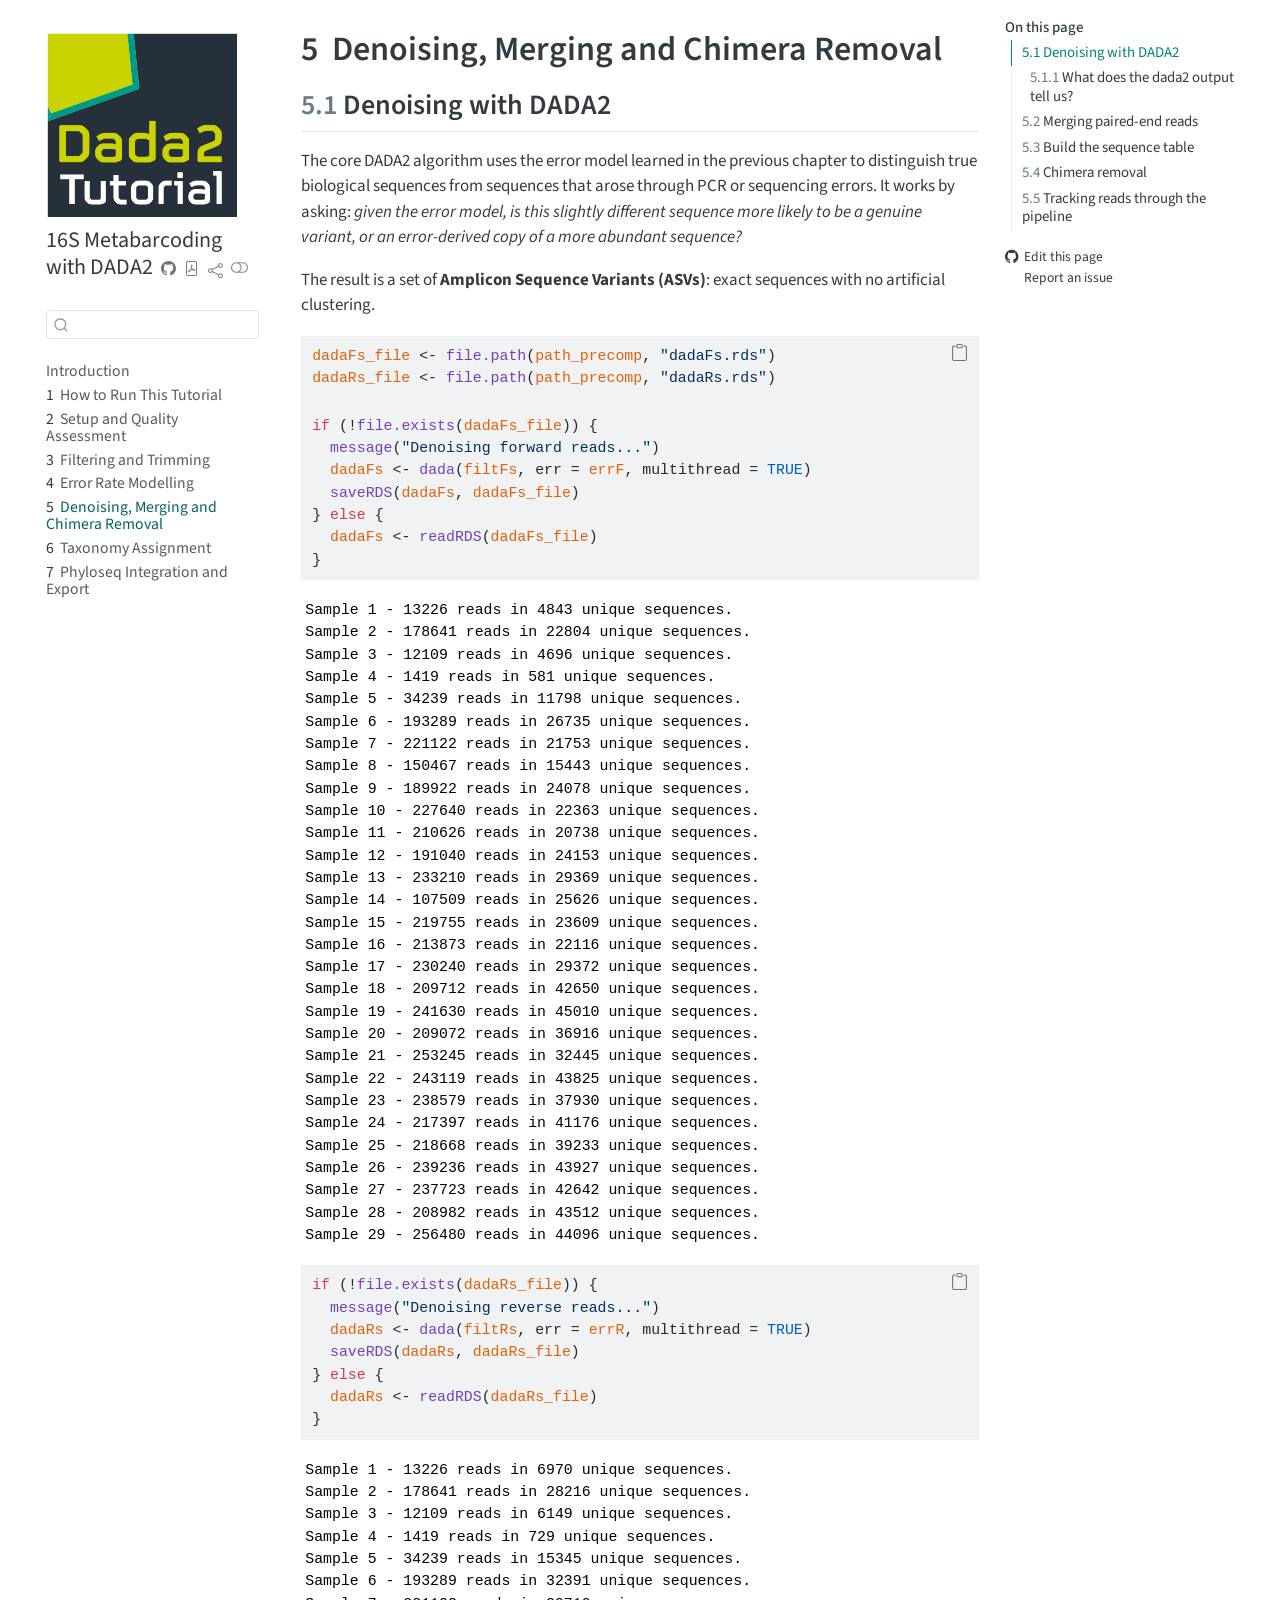
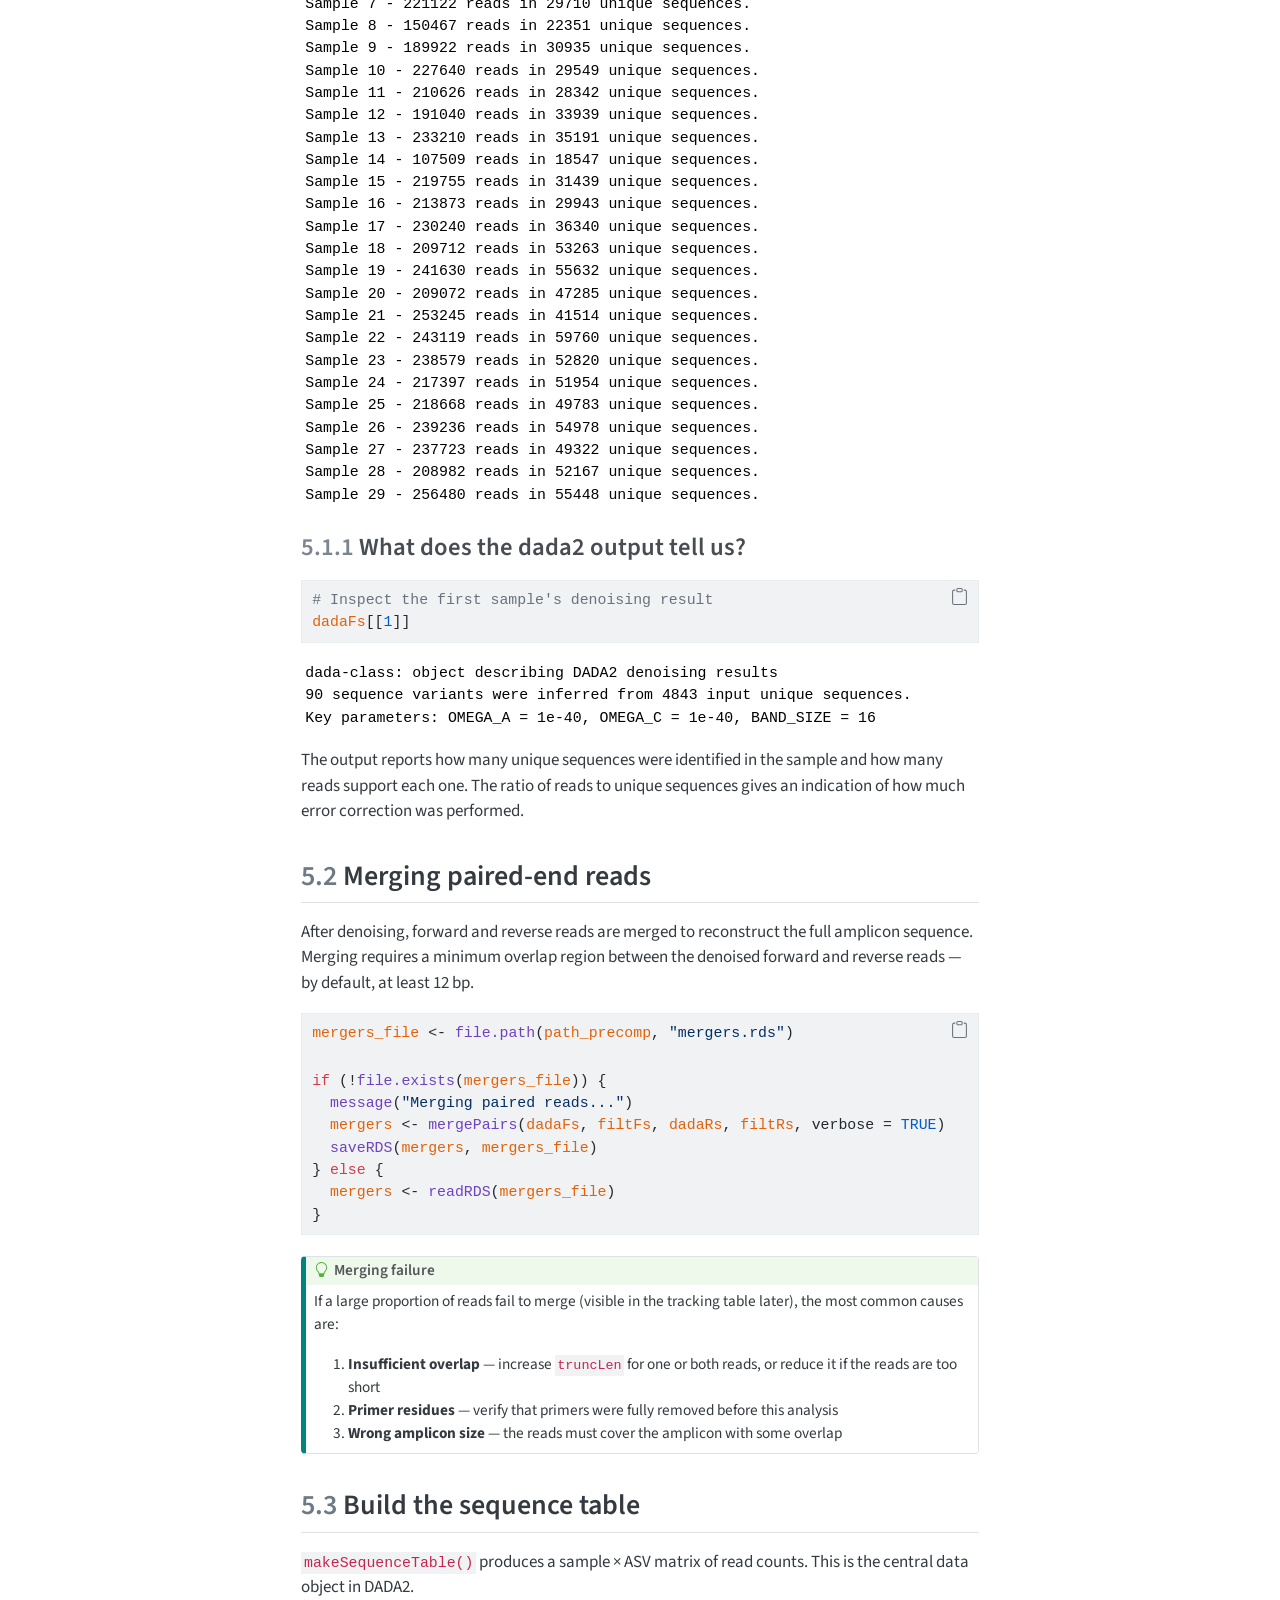
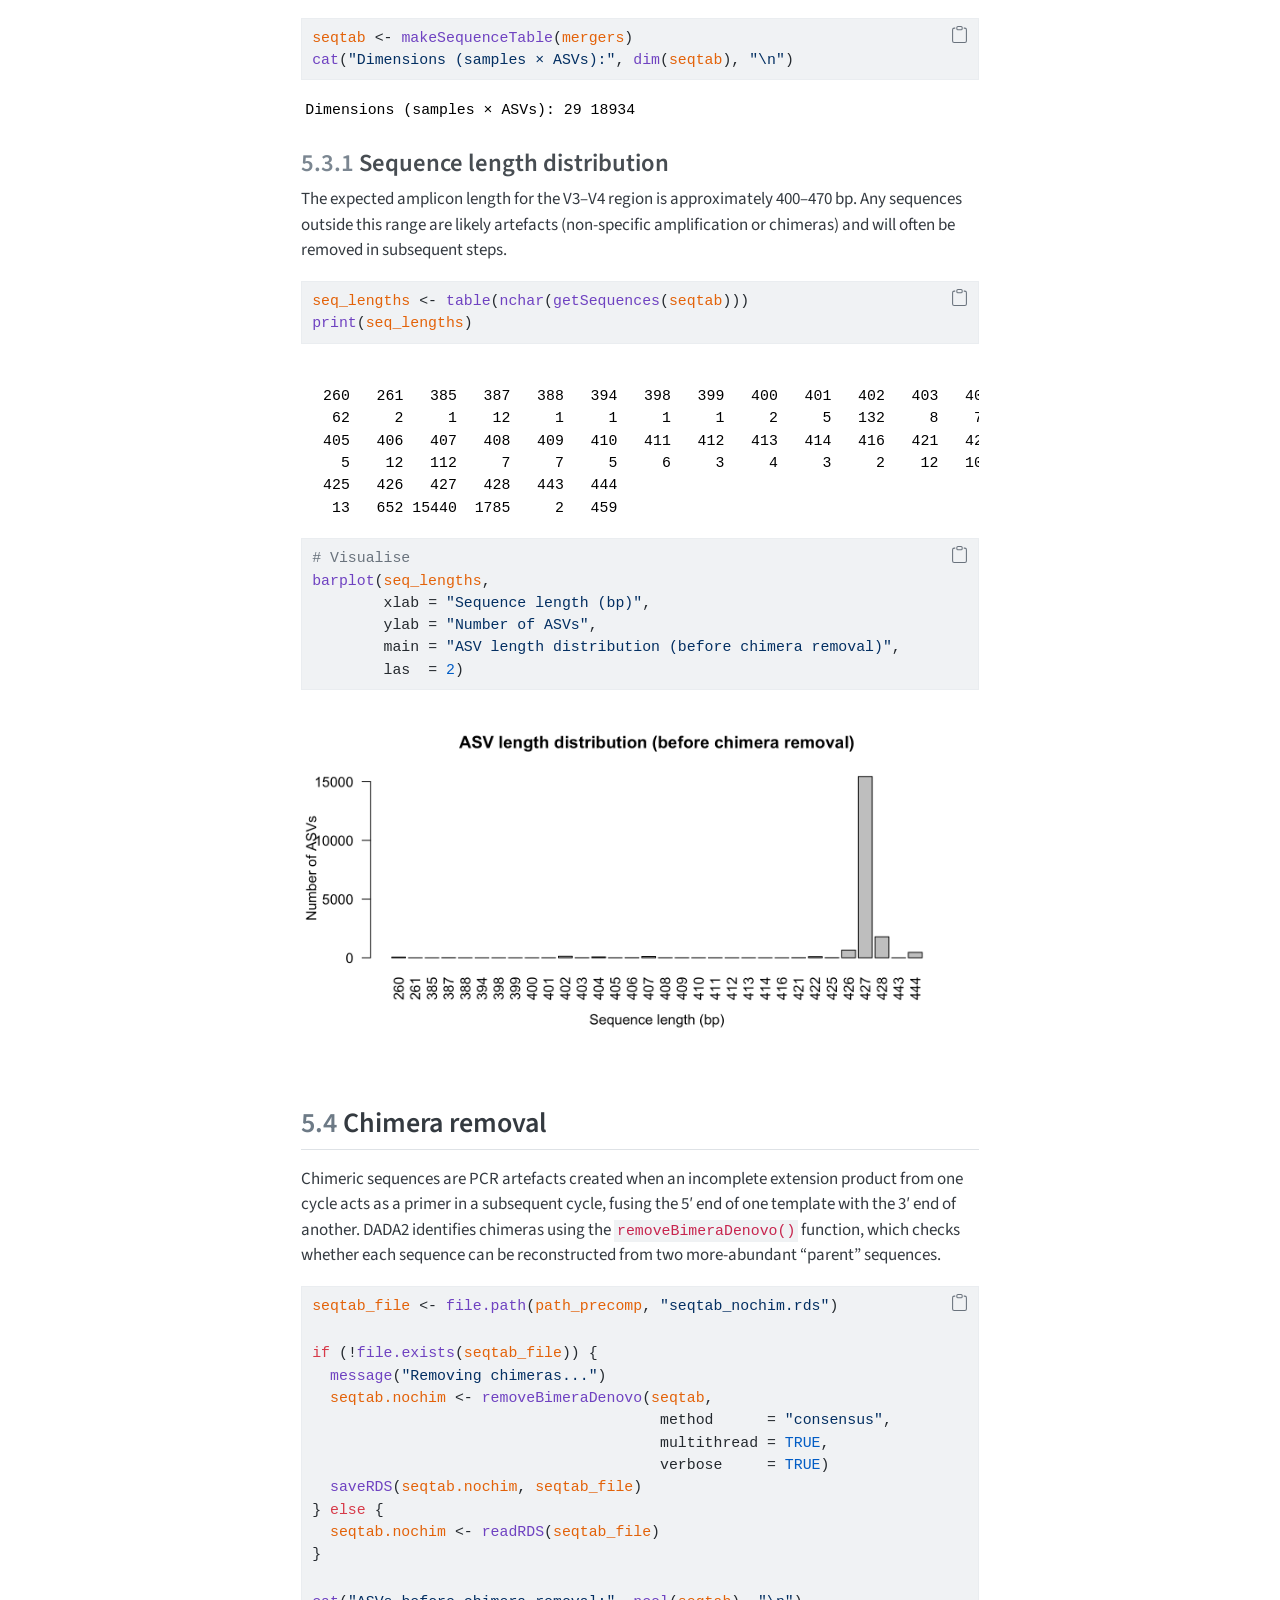
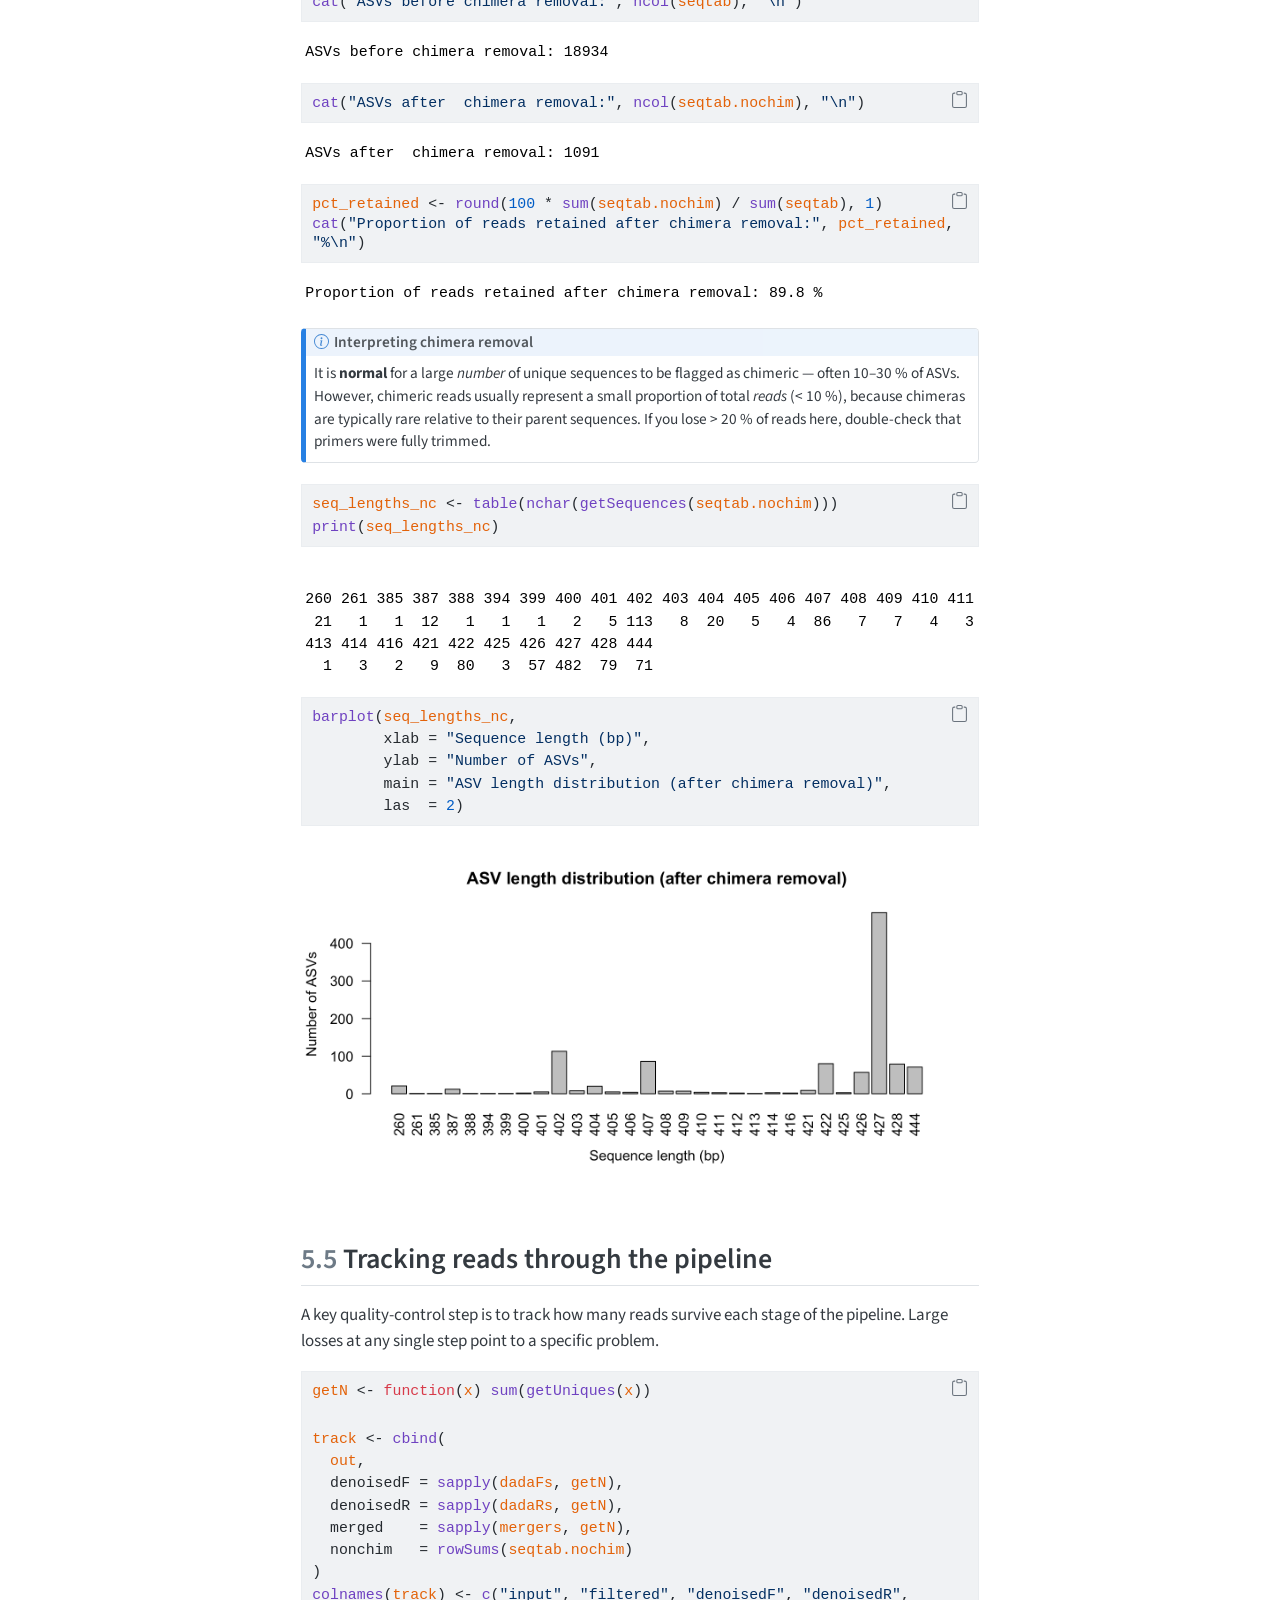
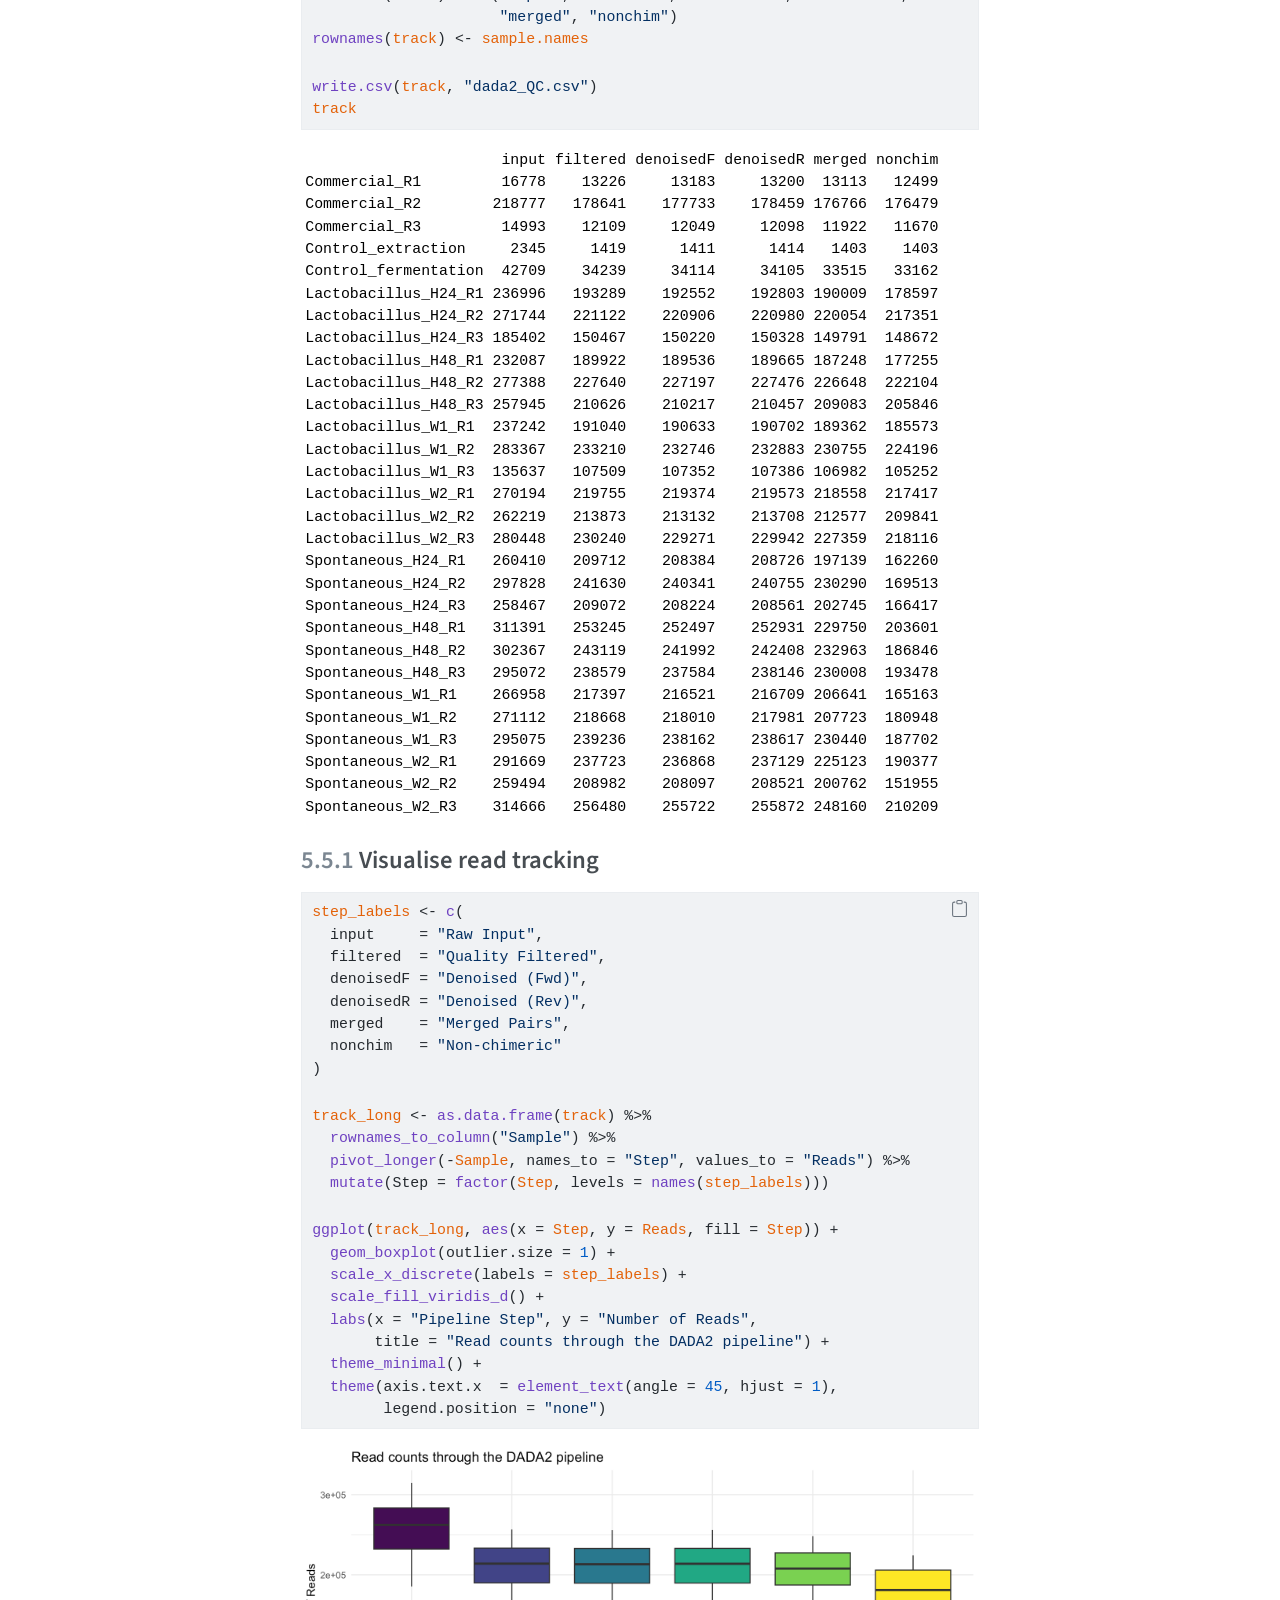
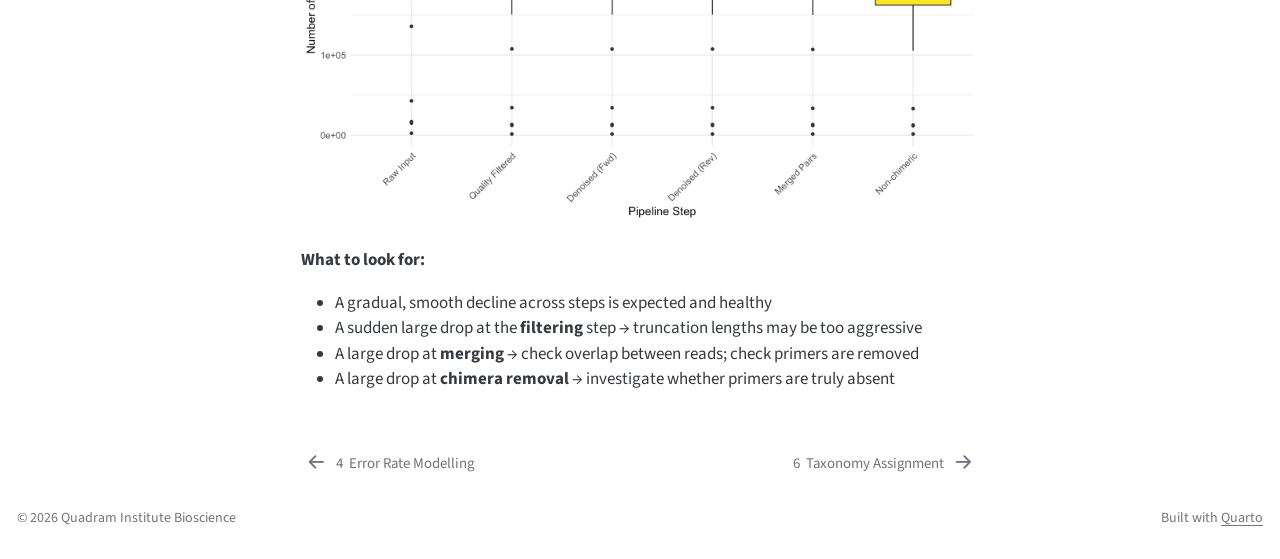
<file: docs/04_denoise_merge.html>
<!DOCTYPE html>
<html xmlns="http://www.w3.org/1999/xhtml" lang="en" xml:lang="en"><head>
<meta http-equiv="Content-Type" content="text/html; charset=UTF-8">
<meta charset="utf-8">
<meta name="generator" content="quarto-1.9.37">
<meta name="viewport" content="width=device-width, initial-scale=1.0, user-scalable=yes">
<title>5&nbsp; Denoising, Merging and Chimera Removal – 16S Metabarcoding with DADA2</title>
<style>
/* Default styles provided by pandoc.
** See https://pandoc.org/MANUAL.html#variables-for-html for config info.
*/
code{white-space: pre-wrap;}
span.smallcaps{font-variant: small-caps;}
div.columns{display: flex; gap: min(4vw, 1.5em);}
div.column{flex: auto; overflow-x: auto;}
div.hanging-indent{margin-left: 1.5em; text-indent: -1.5em;}
ul.task-list{list-style: none;}
ul.task-list li input[type="checkbox"] {
  width: 0.8em;
  margin: 0 0.8em 0.2em -1em; /* quarto-specific, see https://github.com/quarto-dev/quarto-cli/issues/4556 */ 
  vertical-align: middle;
}
/* CSS for syntax highlighting */
html { -webkit-text-size-adjust: 100%; }
pre > code.sourceCode { white-space: pre; position: relative; }
pre > code.sourceCode > span { display: inline-block; line-height: 1.25; }
pre > code.sourceCode > span:empty { height: 1.2em; }
.sourceCode { overflow: visible; }
code.sourceCode > span { color: inherit; text-decoration: inherit; }
div.sourceCode { margin: 1em 0; }
pre.sourceCode { margin: 0; }
@media screen {
div.sourceCode { overflow: auto; }
}
@media print {
pre > code.sourceCode { white-space: pre-wrap; }
pre > code.sourceCode > span { text-indent: -5em; padding-left: 5em; }
}
pre.numberSource code
  { counter-reset: source-line 0; }
pre.numberSource code > span
  { position: relative; left: -4em; counter-increment: source-line; }
pre.numberSource code > span > a:first-child::before
  { content: counter(source-line);
    position: relative; left: -1em; text-align: right; vertical-align: baseline;
    border: none; display: inline-block;
    -webkit-touch-callout: none; -webkit-user-select: none;
    -khtml-user-select: none; -moz-user-select: none;
    -ms-user-select: none; user-select: none;
    padding: 0 4px; width: 4em;
  }
pre.numberSource { margin-left: 3em;  padding-left: 4px; }
div.sourceCode
  {   }
@media screen {
pre > code.sourceCode > span > a:first-child::before { text-decoration: underline; }
}
</style>

<script src="site_libs/quarto-nav/quarto-nav.js"></script>
<script src="site_libs/quarto-nav/headroom.min.js"></script>
<script src="site_libs/clipboard/clipboard.min.js"></script>
<script src="site_libs/quarto-search/autocomplete.umd.js"></script>
<script src="site_libs/quarto-search/fuse.min.js"></script>
<script src="site_libs/quarto-search/quarto-search.js"></script>
<meta name="quarto:offset" content="./">
<link href="./05_taxonomy.html" rel="next">
<link href="./03_error_models.html" rel="prev">
<script src="site_libs/quarto-html/quarto.js" type="module"></script>
<script src="site_libs/quarto-html/tabsets/tabsets.js" type="module"></script>
<script src="site_libs/quarto-html/popper.min.js"></script>
<script src="site_libs/quarto-html/tippy.umd.min.js"></script>
<script src="site_libs/quarto-html/anchor.min.js"></script>
<link href="site_libs/quarto-html/tippy.css" rel="stylesheet">
<link href="site_libs/quarto-html/quarto-syntax-highlighting-acf12a64177840b8d86f2d4f01b2e9fb.css" rel="stylesheet" class="quarto-color-scheme" id="quarto-text-highlighting-styles">
<link href="site_libs/quarto-html/quarto-syntax-highlighting-dark-23bbe8b5e4efc1e257f6d59dce478b08.css" rel="stylesheet" class="quarto-color-scheme quarto-color-alternate" id="quarto-text-highlighting-styles">
<link href="site_libs/quarto-html/quarto-syntax-highlighting-acf12a64177840b8d86f2d4f01b2e9fb.css" rel="stylesheet" class="quarto-color-scheme-extra" id="quarto-text-highlighting-styles">
<script src="site_libs/bootstrap/bootstrap.min.js"></script>
<link href="site_libs/bootstrap/bootstrap-icons.css" rel="stylesheet">
<link href="site_libs/bootstrap/bootstrap-576413e428a37d8ed27b4a9cb944cc35.min.css" rel="stylesheet" append-hash="true" class="quarto-color-scheme" id="quarto-bootstrap" data-mode="light">
<link href="site_libs/bootstrap/bootstrap-dark-e9d9fa513417b44937a3bbe1e12c5f34.min.css" rel="stylesheet" append-hash="true" class="quarto-color-scheme quarto-color-alternate" id="quarto-bootstrap" data-mode="dark">
<link href="site_libs/bootstrap/bootstrap-576413e428a37d8ed27b4a9cb944cc35.min.css" rel="stylesheet" append-hash="true" class="quarto-color-scheme-extra" id="quarto-bootstrap" data-mode="light"><script id="quarto-search-options" type="application/json">{
  "location": "sidebar",
  "copy-button": false,
  "collapse-after": 3,
  "panel-placement": "start",
  "type": "textbox",
  "limit": 50,
  "keyboard-shortcut": [
    "f",
    "/",
    "s"
  ],
  "show-item-context": false,
  "language": {
    "search-no-results-text": "No results",
    "search-matching-documents-text": "matching documents",
    "search-copy-link-title": "Copy link to search",
    "search-hide-matches-text": "Hide additional matches",
    "search-more-match-text": "more match in this document",
    "search-more-matches-text": "more matches in this document",
    "search-clear-button-title": "Clear",
    "search-text-placeholder": "",
    "search-detached-cancel-button-title": "Cancel",
    "search-submit-button-title": "Submit",
    "search-label": "Search"
  }
}</script><style>html{ scroll-behavior: smooth; }</style>
<link href="site_libs/pagedtable-1.1/css/pagedtable.css" rel="stylesheet">
<script src="site_libs/pagedtable-1.1/js/pagedtable.js"></script>
</head>
<body class="nav-sidebar floating quarto-light"><script id="quarto-html-before-body" type="application/javascript">
    const toggleBodyColorMode = (bsSheetEl) => {
      const mode = bsSheetEl.getAttribute("data-mode");
      const bodyEl = window.document.querySelector("body");
      if (mode === "dark") {
        bodyEl.classList.add("quarto-dark");
        bodyEl.classList.remove("quarto-light");
      } else {
        bodyEl.classList.add("quarto-light");
        bodyEl.classList.remove("quarto-dark");
      }
    }
    const toggleBodyColorPrimary = () => {
      const bsSheetEl = window.document.querySelector("link#quarto-bootstrap:not([rel=disabled-stylesheet])");
      if (bsSheetEl) {
        toggleBodyColorMode(bsSheetEl);
      }
    }
    const setColorSchemeToggle = (alternate) => {
      const toggles = window.document.querySelectorAll('.quarto-color-scheme-toggle');
      for (let i=0; i < toggles.length; i++) {
        const toggle = toggles[i];
        if (toggle) {
          if (alternate) {
            toggle.classList.add("alternate");
          } else {
            toggle.classList.remove("alternate");
          }
        }
      }
    };
    const toggleColorMode = (alternate) => {
      // Switch the stylesheets
      const primaryStylesheets = window.document.querySelectorAll('link.quarto-color-scheme:not(.quarto-color-alternate)');
      const alternateStylesheets = window.document.querySelectorAll('link.quarto-color-scheme.quarto-color-alternate');
      manageTransitions('#quarto-margin-sidebar .nav-link', false);
      if (alternate) {
        // note: dark is layered on light, we don't disable primary!
        enableStylesheet(alternateStylesheets);
        for (const sheetNode of alternateStylesheets) {
          if (sheetNode.id === "quarto-bootstrap") {
            toggleBodyColorMode(sheetNode);
          }
        }
      } else {
        disableStylesheet(alternateStylesheets);
        enableStylesheet(primaryStylesheets)
        toggleBodyColorPrimary();
      }
      manageTransitions('#quarto-margin-sidebar .nav-link', true);
      // Switch the toggles
      setColorSchemeToggle(alternate)
      // Hack to workaround the fact that safari doesn't
      // properly recolor the scrollbar when toggling (#1455)
      if (navigator.userAgent.indexOf('Safari') > 0 && navigator.userAgent.indexOf('Chrome') == -1) {
        manageTransitions("body", false);
        window.scrollTo(0, 1);
        setTimeout(() => {
          window.scrollTo(0, 0);
          manageTransitions("body", true);
        }, 40);
      }
    }
    const disableStylesheet = (stylesheets) => {
      for (let i=0; i < stylesheets.length; i++) {
        const stylesheet = stylesheets[i];
        stylesheet.rel = 'disabled-stylesheet';
      }
    }
    const enableStylesheet = (stylesheets) => {
      for (let i=0; i < stylesheets.length; i++) {
        const stylesheet = stylesheets[i];
        if(stylesheet.rel !== 'stylesheet') { // for Chrome, which will still FOUC without this check
          stylesheet.rel = 'stylesheet';
        }
      }
    }
    const manageTransitions = (selector, allowTransitions) => {
      const els = window.document.querySelectorAll(selector);
      for (let i=0; i < els.length; i++) {
        const el = els[i];
        if (allowTransitions) {
          el.classList.remove('notransition');
        } else {
          el.classList.add('notransition');
        }
      }
    }
    const isFileUrl = () => {
      return window.location.protocol === 'file:';
    }
    const hasAlternateSentinel = () => {
      let styleSentinel = getColorSchemeSentinel();
      if (styleSentinel !== null) {
        return styleSentinel === "alternate";
      } else {
        return false;
      }
    }
    const setStyleSentinel = (alternate) => {
      const value = alternate ? "alternate" : "default";
      if (!isFileUrl()) {
        window.localStorage.setItem("quarto-color-scheme", value);
      } else {
        localAlternateSentinel = value;
      }
    }
    const getColorSchemeSentinel = () => {
      if (!isFileUrl()) {
        const storageValue = window.localStorage.getItem("quarto-color-scheme");
        return storageValue != null ? storageValue : localAlternateSentinel;
      } else {
        return localAlternateSentinel;
      }
    }
    const toggleGiscusIfUsed = (isAlternate, darkModeDefault) => {
      const baseTheme = document.querySelector('#giscus-base-theme')?.value ?? 'light';
      const alternateTheme = document.querySelector('#giscus-alt-theme')?.value ?? 'dark';
      let newTheme = '';
      if(authorPrefersDark) {
        newTheme = isAlternate ? baseTheme : alternateTheme;
      } else {
        newTheme = isAlternate ? alternateTheme : baseTheme;
      }
      const changeGiscusTheme = () => {
        // From: https://github.com/giscus/giscus/issues/336
        const sendMessage = (message) => {
          const iframe = document.querySelector('iframe.giscus-frame');
          if (!iframe) return;
          iframe.contentWindow.postMessage({ giscus: message }, 'https://giscus.app');
        }
        sendMessage({
          setConfig: {
            theme: newTheme
          }
        });
      }
      const isGiscussLoaded = window.document.querySelector('iframe.giscus-frame') !== null;
      if (isGiscussLoaded) {
        changeGiscusTheme();
      }
    };
    const authorPrefersDark = false;
    const darkModeDefault = authorPrefersDark;
      document.querySelector('link#quarto-text-highlighting-styles.quarto-color-scheme-extra').rel = 'disabled-stylesheet';
      document.querySelector('link#quarto-bootstrap.quarto-color-scheme-extra').rel = 'disabled-stylesheet';
    let localAlternateSentinel = darkModeDefault ? 'alternate' : 'default';
    // Dark / light mode switch
    window.quartoToggleColorScheme = () => {
      // Read the current dark / light value
      let toAlternate = !hasAlternateSentinel();
      toggleColorMode(toAlternate);
      setStyleSentinel(toAlternate);
      toggleGiscusIfUsed(toAlternate, darkModeDefault);
      window.dispatchEvent(new Event('resize'));
    };
    // Switch to dark mode if need be
    if (hasAlternateSentinel()) {
      toggleColorMode(true);
    } else {
      toggleColorMode(false);
    }
  </script>

<div id="quarto-search-results"></div>
  <header id="quarto-header" class="headroom fixed-top"><nav class="quarto-secondary-nav"><div class="container-fluid d-flex">
      <button type="button" class="quarto-btn-toggle btn" data-bs-toggle="collapse" role="button" data-bs-target=".quarto-sidebar-collapse-item" aria-controls="quarto-sidebar" aria-expanded="false" aria-label="Toggle sidebar navigation" onclick="if (window.quartoToggleHeadroom) { window.quartoToggleHeadroom(); }">
        <i class="bi bi-layout-text-sidebar-reverse"></i>
      </button>
        <nav class="quarto-page-breadcrumbs" aria-label="breadcrumb"><ol class="breadcrumb"><li class="breadcrumb-item"><a href="./04_denoise_merge.html"><span class="chapter-number">5</span>&nbsp; <span class="chapter-title">Denoising, Merging and Chimera Removal</span></a></li></ol></nav>
        <a class="flex-grow-1" role="navigation" data-bs-toggle="collapse" data-bs-target=".quarto-sidebar-collapse-item" aria-controls="quarto-sidebar" aria-expanded="false" aria-label="Toggle sidebar navigation" onclick="if (window.quartoToggleHeadroom) { window.quartoToggleHeadroom(); }">      
        </a>
      <button type="button" class="btn quarto-search-button" aria-label="Search" onclick="window.quartoOpenSearch();">
        <i class="bi bi-search"></i>
      </button>
    </div>
  </nav></header><!-- content --><div id="quarto-content" class="quarto-container page-columns page-rows-contents page-layout-article">
<!-- sidebar -->
  <nav id="quarto-sidebar" class="sidebar collapse collapse-horizontal quarto-sidebar-collapse-item sidebar-navigation floating overflow-auto"><div class="pt-lg-2 mt-2 text-left sidebar-header sidebar-header-stacked">
      <a href="https://corebio.info/" class="sidebar-logo-link">
      <img src="./images/metabarcoding.png" alt="Quadram Institute Bioscience" class="sidebar-logo light-content py-0 d-lg-inline d-none"><img src="./images/metabarcoding.png" alt="Quadram Institute Bioscience" class="sidebar-logo dark-content py-0 d-lg-inline d-none"></a>
    <div class="sidebar-title mb-0 py-0">
      <a href="./">16S Metabarcoding with DADA2</a> 
        <div class="sidebar-tools-main tools-wide">
    <a href="https://github.com/quadram-institute-bioscience/metabarcoding-tutorial-2026/" title="Source Code" class="quarto-navigation-tool px-1" aria-label="Source Code"><i class="bi bi-github"></i></a>
    <a href="./16S-Metabarcoding-with-DADA2.pdf" title="Download PDF" class="quarto-navigation-tool px-1" aria-label="Download PDF"><i class="bi bi-file-pdf"></i></a>
    <div class="dropdown">
      <a href="" title="Share" id="quarto-navigation-tool-dropdown-0" class="quarto-navigation-tool dropdown-toggle px-1" data-bs-toggle="dropdown" aria-expanded="false" role="link" aria-label="Share"><i class="bi bi-share"></i></a>
      <ul class="dropdown-menu" aria-labelledby="quarto-navigation-tool-dropdown-0">
<li>
            <a class="dropdown-item sidebar-tools-main-item" href="https://twitter.com/intent/tweet?url=%7Curl%7C">
              <i class="bi bi-twitter pe-1"></i>
            Twitter
            </a>
          </li>
          <li>
            <a class="dropdown-item sidebar-tools-main-item" href="https://www.linkedin.com/sharing/share-offsite/?url=%7Curl%7C">
              <i class="bi bi-linkedin pe-1"></i>
            LinkedIn
            </a>
          </li>
      </ul>
</div>
  <a href="" class="quarto-color-scheme-toggle quarto-navigation-tool  px-1" onclick="window.quartoToggleColorScheme(); return false;" title="Toggle dark mode"><i class="bi"></i></a>
</div>
    </div>
      </div>
        <div class="mt-2 flex-shrink-0 align-items-center">
        <div class="sidebar-search">
        <div id="quarto-search" class="" title="Search"></div>
        </div>
        </div>
    <div class="sidebar-menu-container"> 
    <ul class="list-unstyled mt-1">
<li class="sidebar-item">
  <div class="sidebar-item-container"> 
  <a href="./index.html" class="sidebar-item-text sidebar-link">
 <span class="menu-text">Introduction</span></a>
  </div>
</li>
        <li class="sidebar-item">
  <div class="sidebar-item-container"> 
  <a href="./00_setup.html" class="sidebar-item-text sidebar-link">
 <span class="menu-text"><span class="chapter-number">1</span>&nbsp; <span class="chapter-title">How to Run This Tutorial</span></span></a>
  </div>
</li>
        <li class="sidebar-item">
  <div class="sidebar-item-container"> 
  <a href="./01_setup_quality.html" class="sidebar-item-text sidebar-link">
 <span class="menu-text"><span class="chapter-number">2</span>&nbsp; <span class="chapter-title">Setup and Quality Assessment</span></span></a>
  </div>
</li>
        <li class="sidebar-item">
  <div class="sidebar-item-container"> 
  <a href="./02_filter_trim.html" class="sidebar-item-text sidebar-link">
 <span class="menu-text"><span class="chapter-number">3</span>&nbsp; <span class="chapter-title">Filtering and Trimming</span></span></a>
  </div>
</li>
        <li class="sidebar-item">
  <div class="sidebar-item-container"> 
  <a href="./03_error_models.html" class="sidebar-item-text sidebar-link">
 <span class="menu-text"><span class="chapter-number">4</span>&nbsp; <span class="chapter-title">Error Rate Modelling</span></span></a>
  </div>
</li>
        <li class="sidebar-item">
  <div class="sidebar-item-container"> 
  <a href="./04_denoise_merge.html" class="sidebar-item-text sidebar-link active">
 <span class="menu-text"><span class="chapter-number">5</span>&nbsp; <span class="chapter-title">Denoising, Merging and Chimera Removal</span></span></a>
  </div>
</li>
        <li class="sidebar-item">
  <div class="sidebar-item-container"> 
  <a href="./05_taxonomy.html" class="sidebar-item-text sidebar-link">
 <span class="menu-text"><span class="chapter-number">6</span>&nbsp; <span class="chapter-title">Taxonomy Assignment</span></span></a>
  </div>
</li>
        <li class="sidebar-item">
  <div class="sidebar-item-container"> 
  <a href="./06_phyloseq_export.html" class="sidebar-item-text sidebar-link">
 <span class="menu-text"><span class="chapter-number">7</span>&nbsp; <span class="chapter-title">Phyloseq Integration and Export</span></span></a>
  </div>
</li>
    </ul>
</div>
</nav><div id="quarto-sidebar-glass" class="quarto-sidebar-collapse-item" data-bs-toggle="collapse" data-bs-target=".quarto-sidebar-collapse-item"></div>
<!-- margin-sidebar -->
    <div id="quarto-margin-sidebar" class="sidebar margin-sidebar">
        <nav id="TOC" role="doc-toc" class="toc-active"><h2 id="toc-title">On this page</h2>
   
  <ul>
<li>
<a href="#denoising-with-dada2" id="toc-denoising-with-dada2" class="nav-link active" data-scroll-target="#denoising-with-dada2"><span class="header-section-number">5.1</span> Denoising with DADA2</a>
  <ul class="collapse">
<li><a href="#what-does-the-dada2-output-tell-us" id="toc-what-does-the-dada2-output-tell-us" class="nav-link" data-scroll-target="#what-does-the-dada2-output-tell-us"><span class="header-section-number">5.1.1</span> What does the dada2 output tell us?</a></li>
  </ul>
</li>
  <li><a href="#merging-paired-end-reads" id="toc-merging-paired-end-reads" class="nav-link" data-scroll-target="#merging-paired-end-reads"><span class="header-section-number">5.2</span> Merging paired-end reads</a></li>
  <li>
<a href="#build-the-sequence-table" id="toc-build-the-sequence-table" class="nav-link" data-scroll-target="#build-the-sequence-table"><span class="header-section-number">5.3</span> Build the sequence table</a>
  <ul class="collapse">
<li><a href="#sequence-length-distribution" id="toc-sequence-length-distribution" class="nav-link" data-scroll-target="#sequence-length-distribution"><span class="header-section-number">5.3.1</span> Sequence length distribution</a></li>
  </ul>
</li>
  <li><a href="#chimera-removal" id="toc-chimera-removal" class="nav-link" data-scroll-target="#chimera-removal"><span class="header-section-number">5.4</span> Chimera removal</a></li>
  <li>
<a href="#tracking-reads-through-the-pipeline" id="toc-tracking-reads-through-the-pipeline" class="nav-link" data-scroll-target="#tracking-reads-through-the-pipeline"><span class="header-section-number">5.5</span> Tracking reads through the pipeline</a>
  <ul class="collapse">
<li><a href="#visualise-read-tracking" id="toc-visualise-read-tracking" class="nav-link" data-scroll-target="#visualise-read-tracking"><span class="header-section-number">5.5.1</span> Visualise read tracking</a></li>
  </ul>
</li>
  </ul><div class="toc-actions"><ul><li><a href="https://github.com/quadram-institute-bioscience/metabarcoding-tutorial-2026/edit/main/04_denoise_merge.qmd" class="toc-action"><i class="bi bi-github"></i>Edit this page</a></li><li><a href="https://github.com/quadram-institute-bioscience/metabarcoding-tutorial-2026/issues/new" class="toc-action"><i class="bi empty"></i>Report an issue</a></li></ul></div></nav>
    </div>
<!-- main -->
<main class="content" id="quarto-document-content"><header id="title-block-header" class="quarto-title-block default"><div class="quarto-title">
<h1 class="title">
<span class="chapter-number">5</span>&nbsp; <span class="chapter-title">Denoising, Merging and Chimera Removal</span>
</h1>
</div>



<div class="quarto-title-meta">

    
  
    
  </div>
  


</header><section id="denoising-with-dada2" class="level2" data-number="5.1"><h2 data-number="5.1" class="anchored" data-anchor-id="denoising-with-dada2">
<span class="header-section-number">5.1</span> Denoising with DADA2</h2>
<p>The core DADA2 algorithm uses the error model learned in the previous chapter to distinguish true biological sequences from sequences that arose through PCR or sequencing errors. It works by asking: <em>given the error model, is this slightly different sequence more likely to be a genuine variant, or an error-derived copy of a more abundant sequence?</em></p>
<p>The result is a set of <strong>Amplicon Sequence Variants (ASVs)</strong>: exact sequences with no artificial clustering.</p>
<div class="cell">
<div class="code-copy-outer-scaffold"><div class="sourceCode" id="cb1"><pre class="downlit sourceCode r code-with-copy"><code class="sourceCode R"><span><span class="va">dadaFs_file</span> <span class="op">&lt;-</span> <span class="fu"><a href="https://rdrr.io/r/base/file.path.html">file.path</a></span><span class="op">(</span><span class="va">path_precomp</span>, <span class="st">"dadaFs.rds"</span><span class="op">)</span></span>
<span><span class="va">dadaRs_file</span> <span class="op">&lt;-</span> <span class="fu"><a href="https://rdrr.io/r/base/file.path.html">file.path</a></span><span class="op">(</span><span class="va">path_precomp</span>, <span class="st">"dadaRs.rds"</span><span class="op">)</span></span>
<span></span>
<span><span class="kw">if</span> <span class="op">(</span><span class="op">!</span><span class="fu"><a href="https://rdrr.io/r/base/files.html">file.exists</a></span><span class="op">(</span><span class="va">dadaFs_file</span><span class="op">)</span><span class="op">)</span> <span class="op">{</span></span>
<span>  <span class="fu"><a href="https://rdrr.io/r/base/message.html">message</a></span><span class="op">(</span><span class="st">"Denoising forward reads..."</span><span class="op">)</span></span>
<span>  <span class="va">dadaFs</span> <span class="op">&lt;-</span> <span class="fu">dada</span><span class="op">(</span><span class="va">filtFs</span>, err <span class="op">=</span> <span class="va">errF</span>, multithread <span class="op">=</span> <span class="cn">TRUE</span><span class="op">)</span></span>
<span>  <span class="fu"><a href="https://rdrr.io/r/base/readRDS.html">saveRDS</a></span><span class="op">(</span><span class="va">dadaFs</span>, <span class="va">dadaFs_file</span><span class="op">)</span></span>
<span><span class="op">}</span> <span class="kw">else</span> <span class="op">{</span></span>
<span>  <span class="va">dadaFs</span> <span class="op">&lt;-</span> <span class="fu"><a href="https://rdrr.io/r/base/readRDS.html">readRDS</a></span><span class="op">(</span><span class="va">dadaFs_file</span><span class="op">)</span></span>
<span><span class="op">}</span></span></code></pre></div><button title="Copy to Clipboard" class="code-copy-button"><i class="bi"></i></button></div>
<div class="cell-output cell-output-stdout">
<pre><code>Sample 1 - 13226 reads in 4843 unique sequences.
Sample 2 - 178641 reads in 22804 unique sequences.
Sample 3 - 12109 reads in 4696 unique sequences.
Sample 4 - 1419 reads in 581 unique sequences.
Sample 5 - 34239 reads in 11798 unique sequences.
Sample 6 - 193289 reads in 26735 unique sequences.
Sample 7 - 221122 reads in 21753 unique sequences.
Sample 8 - 150467 reads in 15443 unique sequences.
Sample 9 - 189922 reads in 24078 unique sequences.
Sample 10 - 227640 reads in 22363 unique sequences.
Sample 11 - 210626 reads in 20738 unique sequences.
Sample 12 - 191040 reads in 24153 unique sequences.
Sample 13 - 233210 reads in 29369 unique sequences.
Sample 14 - 107509 reads in 25626 unique sequences.
Sample 15 - 219755 reads in 23609 unique sequences.
Sample 16 - 213873 reads in 22116 unique sequences.
Sample 17 - 230240 reads in 29372 unique sequences.
Sample 18 - 209712 reads in 42650 unique sequences.
Sample 19 - 241630 reads in 45010 unique sequences.
Sample 20 - 209072 reads in 36916 unique sequences.
Sample 21 - 253245 reads in 32445 unique sequences.
Sample 22 - 243119 reads in 43825 unique sequences.
Sample 23 - 238579 reads in 37930 unique sequences.
Sample 24 - 217397 reads in 41176 unique sequences.
Sample 25 - 218668 reads in 39233 unique sequences.
Sample 26 - 239236 reads in 43927 unique sequences.
Sample 27 - 237723 reads in 42642 unique sequences.
Sample 28 - 208982 reads in 43512 unique sequences.
Sample 29 - 256480 reads in 44096 unique sequences.</code></pre>
</div>
<div class="code-copy-outer-scaffold"><div class="sourceCode" id="cb3"><pre class="downlit sourceCode r code-with-copy"><code class="sourceCode R"><span><span class="kw">if</span> <span class="op">(</span><span class="op">!</span><span class="fu"><a href="https://rdrr.io/r/base/files.html">file.exists</a></span><span class="op">(</span><span class="va">dadaRs_file</span><span class="op">)</span><span class="op">)</span> <span class="op">{</span></span>
<span>  <span class="fu"><a href="https://rdrr.io/r/base/message.html">message</a></span><span class="op">(</span><span class="st">"Denoising reverse reads..."</span><span class="op">)</span></span>
<span>  <span class="va">dadaRs</span> <span class="op">&lt;-</span> <span class="fu">dada</span><span class="op">(</span><span class="va">filtRs</span>, err <span class="op">=</span> <span class="va">errR</span>, multithread <span class="op">=</span> <span class="cn">TRUE</span><span class="op">)</span></span>
<span>  <span class="fu"><a href="https://rdrr.io/r/base/readRDS.html">saveRDS</a></span><span class="op">(</span><span class="va">dadaRs</span>, <span class="va">dadaRs_file</span><span class="op">)</span></span>
<span><span class="op">}</span> <span class="kw">else</span> <span class="op">{</span></span>
<span>  <span class="va">dadaRs</span> <span class="op">&lt;-</span> <span class="fu"><a href="https://rdrr.io/r/base/readRDS.html">readRDS</a></span><span class="op">(</span><span class="va">dadaRs_file</span><span class="op">)</span></span>
<span><span class="op">}</span></span></code></pre></div><button title="Copy to Clipboard" class="code-copy-button"><i class="bi"></i></button></div>
<div class="cell-output cell-output-stdout">
<pre><code>Sample 1 - 13226 reads in 6970 unique sequences.
Sample 2 - 178641 reads in 28216 unique sequences.
Sample 3 - 12109 reads in 6149 unique sequences.
Sample 4 - 1419 reads in 729 unique sequences.
Sample 5 - 34239 reads in 15345 unique sequences.
Sample 6 - 193289 reads in 32391 unique sequences.
Sample 7 - 221122 reads in 29710 unique sequences.
Sample 8 - 150467 reads in 22351 unique sequences.
Sample 9 - 189922 reads in 30935 unique sequences.
Sample 10 - 227640 reads in 29549 unique sequences.
Sample 11 - 210626 reads in 28342 unique sequences.
Sample 12 - 191040 reads in 33939 unique sequences.
Sample 13 - 233210 reads in 35191 unique sequences.
Sample 14 - 107509 reads in 18547 unique sequences.
Sample 15 - 219755 reads in 31439 unique sequences.
Sample 16 - 213873 reads in 29943 unique sequences.
Sample 17 - 230240 reads in 36340 unique sequences.
Sample 18 - 209712 reads in 53263 unique sequences.
Sample 19 - 241630 reads in 55632 unique sequences.
Sample 20 - 209072 reads in 47285 unique sequences.
Sample 21 - 253245 reads in 41514 unique sequences.
Sample 22 - 243119 reads in 59760 unique sequences.
Sample 23 - 238579 reads in 52820 unique sequences.
Sample 24 - 217397 reads in 51954 unique sequences.
Sample 25 - 218668 reads in 49783 unique sequences.
Sample 26 - 239236 reads in 54978 unique sequences.
Sample 27 - 237723 reads in 49322 unique sequences.
Sample 28 - 208982 reads in 52167 unique sequences.
Sample 29 - 256480 reads in 55448 unique sequences.</code></pre>
</div>
</div>
<section id="what-does-the-dada2-output-tell-us" class="level3" data-number="5.1.1"><h3 data-number="5.1.1" class="anchored" data-anchor-id="what-does-the-dada2-output-tell-us">
<span class="header-section-number">5.1.1</span> What does the dada2 output tell us?</h3>
<div class="cell">
<div class="code-copy-outer-scaffold"><div class="sourceCode" id="cb5"><pre class="downlit sourceCode r code-with-copy"><code class="sourceCode R"><span><span class="co"># Inspect the first sample's denoising result</span></span>
<span><span class="va">dadaFs</span><span class="op">[[</span><span class="fl">1</span><span class="op">]</span><span class="op">]</span></span></code></pre></div><button title="Copy to Clipboard" class="code-copy-button"><i class="bi"></i></button></div>
<div class="cell-output cell-output-stdout">
<pre><code>dada-class: object describing DADA2 denoising results
90 sequence variants were inferred from 4843 input unique sequences.
Key parameters: OMEGA_A = 1e-40, OMEGA_C = 1e-40, BAND_SIZE = 16</code></pre>
</div>
</div>
<p>The output reports how many unique sequences were identified in the sample and how many reads support each one. The ratio of reads to unique sequences gives an indication of how much error correction was performed.</p>
</section></section><section id="merging-paired-end-reads" class="level2" data-number="5.2"><h2 data-number="5.2" class="anchored" data-anchor-id="merging-paired-end-reads">
<span class="header-section-number">5.2</span> Merging paired-end reads</h2>
<p>After denoising, forward and reverse reads are merged to reconstruct the full amplicon sequence. Merging requires a minimum overlap region between the denoised forward and reverse reads — by default, at least 12 bp.</p>
<div class="cell">
<div class="code-copy-outer-scaffold"><div class="sourceCode" id="cb7"><pre class="downlit sourceCode r code-with-copy"><code class="sourceCode R"><span><span class="va">mergers_file</span> <span class="op">&lt;-</span> <span class="fu"><a href="https://rdrr.io/r/base/file.path.html">file.path</a></span><span class="op">(</span><span class="va">path_precomp</span>, <span class="st">"mergers.rds"</span><span class="op">)</span></span>
<span></span>
<span><span class="kw">if</span> <span class="op">(</span><span class="op">!</span><span class="fu"><a href="https://rdrr.io/r/base/files.html">file.exists</a></span><span class="op">(</span><span class="va">mergers_file</span><span class="op">)</span><span class="op">)</span> <span class="op">{</span></span>
<span>  <span class="fu"><a href="https://rdrr.io/r/base/message.html">message</a></span><span class="op">(</span><span class="st">"Merging paired reads..."</span><span class="op">)</span></span>
<span>  <span class="va">mergers</span> <span class="op">&lt;-</span> <span class="fu">mergePairs</span><span class="op">(</span><span class="va">dadaFs</span>, <span class="va">filtFs</span>, <span class="va">dadaRs</span>, <span class="va">filtRs</span>, verbose <span class="op">=</span> <span class="cn">TRUE</span><span class="op">)</span></span>
<span>  <span class="fu"><a href="https://rdrr.io/r/base/readRDS.html">saveRDS</a></span><span class="op">(</span><span class="va">mergers</span>, <span class="va">mergers_file</span><span class="op">)</span></span>
<span><span class="op">}</span> <span class="kw">else</span> <span class="op">{</span></span>
<span>  <span class="va">mergers</span> <span class="op">&lt;-</span> <span class="fu"><a href="https://rdrr.io/r/base/readRDS.html">readRDS</a></span><span class="op">(</span><span class="va">mergers_file</span><span class="op">)</span></span>
<span><span class="op">}</span></span></code></pre></div><button title="Copy to Clipboard" class="code-copy-button"><i class="bi"></i></button></div>
</div>
<div class="callout callout-style-default callout-tip callout-titled">
<div class="callout-header d-flex align-content-center">
<div class="callout-icon-container">
<i class="callout-icon"></i>
</div>
<div class="callout-title-container flex-fill">
<span class="screen-reader-only">Tip</span>Merging failure
</div>
</div>
<div class="callout-body-container callout-body">
<p>If a large proportion of reads fail to merge (visible in the tracking table later), the most common causes are:</p>
<ol type="1">
<li>
<strong>Insufficient overlap</strong> — increase <code>truncLen</code> for one or both reads, or reduce it if the reads are too short</li>
<li>
<strong>Primer residues</strong> — verify that primers were fully removed before this analysis</li>
<li>
<strong>Wrong amplicon size</strong> — the reads must cover the amplicon with some overlap</li>
</ol>
</div>
</div>
</section><section id="build-the-sequence-table" class="level2" data-number="5.3"><h2 data-number="5.3" class="anchored" data-anchor-id="build-the-sequence-table">
<span class="header-section-number">5.3</span> Build the sequence table</h2>
<p><code>makeSequenceTable()</code> produces a sample × ASV matrix of read counts. This is the central data object in DADA2.</p>
<div class="cell">
<div class="code-copy-outer-scaffold"><div class="sourceCode" id="cb8"><pre class="downlit sourceCode r code-with-copy"><code class="sourceCode R"><span><span class="va">seqtab</span> <span class="op">&lt;-</span> <span class="fu">makeSequenceTable</span><span class="op">(</span><span class="va">mergers</span><span class="op">)</span></span>
<span><span class="fu"><a href="https://rdrr.io/r/base/cat.html">cat</a></span><span class="op">(</span><span class="st">"Dimensions (samples × ASVs):"</span>, <span class="fu"><a href="https://rdrr.io/r/base/dim.html">dim</a></span><span class="op">(</span><span class="va">seqtab</span><span class="op">)</span>, <span class="st">"\n"</span><span class="op">)</span></span></code></pre></div><button title="Copy to Clipboard" class="code-copy-button"><i class="bi"></i></button></div>
<div class="cell-output cell-output-stdout">
<pre><code>Dimensions (samples × ASVs): 29 18934 </code></pre>
</div>
</div>
<section id="sequence-length-distribution" class="level3" data-number="5.3.1"><h3 data-number="5.3.1" class="anchored" data-anchor-id="sequence-length-distribution">
<span class="header-section-number">5.3.1</span> Sequence length distribution</h3>
<p>The expected amplicon length for the V3–V4 region is approximately 400–470 bp. Any sequences outside this range are likely artefacts (non-specific amplification or chimeras) and will often be removed in subsequent steps.</p>
<div class="cell">
<div class="code-copy-outer-scaffold"><div class="sourceCode" id="cb10"><pre class="downlit sourceCode r code-with-copy"><code class="sourceCode R"><span><span class="va">seq_lengths</span> <span class="op">&lt;-</span> <span class="fu"><a href="https://rdrr.io/r/base/table.html">table</a></span><span class="op">(</span><span class="fu"><a href="https://rdrr.io/r/base/nchar.html">nchar</a></span><span class="op">(</span><span class="fu">getSequences</span><span class="op">(</span><span class="va">seqtab</span><span class="op">)</span><span class="op">)</span><span class="op">)</span></span>
<span><span class="fu"><a href="https://rdrr.io/r/base/print.html">print</a></span><span class="op">(</span><span class="va">seq_lengths</span><span class="op">)</span></span></code></pre></div><button title="Copy to Clipboard" class="code-copy-button"><i class="bi"></i></button></div>
<div class="cell-output cell-output-stdout">
<pre><code>
  260   261   385   387   388   394   398   399   400   401   402   403   404 
   62     2     1    12     1     1     1     1     2     5   132     8    75 
  405   406   407   408   409   410   411   412   413   414   416   421   422 
    5    12   112     7     7     5     6     3     4     3     2    12   102 
  425   426   427   428   443   444 
   13   652 15440  1785     2   459 </code></pre>
</div>
<div class="code-copy-outer-scaffold"><div class="sourceCode" id="cb12"><pre class="downlit sourceCode r code-with-copy"><code class="sourceCode R"><span><span class="co"># Visualise</span></span>
<span><span class="fu"><a href="https://rdrr.io/r/graphics/barplot.html">barplot</a></span><span class="op">(</span><span class="va">seq_lengths</span>,</span>
<span>        xlab <span class="op">=</span> <span class="st">"Sequence length (bp)"</span>,</span>
<span>        ylab <span class="op">=</span> <span class="st">"Number of ASVs"</span>,</span>
<span>        main <span class="op">=</span> <span class="st">"ASV length distribution (before chimera removal)"</span>,</span>
<span>        las  <span class="op">=</span> <span class="fl">2</span><span class="op">)</span></span></code></pre></div><button title="Copy to Clipboard" class="code-copy-button"><i class="bi"></i></button></div>
<div class="cell-output-display">
<div>
<figure class="figure"><p><img src="04_denoise_merge_files/figure-html/length-dist-1.png" class="img-fluid figure-img" width="768"></p>
</figure>
</div>
</div>
</div>
</section></section><section id="chimera-removal" class="level2" data-number="5.4"><h2 data-number="5.4" class="anchored" data-anchor-id="chimera-removal">
<span class="header-section-number">5.4</span> Chimera removal</h2>
<p>Chimeric sequences are PCR artefacts created when an incomplete extension product from one cycle acts as a primer in a subsequent cycle, fusing the 5′ end of one template with the 3′ end of another. DADA2 identifies chimeras using the <code>removeBimeraDenovo()</code> function, which checks whether each sequence can be reconstructed from two more-abundant “parent” sequences.</p>
<div class="cell">
<div class="code-copy-outer-scaffold"><div class="sourceCode" id="cb13"><pre class="downlit sourceCode r code-with-copy"><code class="sourceCode R"><span><span class="va">seqtab_file</span> <span class="op">&lt;-</span> <span class="fu"><a href="https://rdrr.io/r/base/file.path.html">file.path</a></span><span class="op">(</span><span class="va">path_precomp</span>, <span class="st">"seqtab_nochim.rds"</span><span class="op">)</span></span>
<span></span>
<span><span class="kw">if</span> <span class="op">(</span><span class="op">!</span><span class="fu"><a href="https://rdrr.io/r/base/files.html">file.exists</a></span><span class="op">(</span><span class="va">seqtab_file</span><span class="op">)</span><span class="op">)</span> <span class="op">{</span></span>
<span>  <span class="fu"><a href="https://rdrr.io/r/base/message.html">message</a></span><span class="op">(</span><span class="st">"Removing chimeras..."</span><span class="op">)</span></span>
<span>  <span class="va">seqtab.nochim</span> <span class="op">&lt;-</span> <span class="fu">removeBimeraDenovo</span><span class="op">(</span><span class="va">seqtab</span>,</span>
<span>                                       method      <span class="op">=</span> <span class="st">"consensus"</span>,</span>
<span>                                       multithread <span class="op">=</span> <span class="cn">TRUE</span>,</span>
<span>                                       verbose     <span class="op">=</span> <span class="cn">TRUE</span><span class="op">)</span></span>
<span>  <span class="fu"><a href="https://rdrr.io/r/base/readRDS.html">saveRDS</a></span><span class="op">(</span><span class="va">seqtab.nochim</span>, <span class="va">seqtab_file</span><span class="op">)</span></span>
<span><span class="op">}</span> <span class="kw">else</span> <span class="op">{</span></span>
<span>  <span class="va">seqtab.nochim</span> <span class="op">&lt;-</span> <span class="fu"><a href="https://rdrr.io/r/base/readRDS.html">readRDS</a></span><span class="op">(</span><span class="va">seqtab_file</span><span class="op">)</span></span>
<span><span class="op">}</span></span>
<span></span>
<span><span class="fu"><a href="https://rdrr.io/r/base/cat.html">cat</a></span><span class="op">(</span><span class="st">"ASVs before chimera removal:"</span>, <span class="fu"><a href="https://rdrr.io/r/base/nrow.html">ncol</a></span><span class="op">(</span><span class="va">seqtab</span><span class="op">)</span>, <span class="st">"\n"</span><span class="op">)</span></span></code></pre></div><button title="Copy to Clipboard" class="code-copy-button"><i class="bi"></i></button></div>
<div class="cell-output cell-output-stdout">
<pre><code>ASVs before chimera removal: 18934 </code></pre>
</div>
<div class="code-copy-outer-scaffold"><div class="sourceCode" id="cb15"><pre class="downlit sourceCode r code-with-copy"><code class="sourceCode R"><span><span class="fu"><a href="https://rdrr.io/r/base/cat.html">cat</a></span><span class="op">(</span><span class="st">"ASVs after  chimera removal:"</span>, <span class="fu"><a href="https://rdrr.io/r/base/nrow.html">ncol</a></span><span class="op">(</span><span class="va">seqtab.nochim</span><span class="op">)</span>, <span class="st">"\n"</span><span class="op">)</span></span></code></pre></div><button title="Copy to Clipboard" class="code-copy-button"><i class="bi"></i></button></div>
<div class="cell-output cell-output-stdout">
<pre><code>ASVs after  chimera removal: 1091 </code></pre>
</div>
</div>
<div class="cell">
<div class="code-copy-outer-scaffold"><div class="sourceCode" id="cb17"><pre class="downlit sourceCode r code-with-copy"><code class="sourceCode R"><span><span class="va">pct_retained</span> <span class="op">&lt;-</span> <span class="fu"><a href="https://rdrr.io/r/base/Round.html">round</a></span><span class="op">(</span><span class="fl">100</span> <span class="op">*</span> <span class="fu"><a href="https://rdrr.io/r/base/sum.html">sum</a></span><span class="op">(</span><span class="va">seqtab.nochim</span><span class="op">)</span> <span class="op">/</span> <span class="fu"><a href="https://rdrr.io/r/base/sum.html">sum</a></span><span class="op">(</span><span class="va">seqtab</span><span class="op">)</span>, <span class="fl">1</span><span class="op">)</span></span>
<span><span class="fu"><a href="https://rdrr.io/r/base/cat.html">cat</a></span><span class="op">(</span><span class="st">"Proportion of reads retained after chimera removal:"</span>, <span class="va">pct_retained</span>, <span class="st">"%\n"</span><span class="op">)</span></span></code></pre></div><button title="Copy to Clipboard" class="code-copy-button"><i class="bi"></i></button></div>
<div class="cell-output cell-output-stdout">
<pre><code>Proportion of reads retained after chimera removal: 89.8 %</code></pre>
</div>
</div>
<div class="callout callout-style-default callout-note callout-titled">
<div class="callout-header d-flex align-content-center">
<div class="callout-icon-container">
<i class="callout-icon"></i>
</div>
<div class="callout-title-container flex-fill">
<span class="screen-reader-only">Note</span>Interpreting chimera removal
</div>
</div>
<div class="callout-body-container callout-body">
<p>It is <strong>normal</strong> for a large <em>number</em> of unique sequences to be flagged as chimeric — often 10–30 % of ASVs. However, chimeric reads usually represent a small proportion of total <em>reads</em> (&lt; 10 %), because chimeras are typically rare relative to their parent sequences. If you lose &gt; 20 % of reads here, double-check that primers were fully trimmed.</p>
</div>
</div>
<div class="cell">
<div class="code-copy-outer-scaffold"><div class="sourceCode" id="cb19"><pre class="downlit sourceCode r code-with-copy"><code class="sourceCode R"><span><span class="va">seq_lengths_nc</span> <span class="op">&lt;-</span> <span class="fu"><a href="https://rdrr.io/r/base/table.html">table</a></span><span class="op">(</span><span class="fu"><a href="https://rdrr.io/r/base/nchar.html">nchar</a></span><span class="op">(</span><span class="fu">getSequences</span><span class="op">(</span><span class="va">seqtab.nochim</span><span class="op">)</span><span class="op">)</span><span class="op">)</span></span>
<span><span class="fu"><a href="https://rdrr.io/r/base/print.html">print</a></span><span class="op">(</span><span class="va">seq_lengths_nc</span><span class="op">)</span></span></code></pre></div><button title="Copy to Clipboard" class="code-copy-button"><i class="bi"></i></button></div>
<div class="cell-output cell-output-stdout">
<pre><code>
260 261 385 387 388 394 399 400 401 402 403 404 405 406 407 408 409 410 411 412 
 21   1   1  12   1   1   1   2   5 113   8  20   5   4  86   7   7   4   3   2 
413 414 416 421 422 425 426 427 428 444 
  1   3   2   9  80   3  57 482  79  71 </code></pre>
</div>
<div class="code-copy-outer-scaffold"><div class="sourceCode" id="cb21"><pre class="downlit sourceCode r code-with-copy"><code class="sourceCode R"><span><span class="fu"><a href="https://rdrr.io/r/graphics/barplot.html">barplot</a></span><span class="op">(</span><span class="va">seq_lengths_nc</span>,</span>
<span>        xlab <span class="op">=</span> <span class="st">"Sequence length (bp)"</span>,</span>
<span>        ylab <span class="op">=</span> <span class="st">"Number of ASVs"</span>,</span>
<span>        main <span class="op">=</span> <span class="st">"ASV length distribution (after chimera removal)"</span>,</span>
<span>        las  <span class="op">=</span> <span class="fl">2</span><span class="op">)</span></span></code></pre></div><button title="Copy to Clipboard" class="code-copy-button"><i class="bi"></i></button></div>
<div class="cell-output-display">
<div>
<figure class="figure"><p><img src="04_denoise_merge_files/figure-html/length-dist-nochim-1.png" class="img-fluid figure-img" width="768"></p>
</figure>
</div>
</div>
</div>
</section><section id="tracking-reads-through-the-pipeline" class="level2" data-number="5.5"><h2 data-number="5.5" class="anchored" data-anchor-id="tracking-reads-through-the-pipeline">
<span class="header-section-number">5.5</span> Tracking reads through the pipeline</h2>
<p>A key quality-control step is to track how many reads survive each stage of the pipeline. Large losses at any single step point to a specific problem.</p>
<div class="cell">
<div class="code-copy-outer-scaffold"><div class="sourceCode" id="cb22"><pre class="downlit sourceCode r code-with-copy"><code class="sourceCode R"><span><span class="va">getN</span> <span class="op">&lt;-</span> <span class="kw">function</span><span class="op">(</span><span class="va">x</span><span class="op">)</span> <span class="fu"><a href="https://rdrr.io/r/base/sum.html">sum</a></span><span class="op">(</span><span class="fu">getUniques</span><span class="op">(</span><span class="va">x</span><span class="op">)</span><span class="op">)</span></span>
<span></span>
<span><span class="va">track</span> <span class="op">&lt;-</span> <span class="fu"><a href="https://rdrr.io/r/base/cbind.html">cbind</a></span><span class="op">(</span></span>
<span>  <span class="va">out</span>,</span>
<span>  denoisedF <span class="op">=</span> <span class="fu"><a href="https://rdrr.io/r/base/lapply.html">sapply</a></span><span class="op">(</span><span class="va">dadaFs</span>, <span class="va">getN</span><span class="op">)</span>,</span>
<span>  denoisedR <span class="op">=</span> <span class="fu"><a href="https://rdrr.io/r/base/lapply.html">sapply</a></span><span class="op">(</span><span class="va">dadaRs</span>, <span class="va">getN</span><span class="op">)</span>,</span>
<span>  merged    <span class="op">=</span> <span class="fu"><a href="https://rdrr.io/r/base/lapply.html">sapply</a></span><span class="op">(</span><span class="va">mergers</span>, <span class="va">getN</span><span class="op">)</span>,</span>
<span>  nonchim   <span class="op">=</span> <span class="fu"><a href="https://rdrr.io/r/base/colSums.html">rowSums</a></span><span class="op">(</span><span class="va">seqtab.nochim</span><span class="op">)</span></span>
<span><span class="op">)</span></span>
<span><span class="fu"><a href="https://rdrr.io/r/base/colnames.html">colnames</a></span><span class="op">(</span><span class="va">track</span><span class="op">)</span> <span class="op">&lt;-</span> <span class="fu"><a href="https://rdrr.io/r/base/c.html">c</a></span><span class="op">(</span><span class="st">"input"</span>, <span class="st">"filtered"</span>, <span class="st">"denoisedF"</span>, <span class="st">"denoisedR"</span>,</span>
<span>                     <span class="st">"merged"</span>, <span class="st">"nonchim"</span><span class="op">)</span></span>
<span><span class="fu"><a href="https://rdrr.io/r/base/colnames.html">rownames</a></span><span class="op">(</span><span class="va">track</span><span class="op">)</span> <span class="op">&lt;-</span> <span class="va">sample.names</span></span>
<span></span>
<span><span class="fu"><a href="https://rdrr.io/r/utils/write.table.html">write.csv</a></span><span class="op">(</span><span class="va">track</span>, <span class="st">"dada2_QC.csv"</span><span class="op">)</span></span>
<span><span class="va">track</span></span></code></pre></div><button title="Copy to Clipboard" class="code-copy-button"><i class="bi"></i></button></div>
<div class="cell-output cell-output-stdout">
<pre><code>                      input filtered denoisedF denoisedR merged nonchim
Commercial_R1         16778    13226     13183     13200  13113   12499
Commercial_R2        218777   178641    177733    178459 176766  176479
Commercial_R3         14993    12109     12049     12098  11922   11670
Control_extraction     2345     1419      1411      1414   1403    1403
Control_fermentation  42709    34239     34114     34105  33515   33162
Lactobacillus_H24_R1 236996   193289    192552    192803 190009  178597
Lactobacillus_H24_R2 271744   221122    220906    220980 220054  217351
Lactobacillus_H24_R3 185402   150467    150220    150328 149791  148672
Lactobacillus_H48_R1 232087   189922    189536    189665 187248  177255
Lactobacillus_H48_R2 277388   227640    227197    227476 226648  222104
Lactobacillus_H48_R3 257945   210626    210217    210457 209083  205846
Lactobacillus_W1_R1  237242   191040    190633    190702 189362  185573
Lactobacillus_W1_R2  283367   233210    232746    232883 230755  224196
Lactobacillus_W1_R3  135637   107509    107352    107386 106982  105252
Lactobacillus_W2_R1  270194   219755    219374    219573 218558  217417
Lactobacillus_W2_R2  262219   213873    213132    213708 212577  209841
Lactobacillus_W2_R3  280448   230240    229271    229942 227359  218116
Spontaneous_H24_R1   260410   209712    208384    208726 197139  162260
Spontaneous_H24_R2   297828   241630    240341    240755 230290  169513
Spontaneous_H24_R3   258467   209072    208224    208561 202745  166417
Spontaneous_H48_R1   311391   253245    252497    252931 229750  203601
Spontaneous_H48_R2   302367   243119    241992    242408 232963  186846
Spontaneous_H48_R3   295072   238579    237584    238146 230008  193478
Spontaneous_W1_R1    266958   217397    216521    216709 206641  165163
Spontaneous_W1_R2    271112   218668    218010    217981 207723  180948
Spontaneous_W1_R3    295075   239236    238162    238617 230440  187702
Spontaneous_W2_R1    291669   237723    236868    237129 225123  190377
Spontaneous_W2_R2    259494   208982    208097    208521 200762  151955
Spontaneous_W2_R3    314666   256480    255722    255872 248160  210209</code></pre>
</div>
</div>
<section id="visualise-read-tracking" class="level3" data-number="5.5.1"><h3 data-number="5.5.1" class="anchored" data-anchor-id="visualise-read-tracking">
<span class="header-section-number">5.5.1</span> Visualise read tracking</h3>
<div class="cell">
<div class="code-copy-outer-scaffold"><div class="sourceCode" id="cb24"><pre class="downlit sourceCode r code-with-copy"><code class="sourceCode R"><span><span class="va">step_labels</span> <span class="op">&lt;-</span> <span class="fu"><a href="https://rdrr.io/r/base/c.html">c</a></span><span class="op">(</span></span>
<span>  input     <span class="op">=</span> <span class="st">"Raw Input"</span>,</span>
<span>  filtered  <span class="op">=</span> <span class="st">"Quality Filtered"</span>,</span>
<span>  denoisedF <span class="op">=</span> <span class="st">"Denoised (Fwd)"</span>,</span>
<span>  denoisedR <span class="op">=</span> <span class="st">"Denoised (Rev)"</span>,</span>
<span>  merged    <span class="op">=</span> <span class="st">"Merged Pairs"</span>,</span>
<span>  nonchim   <span class="op">=</span> <span class="st">"Non-chimeric"</span></span>
<span><span class="op">)</span></span>
<span></span>
<span><span class="va">track_long</span> <span class="op">&lt;-</span> <span class="fu"><a href="https://rdrr.io/r/base/as.data.frame.html">as.data.frame</a></span><span class="op">(</span><span class="va">track</span><span class="op">)</span> <span class="op">%&gt;%</span></span>
<span>  <span class="fu">rownames_to_column</span><span class="op">(</span><span class="st">"Sample"</span><span class="op">)</span> <span class="op">%&gt;%</span></span>
<span>  <span class="fu">pivot_longer</span><span class="op">(</span><span class="op">-</span><span class="va">Sample</span>, names_to <span class="op">=</span> <span class="st">"Step"</span>, values_to <span class="op">=</span> <span class="st">"Reads"</span><span class="op">)</span> <span class="op">%&gt;%</span></span>
<span>  <span class="fu">mutate</span><span class="op">(</span>Step <span class="op">=</span> <span class="fu"><a href="https://rdrr.io/r/base/factor.html">factor</a></span><span class="op">(</span><span class="va">Step</span>, levels <span class="op">=</span> <span class="fu"><a href="https://rdrr.io/r/base/names.html">names</a></span><span class="op">(</span><span class="va">step_labels</span><span class="op">)</span><span class="op">)</span><span class="op">)</span></span>
<span></span>
<span><span class="fu">ggplot</span><span class="op">(</span><span class="va">track_long</span>, <span class="fu">aes</span><span class="op">(</span>x <span class="op">=</span> <span class="va">Step</span>, y <span class="op">=</span> <span class="va">Reads</span>, fill <span class="op">=</span> <span class="va">Step</span><span class="op">)</span><span class="op">)</span> <span class="op">+</span></span>
<span>  <span class="fu">geom_boxplot</span><span class="op">(</span>outlier.size <span class="op">=</span> <span class="fl">1</span><span class="op">)</span> <span class="op">+</span></span>
<span>  <span class="fu">scale_x_discrete</span><span class="op">(</span>labels <span class="op">=</span> <span class="va">step_labels</span><span class="op">)</span> <span class="op">+</span></span>
<span>  <span class="fu">scale_fill_viridis_d</span><span class="op">(</span><span class="op">)</span> <span class="op">+</span></span>
<span>  <span class="fu">labs</span><span class="op">(</span>x <span class="op">=</span> <span class="st">"Pipeline Step"</span>, y <span class="op">=</span> <span class="st">"Number of Reads"</span>,</span>
<span>       title <span class="op">=</span> <span class="st">"Read counts through the DADA2 pipeline"</span><span class="op">)</span> <span class="op">+</span></span>
<span>  <span class="fu">theme_minimal</span><span class="op">(</span><span class="op">)</span> <span class="op">+</span></span>
<span>  <span class="fu">theme</span><span class="op">(</span>axis.text.x  <span class="op">=</span> <span class="fu">element_text</span><span class="op">(</span>angle <span class="op">=</span> <span class="fl">45</span>, hjust <span class="op">=</span> <span class="fl">1</span><span class="op">)</span>,</span>
<span>        legend.position <span class="op">=</span> <span class="st">"none"</span><span class="op">)</span></span></code></pre></div><button title="Copy to Clipboard" class="code-copy-button"><i class="bi"></i></button></div>
<div class="cell-output-display">
<div>
<figure class="figure"><p><img src="04_denoise_merge_files/figure-html/tracking-plot-1.png" class="img-fluid figure-img" width="864"></p>
</figure>
</div>
</div>
</div>
<p><strong>What to look for:</strong></p>
<ul>
<li>A gradual, smooth decline across steps is expected and healthy</li>
<li>A sudden large drop at the <strong>filtering</strong> step → truncation lengths may be too aggressive</li>
<li>A large drop at <strong>merging</strong> → check overlap between reads; check primers are removed</li>
<li>A large drop at <strong>chimera removal</strong> → investigate whether primers are truly absent</li>
</ul>


</section></section></main><!-- /main --><script id="quarto-html-after-body" type="application/javascript">
  window.document.addEventListener("DOMContentLoaded", function (event) {
    // Ensure there is a toggle, if there isn't float one in the top right
    if (window.document.querySelector('.quarto-color-scheme-toggle') === null) {
      const a = window.document.createElement('a');
      a.classList.add('top-right');
      a.classList.add('quarto-color-scheme-toggle');
      a.href = "";
      a.onclick = function() { try { window.quartoToggleColorScheme(); } catch {} return false; };
      const i = window.document.createElement("i");
      i.classList.add('bi');
      a.appendChild(i);
      window.document.body.appendChild(a);
    }
    setColorSchemeToggle(hasAlternateSentinel())
    const icon = "";
    const anchorJS = new window.AnchorJS();
    anchorJS.options = {
      placement: 'right',
      icon: icon
    };
    anchorJS.add('.anchored');
    const isCodeAnnotation = (el) => {
      for (const clz of el.classList) {
        if (clz.startsWith('code-annotation-')) {                     
          return true;
        }
      }
      return false;
    }
    const onCopySuccess = function(e) {
      // button target
      const button = e.trigger;
      // don't keep focus
      button.blur();
      // flash "checked"
      button.classList.add('code-copy-button-checked');
      var currentTitle = button.getAttribute("title");
      button.setAttribute("title", "Copied!");
      let tooltip;
      if (window.bootstrap) {
        button.setAttribute("data-bs-toggle", "tooltip");
        button.setAttribute("data-bs-placement", "left");
        button.setAttribute("data-bs-title", "Copied!");
        tooltip = new bootstrap.Tooltip(button, 
          { trigger: "manual", 
            customClass: "code-copy-button-tooltip",
            offset: [0, -8]});
        tooltip.show();    
      }
      setTimeout(function() {
        if (tooltip) {
          tooltip.hide();
          button.removeAttribute("data-bs-title");
          button.removeAttribute("data-bs-toggle");
          button.removeAttribute("data-bs-placement");
        }
        button.setAttribute("title", currentTitle);
        button.classList.remove('code-copy-button-checked');
      }, 1000);
      // clear code selection
      e.clearSelection();
    }
    const getTextToCopy = function(trigger) {
      const outerScaffold = trigger.parentElement.cloneNode(true);
      const codeEl = outerScaffold.querySelector('code');
      for (const childEl of codeEl.children) {
        if (isCodeAnnotation(childEl)) {
          childEl.remove();
        }
      }
      return codeEl.innerText;
    }
    const clipboard = new window.ClipboardJS('.code-copy-button:not([data-in-quarto-modal])', {
      text: getTextToCopy
    });
    clipboard.on('success', onCopySuccess);
    if (window.document.getElementById('quarto-embedded-source-code-modal')) {
      const clipboardModal = new window.ClipboardJS('.code-copy-button[data-in-quarto-modal]', {
        text: getTextToCopy,
        container: window.document.getElementById('quarto-embedded-source-code-modal')
      });
      clipboardModal.on('success', onCopySuccess);
    }
      var localhostRegex = new RegExp(/^(?:http|https):\/\/localhost\:?[0-9]*\//);
      var mailtoRegex = new RegExp(/^mailto:/);
        var filterRegex = new RegExp('/' + window.location.host + '/');
      var isInternal = (href) => {
          return filterRegex.test(href) || localhostRegex.test(href) || mailtoRegex.test(href);
      }
      // Inspect non-navigation links and adorn them if external
     var links = window.document.querySelectorAll('a[href]:not(.nav-link):not(.navbar-brand):not(.toc-action):not(.sidebar-link):not(.sidebar-item-toggle):not(.pagination-link):not(.no-external):not([aria-hidden]):not(.dropdown-item):not(.quarto-navigation-tool):not(.about-link)');
      for (var i=0; i<links.length; i++) {
        const link = links[i];
        if (!isInternal(link.href)) {
          // undo the damage that might have been done by quarto-nav.js in the case of
          // links that we want to consider external
          if (link.dataset.originalHref !== undefined) {
            link.href = link.dataset.originalHref;
          }
        }
      }
    function tippyHover(el, contentFn, onTriggerFn, onUntriggerFn) {
      const config = {
        allowHTML: true,
        maxWidth: 500,
        delay: 100,
        arrow: false,
        appendTo: function(el) {
            return el.parentElement;
        },
        interactive: true,
        interactiveBorder: 10,
        theme: 'quarto',
        placement: 'bottom-start',
      };
      if (contentFn) {
        config.content = contentFn;
      }
      if (onTriggerFn) {
        config.onTrigger = onTriggerFn;
      }
      if (onUntriggerFn) {
        config.onUntrigger = onUntriggerFn;
      }
      window.tippy(el, config); 
    }
    const noterefs = window.document.querySelectorAll('a[role="doc-noteref"]');
    for (var i=0; i<noterefs.length; i++) {
      const ref = noterefs[i];
      tippyHover(ref, function() {
        // use id or data attribute instead here
        let href = ref.getAttribute('data-footnote-href') || ref.getAttribute('href');
        try { href = new URL(href).hash; } catch {}
        const id = href.replace(/^#\/?/, "");
        const note = window.document.getElementById(id);
        if (note) {
          return note.innerHTML;
        } else {
          return "";
        }
      });
    }
    const xrefs = window.document.querySelectorAll('a.quarto-xref');
    const processXRef = (id, note) => {
      // Strip column container classes
      const stripColumnClz = (el) => {
        el.classList.remove("page-full", "page-columns");
        if (el.children) {
          for (const child of el.children) {
            stripColumnClz(child);
          }
        }
      }
      stripColumnClz(note)
      if (id === null || id.startsWith('sec-')) {
        // Special case sections, only their first couple elements
        const container = document.createElement("div");
        if (note.children && note.children.length > 2) {
          container.appendChild(note.children[0].cloneNode(true));
          for (let i = 1; i < note.children.length; i++) {
            const child = note.children[i];
            if (child.tagName === "P" && child.innerText === "") {
              continue;
            } else {
              container.appendChild(child.cloneNode(true));
              break;
            }
          }
          if (window.Quarto?.typesetMath) {
            window.Quarto.typesetMath(container);
          }
          return container.innerHTML
        } else {
          if (window.Quarto?.typesetMath) {
            window.Quarto.typesetMath(note);
          }
          return note.innerHTML;
        }
      } else {
        // Remove any anchor links if they are present
        const anchorLink = note.querySelector('a.anchorjs-link');
        if (anchorLink) {
          anchorLink.remove();
        }
        if (window.Quarto?.typesetMath) {
          window.Quarto.typesetMath(note);
        }
        if (note.classList.contains("callout")) {
          return note.outerHTML;
        } else {
          return note.innerHTML;
        }
      }
    }
    for (var i=0; i<xrefs.length; i++) {
      const xref = xrefs[i];
      tippyHover(xref, undefined, function(instance) {
        instance.disable();
        let url = xref.getAttribute('href');
        let hash = undefined; 
        if (url.startsWith('#')) {
          hash = url;
        } else {
          try { hash = new URL(url).hash; } catch {}
        }
        if (hash) {
          const id = hash.replace(/^#\/?/, "");
          const note = window.document.getElementById(id);
          if (note !== null) {
            try {
              const html = processXRef(id, note.cloneNode(true));
              instance.setContent(html);
            } finally {
              instance.enable();
              instance.show();
            }
          } else {
            // See if we can fetch this
            fetch(url.split('#')[0])
            .then(res => res.text())
            .then(html => {
              const parser = new DOMParser();
              const htmlDoc = parser.parseFromString(html, "text/html");
              const note = htmlDoc.getElementById(id);
              if (note !== null) {
                const html = processXRef(id, note);
                instance.setContent(html);
              } 
            }).finally(() => {
              instance.enable();
              instance.show();
            });
          }
        } else {
          // See if we can fetch a full url (with no hash to target)
          // This is a special case and we should probably do some content thinning / targeting
          fetch(url)
          .then(res => res.text())
          .then(html => {
            const parser = new DOMParser();
            const htmlDoc = parser.parseFromString(html, "text/html");
            const note = htmlDoc.querySelector('main.content');
            if (note !== null) {
              // This should only happen for chapter cross references
              // (since there is no id in the URL)
              // remove the first header
              if (note.children.length > 0 && note.children[0].tagName === "HEADER") {
                note.children[0].remove();
              }
              const html = processXRef(null, note);
              instance.setContent(html);
            } 
          }).finally(() => {
            instance.enable();
            instance.show();
          });
        }
      }, function(instance) {
      });
    }
        let selectedAnnoteEl;
        const selectorForAnnotation = ( cell, annotation) => {
          let cellAttr = 'data-code-cell="' + cell + '"';
          let lineAttr = 'data-code-annotation="' +  annotation + '"';
          const selector = 'span[' + cellAttr + '][' + lineAttr + ']';
          return selector;
        }
        const selectCodeLines = (annoteEl) => {
          const doc = window.document;
          const targetCell = annoteEl.getAttribute("data-target-cell");
          const targetAnnotation = annoteEl.getAttribute("data-target-annotation");
          const annoteSpan = window.document.querySelector(selectorForAnnotation(targetCell, targetAnnotation));
          const lines = annoteSpan.getAttribute("data-code-lines").split(",");
          const lineIds = lines.map((line) => {
            return targetCell + "-" + line;
          })
          let top = null;
          let height = null;
          let parent = null;
          if (lineIds.length > 0) {
              //compute the position of the single el (top and bottom and make a div)
              const el = window.document.getElementById(lineIds[0]);
              top = el.offsetTop;
              height = el.offsetHeight;
              parent = el.parentElement.parentElement;
            if (lineIds.length > 1) {
              const lastEl = window.document.getElementById(lineIds[lineIds.length - 1]);
              const bottom = lastEl.offsetTop + lastEl.offsetHeight;
              height = bottom - top;
            }
            if (top !== null && height !== null && parent !== null) {
              // cook up a div (if necessary) and position it 
              let div = window.document.getElementById("code-annotation-line-highlight");
              if (div === null) {
                div = window.document.createElement("div");
                div.setAttribute("id", "code-annotation-line-highlight");
                div.style.position = 'absolute';
                parent.appendChild(div);
              }
              div.style.top = top - 2 + "px";
              div.style.height = height + 4 + "px";
              div.style.left = 0;
              let gutterDiv = window.document.getElementById("code-annotation-line-highlight-gutter");
              if (gutterDiv === null) {
                gutterDiv = window.document.createElement("div");
                gutterDiv.setAttribute("id", "code-annotation-line-highlight-gutter");
                gutterDiv.style.position = 'absolute';
                const codeCell = window.document.getElementById(targetCell);
                const gutter = codeCell.querySelector('.code-annotation-gutter');
                gutter.appendChild(gutterDiv);
              }
              gutterDiv.style.top = top - 2 + "px";
              gutterDiv.style.height = height + 4 + "px";
            }
            selectedAnnoteEl = annoteEl;
          }
        };
        const unselectCodeLines = () => {
          const elementsIds = ["code-annotation-line-highlight", "code-annotation-line-highlight-gutter"];
          elementsIds.forEach((elId) => {
            const div = window.document.getElementById(elId);
            if (div) {
              div.remove();
            }
          });
          selectedAnnoteEl = undefined;
        };
          // Handle positioning of the toggle
      window.addEventListener(
        "resize",
        throttle(() => {
          elRect = undefined;
          if (selectedAnnoteEl) {
            selectCodeLines(selectedAnnoteEl);
          }
        }, 10)
      );
      function throttle(fn, ms) {
      let throttle = false;
      let timer;
        return (...args) => {
          if(!throttle) { // first call gets through
              fn.apply(this, args);
              throttle = true;
          } else { // all the others get throttled
              if(timer) clearTimeout(timer); // cancel #2
              timer = setTimeout(() => {
                fn.apply(this, args);
                timer = throttle = false;
              }, ms);
          }
        };
      }
        // Attach click handler to the DT
        const annoteDls = window.document.querySelectorAll('dt[data-target-cell]');
        for (const annoteDlNode of annoteDls) {
          annoteDlNode.addEventListener('click', (event) => {
            const clickedEl = event.target;
            if (clickedEl !== selectedAnnoteEl) {
              unselectCodeLines();
              const activeEl = window.document.querySelector('dt[data-target-cell].code-annotation-active');
              if (activeEl) {
                activeEl.classList.remove('code-annotation-active');
              }
              selectCodeLines(clickedEl);
              clickedEl.classList.add('code-annotation-active');
            } else {
              // Unselect the line
              unselectCodeLines();
              clickedEl.classList.remove('code-annotation-active');
            }
          });
        }
    const findCites = (el) => {
      const parentEl = el.parentElement;
      if (parentEl) {
        const cites = parentEl.dataset.cites;
        if (cites) {
          return {
            el,
            cites: cites.split(' ')
          };
        } else {
          return findCites(el.parentElement)
        }
      } else {
        return undefined;
      }
    };
    var bibliorefs = window.document.querySelectorAll('a[role="doc-biblioref"]');
    for (var i=0; i<bibliorefs.length; i++) {
      const ref = bibliorefs[i];
      const citeInfo = findCites(ref);
      if (citeInfo) {
        tippyHover(citeInfo.el, function() {
          var popup = window.document.createElement('div');
          citeInfo.cites.forEach(function(cite) {
            var citeDiv = window.document.createElement('div');
            citeDiv.classList.add('hanging-indent');
            citeDiv.classList.add('csl-entry');
            var biblioDiv = window.document.getElementById('ref-' + cite);
            if (biblioDiv) {
              citeDiv.innerHTML = biblioDiv.innerHTML;
            }
            popup.appendChild(citeDiv);
          });
          return popup.innerHTML;
        });
      }
    }
  });
  </script><nav class="page-navigation"><div class="nav-page nav-page-previous">
      <a href="./03_error_models.html" class="pagination-link" aria-label="Error Rate Modelling">
        <i class="bi bi-arrow-left-short"></i> <span class="nav-page-text"><span class="chapter-number">4</span>&nbsp; <span class="chapter-title">Error Rate Modelling</span></span>
      </a>          
  </div>
  <div class="nav-page nav-page-next">
      <a href="./05_taxonomy.html" class="pagination-link" aria-label="Taxonomy Assignment">
        <span class="nav-page-text"><span class="chapter-number">6</span>&nbsp; <span class="chapter-title">Taxonomy Assignment</span></span> <i class="bi bi-arrow-right-short"></i>
      </a>
  </div>
</nav>
</div> <!-- /content -->
<footer class="footer"><div class="nav-footer">
    <div class="nav-footer-left">
<p>© 2026 Quadram Institute Bioscience</p>
</div>   
    <div class="nav-footer-center">
      &nbsp;
    <div class="toc-actions d-sm-block d-md-none"><ul><li><a href="https://github.com/quadram-institute-bioscience/metabarcoding-tutorial-2026/edit/main/04_denoise_merge.qmd" class="toc-action"><i class="bi bi-github"></i>Edit this page</a></li><li><a href="https://github.com/quadram-institute-bioscience/metabarcoding-tutorial-2026/issues/new" class="toc-action"><i class="bi empty"></i>Report an issue</a></li></ul></div></div>
    <div class="nav-footer-right">
<p>Built with <a href="https://quarto.org">Quarto</a></p>
</div>
  </div>
</footer>


<script src="site_libs/quarto-html/zenscroll-min.js"></script>
</body></html>
</file>
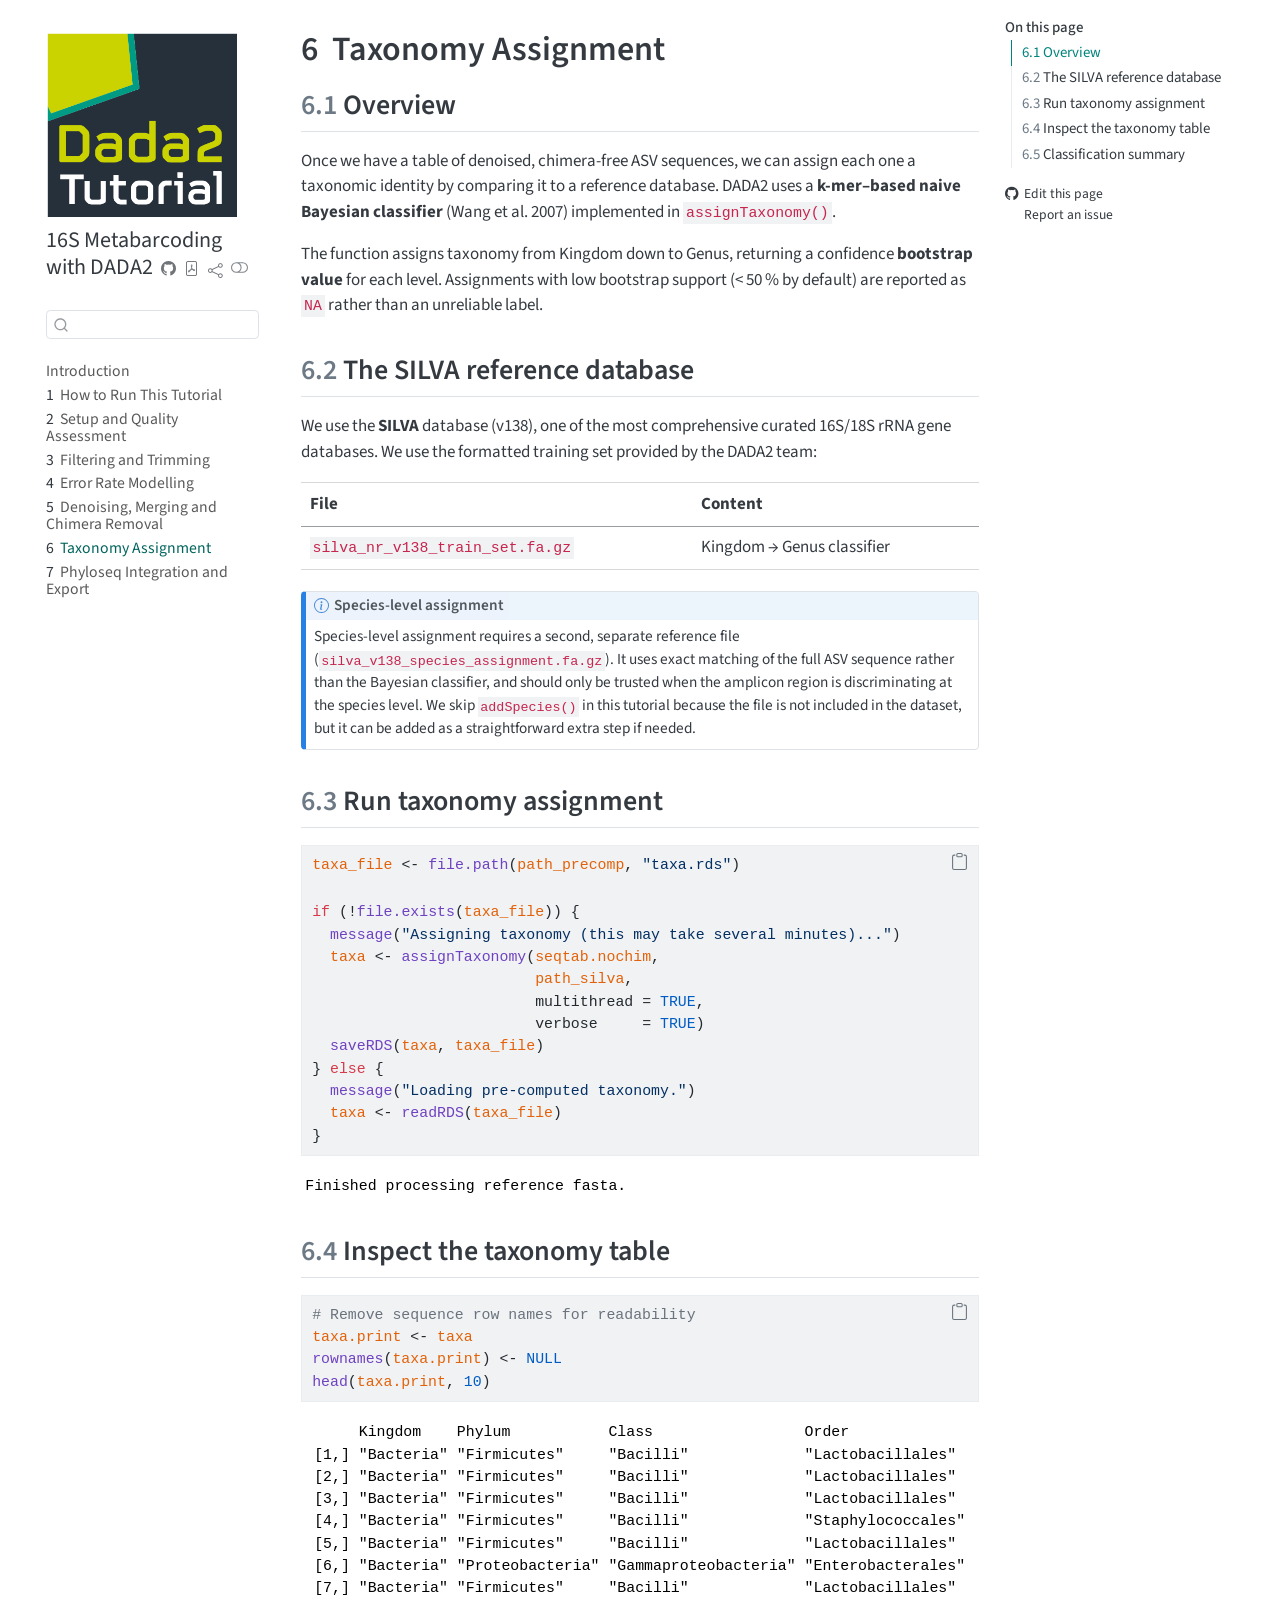
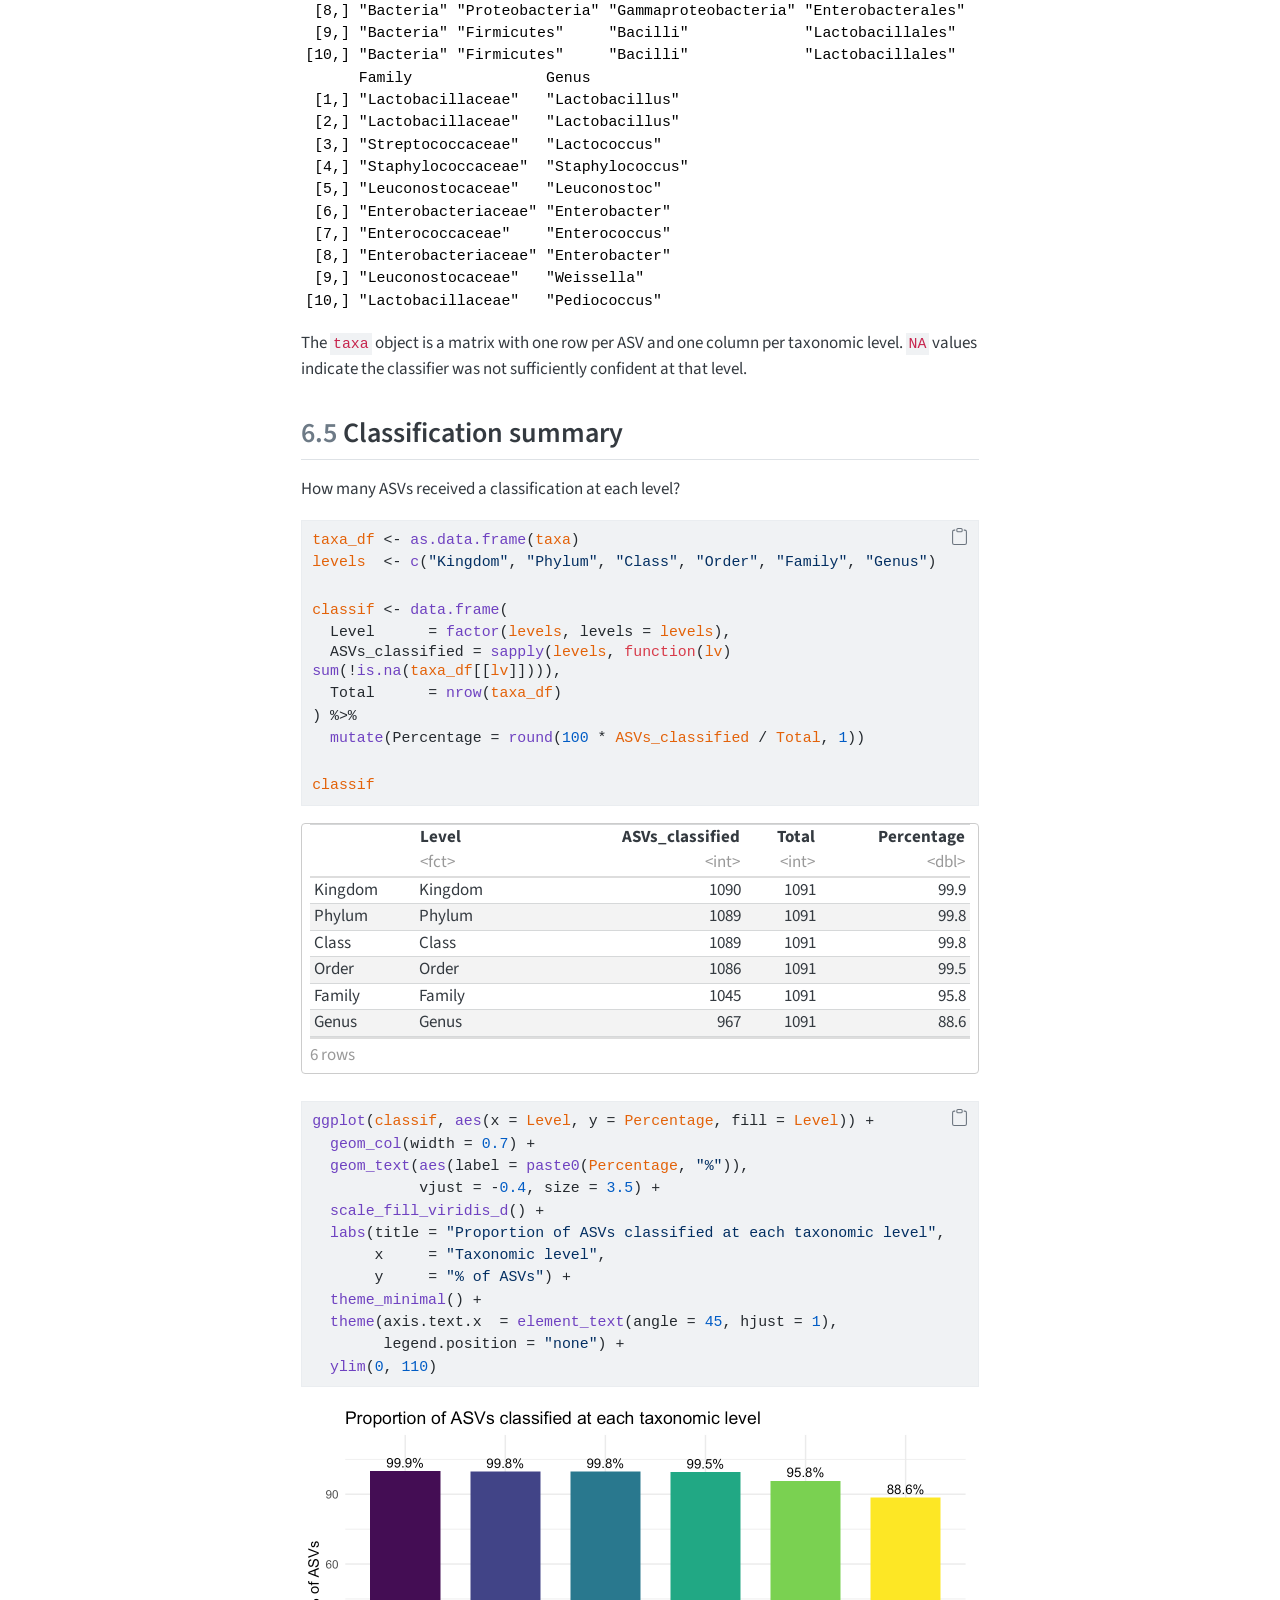
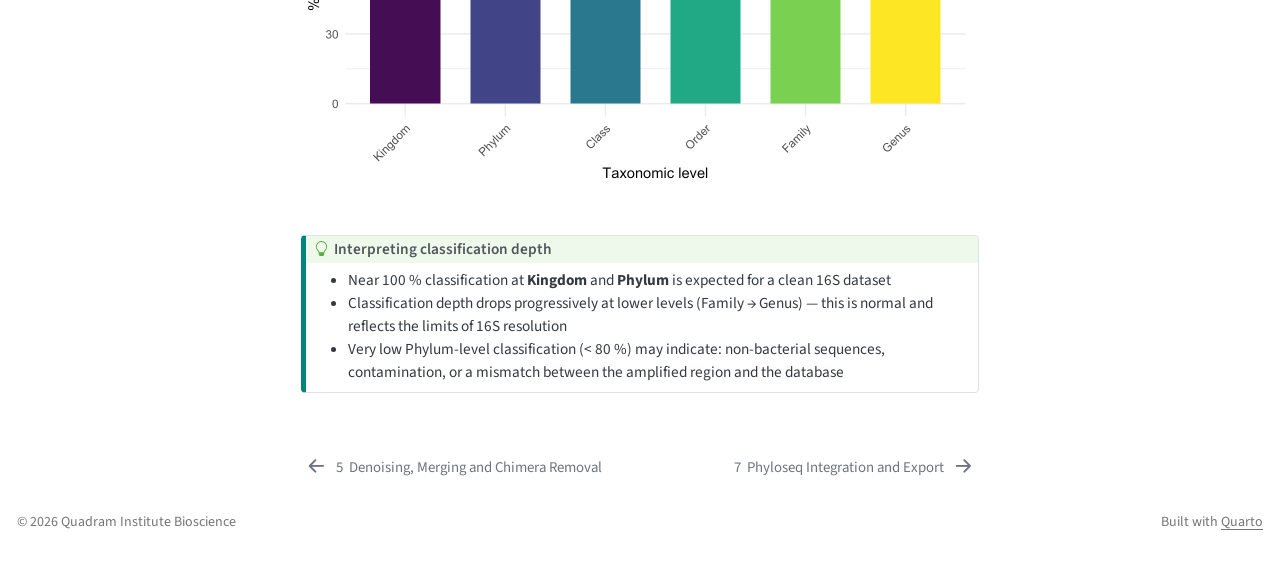
<file: docs/05_taxonomy.html>
<!DOCTYPE html>
<html xmlns="http://www.w3.org/1999/xhtml" lang="en" xml:lang="en"><head>
<meta http-equiv="Content-Type" content="text/html; charset=UTF-8">
<meta charset="utf-8">
<meta name="generator" content="quarto-1.9.37">
<meta name="viewport" content="width=device-width, initial-scale=1.0, user-scalable=yes">
<title>6&nbsp; Taxonomy Assignment – 16S Metabarcoding with DADA2</title>
<style>
/* Default styles provided by pandoc.
** See https://pandoc.org/MANUAL.html#variables-for-html for config info.
*/
code{white-space: pre-wrap;}
span.smallcaps{font-variant: small-caps;}
div.columns{display: flex; gap: min(4vw, 1.5em);}
div.column{flex: auto; overflow-x: auto;}
div.hanging-indent{margin-left: 1.5em; text-indent: -1.5em;}
ul.task-list{list-style: none;}
ul.task-list li input[type="checkbox"] {
  width: 0.8em;
  margin: 0 0.8em 0.2em -1em; /* quarto-specific, see https://github.com/quarto-dev/quarto-cli/issues/4556 */ 
  vertical-align: middle;
}
/* CSS for syntax highlighting */
html { -webkit-text-size-adjust: 100%; }
pre > code.sourceCode { white-space: pre; position: relative; }
pre > code.sourceCode > span { display: inline-block; line-height: 1.25; }
pre > code.sourceCode > span:empty { height: 1.2em; }
.sourceCode { overflow: visible; }
code.sourceCode > span { color: inherit; text-decoration: inherit; }
div.sourceCode { margin: 1em 0; }
pre.sourceCode { margin: 0; }
@media screen {
div.sourceCode { overflow: auto; }
}
@media print {
pre > code.sourceCode { white-space: pre-wrap; }
pre > code.sourceCode > span { text-indent: -5em; padding-left: 5em; }
}
pre.numberSource code
  { counter-reset: source-line 0; }
pre.numberSource code > span
  { position: relative; left: -4em; counter-increment: source-line; }
pre.numberSource code > span > a:first-child::before
  { content: counter(source-line);
    position: relative; left: -1em; text-align: right; vertical-align: baseline;
    border: none; display: inline-block;
    -webkit-touch-callout: none; -webkit-user-select: none;
    -khtml-user-select: none; -moz-user-select: none;
    -ms-user-select: none; user-select: none;
    padding: 0 4px; width: 4em;
  }
pre.numberSource { margin-left: 3em;  padding-left: 4px; }
div.sourceCode
  {   }
@media screen {
pre > code.sourceCode > span > a:first-child::before { text-decoration: underline; }
}
</style>

<script src="site_libs/quarto-nav/quarto-nav.js"></script>
<script src="site_libs/quarto-nav/headroom.min.js"></script>
<script src="site_libs/clipboard/clipboard.min.js"></script>
<script src="site_libs/quarto-search/autocomplete.umd.js"></script>
<script src="site_libs/quarto-search/fuse.min.js"></script>
<script src="site_libs/quarto-search/quarto-search.js"></script>
<meta name="quarto:offset" content="./">
<link href="./06_phyloseq_export.html" rel="next">
<link href="./04_denoise_merge.html" rel="prev">
<script src="site_libs/quarto-html/quarto.js" type="module"></script>
<script src="site_libs/quarto-html/tabsets/tabsets.js" type="module"></script>
<script src="site_libs/quarto-html/popper.min.js"></script>
<script src="site_libs/quarto-html/tippy.umd.min.js"></script>
<script src="site_libs/quarto-html/anchor.min.js"></script>
<link href="site_libs/quarto-html/tippy.css" rel="stylesheet">
<link href="site_libs/quarto-html/quarto-syntax-highlighting-acf12a64177840b8d86f2d4f01b2e9fb.css" rel="stylesheet" class="quarto-color-scheme" id="quarto-text-highlighting-styles">
<link href="site_libs/quarto-html/quarto-syntax-highlighting-dark-23bbe8b5e4efc1e257f6d59dce478b08.css" rel="stylesheet" class="quarto-color-scheme quarto-color-alternate" id="quarto-text-highlighting-styles">
<link href="site_libs/quarto-html/quarto-syntax-highlighting-acf12a64177840b8d86f2d4f01b2e9fb.css" rel="stylesheet" class="quarto-color-scheme-extra" id="quarto-text-highlighting-styles">
<script src="site_libs/bootstrap/bootstrap.min.js"></script>
<link href="site_libs/bootstrap/bootstrap-icons.css" rel="stylesheet">
<link href="site_libs/bootstrap/bootstrap-576413e428a37d8ed27b4a9cb944cc35.min.css" rel="stylesheet" append-hash="true" class="quarto-color-scheme" id="quarto-bootstrap" data-mode="light">
<link href="site_libs/bootstrap/bootstrap-dark-e9d9fa513417b44937a3bbe1e12c5f34.min.css" rel="stylesheet" append-hash="true" class="quarto-color-scheme quarto-color-alternate" id="quarto-bootstrap" data-mode="dark">
<link href="site_libs/bootstrap/bootstrap-576413e428a37d8ed27b4a9cb944cc35.min.css" rel="stylesheet" append-hash="true" class="quarto-color-scheme-extra" id="quarto-bootstrap" data-mode="light"><script id="quarto-search-options" type="application/json">{
  "location": "sidebar",
  "copy-button": false,
  "collapse-after": 3,
  "panel-placement": "start",
  "type": "textbox",
  "limit": 50,
  "keyboard-shortcut": [
    "f",
    "/",
    "s"
  ],
  "show-item-context": false,
  "language": {
    "search-no-results-text": "No results",
    "search-matching-documents-text": "matching documents",
    "search-copy-link-title": "Copy link to search",
    "search-hide-matches-text": "Hide additional matches",
    "search-more-match-text": "more match in this document",
    "search-more-matches-text": "more matches in this document",
    "search-clear-button-title": "Clear",
    "search-text-placeholder": "",
    "search-detached-cancel-button-title": "Cancel",
    "search-submit-button-title": "Submit",
    "search-label": "Search"
  }
}</script><style>html{ scroll-behavior: smooth; }</style>
<link href="site_libs/pagedtable-1.1/css/pagedtable.css" rel="stylesheet">
<script src="site_libs/pagedtable-1.1/js/pagedtable.js"></script>
</head>
<body class="nav-sidebar floating quarto-light"><script id="quarto-html-before-body" type="application/javascript">
    const toggleBodyColorMode = (bsSheetEl) => {
      const mode = bsSheetEl.getAttribute("data-mode");
      const bodyEl = window.document.querySelector("body");
      if (mode === "dark") {
        bodyEl.classList.add("quarto-dark");
        bodyEl.classList.remove("quarto-light");
      } else {
        bodyEl.classList.add("quarto-light");
        bodyEl.classList.remove("quarto-dark");
      }
    }
    const toggleBodyColorPrimary = () => {
      const bsSheetEl = window.document.querySelector("link#quarto-bootstrap:not([rel=disabled-stylesheet])");
      if (bsSheetEl) {
        toggleBodyColorMode(bsSheetEl);
      }
    }
    const setColorSchemeToggle = (alternate) => {
      const toggles = window.document.querySelectorAll('.quarto-color-scheme-toggle');
      for (let i=0; i < toggles.length; i++) {
        const toggle = toggles[i];
        if (toggle) {
          if (alternate) {
            toggle.classList.add("alternate");
          } else {
            toggle.classList.remove("alternate");
          }
        }
      }
    };
    const toggleColorMode = (alternate) => {
      // Switch the stylesheets
      const primaryStylesheets = window.document.querySelectorAll('link.quarto-color-scheme:not(.quarto-color-alternate)');
      const alternateStylesheets = window.document.querySelectorAll('link.quarto-color-scheme.quarto-color-alternate');
      manageTransitions('#quarto-margin-sidebar .nav-link', false);
      if (alternate) {
        // note: dark is layered on light, we don't disable primary!
        enableStylesheet(alternateStylesheets);
        for (const sheetNode of alternateStylesheets) {
          if (sheetNode.id === "quarto-bootstrap") {
            toggleBodyColorMode(sheetNode);
          }
        }
      } else {
        disableStylesheet(alternateStylesheets);
        enableStylesheet(primaryStylesheets)
        toggleBodyColorPrimary();
      }
      manageTransitions('#quarto-margin-sidebar .nav-link', true);
      // Switch the toggles
      setColorSchemeToggle(alternate)
      // Hack to workaround the fact that safari doesn't
      // properly recolor the scrollbar when toggling (#1455)
      if (navigator.userAgent.indexOf('Safari') > 0 && navigator.userAgent.indexOf('Chrome') == -1) {
        manageTransitions("body", false);
        window.scrollTo(0, 1);
        setTimeout(() => {
          window.scrollTo(0, 0);
          manageTransitions("body", true);
        }, 40);
      }
    }
    const disableStylesheet = (stylesheets) => {
      for (let i=0; i < stylesheets.length; i++) {
        const stylesheet = stylesheets[i];
        stylesheet.rel = 'disabled-stylesheet';
      }
    }
    const enableStylesheet = (stylesheets) => {
      for (let i=0; i < stylesheets.length; i++) {
        const stylesheet = stylesheets[i];
        if(stylesheet.rel !== 'stylesheet') { // for Chrome, which will still FOUC without this check
          stylesheet.rel = 'stylesheet';
        }
      }
    }
    const manageTransitions = (selector, allowTransitions) => {
      const els = window.document.querySelectorAll(selector);
      for (let i=0; i < els.length; i++) {
        const el = els[i];
        if (allowTransitions) {
          el.classList.remove('notransition');
        } else {
          el.classList.add('notransition');
        }
      }
    }
    const isFileUrl = () => {
      return window.location.protocol === 'file:';
    }
    const hasAlternateSentinel = () => {
      let styleSentinel = getColorSchemeSentinel();
      if (styleSentinel !== null) {
        return styleSentinel === "alternate";
      } else {
        return false;
      }
    }
    const setStyleSentinel = (alternate) => {
      const value = alternate ? "alternate" : "default";
      if (!isFileUrl()) {
        window.localStorage.setItem("quarto-color-scheme", value);
      } else {
        localAlternateSentinel = value;
      }
    }
    const getColorSchemeSentinel = () => {
      if (!isFileUrl()) {
        const storageValue = window.localStorage.getItem("quarto-color-scheme");
        return storageValue != null ? storageValue : localAlternateSentinel;
      } else {
        return localAlternateSentinel;
      }
    }
    const toggleGiscusIfUsed = (isAlternate, darkModeDefault) => {
      const baseTheme = document.querySelector('#giscus-base-theme')?.value ?? 'light';
      const alternateTheme = document.querySelector('#giscus-alt-theme')?.value ?? 'dark';
      let newTheme = '';
      if(authorPrefersDark) {
        newTheme = isAlternate ? baseTheme : alternateTheme;
      } else {
        newTheme = isAlternate ? alternateTheme : baseTheme;
      }
      const changeGiscusTheme = () => {
        // From: https://github.com/giscus/giscus/issues/336
        const sendMessage = (message) => {
          const iframe = document.querySelector('iframe.giscus-frame');
          if (!iframe) return;
          iframe.contentWindow.postMessage({ giscus: message }, 'https://giscus.app');
        }
        sendMessage({
          setConfig: {
            theme: newTheme
          }
        });
      }
      const isGiscussLoaded = window.document.querySelector('iframe.giscus-frame') !== null;
      if (isGiscussLoaded) {
        changeGiscusTheme();
      }
    };
    const authorPrefersDark = false;
    const darkModeDefault = authorPrefersDark;
      document.querySelector('link#quarto-text-highlighting-styles.quarto-color-scheme-extra').rel = 'disabled-stylesheet';
      document.querySelector('link#quarto-bootstrap.quarto-color-scheme-extra').rel = 'disabled-stylesheet';
    let localAlternateSentinel = darkModeDefault ? 'alternate' : 'default';
    // Dark / light mode switch
    window.quartoToggleColorScheme = () => {
      // Read the current dark / light value
      let toAlternate = !hasAlternateSentinel();
      toggleColorMode(toAlternate);
      setStyleSentinel(toAlternate);
      toggleGiscusIfUsed(toAlternate, darkModeDefault);
      window.dispatchEvent(new Event('resize'));
    };
    // Switch to dark mode if need be
    if (hasAlternateSentinel()) {
      toggleColorMode(true);
    } else {
      toggleColorMode(false);
    }
  </script>

<div id="quarto-search-results"></div>
  <header id="quarto-header" class="headroom fixed-top"><nav class="quarto-secondary-nav"><div class="container-fluid d-flex">
      <button type="button" class="quarto-btn-toggle btn" data-bs-toggle="collapse" role="button" data-bs-target=".quarto-sidebar-collapse-item" aria-controls="quarto-sidebar" aria-expanded="false" aria-label="Toggle sidebar navigation" onclick="if (window.quartoToggleHeadroom) { window.quartoToggleHeadroom(); }">
        <i class="bi bi-layout-text-sidebar-reverse"></i>
      </button>
        <nav class="quarto-page-breadcrumbs" aria-label="breadcrumb"><ol class="breadcrumb"><li class="breadcrumb-item"><a href="./05_taxonomy.html"><span class="chapter-number">6</span>&nbsp; <span class="chapter-title">Taxonomy Assignment</span></a></li></ol></nav>
        <a class="flex-grow-1" role="navigation" data-bs-toggle="collapse" data-bs-target=".quarto-sidebar-collapse-item" aria-controls="quarto-sidebar" aria-expanded="false" aria-label="Toggle sidebar navigation" onclick="if (window.quartoToggleHeadroom) { window.quartoToggleHeadroom(); }">      
        </a>
      <button type="button" class="btn quarto-search-button" aria-label="Search" onclick="window.quartoOpenSearch();">
        <i class="bi bi-search"></i>
      </button>
    </div>
  </nav></header><!-- content --><div id="quarto-content" class="quarto-container page-columns page-rows-contents page-layout-article">
<!-- sidebar -->
  <nav id="quarto-sidebar" class="sidebar collapse collapse-horizontal quarto-sidebar-collapse-item sidebar-navigation floating overflow-auto"><div class="pt-lg-2 mt-2 text-left sidebar-header sidebar-header-stacked">
      <a href="https://corebio.info/" class="sidebar-logo-link">
      <img src="./images/metabarcoding.png" alt="Quadram Institute Bioscience" class="sidebar-logo light-content py-0 d-lg-inline d-none"><img src="./images/metabarcoding.png" alt="Quadram Institute Bioscience" class="sidebar-logo dark-content py-0 d-lg-inline d-none"></a>
    <div class="sidebar-title mb-0 py-0">
      <a href="./">16S Metabarcoding with DADA2</a> 
        <div class="sidebar-tools-main tools-wide">
    <a href="https://github.com/quadram-institute-bioscience/metabarcoding-tutorial-2026/" title="Source Code" class="quarto-navigation-tool px-1" aria-label="Source Code"><i class="bi bi-github"></i></a>
    <a href="./16S-Metabarcoding-with-DADA2.pdf" title="Download PDF" class="quarto-navigation-tool px-1" aria-label="Download PDF"><i class="bi bi-file-pdf"></i></a>
    <div class="dropdown">
      <a href="" title="Share" id="quarto-navigation-tool-dropdown-0" class="quarto-navigation-tool dropdown-toggle px-1" data-bs-toggle="dropdown" aria-expanded="false" role="link" aria-label="Share"><i class="bi bi-share"></i></a>
      <ul class="dropdown-menu" aria-labelledby="quarto-navigation-tool-dropdown-0">
<li>
            <a class="dropdown-item sidebar-tools-main-item" href="https://twitter.com/intent/tweet?url=%7Curl%7C">
              <i class="bi bi-twitter pe-1"></i>
            Twitter
            </a>
          </li>
          <li>
            <a class="dropdown-item sidebar-tools-main-item" href="https://www.linkedin.com/sharing/share-offsite/?url=%7Curl%7C">
              <i class="bi bi-linkedin pe-1"></i>
            LinkedIn
            </a>
          </li>
      </ul>
</div>
  <a href="" class="quarto-color-scheme-toggle quarto-navigation-tool  px-1" onclick="window.quartoToggleColorScheme(); return false;" title="Toggle dark mode"><i class="bi"></i></a>
</div>
    </div>
      </div>
        <div class="mt-2 flex-shrink-0 align-items-center">
        <div class="sidebar-search">
        <div id="quarto-search" class="" title="Search"></div>
        </div>
        </div>
    <div class="sidebar-menu-container"> 
    <ul class="list-unstyled mt-1">
<li class="sidebar-item">
  <div class="sidebar-item-container"> 
  <a href="./index.html" class="sidebar-item-text sidebar-link">
 <span class="menu-text">Introduction</span></a>
  </div>
</li>
        <li class="sidebar-item">
  <div class="sidebar-item-container"> 
  <a href="./00_setup.html" class="sidebar-item-text sidebar-link">
 <span class="menu-text"><span class="chapter-number">1</span>&nbsp; <span class="chapter-title">How to Run This Tutorial</span></span></a>
  </div>
</li>
        <li class="sidebar-item">
  <div class="sidebar-item-container"> 
  <a href="./01_setup_quality.html" class="sidebar-item-text sidebar-link">
 <span class="menu-text"><span class="chapter-number">2</span>&nbsp; <span class="chapter-title">Setup and Quality Assessment</span></span></a>
  </div>
</li>
        <li class="sidebar-item">
  <div class="sidebar-item-container"> 
  <a href="./02_filter_trim.html" class="sidebar-item-text sidebar-link">
 <span class="menu-text"><span class="chapter-number">3</span>&nbsp; <span class="chapter-title">Filtering and Trimming</span></span></a>
  </div>
</li>
        <li class="sidebar-item">
  <div class="sidebar-item-container"> 
  <a href="./03_error_models.html" class="sidebar-item-text sidebar-link">
 <span class="menu-text"><span class="chapter-number">4</span>&nbsp; <span class="chapter-title">Error Rate Modelling</span></span></a>
  </div>
</li>
        <li class="sidebar-item">
  <div class="sidebar-item-container"> 
  <a href="./04_denoise_merge.html" class="sidebar-item-text sidebar-link">
 <span class="menu-text"><span class="chapter-number">5</span>&nbsp; <span class="chapter-title">Denoising, Merging and Chimera Removal</span></span></a>
  </div>
</li>
        <li class="sidebar-item">
  <div class="sidebar-item-container"> 
  <a href="./05_taxonomy.html" class="sidebar-item-text sidebar-link active">
 <span class="menu-text"><span class="chapter-number">6</span>&nbsp; <span class="chapter-title">Taxonomy Assignment</span></span></a>
  </div>
</li>
        <li class="sidebar-item">
  <div class="sidebar-item-container"> 
  <a href="./06_phyloseq_export.html" class="sidebar-item-text sidebar-link">
 <span class="menu-text"><span class="chapter-number">7</span>&nbsp; <span class="chapter-title">Phyloseq Integration and Export</span></span></a>
  </div>
</li>
    </ul>
</div>
</nav><div id="quarto-sidebar-glass" class="quarto-sidebar-collapse-item" data-bs-toggle="collapse" data-bs-target=".quarto-sidebar-collapse-item"></div>
<!-- margin-sidebar -->
    <div id="quarto-margin-sidebar" class="sidebar margin-sidebar">
        <nav id="TOC" role="doc-toc" class="toc-active"><h2 id="toc-title">On this page</h2>
   
  <ul>
<li><a href="#overview" id="toc-overview" class="nav-link active" data-scroll-target="#overview"><span class="header-section-number">6.1</span> Overview</a></li>
  <li><a href="#the-silva-reference-database" id="toc-the-silva-reference-database" class="nav-link" data-scroll-target="#the-silva-reference-database"><span class="header-section-number">6.2</span> The SILVA reference database</a></li>
  <li><a href="#run-taxonomy-assignment" id="toc-run-taxonomy-assignment" class="nav-link" data-scroll-target="#run-taxonomy-assignment"><span class="header-section-number">6.3</span> Run taxonomy assignment</a></li>
  <li><a href="#inspect-the-taxonomy-table" id="toc-inspect-the-taxonomy-table" class="nav-link" data-scroll-target="#inspect-the-taxonomy-table"><span class="header-section-number">6.4</span> Inspect the taxonomy table</a></li>
  <li><a href="#classification-summary" id="toc-classification-summary" class="nav-link" data-scroll-target="#classification-summary"><span class="header-section-number">6.5</span> Classification summary</a></li>
  </ul><div class="toc-actions"><ul><li><a href="https://github.com/quadram-institute-bioscience/metabarcoding-tutorial-2026/edit/main/05_taxonomy.qmd" class="toc-action"><i class="bi bi-github"></i>Edit this page</a></li><li><a href="https://github.com/quadram-institute-bioscience/metabarcoding-tutorial-2026/issues/new" class="toc-action"><i class="bi empty"></i>Report an issue</a></li></ul></div></nav>
    </div>
<!-- main -->
<main class="content" id="quarto-document-content"><header id="title-block-header" class="quarto-title-block default"><div class="quarto-title">
<h1 class="title">
<span class="chapter-number">6</span>&nbsp; <span class="chapter-title">Taxonomy Assignment</span>
</h1>
</div>



<div class="quarto-title-meta">

    
  
    
  </div>
  


</header><section id="overview" class="level2" data-number="6.1"><h2 data-number="6.1" class="anchored" data-anchor-id="overview">
<span class="header-section-number">6.1</span> Overview</h2>
<p>Once we have a table of denoised, chimera-free ASV sequences, we can assign each one a taxonomic identity by comparing it to a reference database. DADA2 uses a <strong>k-mer–based naive Bayesian classifier</strong> (Wang et al.&nbsp;2007) implemented in <code>assignTaxonomy()</code>.</p>
<p>The function assigns taxonomy from Kingdom down to Genus, returning a confidence <strong>bootstrap value</strong> for each level. Assignments with low bootstrap support (&lt; 50 % by default) are reported as <code>NA</code> rather than an unreliable label.</p>
</section><section id="the-silva-reference-database" class="level2" data-number="6.2"><h2 data-number="6.2" class="anchored" data-anchor-id="the-silva-reference-database">
<span class="header-section-number">6.2</span> The SILVA reference database</h2>
<p>We use the <strong>SILVA</strong> database (v138), one of the most comprehensive curated 16S/18S rRNA gene databases. We use the formatted training set provided by the DADA2 team:</p>
<table class="caption-top table">
<thead><tr class="header">
<th>File</th>
<th>Content</th>
</tr></thead>
<tbody><tr class="odd">
<td><code>silva_nr_v138_train_set.fa.gz</code></td>
<td>Kingdom → Genus classifier</td>
</tr></tbody>
</table>
<div class="callout callout-style-default callout-note callout-titled">
<div class="callout-header d-flex align-content-center">
<div class="callout-icon-container">
<i class="callout-icon"></i>
</div>
<div class="callout-title-container flex-fill">
<span class="screen-reader-only">Note</span>Species-level assignment
</div>
</div>
<div class="callout-body-container callout-body">
<p>Species-level assignment requires a second, separate reference file (<code>silva_v138_species_assignment.fa.gz</code>). It uses exact matching of the full ASV sequence rather than the Bayesian classifier, and should only be trusted when the amplicon region is discriminating at the species level. We skip <code>addSpecies()</code> in this tutorial because the file is not included in the dataset, but it can be added as a straightforward extra step if needed.</p>
</div>
</div>
</section><section id="run-taxonomy-assignment" class="level2" data-number="6.3"><h2 data-number="6.3" class="anchored" data-anchor-id="run-taxonomy-assignment">
<span class="header-section-number">6.3</span> Run taxonomy assignment</h2>
<div class="cell">
<div class="code-copy-outer-scaffold"><div class="sourceCode" id="cb1"><pre class="downlit sourceCode r code-with-copy"><code class="sourceCode R"><span><span class="va">taxa_file</span> <span class="op">&lt;-</span> <span class="fu"><a href="https://rdrr.io/r/base/file.path.html">file.path</a></span><span class="op">(</span><span class="va">path_precomp</span>, <span class="st">"taxa.rds"</span><span class="op">)</span></span>
<span></span>
<span><span class="kw">if</span> <span class="op">(</span><span class="op">!</span><span class="fu"><a href="https://rdrr.io/r/base/files.html">file.exists</a></span><span class="op">(</span><span class="va">taxa_file</span><span class="op">)</span><span class="op">)</span> <span class="op">{</span></span>
<span>  <span class="fu"><a href="https://rdrr.io/r/base/message.html">message</a></span><span class="op">(</span><span class="st">"Assigning taxonomy (this may take several minutes)..."</span><span class="op">)</span></span>
<span>  <span class="va">taxa</span> <span class="op">&lt;-</span> <span class="fu">assignTaxonomy</span><span class="op">(</span><span class="va">seqtab.nochim</span>,</span>
<span>                         <span class="va">path_silva</span>,</span>
<span>                         multithread <span class="op">=</span> <span class="cn">TRUE</span>,</span>
<span>                         verbose     <span class="op">=</span> <span class="cn">TRUE</span><span class="op">)</span></span>
<span>  <span class="fu"><a href="https://rdrr.io/r/base/readRDS.html">saveRDS</a></span><span class="op">(</span><span class="va">taxa</span>, <span class="va">taxa_file</span><span class="op">)</span></span>
<span><span class="op">}</span> <span class="kw">else</span> <span class="op">{</span></span>
<span>  <span class="fu"><a href="https://rdrr.io/r/base/message.html">message</a></span><span class="op">(</span><span class="st">"Loading pre-computed taxonomy."</span><span class="op">)</span></span>
<span>  <span class="va">taxa</span> <span class="op">&lt;-</span> <span class="fu"><a href="https://rdrr.io/r/base/readRDS.html">readRDS</a></span><span class="op">(</span><span class="va">taxa_file</span><span class="op">)</span></span>
<span><span class="op">}</span></span></code></pre></div><button title="Copy to Clipboard" class="code-copy-button"><i class="bi"></i></button></div>
<div class="cell-output cell-output-stdout">
<pre><code>Finished processing reference fasta.</code></pre>
</div>
</div>
</section><section id="inspect-the-taxonomy-table" class="level2" data-number="6.4"><h2 data-number="6.4" class="anchored" data-anchor-id="inspect-the-taxonomy-table">
<span class="header-section-number">6.4</span> Inspect the taxonomy table</h2>
<div class="cell">
<div class="code-copy-outer-scaffold"><div class="sourceCode" id="cb3"><pre class="downlit sourceCode r code-with-copy"><code class="sourceCode R"><span><span class="co"># Remove sequence row names for readability</span></span>
<span><span class="va">taxa.print</span> <span class="op">&lt;-</span> <span class="va">taxa</span></span>
<span><span class="fu"><a href="https://rdrr.io/r/base/colnames.html">rownames</a></span><span class="op">(</span><span class="va">taxa.print</span><span class="op">)</span> <span class="op">&lt;-</span> <span class="cn">NULL</span></span>
<span><span class="fu"><a href="https://rdrr.io/r/utils/head.html">head</a></span><span class="op">(</span><span class="va">taxa.print</span>, <span class="fl">10</span><span class="op">)</span></span></code></pre></div><button title="Copy to Clipboard" class="code-copy-button"><i class="bi"></i></button></div>
<div class="cell-output cell-output-stdout">
<pre><code>      Kingdom    Phylum           Class                 Order             
 [1,] "Bacteria" "Firmicutes"     "Bacilli"             "Lactobacillales" 
 [2,] "Bacteria" "Firmicutes"     "Bacilli"             "Lactobacillales" 
 [3,] "Bacteria" "Firmicutes"     "Bacilli"             "Lactobacillales" 
 [4,] "Bacteria" "Firmicutes"     "Bacilli"             "Staphylococcales"
 [5,] "Bacteria" "Firmicutes"     "Bacilli"             "Lactobacillales" 
 [6,] "Bacteria" "Proteobacteria" "Gammaproteobacteria" "Enterobacterales"
 [7,] "Bacteria" "Firmicutes"     "Bacilli"             "Lactobacillales" 
 [8,] "Bacteria" "Proteobacteria" "Gammaproteobacteria" "Enterobacterales"
 [9,] "Bacteria" "Firmicutes"     "Bacilli"             "Lactobacillales" 
[10,] "Bacteria" "Firmicutes"     "Bacilli"             "Lactobacillales" 
      Family               Genus           
 [1,] "Lactobacillaceae"   "Lactobacillus" 
 [2,] "Lactobacillaceae"   "Lactobacillus" 
 [3,] "Streptococcaceae"   "Lactococcus"   
 [4,] "Staphylococcaceae"  "Staphylococcus"
 [5,] "Leuconostocaceae"   "Leuconostoc"   
 [6,] "Enterobacteriaceae" "Enterobacter"  
 [7,] "Enterococcaceae"    "Enterococcus"  
 [8,] "Enterobacteriaceae" "Enterobacter"  
 [9,] "Leuconostocaceae"   "Weissella"     
[10,] "Lactobacillaceae"   "Pediococcus"   </code></pre>
</div>
</div>
<p>The <code>taxa</code> object is a matrix with one row per ASV and one column per taxonomic level. <code>NA</code> values indicate the classifier was not sufficiently confident at that level.</p>
</section><section id="classification-summary" class="level2" data-number="6.5"><h2 data-number="6.5" class="anchored" data-anchor-id="classification-summary">
<span class="header-section-number">6.5</span> Classification summary</h2>
<p>How many ASVs received a classification at each level?</p>
<div class="cell">
<div class="code-copy-outer-scaffold"><div class="sourceCode" id="cb5"><pre class="downlit sourceCode r code-with-copy"><code class="sourceCode R"><span><span class="va">taxa_df</span> <span class="op">&lt;-</span> <span class="fu"><a href="https://rdrr.io/r/base/as.data.frame.html">as.data.frame</a></span><span class="op">(</span><span class="va">taxa</span><span class="op">)</span></span>
<span><span class="va">levels</span>  <span class="op">&lt;-</span> <span class="fu"><a href="https://rdrr.io/r/base/c.html">c</a></span><span class="op">(</span><span class="st">"Kingdom"</span>, <span class="st">"Phylum"</span>, <span class="st">"Class"</span>, <span class="st">"Order"</span>, <span class="st">"Family"</span>, <span class="st">"Genus"</span><span class="op">)</span></span>
<span></span>
<span><span class="va">classif</span> <span class="op">&lt;-</span> <span class="fu"><a href="https://rdrr.io/r/base/data.frame.html">data.frame</a></span><span class="op">(</span></span>
<span>  Level      <span class="op">=</span> <span class="fu"><a href="https://rdrr.io/r/base/factor.html">factor</a></span><span class="op">(</span><span class="va">levels</span>, levels <span class="op">=</span> <span class="va">levels</span><span class="op">)</span>,</span>
<span>  ASVs_classified <span class="op">=</span> <span class="fu"><a href="https://rdrr.io/r/base/lapply.html">sapply</a></span><span class="op">(</span><span class="va">levels</span>, <span class="kw">function</span><span class="op">(</span><span class="va">lv</span><span class="op">)</span> <span class="fu"><a href="https://rdrr.io/r/base/sum.html">sum</a></span><span class="op">(</span><span class="op">!</span><span class="fu"><a href="https://rdrr.io/r/base/NA.html">is.na</a></span><span class="op">(</span><span class="va">taxa_df</span><span class="op">[[</span><span class="va">lv</span><span class="op">]</span><span class="op">]</span><span class="op">)</span><span class="op">)</span><span class="op">)</span>,</span>
<span>  Total      <span class="op">=</span> <span class="fu"><a href="https://rdrr.io/r/base/nrow.html">nrow</a></span><span class="op">(</span><span class="va">taxa_df</span><span class="op">)</span></span>
<span><span class="op">)</span> <span class="op">%&gt;%</span></span>
<span>  <span class="fu">mutate</span><span class="op">(</span>Percentage <span class="op">=</span> <span class="fu"><a href="https://rdrr.io/r/base/Round.html">round</a></span><span class="op">(</span><span class="fl">100</span> <span class="op">*</span> <span class="va">ASVs_classified</span> <span class="op">/</span> <span class="va">Total</span>, <span class="fl">1</span><span class="op">)</span><span class="op">)</span></span>
<span></span>
<span><span class="va">classif</span></span></code></pre></div><button title="Copy to Clipboard" class="code-copy-button"><i class="bi"></i></button></div>
<div class="cell-output-display">
<div data-pagedtable="false">
  <script data-pagedtable-source="" type="application/json">
{"columns":[{"label":[""],"name":["_rn_"],"type":[""],"align":["left"]},{"label":["Level"],"name":[1],"type":["fct"],"align":["left"]},{"label":["ASVs_classified"],"name":[2],"type":["int"],"align":["right"]},{"label":["Total"],"name":[3],"type":["int"],"align":["right"]},{"label":["Percentage"],"name":[4],"type":["dbl"],"align":["right"]}],"data":[{"1":"Kingdom","2":"1090","3":"1091","4":"99.9","_rn_":"Kingdom"},{"1":"Phylum","2":"1089","3":"1091","4":"99.8","_rn_":"Phylum"},{"1":"Class","2":"1089","3":"1091","4":"99.8","_rn_":"Class"},{"1":"Order","2":"1086","3":"1091","4":"99.5","_rn_":"Order"},{"1":"Family","2":"1045","3":"1091","4":"95.8","_rn_":"Family"},{"1":"Genus","2":"967","3":"1091","4":"88.6","_rn_":"Genus"}],"options":{"columns":{"min":{},"max":[10]},"rows":{"min":[10],"max":[10]},"pages":{}}}
  </script>
</div>
</div>
</div>
<div class="cell">
<div class="code-copy-outer-scaffold"><div class="sourceCode" id="cb6"><pre class="downlit sourceCode r code-with-copy"><code class="sourceCode R"><span><span class="fu">ggplot</span><span class="op">(</span><span class="va">classif</span>, <span class="fu">aes</span><span class="op">(</span>x <span class="op">=</span> <span class="va">Level</span>, y <span class="op">=</span> <span class="va">Percentage</span>, fill <span class="op">=</span> <span class="va">Level</span><span class="op">)</span><span class="op">)</span> <span class="op">+</span></span>
<span>  <span class="fu">geom_col</span><span class="op">(</span>width <span class="op">=</span> <span class="fl">0.7</span><span class="op">)</span> <span class="op">+</span></span>
<span>  <span class="fu">geom_text</span><span class="op">(</span><span class="fu">aes</span><span class="op">(</span>label <span class="op">=</span> <span class="fu"><a href="https://rdrr.io/r/base/paste.html">paste0</a></span><span class="op">(</span><span class="va">Percentage</span>, <span class="st">"%"</span><span class="op">)</span><span class="op">)</span>,</span>
<span>            vjust <span class="op">=</span> <span class="op">-</span><span class="fl">0.4</span>, size <span class="op">=</span> <span class="fl">3.5</span><span class="op">)</span> <span class="op">+</span></span>
<span>  <span class="fu">scale_fill_viridis_d</span><span class="op">(</span><span class="op">)</span> <span class="op">+</span></span>
<span>  <span class="fu">labs</span><span class="op">(</span>title <span class="op">=</span> <span class="st">"Proportion of ASVs classified at each taxonomic level"</span>,</span>
<span>       x     <span class="op">=</span> <span class="st">"Taxonomic level"</span>,</span>
<span>       y     <span class="op">=</span> <span class="st">"% of ASVs"</span><span class="op">)</span> <span class="op">+</span></span>
<span>  <span class="fu">theme_minimal</span><span class="op">(</span><span class="op">)</span> <span class="op">+</span></span>
<span>  <span class="fu">theme</span><span class="op">(</span>axis.text.x  <span class="op">=</span> <span class="fu">element_text</span><span class="op">(</span>angle <span class="op">=</span> <span class="fl">45</span>, hjust <span class="op">=</span> <span class="fl">1</span><span class="op">)</span>,</span>
<span>        legend.position <span class="op">=</span> <span class="st">"none"</span><span class="op">)</span> <span class="op">+</span></span>
<span>  <span class="fu">ylim</span><span class="op">(</span><span class="fl">0</span>, <span class="fl">110</span><span class="op">)</span></span></code></pre></div><button title="Copy to Clipboard" class="code-copy-button"><i class="bi"></i></button></div>
<div class="cell-output-display">
<div>
<figure class="figure"><p><img src="05_taxonomy_files/figure-html/classification-plot-1.png" class="img-fluid figure-img" width="672"></p>
</figure>
</div>
</div>
</div>
<div class="callout callout-style-default callout-tip callout-titled">
<div class="callout-header d-flex align-content-center">
<div class="callout-icon-container">
<i class="callout-icon"></i>
</div>
<div class="callout-title-container flex-fill">
<span class="screen-reader-only">Tip</span>Interpreting classification depth
</div>
</div>
<div class="callout-body-container callout-body">
<ul>
<li>Near 100 % classification at <strong>Kingdom</strong> and <strong>Phylum</strong> is expected for a clean 16S dataset</li>
<li>Classification depth drops progressively at lower levels (Family → Genus) — this is normal and reflects the limits of 16S resolution</li>
<li>Very low Phylum-level classification (&lt; 80 %) may indicate: non-bacterial sequences, contamination, or a mismatch between the amplified region and the database</li>
</ul>
</div>
</div>


</section></main><!-- /main --><script id="quarto-html-after-body" type="application/javascript">
  window.document.addEventListener("DOMContentLoaded", function (event) {
    // Ensure there is a toggle, if there isn't float one in the top right
    if (window.document.querySelector('.quarto-color-scheme-toggle') === null) {
      const a = window.document.createElement('a');
      a.classList.add('top-right');
      a.classList.add('quarto-color-scheme-toggle');
      a.href = "";
      a.onclick = function() { try { window.quartoToggleColorScheme(); } catch {} return false; };
      const i = window.document.createElement("i");
      i.classList.add('bi');
      a.appendChild(i);
      window.document.body.appendChild(a);
    }
    setColorSchemeToggle(hasAlternateSentinel())
    const icon = "";
    const anchorJS = new window.AnchorJS();
    anchorJS.options = {
      placement: 'right',
      icon: icon
    };
    anchorJS.add('.anchored');
    const isCodeAnnotation = (el) => {
      for (const clz of el.classList) {
        if (clz.startsWith('code-annotation-')) {                     
          return true;
        }
      }
      return false;
    }
    const onCopySuccess = function(e) {
      // button target
      const button = e.trigger;
      // don't keep focus
      button.blur();
      // flash "checked"
      button.classList.add('code-copy-button-checked');
      var currentTitle = button.getAttribute("title");
      button.setAttribute("title", "Copied!");
      let tooltip;
      if (window.bootstrap) {
        button.setAttribute("data-bs-toggle", "tooltip");
        button.setAttribute("data-bs-placement", "left");
        button.setAttribute("data-bs-title", "Copied!");
        tooltip = new bootstrap.Tooltip(button, 
          { trigger: "manual", 
            customClass: "code-copy-button-tooltip",
            offset: [0, -8]});
        tooltip.show();    
      }
      setTimeout(function() {
        if (tooltip) {
          tooltip.hide();
          button.removeAttribute("data-bs-title");
          button.removeAttribute("data-bs-toggle");
          button.removeAttribute("data-bs-placement");
        }
        button.setAttribute("title", currentTitle);
        button.classList.remove('code-copy-button-checked');
      }, 1000);
      // clear code selection
      e.clearSelection();
    }
    const getTextToCopy = function(trigger) {
      const outerScaffold = trigger.parentElement.cloneNode(true);
      const codeEl = outerScaffold.querySelector('code');
      for (const childEl of codeEl.children) {
        if (isCodeAnnotation(childEl)) {
          childEl.remove();
        }
      }
      return codeEl.innerText;
    }
    const clipboard = new window.ClipboardJS('.code-copy-button:not([data-in-quarto-modal])', {
      text: getTextToCopy
    });
    clipboard.on('success', onCopySuccess);
    if (window.document.getElementById('quarto-embedded-source-code-modal')) {
      const clipboardModal = new window.ClipboardJS('.code-copy-button[data-in-quarto-modal]', {
        text: getTextToCopy,
        container: window.document.getElementById('quarto-embedded-source-code-modal')
      });
      clipboardModal.on('success', onCopySuccess);
    }
      var localhostRegex = new RegExp(/^(?:http|https):\/\/localhost\:?[0-9]*\//);
      var mailtoRegex = new RegExp(/^mailto:/);
        var filterRegex = new RegExp('/' + window.location.host + '/');
      var isInternal = (href) => {
          return filterRegex.test(href) || localhostRegex.test(href) || mailtoRegex.test(href);
      }
      // Inspect non-navigation links and adorn them if external
     var links = window.document.querySelectorAll('a[href]:not(.nav-link):not(.navbar-brand):not(.toc-action):not(.sidebar-link):not(.sidebar-item-toggle):not(.pagination-link):not(.no-external):not([aria-hidden]):not(.dropdown-item):not(.quarto-navigation-tool):not(.about-link)');
      for (var i=0; i<links.length; i++) {
        const link = links[i];
        if (!isInternal(link.href)) {
          // undo the damage that might have been done by quarto-nav.js in the case of
          // links that we want to consider external
          if (link.dataset.originalHref !== undefined) {
            link.href = link.dataset.originalHref;
          }
        }
      }
    function tippyHover(el, contentFn, onTriggerFn, onUntriggerFn) {
      const config = {
        allowHTML: true,
        maxWidth: 500,
        delay: 100,
        arrow: false,
        appendTo: function(el) {
            return el.parentElement;
        },
        interactive: true,
        interactiveBorder: 10,
        theme: 'quarto',
        placement: 'bottom-start',
      };
      if (contentFn) {
        config.content = contentFn;
      }
      if (onTriggerFn) {
        config.onTrigger = onTriggerFn;
      }
      if (onUntriggerFn) {
        config.onUntrigger = onUntriggerFn;
      }
      window.tippy(el, config); 
    }
    const noterefs = window.document.querySelectorAll('a[role="doc-noteref"]');
    for (var i=0; i<noterefs.length; i++) {
      const ref = noterefs[i];
      tippyHover(ref, function() {
        // use id or data attribute instead here
        let href = ref.getAttribute('data-footnote-href') || ref.getAttribute('href');
        try { href = new URL(href).hash; } catch {}
        const id = href.replace(/^#\/?/, "");
        const note = window.document.getElementById(id);
        if (note) {
          return note.innerHTML;
        } else {
          return "";
        }
      });
    }
    const xrefs = window.document.querySelectorAll('a.quarto-xref');
    const processXRef = (id, note) => {
      // Strip column container classes
      const stripColumnClz = (el) => {
        el.classList.remove("page-full", "page-columns");
        if (el.children) {
          for (const child of el.children) {
            stripColumnClz(child);
          }
        }
      }
      stripColumnClz(note)
      if (id === null || id.startsWith('sec-')) {
        // Special case sections, only their first couple elements
        const container = document.createElement("div");
        if (note.children && note.children.length > 2) {
          container.appendChild(note.children[0].cloneNode(true));
          for (let i = 1; i < note.children.length; i++) {
            const child = note.children[i];
            if (child.tagName === "P" && child.innerText === "") {
              continue;
            } else {
              container.appendChild(child.cloneNode(true));
              break;
            }
          }
          if (window.Quarto?.typesetMath) {
            window.Quarto.typesetMath(container);
          }
          return container.innerHTML
        } else {
          if (window.Quarto?.typesetMath) {
            window.Quarto.typesetMath(note);
          }
          return note.innerHTML;
        }
      } else {
        // Remove any anchor links if they are present
        const anchorLink = note.querySelector('a.anchorjs-link');
        if (anchorLink) {
          anchorLink.remove();
        }
        if (window.Quarto?.typesetMath) {
          window.Quarto.typesetMath(note);
        }
        if (note.classList.contains("callout")) {
          return note.outerHTML;
        } else {
          return note.innerHTML;
        }
      }
    }
    for (var i=0; i<xrefs.length; i++) {
      const xref = xrefs[i];
      tippyHover(xref, undefined, function(instance) {
        instance.disable();
        let url = xref.getAttribute('href');
        let hash = undefined; 
        if (url.startsWith('#')) {
          hash = url;
        } else {
          try { hash = new URL(url).hash; } catch {}
        }
        if (hash) {
          const id = hash.replace(/^#\/?/, "");
          const note = window.document.getElementById(id);
          if (note !== null) {
            try {
              const html = processXRef(id, note.cloneNode(true));
              instance.setContent(html);
            } finally {
              instance.enable();
              instance.show();
            }
          } else {
            // See if we can fetch this
            fetch(url.split('#')[0])
            .then(res => res.text())
            .then(html => {
              const parser = new DOMParser();
              const htmlDoc = parser.parseFromString(html, "text/html");
              const note = htmlDoc.getElementById(id);
              if (note !== null) {
                const html = processXRef(id, note);
                instance.setContent(html);
              } 
            }).finally(() => {
              instance.enable();
              instance.show();
            });
          }
        } else {
          // See if we can fetch a full url (with no hash to target)
          // This is a special case and we should probably do some content thinning / targeting
          fetch(url)
          .then(res => res.text())
          .then(html => {
            const parser = new DOMParser();
            const htmlDoc = parser.parseFromString(html, "text/html");
            const note = htmlDoc.querySelector('main.content');
            if (note !== null) {
              // This should only happen for chapter cross references
              // (since there is no id in the URL)
              // remove the first header
              if (note.children.length > 0 && note.children[0].tagName === "HEADER") {
                note.children[0].remove();
              }
              const html = processXRef(null, note);
              instance.setContent(html);
            } 
          }).finally(() => {
            instance.enable();
            instance.show();
          });
        }
      }, function(instance) {
      });
    }
        let selectedAnnoteEl;
        const selectorForAnnotation = ( cell, annotation) => {
          let cellAttr = 'data-code-cell="' + cell + '"';
          let lineAttr = 'data-code-annotation="' +  annotation + '"';
          const selector = 'span[' + cellAttr + '][' + lineAttr + ']';
          return selector;
        }
        const selectCodeLines = (annoteEl) => {
          const doc = window.document;
          const targetCell = annoteEl.getAttribute("data-target-cell");
          const targetAnnotation = annoteEl.getAttribute("data-target-annotation");
          const annoteSpan = window.document.querySelector(selectorForAnnotation(targetCell, targetAnnotation));
          const lines = annoteSpan.getAttribute("data-code-lines").split(",");
          const lineIds = lines.map((line) => {
            return targetCell + "-" + line;
          })
          let top = null;
          let height = null;
          let parent = null;
          if (lineIds.length > 0) {
              //compute the position of the single el (top and bottom and make a div)
              const el = window.document.getElementById(lineIds[0]);
              top = el.offsetTop;
              height = el.offsetHeight;
              parent = el.parentElement.parentElement;
            if (lineIds.length > 1) {
              const lastEl = window.document.getElementById(lineIds[lineIds.length - 1]);
              const bottom = lastEl.offsetTop + lastEl.offsetHeight;
              height = bottom - top;
            }
            if (top !== null && height !== null && parent !== null) {
              // cook up a div (if necessary) and position it 
              let div = window.document.getElementById("code-annotation-line-highlight");
              if (div === null) {
                div = window.document.createElement("div");
                div.setAttribute("id", "code-annotation-line-highlight");
                div.style.position = 'absolute';
                parent.appendChild(div);
              }
              div.style.top = top - 2 + "px";
              div.style.height = height + 4 + "px";
              div.style.left = 0;
              let gutterDiv = window.document.getElementById("code-annotation-line-highlight-gutter");
              if (gutterDiv === null) {
                gutterDiv = window.document.createElement("div");
                gutterDiv.setAttribute("id", "code-annotation-line-highlight-gutter");
                gutterDiv.style.position = 'absolute';
                const codeCell = window.document.getElementById(targetCell);
                const gutter = codeCell.querySelector('.code-annotation-gutter');
                gutter.appendChild(gutterDiv);
              }
              gutterDiv.style.top = top - 2 + "px";
              gutterDiv.style.height = height + 4 + "px";
            }
            selectedAnnoteEl = annoteEl;
          }
        };
        const unselectCodeLines = () => {
          const elementsIds = ["code-annotation-line-highlight", "code-annotation-line-highlight-gutter"];
          elementsIds.forEach((elId) => {
            const div = window.document.getElementById(elId);
            if (div) {
              div.remove();
            }
          });
          selectedAnnoteEl = undefined;
        };
          // Handle positioning of the toggle
      window.addEventListener(
        "resize",
        throttle(() => {
          elRect = undefined;
          if (selectedAnnoteEl) {
            selectCodeLines(selectedAnnoteEl);
          }
        }, 10)
      );
      function throttle(fn, ms) {
      let throttle = false;
      let timer;
        return (...args) => {
          if(!throttle) { // first call gets through
              fn.apply(this, args);
              throttle = true;
          } else { // all the others get throttled
              if(timer) clearTimeout(timer); // cancel #2
              timer = setTimeout(() => {
                fn.apply(this, args);
                timer = throttle = false;
              }, ms);
          }
        };
      }
        // Attach click handler to the DT
        const annoteDls = window.document.querySelectorAll('dt[data-target-cell]');
        for (const annoteDlNode of annoteDls) {
          annoteDlNode.addEventListener('click', (event) => {
            const clickedEl = event.target;
            if (clickedEl !== selectedAnnoteEl) {
              unselectCodeLines();
              const activeEl = window.document.querySelector('dt[data-target-cell].code-annotation-active');
              if (activeEl) {
                activeEl.classList.remove('code-annotation-active');
              }
              selectCodeLines(clickedEl);
              clickedEl.classList.add('code-annotation-active');
            } else {
              // Unselect the line
              unselectCodeLines();
              clickedEl.classList.remove('code-annotation-active');
            }
          });
        }
    const findCites = (el) => {
      const parentEl = el.parentElement;
      if (parentEl) {
        const cites = parentEl.dataset.cites;
        if (cites) {
          return {
            el,
            cites: cites.split(' ')
          };
        } else {
          return findCites(el.parentElement)
        }
      } else {
        return undefined;
      }
    };
    var bibliorefs = window.document.querySelectorAll('a[role="doc-biblioref"]');
    for (var i=0; i<bibliorefs.length; i++) {
      const ref = bibliorefs[i];
      const citeInfo = findCites(ref);
      if (citeInfo) {
        tippyHover(citeInfo.el, function() {
          var popup = window.document.createElement('div');
          citeInfo.cites.forEach(function(cite) {
            var citeDiv = window.document.createElement('div');
            citeDiv.classList.add('hanging-indent');
            citeDiv.classList.add('csl-entry');
            var biblioDiv = window.document.getElementById('ref-' + cite);
            if (biblioDiv) {
              citeDiv.innerHTML = biblioDiv.innerHTML;
            }
            popup.appendChild(citeDiv);
          });
          return popup.innerHTML;
        });
      }
    }
  });
  </script><nav class="page-navigation"><div class="nav-page nav-page-previous">
      <a href="./04_denoise_merge.html" class="pagination-link" aria-label="Denoising, Merging and Chimera Removal">
        <i class="bi bi-arrow-left-short"></i> <span class="nav-page-text"><span class="chapter-number">5</span>&nbsp; <span class="chapter-title">Denoising, Merging and Chimera Removal</span></span>
      </a>          
  </div>
  <div class="nav-page nav-page-next">
      <a href="./06_phyloseq_export.html" class="pagination-link" aria-label="Phyloseq Integration and Export">
        <span class="nav-page-text"><span class="chapter-number">7</span>&nbsp; <span class="chapter-title">Phyloseq Integration and Export</span></span> <i class="bi bi-arrow-right-short"></i>
      </a>
  </div>
</nav>
</div> <!-- /content -->
<footer class="footer"><div class="nav-footer">
    <div class="nav-footer-left">
<p>© 2026 Quadram Institute Bioscience</p>
</div>   
    <div class="nav-footer-center">
      &nbsp;
    <div class="toc-actions d-sm-block d-md-none"><ul><li><a href="https://github.com/quadram-institute-bioscience/metabarcoding-tutorial-2026/edit/main/05_taxonomy.qmd" class="toc-action"><i class="bi bi-github"></i>Edit this page</a></li><li><a href="https://github.com/quadram-institute-bioscience/metabarcoding-tutorial-2026/issues/new" class="toc-action"><i class="bi empty"></i>Report an issue</a></li></ul></div></div>
    <div class="nav-footer-right">
<p>Built with <a href="https://quarto.org">Quarto</a></p>
</div>
  </div>
</footer>


<script src="site_libs/quarto-html/zenscroll-min.js"></script>
</body></html>
</file>
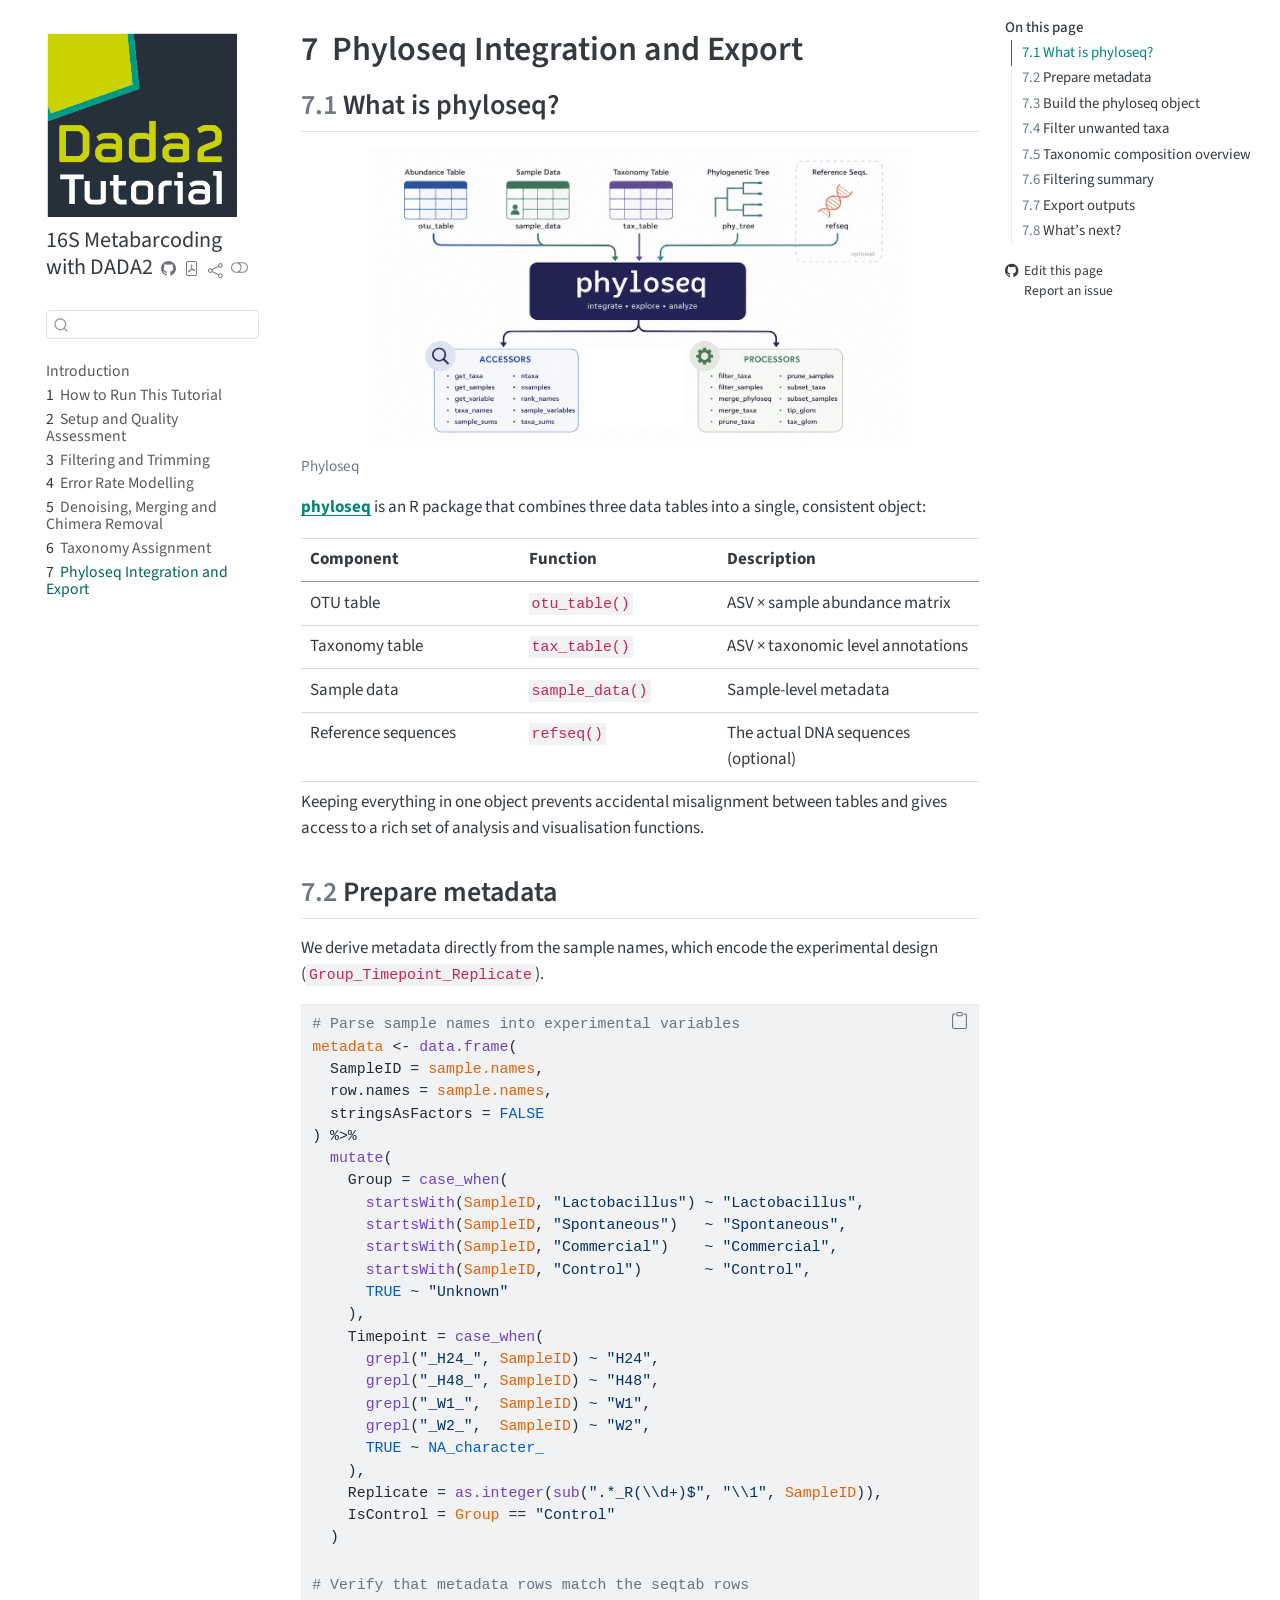
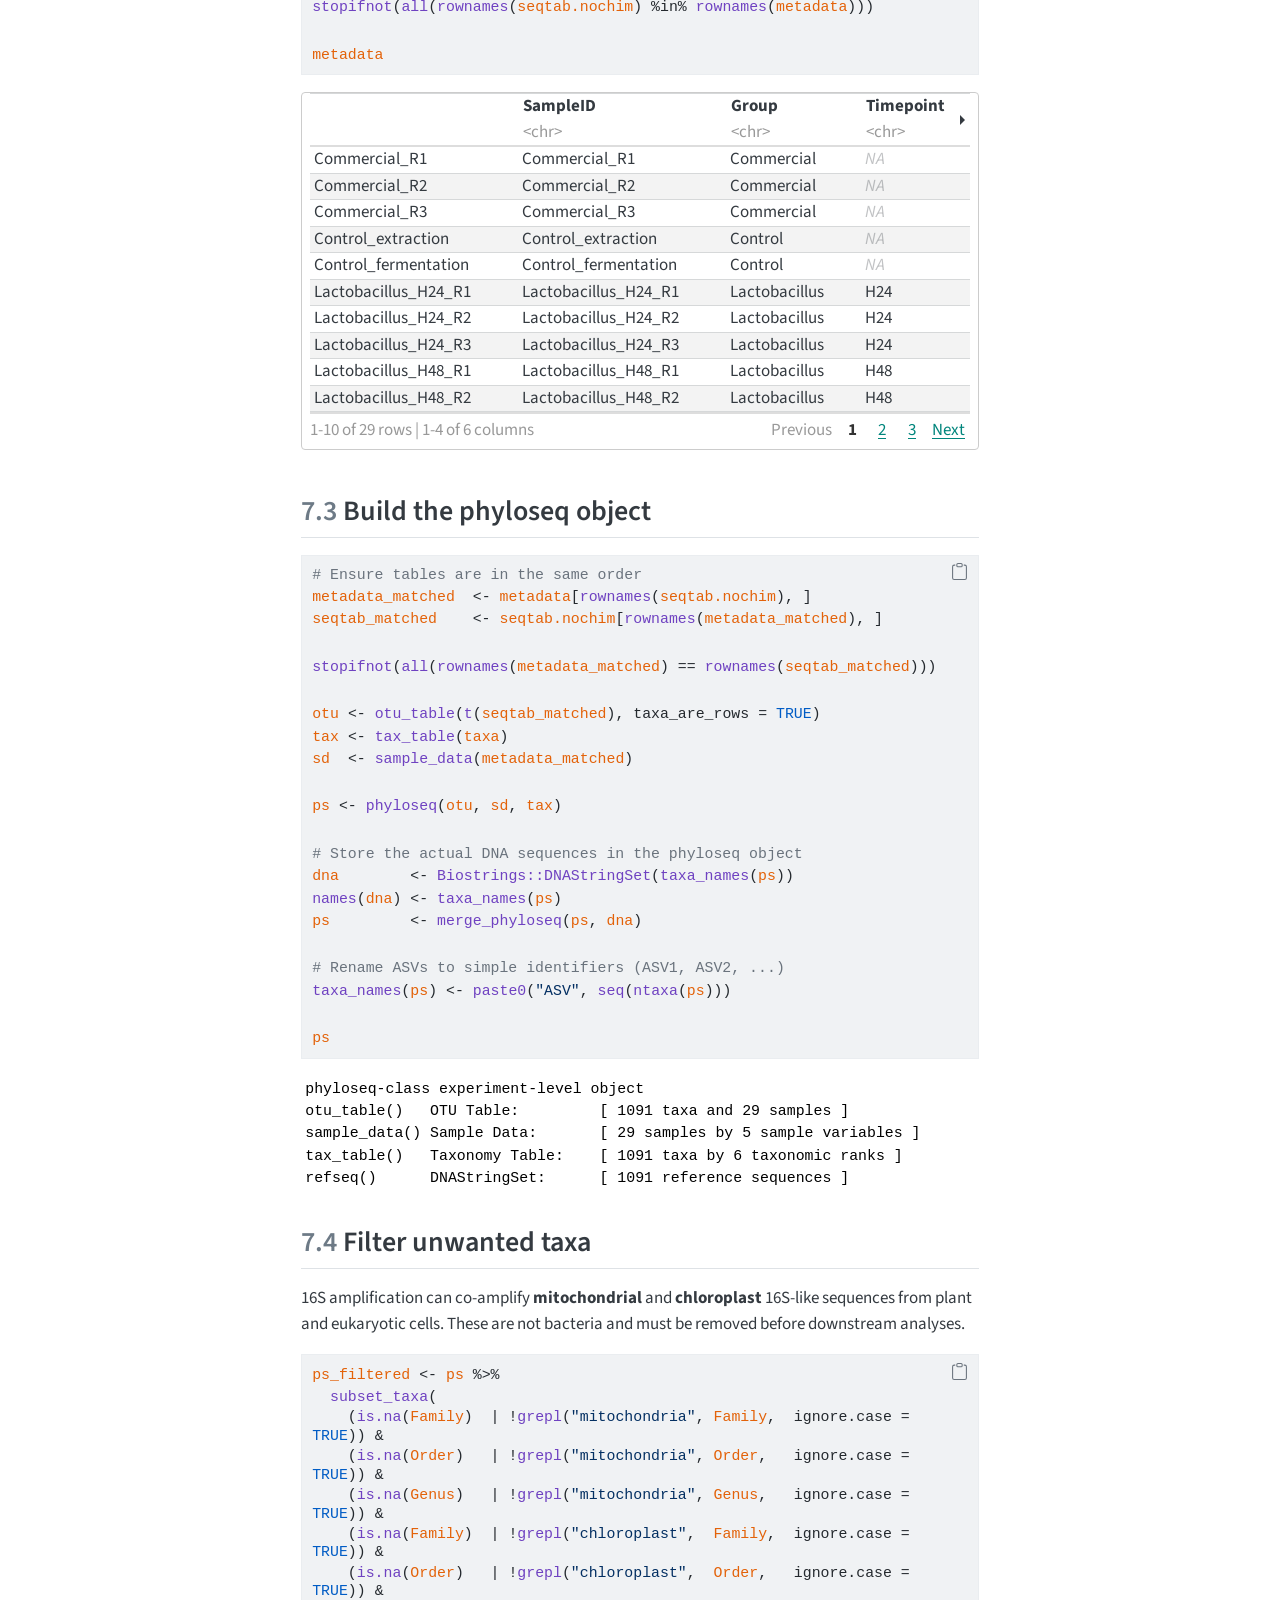
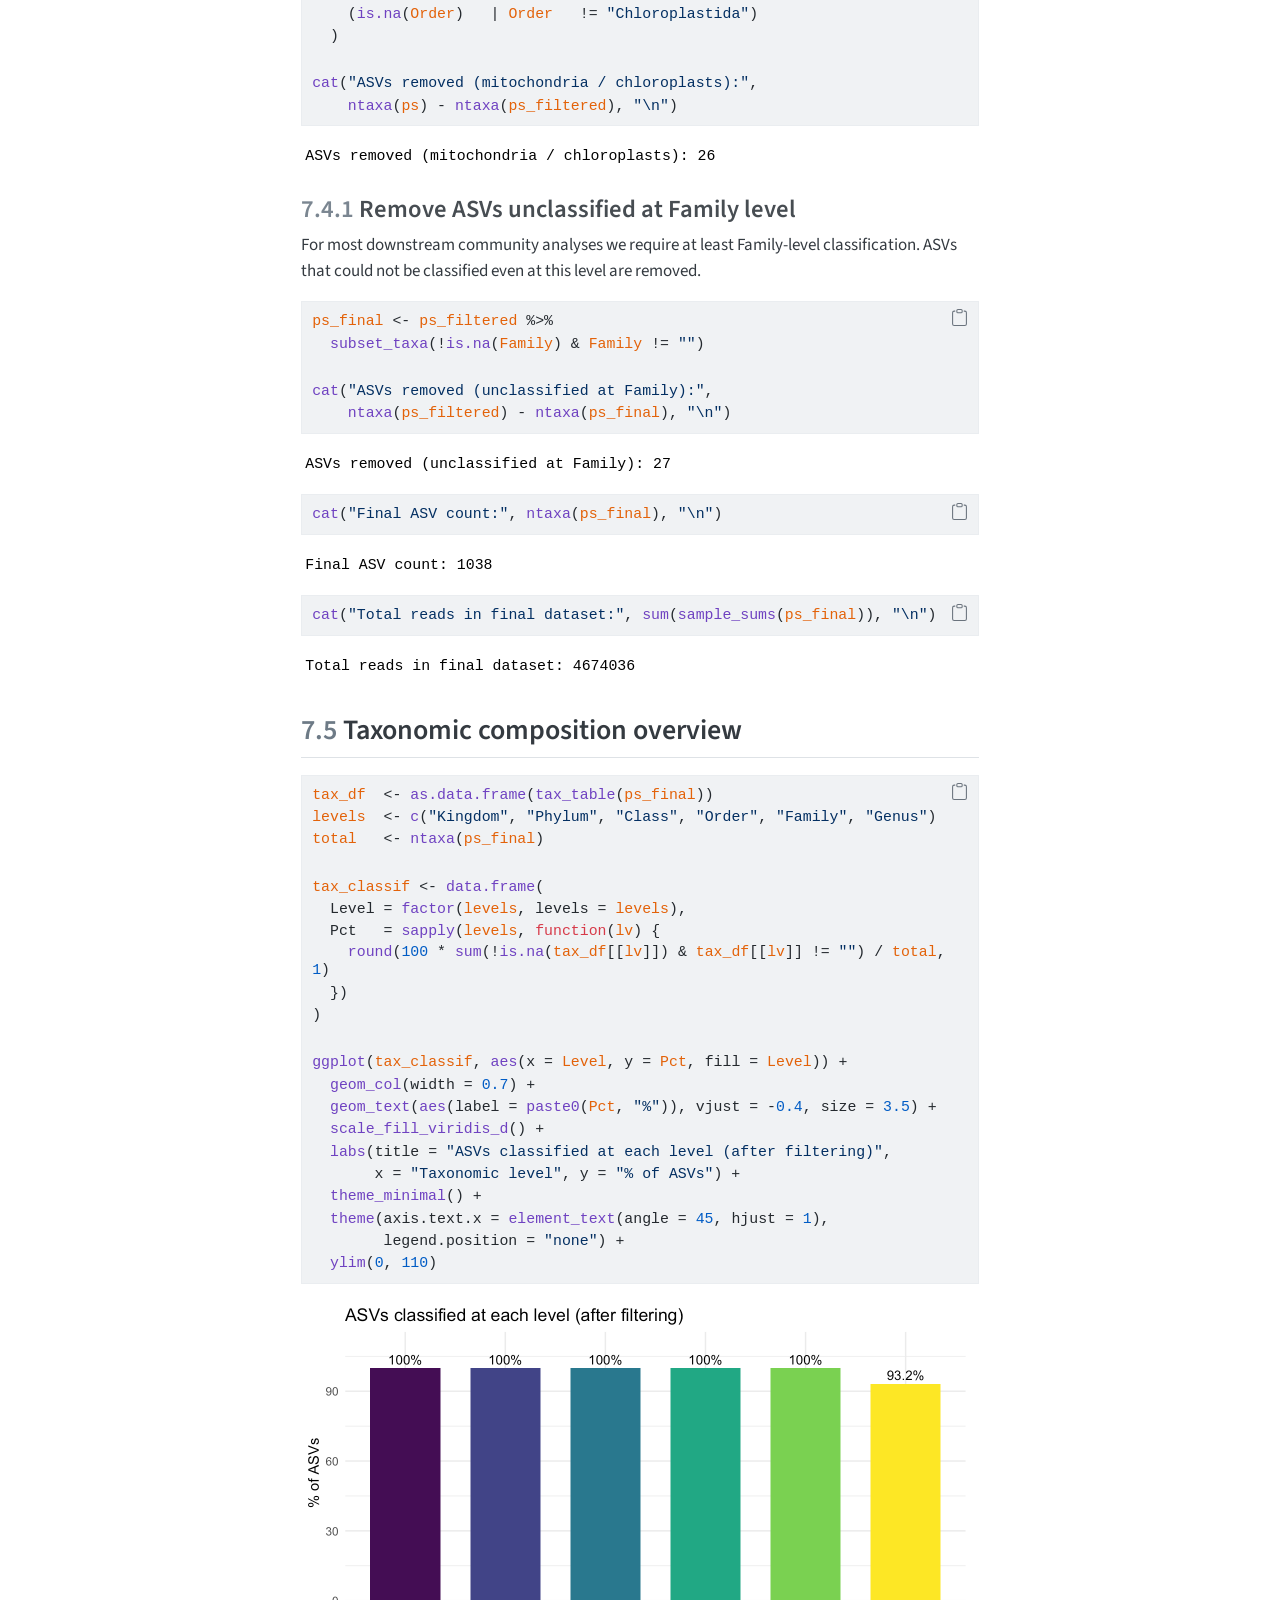
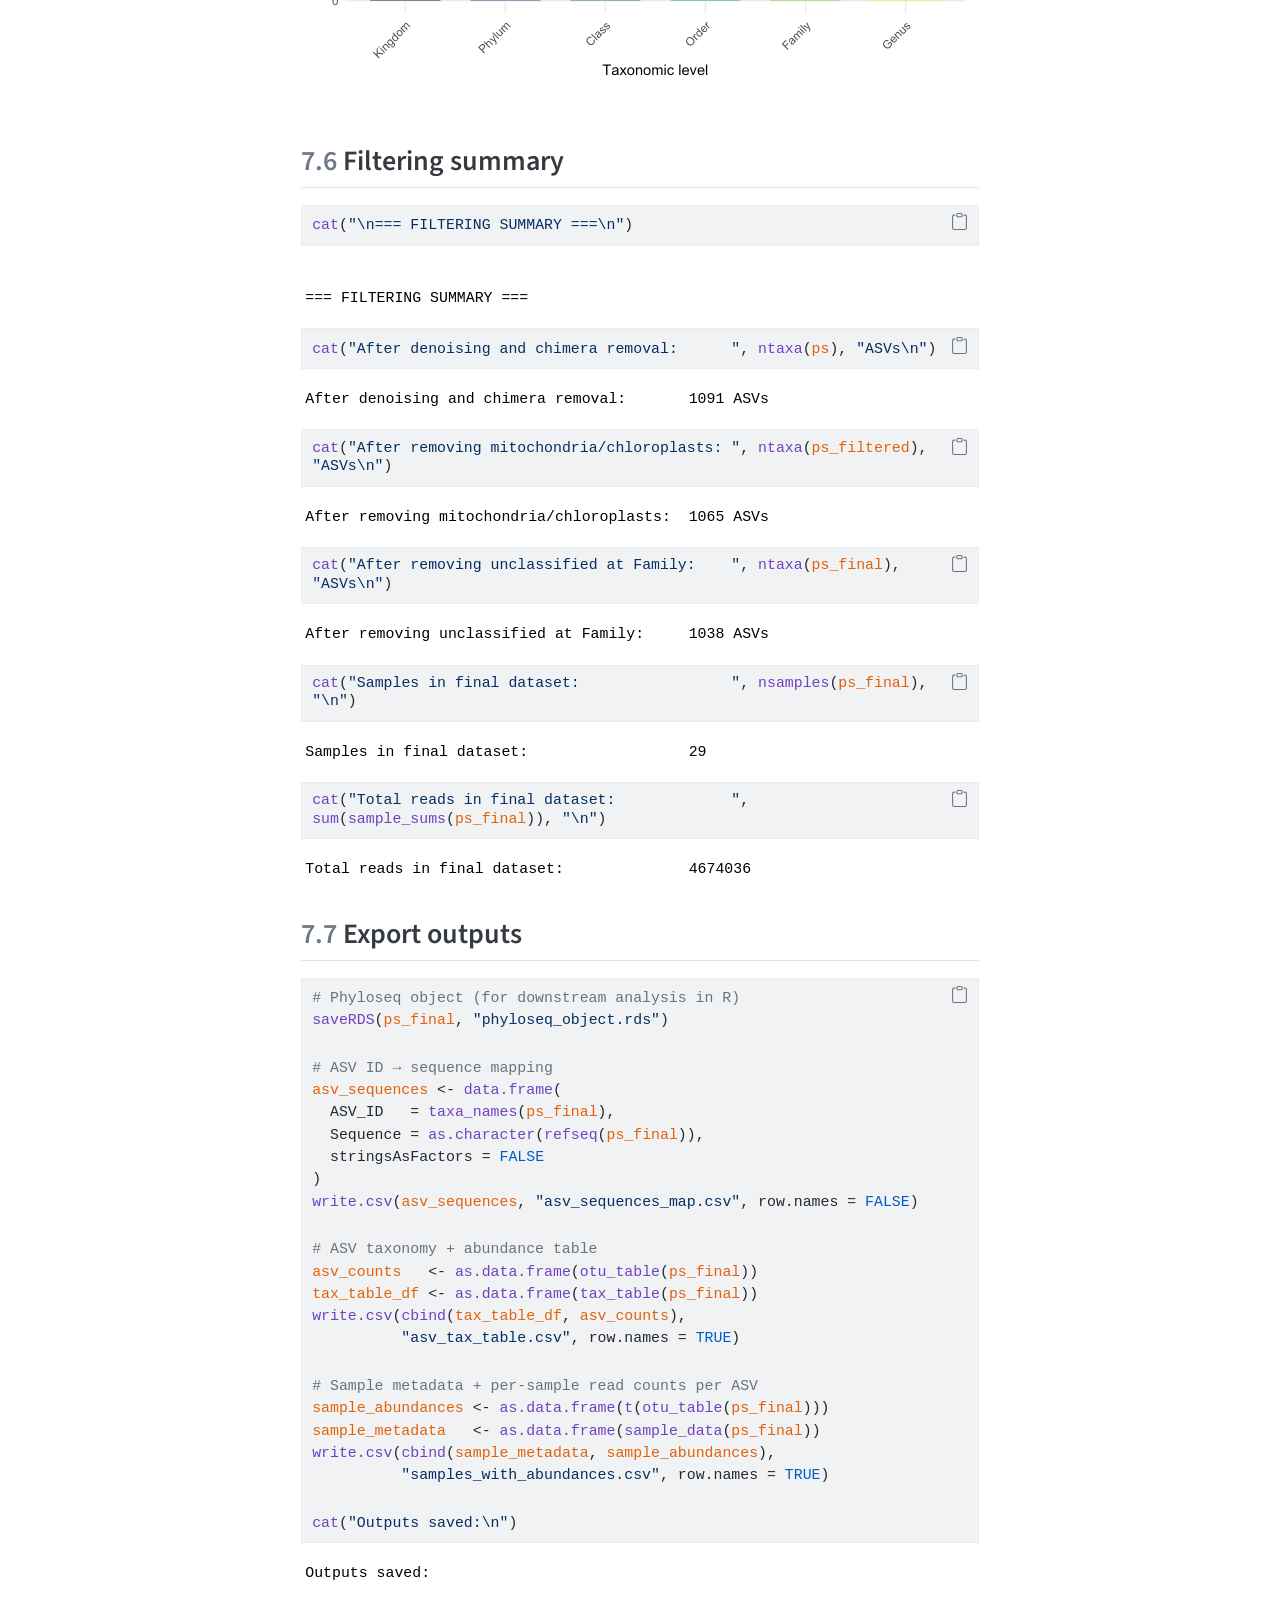
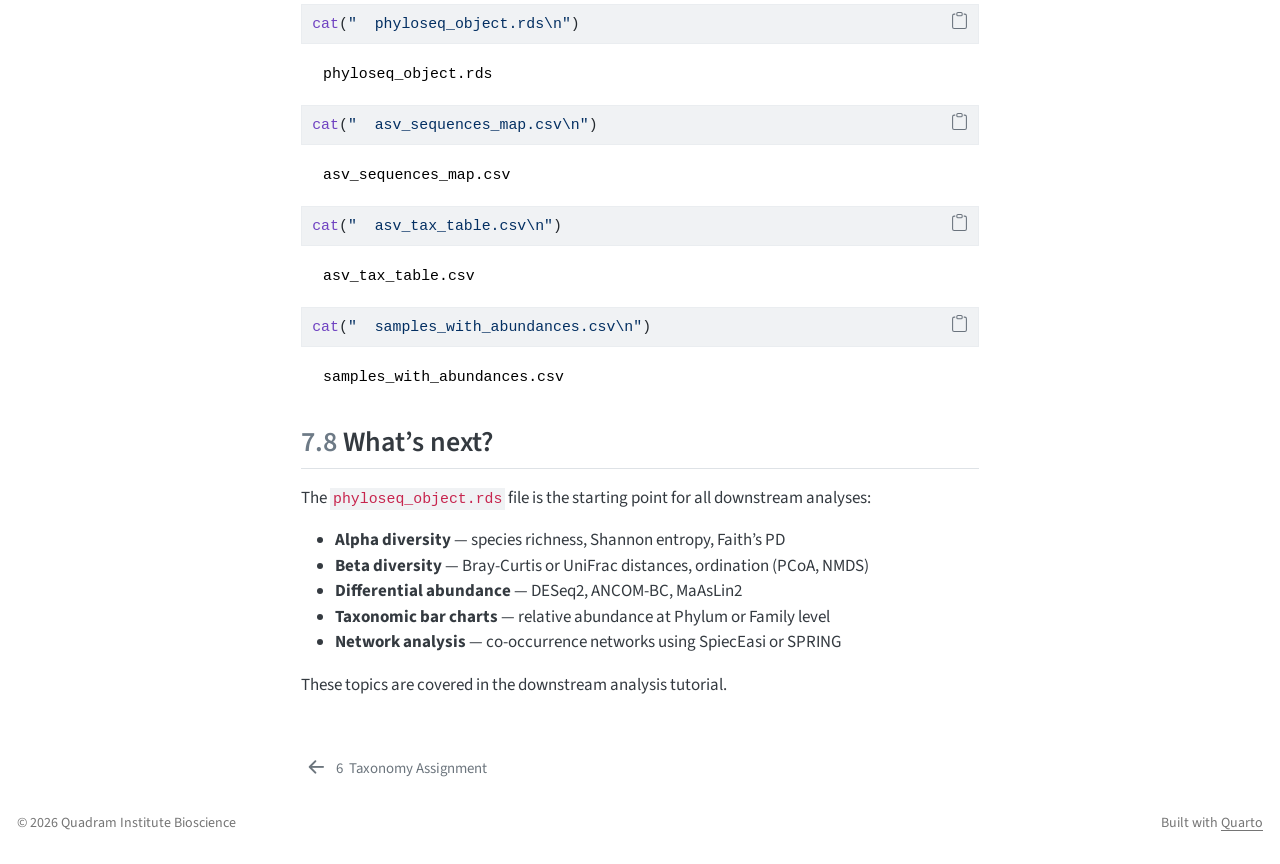
<file: docs/06_phyloseq_export.html>
<!DOCTYPE html>
<html xmlns="http://www.w3.org/1999/xhtml" lang="en" xml:lang="en"><head>
<meta http-equiv="Content-Type" content="text/html; charset=UTF-8">
<meta charset="utf-8">
<meta name="generator" content="quarto-1.9.37">
<meta name="viewport" content="width=device-width, initial-scale=1.0, user-scalable=yes">
<title>7&nbsp; Phyloseq Integration and Export – 16S Metabarcoding with DADA2</title>
<style>
/* Default styles provided by pandoc.
** See https://pandoc.org/MANUAL.html#variables-for-html for config info.
*/
code{white-space: pre-wrap;}
span.smallcaps{font-variant: small-caps;}
div.columns{display: flex; gap: min(4vw, 1.5em);}
div.column{flex: auto; overflow-x: auto;}
div.hanging-indent{margin-left: 1.5em; text-indent: -1.5em;}
ul.task-list{list-style: none;}
ul.task-list li input[type="checkbox"] {
  width: 0.8em;
  margin: 0 0.8em 0.2em -1em; /* quarto-specific, see https://github.com/quarto-dev/quarto-cli/issues/4556 */ 
  vertical-align: middle;
}
/* CSS for syntax highlighting */
html { -webkit-text-size-adjust: 100%; }
pre > code.sourceCode { white-space: pre; position: relative; }
pre > code.sourceCode > span { display: inline-block; line-height: 1.25; }
pre > code.sourceCode > span:empty { height: 1.2em; }
.sourceCode { overflow: visible; }
code.sourceCode > span { color: inherit; text-decoration: inherit; }
div.sourceCode { margin: 1em 0; }
pre.sourceCode { margin: 0; }
@media screen {
div.sourceCode { overflow: auto; }
}
@media print {
pre > code.sourceCode { white-space: pre-wrap; }
pre > code.sourceCode > span { text-indent: -5em; padding-left: 5em; }
}
pre.numberSource code
  { counter-reset: source-line 0; }
pre.numberSource code > span
  { position: relative; left: -4em; counter-increment: source-line; }
pre.numberSource code > span > a:first-child::before
  { content: counter(source-line);
    position: relative; left: -1em; text-align: right; vertical-align: baseline;
    border: none; display: inline-block;
    -webkit-touch-callout: none; -webkit-user-select: none;
    -khtml-user-select: none; -moz-user-select: none;
    -ms-user-select: none; user-select: none;
    padding: 0 4px; width: 4em;
  }
pre.numberSource { margin-left: 3em;  padding-left: 4px; }
div.sourceCode
  {   }
@media screen {
pre > code.sourceCode > span > a:first-child::before { text-decoration: underline; }
}
</style>

<script src="site_libs/quarto-nav/quarto-nav.js"></script>
<script src="site_libs/quarto-nav/headroom.min.js"></script>
<script src="site_libs/clipboard/clipboard.min.js"></script>
<script src="site_libs/quarto-search/autocomplete.umd.js"></script>
<script src="site_libs/quarto-search/fuse.min.js"></script>
<script src="site_libs/quarto-search/quarto-search.js"></script>
<meta name="quarto:offset" content="./">
<link href="./05_taxonomy.html" rel="prev">
<script src="site_libs/quarto-html/quarto.js" type="module"></script>
<script src="site_libs/quarto-html/tabsets/tabsets.js" type="module"></script>
<script src="site_libs/quarto-html/popper.min.js"></script>
<script src="site_libs/quarto-html/tippy.umd.min.js"></script>
<script src="site_libs/quarto-html/anchor.min.js"></script>
<link href="site_libs/quarto-html/tippy.css" rel="stylesheet">
<link href="site_libs/quarto-html/quarto-syntax-highlighting-acf12a64177840b8d86f2d4f01b2e9fb.css" rel="stylesheet" class="quarto-color-scheme" id="quarto-text-highlighting-styles">
<link href="site_libs/quarto-html/quarto-syntax-highlighting-dark-23bbe8b5e4efc1e257f6d59dce478b08.css" rel="stylesheet" class="quarto-color-scheme quarto-color-alternate" id="quarto-text-highlighting-styles">
<link href="site_libs/quarto-html/quarto-syntax-highlighting-acf12a64177840b8d86f2d4f01b2e9fb.css" rel="stylesheet" class="quarto-color-scheme-extra" id="quarto-text-highlighting-styles">
<script src="site_libs/bootstrap/bootstrap.min.js"></script>
<link href="site_libs/bootstrap/bootstrap-icons.css" rel="stylesheet">
<link href="site_libs/bootstrap/bootstrap-576413e428a37d8ed27b4a9cb944cc35.min.css" rel="stylesheet" append-hash="true" class="quarto-color-scheme" id="quarto-bootstrap" data-mode="light">
<link href="site_libs/bootstrap/bootstrap-dark-e9d9fa513417b44937a3bbe1e12c5f34.min.css" rel="stylesheet" append-hash="true" class="quarto-color-scheme quarto-color-alternate" id="quarto-bootstrap" data-mode="dark">
<link href="site_libs/bootstrap/bootstrap-576413e428a37d8ed27b4a9cb944cc35.min.css" rel="stylesheet" append-hash="true" class="quarto-color-scheme-extra" id="quarto-bootstrap" data-mode="light"><script id="quarto-search-options" type="application/json">{
  "location": "sidebar",
  "copy-button": false,
  "collapse-after": 3,
  "panel-placement": "start",
  "type": "textbox",
  "limit": 50,
  "keyboard-shortcut": [
    "f",
    "/",
    "s"
  ],
  "show-item-context": false,
  "language": {
    "search-no-results-text": "No results",
    "search-matching-documents-text": "matching documents",
    "search-copy-link-title": "Copy link to search",
    "search-hide-matches-text": "Hide additional matches",
    "search-more-match-text": "more match in this document",
    "search-more-matches-text": "more matches in this document",
    "search-clear-button-title": "Clear",
    "search-text-placeholder": "",
    "search-detached-cancel-button-title": "Cancel",
    "search-submit-button-title": "Submit",
    "search-label": "Search"
  }
}</script><style>html{ scroll-behavior: smooth; }</style>
<link href="site_libs/pagedtable-1.1/css/pagedtable.css" rel="stylesheet">
<script src="site_libs/pagedtable-1.1/js/pagedtable.js"></script>
</head>
<body class="nav-sidebar floating quarto-light"><script id="quarto-html-before-body" type="application/javascript">
    const toggleBodyColorMode = (bsSheetEl) => {
      const mode = bsSheetEl.getAttribute("data-mode");
      const bodyEl = window.document.querySelector("body");
      if (mode === "dark") {
        bodyEl.classList.add("quarto-dark");
        bodyEl.classList.remove("quarto-light");
      } else {
        bodyEl.classList.add("quarto-light");
        bodyEl.classList.remove("quarto-dark");
      }
    }
    const toggleBodyColorPrimary = () => {
      const bsSheetEl = window.document.querySelector("link#quarto-bootstrap:not([rel=disabled-stylesheet])");
      if (bsSheetEl) {
        toggleBodyColorMode(bsSheetEl);
      }
    }
    const setColorSchemeToggle = (alternate) => {
      const toggles = window.document.querySelectorAll('.quarto-color-scheme-toggle');
      for (let i=0; i < toggles.length; i++) {
        const toggle = toggles[i];
        if (toggle) {
          if (alternate) {
            toggle.classList.add("alternate");
          } else {
            toggle.classList.remove("alternate");
          }
        }
      }
    };
    const toggleColorMode = (alternate) => {
      // Switch the stylesheets
      const primaryStylesheets = window.document.querySelectorAll('link.quarto-color-scheme:not(.quarto-color-alternate)');
      const alternateStylesheets = window.document.querySelectorAll('link.quarto-color-scheme.quarto-color-alternate');
      manageTransitions('#quarto-margin-sidebar .nav-link', false);
      if (alternate) {
        // note: dark is layered on light, we don't disable primary!
        enableStylesheet(alternateStylesheets);
        for (const sheetNode of alternateStylesheets) {
          if (sheetNode.id === "quarto-bootstrap") {
            toggleBodyColorMode(sheetNode);
          }
        }
      } else {
        disableStylesheet(alternateStylesheets);
        enableStylesheet(primaryStylesheets)
        toggleBodyColorPrimary();
      }
      manageTransitions('#quarto-margin-sidebar .nav-link', true);
      // Switch the toggles
      setColorSchemeToggle(alternate)
      // Hack to workaround the fact that safari doesn't
      // properly recolor the scrollbar when toggling (#1455)
      if (navigator.userAgent.indexOf('Safari') > 0 && navigator.userAgent.indexOf('Chrome') == -1) {
        manageTransitions("body", false);
        window.scrollTo(0, 1);
        setTimeout(() => {
          window.scrollTo(0, 0);
          manageTransitions("body", true);
        }, 40);
      }
    }
    const disableStylesheet = (stylesheets) => {
      for (let i=0; i < stylesheets.length; i++) {
        const stylesheet = stylesheets[i];
        stylesheet.rel = 'disabled-stylesheet';
      }
    }
    const enableStylesheet = (stylesheets) => {
      for (let i=0; i < stylesheets.length; i++) {
        const stylesheet = stylesheets[i];
        if(stylesheet.rel !== 'stylesheet') { // for Chrome, which will still FOUC without this check
          stylesheet.rel = 'stylesheet';
        }
      }
    }
    const manageTransitions = (selector, allowTransitions) => {
      const els = window.document.querySelectorAll(selector);
      for (let i=0; i < els.length; i++) {
        const el = els[i];
        if (allowTransitions) {
          el.classList.remove('notransition');
        } else {
          el.classList.add('notransition');
        }
      }
    }
    const isFileUrl = () => {
      return window.location.protocol === 'file:';
    }
    const hasAlternateSentinel = () => {
      let styleSentinel = getColorSchemeSentinel();
      if (styleSentinel !== null) {
        return styleSentinel === "alternate";
      } else {
        return false;
      }
    }
    const setStyleSentinel = (alternate) => {
      const value = alternate ? "alternate" : "default";
      if (!isFileUrl()) {
        window.localStorage.setItem("quarto-color-scheme", value);
      } else {
        localAlternateSentinel = value;
      }
    }
    const getColorSchemeSentinel = () => {
      if (!isFileUrl()) {
        const storageValue = window.localStorage.getItem("quarto-color-scheme");
        return storageValue != null ? storageValue : localAlternateSentinel;
      } else {
        return localAlternateSentinel;
      }
    }
    const toggleGiscusIfUsed = (isAlternate, darkModeDefault) => {
      const baseTheme = document.querySelector('#giscus-base-theme')?.value ?? 'light';
      const alternateTheme = document.querySelector('#giscus-alt-theme')?.value ?? 'dark';
      let newTheme = '';
      if(authorPrefersDark) {
        newTheme = isAlternate ? baseTheme : alternateTheme;
      } else {
        newTheme = isAlternate ? alternateTheme : baseTheme;
      }
      const changeGiscusTheme = () => {
        // From: https://github.com/giscus/giscus/issues/336
        const sendMessage = (message) => {
          const iframe = document.querySelector('iframe.giscus-frame');
          if (!iframe) return;
          iframe.contentWindow.postMessage({ giscus: message }, 'https://giscus.app');
        }
        sendMessage({
          setConfig: {
            theme: newTheme
          }
        });
      }
      const isGiscussLoaded = window.document.querySelector('iframe.giscus-frame') !== null;
      if (isGiscussLoaded) {
        changeGiscusTheme();
      }
    };
    const authorPrefersDark = false;
    const darkModeDefault = authorPrefersDark;
      document.querySelector('link#quarto-text-highlighting-styles.quarto-color-scheme-extra').rel = 'disabled-stylesheet';
      document.querySelector('link#quarto-bootstrap.quarto-color-scheme-extra').rel = 'disabled-stylesheet';
    let localAlternateSentinel = darkModeDefault ? 'alternate' : 'default';
    // Dark / light mode switch
    window.quartoToggleColorScheme = () => {
      // Read the current dark / light value
      let toAlternate = !hasAlternateSentinel();
      toggleColorMode(toAlternate);
      setStyleSentinel(toAlternate);
      toggleGiscusIfUsed(toAlternate, darkModeDefault);
      window.dispatchEvent(new Event('resize'));
    };
    // Switch to dark mode if need be
    if (hasAlternateSentinel()) {
      toggleColorMode(true);
    } else {
      toggleColorMode(false);
    }
  </script>

<div id="quarto-search-results"></div>
  <header id="quarto-header" class="headroom fixed-top"><nav class="quarto-secondary-nav"><div class="container-fluid d-flex">
      <button type="button" class="quarto-btn-toggle btn" data-bs-toggle="collapse" role="button" data-bs-target=".quarto-sidebar-collapse-item" aria-controls="quarto-sidebar" aria-expanded="false" aria-label="Toggle sidebar navigation" onclick="if (window.quartoToggleHeadroom) { window.quartoToggleHeadroom(); }">
        <i class="bi bi-layout-text-sidebar-reverse"></i>
      </button>
        <nav class="quarto-page-breadcrumbs" aria-label="breadcrumb"><ol class="breadcrumb"><li class="breadcrumb-item"><a href="./06_phyloseq_export.html"><span class="chapter-number">7</span>&nbsp; <span class="chapter-title">Phyloseq Integration and Export</span></a></li></ol></nav>
        <a class="flex-grow-1" role="navigation" data-bs-toggle="collapse" data-bs-target=".quarto-sidebar-collapse-item" aria-controls="quarto-sidebar" aria-expanded="false" aria-label="Toggle sidebar navigation" onclick="if (window.quartoToggleHeadroom) { window.quartoToggleHeadroom(); }">      
        </a>
      <button type="button" class="btn quarto-search-button" aria-label="Search" onclick="window.quartoOpenSearch();">
        <i class="bi bi-search"></i>
      </button>
    </div>
  </nav></header><!-- content --><div id="quarto-content" class="quarto-container page-columns page-rows-contents page-layout-article">
<!-- sidebar -->
  <nav id="quarto-sidebar" class="sidebar collapse collapse-horizontal quarto-sidebar-collapse-item sidebar-navigation floating overflow-auto"><div class="pt-lg-2 mt-2 text-left sidebar-header sidebar-header-stacked">
      <a href="https://corebio.info/" class="sidebar-logo-link">
      <img src="./images/metabarcoding.png" alt="Quadram Institute Bioscience" class="sidebar-logo light-content py-0 d-lg-inline d-none"><img src="./images/metabarcoding.png" alt="Quadram Institute Bioscience" class="sidebar-logo dark-content py-0 d-lg-inline d-none"></a>
    <div class="sidebar-title mb-0 py-0">
      <a href="./">16S Metabarcoding with DADA2</a> 
        <div class="sidebar-tools-main tools-wide">
    <a href="https://github.com/quadram-institute-bioscience/metabarcoding-tutorial-2026/" title="Source Code" class="quarto-navigation-tool px-1" aria-label="Source Code"><i class="bi bi-github"></i></a>
    <a href="./16S-Metabarcoding-with-DADA2.pdf" title="Download PDF" class="quarto-navigation-tool px-1" aria-label="Download PDF"><i class="bi bi-file-pdf"></i></a>
    <div class="dropdown">
      <a href="" title="Share" id="quarto-navigation-tool-dropdown-0" class="quarto-navigation-tool dropdown-toggle px-1" data-bs-toggle="dropdown" aria-expanded="false" role="link" aria-label="Share"><i class="bi bi-share"></i></a>
      <ul class="dropdown-menu" aria-labelledby="quarto-navigation-tool-dropdown-0">
<li>
            <a class="dropdown-item sidebar-tools-main-item" href="https://twitter.com/intent/tweet?url=%7Curl%7C">
              <i class="bi bi-twitter pe-1"></i>
            Twitter
            </a>
          </li>
          <li>
            <a class="dropdown-item sidebar-tools-main-item" href="https://www.linkedin.com/sharing/share-offsite/?url=%7Curl%7C">
              <i class="bi bi-linkedin pe-1"></i>
            LinkedIn
            </a>
          </li>
      </ul>
</div>
  <a href="" class="quarto-color-scheme-toggle quarto-navigation-tool  px-1" onclick="window.quartoToggleColorScheme(); return false;" title="Toggle dark mode"><i class="bi"></i></a>
</div>
    </div>
      </div>
        <div class="mt-2 flex-shrink-0 align-items-center">
        <div class="sidebar-search">
        <div id="quarto-search" class="" title="Search"></div>
        </div>
        </div>
    <div class="sidebar-menu-container"> 
    <ul class="list-unstyled mt-1">
<li class="sidebar-item">
  <div class="sidebar-item-container"> 
  <a href="./index.html" class="sidebar-item-text sidebar-link">
 <span class="menu-text">Introduction</span></a>
  </div>
</li>
        <li class="sidebar-item">
  <div class="sidebar-item-container"> 
  <a href="./00_setup.html" class="sidebar-item-text sidebar-link">
 <span class="menu-text"><span class="chapter-number">1</span>&nbsp; <span class="chapter-title">How to Run This Tutorial</span></span></a>
  </div>
</li>
        <li class="sidebar-item">
  <div class="sidebar-item-container"> 
  <a href="./01_setup_quality.html" class="sidebar-item-text sidebar-link">
 <span class="menu-text"><span class="chapter-number">2</span>&nbsp; <span class="chapter-title">Setup and Quality Assessment</span></span></a>
  </div>
</li>
        <li class="sidebar-item">
  <div class="sidebar-item-container"> 
  <a href="./02_filter_trim.html" class="sidebar-item-text sidebar-link">
 <span class="menu-text"><span class="chapter-number">3</span>&nbsp; <span class="chapter-title">Filtering and Trimming</span></span></a>
  </div>
</li>
        <li class="sidebar-item">
  <div class="sidebar-item-container"> 
  <a href="./03_error_models.html" class="sidebar-item-text sidebar-link">
 <span class="menu-text"><span class="chapter-number">4</span>&nbsp; <span class="chapter-title">Error Rate Modelling</span></span></a>
  </div>
</li>
        <li class="sidebar-item">
  <div class="sidebar-item-container"> 
  <a href="./04_denoise_merge.html" class="sidebar-item-text sidebar-link">
 <span class="menu-text"><span class="chapter-number">5</span>&nbsp; <span class="chapter-title">Denoising, Merging and Chimera Removal</span></span></a>
  </div>
</li>
        <li class="sidebar-item">
  <div class="sidebar-item-container"> 
  <a href="./05_taxonomy.html" class="sidebar-item-text sidebar-link">
 <span class="menu-text"><span class="chapter-number">6</span>&nbsp; <span class="chapter-title">Taxonomy Assignment</span></span></a>
  </div>
</li>
        <li class="sidebar-item">
  <div class="sidebar-item-container"> 
  <a href="./06_phyloseq_export.html" class="sidebar-item-text sidebar-link active">
 <span class="menu-text"><span class="chapter-number">7</span>&nbsp; <span class="chapter-title">Phyloseq Integration and Export</span></span></a>
  </div>
</li>
    </ul>
</div>
</nav><div id="quarto-sidebar-glass" class="quarto-sidebar-collapse-item" data-bs-toggle="collapse" data-bs-target=".quarto-sidebar-collapse-item"></div>
<!-- margin-sidebar -->
    <div id="quarto-margin-sidebar" class="sidebar margin-sidebar">
        <nav id="TOC" role="doc-toc" class="toc-active"><h2 id="toc-title">On this page</h2>
   
  <ul>
<li><a href="#what-is-phyloseq" id="toc-what-is-phyloseq" class="nav-link active" data-scroll-target="#what-is-phyloseq"><span class="header-section-number">7.1</span> What is phyloseq?</a></li>
  <li><a href="#prepare-metadata" id="toc-prepare-metadata" class="nav-link" data-scroll-target="#prepare-metadata"><span class="header-section-number">7.2</span> Prepare metadata</a></li>
  <li><a href="#build-the-phyloseq-object" id="toc-build-the-phyloseq-object" class="nav-link" data-scroll-target="#build-the-phyloseq-object"><span class="header-section-number">7.3</span> Build the phyloseq object</a></li>
  <li>
<a href="#filter-unwanted-taxa" id="toc-filter-unwanted-taxa" class="nav-link" data-scroll-target="#filter-unwanted-taxa"><span class="header-section-number">7.4</span> Filter unwanted taxa</a>
  <ul class="collapse">
<li><a href="#remove-asvs-unclassified-at-family-level" id="toc-remove-asvs-unclassified-at-family-level" class="nav-link" data-scroll-target="#remove-asvs-unclassified-at-family-level"><span class="header-section-number">7.4.1</span> Remove ASVs unclassified at Family level</a></li>
  </ul>
</li>
  <li><a href="#taxonomic-composition-overview" id="toc-taxonomic-composition-overview" class="nav-link" data-scroll-target="#taxonomic-composition-overview"><span class="header-section-number">7.5</span> Taxonomic composition overview</a></li>
  <li><a href="#filtering-summary" id="toc-filtering-summary" class="nav-link" data-scroll-target="#filtering-summary"><span class="header-section-number">7.6</span> Filtering summary</a></li>
  <li><a href="#export-outputs" id="toc-export-outputs" class="nav-link" data-scroll-target="#export-outputs"><span class="header-section-number">7.7</span> Export outputs</a></li>
  <li><a href="#whats-next" id="toc-whats-next" class="nav-link" data-scroll-target="#whats-next"><span class="header-section-number">7.8</span> What’s next?</a></li>
  </ul><div class="toc-actions"><ul><li><a href="https://github.com/quadram-institute-bioscience/metabarcoding-tutorial-2026/edit/main/06_phyloseq_export.qmd" class="toc-action"><i class="bi bi-github"></i>Edit this page</a></li><li><a href="https://github.com/quadram-institute-bioscience/metabarcoding-tutorial-2026/issues/new" class="toc-action"><i class="bi empty"></i>Report an issue</a></li></ul></div></nav>
    </div>
<!-- main -->
<main class="content" id="quarto-document-content"><header id="title-block-header" class="quarto-title-block default"><div class="quarto-title">
<h1 class="title">
<span class="chapter-number">7</span>&nbsp; <span class="chapter-title">Phyloseq Integration and Export</span>
</h1>
</div>



<div class="quarto-title-meta">

    
  
    
  </div>
  


</header><section id="what-is-phyloseq" class="level2" data-number="7.1"><h2 data-number="7.1" class="anchored" data-anchor-id="what-is-phyloseq">
<span class="header-section-number">7.1</span> What is phyloseq?</h2>
<div class="quarto-figure quarto-figure-center">
<figure class="figure"><p><img src="images/phyloseq-image.png" class="img-fluid figure-img" style="width:80.0%"></p>
<figcaption>Phyloseq</figcaption></figure>
</div>
<p><a href="https://joey711.github.io/phyloseq/"><strong>phyloseq</strong></a> is an R package that combines three data tables into a single, consistent object:</p>
<table class="caption-top table">
<colgroup>
<col style="width: 32%">
<col style="width: 29%">
<col style="width: 38%">
</colgroup>
<thead><tr class="header">
<th>Component</th>
<th>Function</th>
<th>Description</th>
</tr></thead>
<tbody>
<tr class="odd">
<td>OTU table</td>
<td><code>otu_table()</code></td>
<td>ASV × sample abundance matrix</td>
</tr>
<tr class="even">
<td>Taxonomy table</td>
<td><code>tax_table()</code></td>
<td>ASV × taxonomic level annotations</td>
</tr>
<tr class="odd">
<td>Sample data</td>
<td><code>sample_data()</code></td>
<td>Sample-level metadata</td>
</tr>
<tr class="even">
<td>Reference sequences</td>
<td><code>refseq()</code></td>
<td>The actual DNA sequences (optional)</td>
</tr>
</tbody>
</table>
<p>Keeping everything in one object prevents accidental misalignment between tables and gives access to a rich set of analysis and visualisation functions.</p>
</section><section id="prepare-metadata" class="level2" data-number="7.2"><h2 data-number="7.2" class="anchored" data-anchor-id="prepare-metadata">
<span class="header-section-number">7.2</span> Prepare metadata</h2>
<p>We derive metadata directly from the sample names, which encode the experimental design (<code>Group_Timepoint_Replicate</code>).</p>
<div class="cell">
<div class="code-copy-outer-scaffold"><div class="sourceCode" id="cb1"><pre class="downlit sourceCode r code-with-copy"><code class="sourceCode R"><span><span class="co"># Parse sample names into experimental variables</span></span>
<span><span class="va">metadata</span> <span class="op">&lt;-</span> <span class="fu"><a href="https://rdrr.io/r/base/data.frame.html">data.frame</a></span><span class="op">(</span></span>
<span>  SampleID <span class="op">=</span> <span class="va">sample.names</span>,</span>
<span>  row.names <span class="op">=</span> <span class="va">sample.names</span>,</span>
<span>  stringsAsFactors <span class="op">=</span> <span class="cn">FALSE</span></span>
<span><span class="op">)</span> <span class="op">%&gt;%</span></span>
<span>  <span class="fu">mutate</span><span class="op">(</span></span>
<span>    Group <span class="op">=</span> <span class="fu">case_when</span><span class="op">(</span></span>
<span>      <span class="fu"><a href="https://rdrr.io/r/base/startsWith.html">startsWith</a></span><span class="op">(</span><span class="va">SampleID</span>, <span class="st">"Lactobacillus"</span><span class="op">)</span> <span class="op">~</span> <span class="st">"Lactobacillus"</span>,</span>
<span>      <span class="fu"><a href="https://rdrr.io/r/base/startsWith.html">startsWith</a></span><span class="op">(</span><span class="va">SampleID</span>, <span class="st">"Spontaneous"</span><span class="op">)</span>   <span class="op">~</span> <span class="st">"Spontaneous"</span>,</span>
<span>      <span class="fu"><a href="https://rdrr.io/r/base/startsWith.html">startsWith</a></span><span class="op">(</span><span class="va">SampleID</span>, <span class="st">"Commercial"</span><span class="op">)</span>    <span class="op">~</span> <span class="st">"Commercial"</span>,</span>
<span>      <span class="fu"><a href="https://rdrr.io/r/base/startsWith.html">startsWith</a></span><span class="op">(</span><span class="va">SampleID</span>, <span class="st">"Control"</span><span class="op">)</span>       <span class="op">~</span> <span class="st">"Control"</span>,</span>
<span>      <span class="cn">TRUE</span> <span class="op">~</span> <span class="st">"Unknown"</span></span>
<span>    <span class="op">)</span>,</span>
<span>    Timepoint <span class="op">=</span> <span class="fu">case_when</span><span class="op">(</span></span>
<span>      <span class="fu"><a href="https://rdrr.io/r/base/grep.html">grepl</a></span><span class="op">(</span><span class="st">"_H24_"</span>, <span class="va">SampleID</span><span class="op">)</span> <span class="op">~</span> <span class="st">"H24"</span>,</span>
<span>      <span class="fu"><a href="https://rdrr.io/r/base/grep.html">grepl</a></span><span class="op">(</span><span class="st">"_H48_"</span>, <span class="va">SampleID</span><span class="op">)</span> <span class="op">~</span> <span class="st">"H48"</span>,</span>
<span>      <span class="fu"><a href="https://rdrr.io/r/base/grep.html">grepl</a></span><span class="op">(</span><span class="st">"_W1_"</span>,  <span class="va">SampleID</span><span class="op">)</span> <span class="op">~</span> <span class="st">"W1"</span>,</span>
<span>      <span class="fu"><a href="https://rdrr.io/r/base/grep.html">grepl</a></span><span class="op">(</span><span class="st">"_W2_"</span>,  <span class="va">SampleID</span><span class="op">)</span> <span class="op">~</span> <span class="st">"W2"</span>,</span>
<span>      <span class="cn">TRUE</span> <span class="op">~</span> <span class="cn">NA_character_</span></span>
<span>    <span class="op">)</span>,</span>
<span>    Replicate <span class="op">=</span> <span class="fu"><a href="https://rdrr.io/r/base/integer.html">as.integer</a></span><span class="op">(</span><span class="fu"><a href="https://rdrr.io/r/base/grep.html">sub</a></span><span class="op">(</span><span class="st">".*_R(\\d+)$"</span>, <span class="st">"\\1"</span>, <span class="va">SampleID</span><span class="op">)</span><span class="op">)</span>,</span>
<span>    IsControl <span class="op">=</span> <span class="va">Group</span> <span class="op">==</span> <span class="st">"Control"</span></span>
<span>  <span class="op">)</span></span>
<span></span>
<span><span class="co"># Verify that metadata rows match the seqtab rows</span></span>
<span><span class="fu"><a href="https://rdrr.io/r/base/stopifnot.html">stopifnot</a></span><span class="op">(</span><span class="fu"><a href="https://rdrr.io/r/base/all.html">all</a></span><span class="op">(</span><span class="fu"><a href="https://rdrr.io/r/base/colnames.html">rownames</a></span><span class="op">(</span><span class="va">seqtab.nochim</span><span class="op">)</span> <span class="op"><a href="https://rdrr.io/r/base/match.html">%in%</a></span> <span class="fu"><a href="https://rdrr.io/r/base/colnames.html">rownames</a></span><span class="op">(</span><span class="va">metadata</span><span class="op">)</span><span class="op">)</span><span class="op">)</span></span>
<span></span>
<span><span class="va">metadata</span></span></code></pre></div><button title="Copy to Clipboard" class="code-copy-button"><i class="bi"></i></button></div>
<div class="cell-output-display">
<div data-pagedtable="false">
  <script data-pagedtable-source="" type="application/json">
{"columns":[{"label":[""],"name":["_rn_"],"type":[""],"align":["left"]},{"label":["SampleID"],"name":[1],"type":["chr"],"align":["left"]},{"label":["Group"],"name":[2],"type":["chr"],"align":["left"]},{"label":["Timepoint"],"name":[3],"type":["chr"],"align":["left"]},{"label":["Replicate"],"name":[4],"type":["int"],"align":["right"]},{"label":["IsControl"],"name":[5],"type":["lgl"],"align":["right"]}],"data":[{"1":"Commercial_R1","2":"Commercial","3":"NA","4":"1","5":"FALSE","_rn_":"Commercial_R1"},{"1":"Commercial_R2","2":"Commercial","3":"NA","4":"2","5":"FALSE","_rn_":"Commercial_R2"},{"1":"Commercial_R3","2":"Commercial","3":"NA","4":"3","5":"FALSE","_rn_":"Commercial_R3"},{"1":"Control_extraction","2":"Control","3":"NA","4":"NA","5":"TRUE","_rn_":"Control_extraction"},{"1":"Control_fermentation","2":"Control","3":"NA","4":"NA","5":"TRUE","_rn_":"Control_fermentation"},{"1":"Lactobacillus_H24_R1","2":"Lactobacillus","3":"H24","4":"1","5":"FALSE","_rn_":"Lactobacillus_H24_R1"},{"1":"Lactobacillus_H24_R2","2":"Lactobacillus","3":"H24","4":"2","5":"FALSE","_rn_":"Lactobacillus_H24_R2"},{"1":"Lactobacillus_H24_R3","2":"Lactobacillus","3":"H24","4":"3","5":"FALSE","_rn_":"Lactobacillus_H24_R3"},{"1":"Lactobacillus_H48_R1","2":"Lactobacillus","3":"H48","4":"1","5":"FALSE","_rn_":"Lactobacillus_H48_R1"},{"1":"Lactobacillus_H48_R2","2":"Lactobacillus","3":"H48","4":"2","5":"FALSE","_rn_":"Lactobacillus_H48_R2"},{"1":"Lactobacillus_H48_R3","2":"Lactobacillus","3":"H48","4":"3","5":"FALSE","_rn_":"Lactobacillus_H48_R3"},{"1":"Lactobacillus_W1_R1","2":"Lactobacillus","3":"W1","4":"1","5":"FALSE","_rn_":"Lactobacillus_W1_R1"},{"1":"Lactobacillus_W1_R2","2":"Lactobacillus","3":"W1","4":"2","5":"FALSE","_rn_":"Lactobacillus_W1_R2"},{"1":"Lactobacillus_W1_R3","2":"Lactobacillus","3":"W1","4":"3","5":"FALSE","_rn_":"Lactobacillus_W1_R3"},{"1":"Lactobacillus_W2_R1","2":"Lactobacillus","3":"W2","4":"1","5":"FALSE","_rn_":"Lactobacillus_W2_R1"},{"1":"Lactobacillus_W2_R2","2":"Lactobacillus","3":"W2","4":"2","5":"FALSE","_rn_":"Lactobacillus_W2_R2"},{"1":"Lactobacillus_W2_R3","2":"Lactobacillus","3":"W2","4":"3","5":"FALSE","_rn_":"Lactobacillus_W2_R3"},{"1":"Spontaneous_H24_R1","2":"Spontaneous","3":"H24","4":"1","5":"FALSE","_rn_":"Spontaneous_H24_R1"},{"1":"Spontaneous_H24_R2","2":"Spontaneous","3":"H24","4":"2","5":"FALSE","_rn_":"Spontaneous_H24_R2"},{"1":"Spontaneous_H24_R3","2":"Spontaneous","3":"H24","4":"3","5":"FALSE","_rn_":"Spontaneous_H24_R3"},{"1":"Spontaneous_H48_R1","2":"Spontaneous","3":"H48","4":"1","5":"FALSE","_rn_":"Spontaneous_H48_R1"},{"1":"Spontaneous_H48_R2","2":"Spontaneous","3":"H48","4":"2","5":"FALSE","_rn_":"Spontaneous_H48_R2"},{"1":"Spontaneous_H48_R3","2":"Spontaneous","3":"H48","4":"3","5":"FALSE","_rn_":"Spontaneous_H48_R3"},{"1":"Spontaneous_W1_R1","2":"Spontaneous","3":"W1","4":"1","5":"FALSE","_rn_":"Spontaneous_W1_R1"},{"1":"Spontaneous_W1_R2","2":"Spontaneous","3":"W1","4":"2","5":"FALSE","_rn_":"Spontaneous_W1_R2"},{"1":"Spontaneous_W1_R3","2":"Spontaneous","3":"W1","4":"3","5":"FALSE","_rn_":"Spontaneous_W1_R3"},{"1":"Spontaneous_W2_R1","2":"Spontaneous","3":"W2","4":"1","5":"FALSE","_rn_":"Spontaneous_W2_R1"},{"1":"Spontaneous_W2_R2","2":"Spontaneous","3":"W2","4":"2","5":"FALSE","_rn_":"Spontaneous_W2_R2"},{"1":"Spontaneous_W2_R3","2":"Spontaneous","3":"W2","4":"3","5":"FALSE","_rn_":"Spontaneous_W2_R3"}],"options":{"columns":{"min":{},"max":[10]},"rows":{"min":[10],"max":[10]},"pages":{}}}
  </script>
</div>
</div>
</div>
</section><section id="build-the-phyloseq-object" class="level2" data-number="7.3"><h2 data-number="7.3" class="anchored" data-anchor-id="build-the-phyloseq-object">
<span class="header-section-number">7.3</span> Build the phyloseq object</h2>
<div class="cell">
<div class="code-copy-outer-scaffold"><div class="sourceCode" id="cb2"><pre class="downlit sourceCode r code-with-copy"><code class="sourceCode R"><span><span class="co"># Ensure tables are in the same order</span></span>
<span><span class="va">metadata_matched</span>  <span class="op">&lt;-</span> <span class="va">metadata</span><span class="op">[</span><span class="fu"><a href="https://rdrr.io/r/base/colnames.html">rownames</a></span><span class="op">(</span><span class="va">seqtab.nochim</span><span class="op">)</span>, <span class="op">]</span></span>
<span><span class="va">seqtab_matched</span>    <span class="op">&lt;-</span> <span class="va">seqtab.nochim</span><span class="op">[</span><span class="fu"><a href="https://rdrr.io/r/base/colnames.html">rownames</a></span><span class="op">(</span><span class="va">metadata_matched</span><span class="op">)</span>, <span class="op">]</span></span>
<span></span>
<span><span class="fu"><a href="https://rdrr.io/r/base/stopifnot.html">stopifnot</a></span><span class="op">(</span><span class="fu"><a href="https://rdrr.io/r/base/all.html">all</a></span><span class="op">(</span><span class="fu"><a href="https://rdrr.io/r/base/colnames.html">rownames</a></span><span class="op">(</span><span class="va">metadata_matched</span><span class="op">)</span> <span class="op">==</span> <span class="fu"><a href="https://rdrr.io/r/base/colnames.html">rownames</a></span><span class="op">(</span><span class="va">seqtab_matched</span><span class="op">)</span><span class="op">)</span><span class="op">)</span></span>
<span></span>
<span><span class="va">otu</span> <span class="op">&lt;-</span> <span class="fu">otu_table</span><span class="op">(</span><span class="fu"><a href="https://rdrr.io/r/base/t.html">t</a></span><span class="op">(</span><span class="va">seqtab_matched</span><span class="op">)</span>, taxa_are_rows <span class="op">=</span> <span class="cn">TRUE</span><span class="op">)</span></span>
<span><span class="va">tax</span> <span class="op">&lt;-</span> <span class="fu">tax_table</span><span class="op">(</span><span class="va">taxa</span><span class="op">)</span></span>
<span><span class="va">sd</span>  <span class="op">&lt;-</span> <span class="fu">sample_data</span><span class="op">(</span><span class="va">metadata_matched</span><span class="op">)</span></span>
<span></span>
<span><span class="va">ps</span> <span class="op">&lt;-</span> <span class="fu">phyloseq</span><span class="op">(</span><span class="va">otu</span>, <span class="va">sd</span>, <span class="va">tax</span><span class="op">)</span></span>
<span></span>
<span><span class="co"># Store the actual DNA sequences in the phyloseq object</span></span>
<span><span class="va">dna</span>        <span class="op">&lt;-</span> <span class="fu">Biostrings</span><span class="fu">::</span><span class="fu"><a href="https://rdrr.io/pkg/Biostrings/man/XStringSet-class.html">DNAStringSet</a></span><span class="op">(</span><span class="fu">taxa_names</span><span class="op">(</span><span class="va">ps</span><span class="op">)</span><span class="op">)</span></span>
<span><span class="fu"><a href="https://rdrr.io/r/base/names.html">names</a></span><span class="op">(</span><span class="va">dna</span><span class="op">)</span> <span class="op">&lt;-</span> <span class="fu">taxa_names</span><span class="op">(</span><span class="va">ps</span><span class="op">)</span></span>
<span><span class="va">ps</span>         <span class="op">&lt;-</span> <span class="fu">merge_phyloseq</span><span class="op">(</span><span class="va">ps</span>, <span class="va">dna</span><span class="op">)</span></span>
<span></span>
<span><span class="co"># Rename ASVs to simple identifiers (ASV1, ASV2, ...)</span></span>
<span><span class="fu">taxa_names</span><span class="op">(</span><span class="va">ps</span><span class="op">)</span> <span class="op">&lt;-</span> <span class="fu"><a href="https://rdrr.io/r/base/paste.html">paste0</a></span><span class="op">(</span><span class="st">"ASV"</span>, <span class="fu"><a href="https://rdrr.io/r/base/seq.html">seq</a></span><span class="op">(</span><span class="fu">ntaxa</span><span class="op">(</span><span class="va">ps</span><span class="op">)</span><span class="op">)</span><span class="op">)</span></span>
<span></span>
<span><span class="va">ps</span></span></code></pre></div><button title="Copy to Clipboard" class="code-copy-button"><i class="bi"></i></button></div>
<div class="cell-output cell-output-stdout">
<pre><code>phyloseq-class experiment-level object
otu_table()   OTU Table:         [ 1091 taxa and 29 samples ]
sample_data() Sample Data:       [ 29 samples by 5 sample variables ]
tax_table()   Taxonomy Table:    [ 1091 taxa by 6 taxonomic ranks ]
refseq()      DNAStringSet:      [ 1091 reference sequences ]</code></pre>
</div>
</div>
</section><section id="filter-unwanted-taxa" class="level2" data-number="7.4"><h2 data-number="7.4" class="anchored" data-anchor-id="filter-unwanted-taxa">
<span class="header-section-number">7.4</span> Filter unwanted taxa</h2>
<p>16S amplification can co-amplify <strong>mitochondrial</strong> and <strong>chloroplast</strong> 16S-like sequences from plant and eukaryotic cells. These are not bacteria and must be removed before downstream analyses.</p>
<div class="cell">
<div class="code-copy-outer-scaffold"><div class="sourceCode" id="cb4"><pre class="downlit sourceCode r code-with-copy"><code class="sourceCode R"><span><span class="va">ps_filtered</span> <span class="op">&lt;-</span> <span class="va">ps</span> <span class="op">%&gt;%</span></span>
<span>  <span class="fu">subset_taxa</span><span class="op">(</span></span>
<span>    <span class="op">(</span><span class="fu"><a href="https://rdrr.io/r/base/NA.html">is.na</a></span><span class="op">(</span><span class="va">Family</span><span class="op">)</span>  <span class="op">|</span> <span class="op">!</span><span class="fu"><a href="https://rdrr.io/r/base/grep.html">grepl</a></span><span class="op">(</span><span class="st">"mitochondria"</span>, <span class="va">Family</span>,  ignore.case <span class="op">=</span> <span class="cn">TRUE</span><span class="op">)</span><span class="op">)</span> <span class="op">&amp;</span></span>
<span>    <span class="op">(</span><span class="fu"><a href="https://rdrr.io/r/base/NA.html">is.na</a></span><span class="op">(</span><span class="va">Order</span><span class="op">)</span>   <span class="op">|</span> <span class="op">!</span><span class="fu"><a href="https://rdrr.io/r/base/grep.html">grepl</a></span><span class="op">(</span><span class="st">"mitochondria"</span>, <span class="va">Order</span>,   ignore.case <span class="op">=</span> <span class="cn">TRUE</span><span class="op">)</span><span class="op">)</span> <span class="op">&amp;</span></span>
<span>    <span class="op">(</span><span class="fu"><a href="https://rdrr.io/r/base/NA.html">is.na</a></span><span class="op">(</span><span class="va">Genus</span><span class="op">)</span>   <span class="op">|</span> <span class="op">!</span><span class="fu"><a href="https://rdrr.io/r/base/grep.html">grepl</a></span><span class="op">(</span><span class="st">"mitochondria"</span>, <span class="va">Genus</span>,   ignore.case <span class="op">=</span> <span class="cn">TRUE</span><span class="op">)</span><span class="op">)</span> <span class="op">&amp;</span></span>
<span>    <span class="op">(</span><span class="fu"><a href="https://rdrr.io/r/base/NA.html">is.na</a></span><span class="op">(</span><span class="va">Family</span><span class="op">)</span>  <span class="op">|</span> <span class="op">!</span><span class="fu"><a href="https://rdrr.io/r/base/grep.html">grepl</a></span><span class="op">(</span><span class="st">"chloroplast"</span>,  <span class="va">Family</span>,  ignore.case <span class="op">=</span> <span class="cn">TRUE</span><span class="op">)</span><span class="op">)</span> <span class="op">&amp;</span></span>
<span>    <span class="op">(</span><span class="fu"><a href="https://rdrr.io/r/base/NA.html">is.na</a></span><span class="op">(</span><span class="va">Order</span><span class="op">)</span>   <span class="op">|</span> <span class="op">!</span><span class="fu"><a href="https://rdrr.io/r/base/grep.html">grepl</a></span><span class="op">(</span><span class="st">"chloroplast"</span>,  <span class="va">Order</span>,   ignore.case <span class="op">=</span> <span class="cn">TRUE</span><span class="op">)</span><span class="op">)</span> <span class="op">&amp;</span></span>
<span>    <span class="op">(</span><span class="fu"><a href="https://rdrr.io/r/base/NA.html">is.na</a></span><span class="op">(</span><span class="va">Order</span><span class="op">)</span>   <span class="op">|</span> <span class="va">Order</span>   <span class="op">!=</span> <span class="st">"Chloroplastida"</span><span class="op">)</span></span>
<span>  <span class="op">)</span></span>
<span></span>
<span><span class="fu"><a href="https://rdrr.io/r/base/cat.html">cat</a></span><span class="op">(</span><span class="st">"ASVs removed (mitochondria / chloroplasts):"</span>,</span>
<span>    <span class="fu">ntaxa</span><span class="op">(</span><span class="va">ps</span><span class="op">)</span> <span class="op">-</span> <span class="fu">ntaxa</span><span class="op">(</span><span class="va">ps_filtered</span><span class="op">)</span>, <span class="st">"\n"</span><span class="op">)</span></span></code></pre></div><button title="Copy to Clipboard" class="code-copy-button"><i class="bi"></i></button></div>
<div class="cell-output cell-output-stdout">
<pre><code>ASVs removed (mitochondria / chloroplasts): 26 </code></pre>
</div>
</div>
<section id="remove-asvs-unclassified-at-family-level" class="level3" data-number="7.4.1"><h3 data-number="7.4.1" class="anchored" data-anchor-id="remove-asvs-unclassified-at-family-level">
<span class="header-section-number">7.4.1</span> Remove ASVs unclassified at Family level</h3>
<p>For most downstream community analyses we require at least Family-level classification. ASVs that could not be classified even at this level are removed.</p>
<div class="cell">
<div class="code-copy-outer-scaffold"><div class="sourceCode" id="cb6"><pre class="downlit sourceCode r code-with-copy"><code class="sourceCode R"><span><span class="va">ps_final</span> <span class="op">&lt;-</span> <span class="va">ps_filtered</span> <span class="op">%&gt;%</span></span>
<span>  <span class="fu">subset_taxa</span><span class="op">(</span><span class="op">!</span><span class="fu"><a href="https://rdrr.io/r/base/NA.html">is.na</a></span><span class="op">(</span><span class="va">Family</span><span class="op">)</span> <span class="op">&amp;</span> <span class="va">Family</span> <span class="op">!=</span> <span class="st">""</span><span class="op">)</span></span>
<span></span>
<span><span class="fu"><a href="https://rdrr.io/r/base/cat.html">cat</a></span><span class="op">(</span><span class="st">"ASVs removed (unclassified at Family):"</span>,</span>
<span>    <span class="fu">ntaxa</span><span class="op">(</span><span class="va">ps_filtered</span><span class="op">)</span> <span class="op">-</span> <span class="fu">ntaxa</span><span class="op">(</span><span class="va">ps_final</span><span class="op">)</span>, <span class="st">"\n"</span><span class="op">)</span></span></code></pre></div><button title="Copy to Clipboard" class="code-copy-button"><i class="bi"></i></button></div>
<div class="cell-output cell-output-stdout">
<pre><code>ASVs removed (unclassified at Family): 27 </code></pre>
</div>
<div class="code-copy-outer-scaffold"><div class="sourceCode" id="cb8"><pre class="downlit sourceCode r code-with-copy"><code class="sourceCode R"><span><span class="fu"><a href="https://rdrr.io/r/base/cat.html">cat</a></span><span class="op">(</span><span class="st">"Final ASV count:"</span>, <span class="fu">ntaxa</span><span class="op">(</span><span class="va">ps_final</span><span class="op">)</span>, <span class="st">"\n"</span><span class="op">)</span></span></code></pre></div><button title="Copy to Clipboard" class="code-copy-button"><i class="bi"></i></button></div>
<div class="cell-output cell-output-stdout">
<pre><code>Final ASV count: 1038 </code></pre>
</div>
<div class="code-copy-outer-scaffold"><div class="sourceCode" id="cb10"><pre class="downlit sourceCode r code-with-copy"><code class="sourceCode R"><span><span class="fu"><a href="https://rdrr.io/r/base/cat.html">cat</a></span><span class="op">(</span><span class="st">"Total reads in final dataset:"</span>, <span class="fu"><a href="https://rdrr.io/r/base/sum.html">sum</a></span><span class="op">(</span><span class="fu">sample_sums</span><span class="op">(</span><span class="va">ps_final</span><span class="op">)</span><span class="op">)</span>, <span class="st">"\n"</span><span class="op">)</span></span></code></pre></div><button title="Copy to Clipboard" class="code-copy-button"><i class="bi"></i></button></div>
<div class="cell-output cell-output-stdout">
<pre><code>Total reads in final dataset: 4674036 </code></pre>
</div>
</div>
</section></section><section id="taxonomic-composition-overview" class="level2" data-number="7.5"><h2 data-number="7.5" class="anchored" data-anchor-id="taxonomic-composition-overview">
<span class="header-section-number">7.5</span> Taxonomic composition overview</h2>
<div class="cell">
<div class="code-copy-outer-scaffold"><div class="sourceCode" id="cb12"><pre class="downlit sourceCode r code-with-copy"><code class="sourceCode R"><span><span class="va">tax_df</span>  <span class="op">&lt;-</span> <span class="fu"><a href="https://rdrr.io/r/base/as.data.frame.html">as.data.frame</a></span><span class="op">(</span><span class="fu">tax_table</span><span class="op">(</span><span class="va">ps_final</span><span class="op">)</span><span class="op">)</span></span>
<span><span class="va">levels</span>  <span class="op">&lt;-</span> <span class="fu"><a href="https://rdrr.io/r/base/c.html">c</a></span><span class="op">(</span><span class="st">"Kingdom"</span>, <span class="st">"Phylum"</span>, <span class="st">"Class"</span>, <span class="st">"Order"</span>, <span class="st">"Family"</span>, <span class="st">"Genus"</span><span class="op">)</span></span>
<span><span class="va">total</span>   <span class="op">&lt;-</span> <span class="fu">ntaxa</span><span class="op">(</span><span class="va">ps_final</span><span class="op">)</span></span>
<span></span>
<span><span class="va">tax_classif</span> <span class="op">&lt;-</span> <span class="fu"><a href="https://rdrr.io/r/base/data.frame.html">data.frame</a></span><span class="op">(</span></span>
<span>  Level <span class="op">=</span> <span class="fu"><a href="https://rdrr.io/r/base/factor.html">factor</a></span><span class="op">(</span><span class="va">levels</span>, levels <span class="op">=</span> <span class="va">levels</span><span class="op">)</span>,</span>
<span>  Pct   <span class="op">=</span> <span class="fu"><a href="https://rdrr.io/r/base/lapply.html">sapply</a></span><span class="op">(</span><span class="va">levels</span>, <span class="kw">function</span><span class="op">(</span><span class="va">lv</span><span class="op">)</span> <span class="op">{</span></span>
<span>    <span class="fu"><a href="https://rdrr.io/r/base/Round.html">round</a></span><span class="op">(</span><span class="fl">100</span> <span class="op">*</span> <span class="fu"><a href="https://rdrr.io/r/base/sum.html">sum</a></span><span class="op">(</span><span class="op">!</span><span class="fu"><a href="https://rdrr.io/r/base/NA.html">is.na</a></span><span class="op">(</span><span class="va">tax_df</span><span class="op">[[</span><span class="va">lv</span><span class="op">]</span><span class="op">]</span><span class="op">)</span> <span class="op">&amp;</span> <span class="va">tax_df</span><span class="op">[[</span><span class="va">lv</span><span class="op">]</span><span class="op">]</span> <span class="op">!=</span> <span class="st">""</span><span class="op">)</span> <span class="op">/</span> <span class="va">total</span>, <span class="fl">1</span><span class="op">)</span></span>
<span>  <span class="op">}</span><span class="op">)</span></span>
<span><span class="op">)</span></span>
<span></span>
<span><span class="fu">ggplot</span><span class="op">(</span><span class="va">tax_classif</span>, <span class="fu">aes</span><span class="op">(</span>x <span class="op">=</span> <span class="va">Level</span>, y <span class="op">=</span> <span class="va">Pct</span>, fill <span class="op">=</span> <span class="va">Level</span><span class="op">)</span><span class="op">)</span> <span class="op">+</span></span>
<span>  <span class="fu">geom_col</span><span class="op">(</span>width <span class="op">=</span> <span class="fl">0.7</span><span class="op">)</span> <span class="op">+</span></span>
<span>  <span class="fu">geom_text</span><span class="op">(</span><span class="fu">aes</span><span class="op">(</span>label <span class="op">=</span> <span class="fu"><a href="https://rdrr.io/r/base/paste.html">paste0</a></span><span class="op">(</span><span class="va">Pct</span>, <span class="st">"%"</span><span class="op">)</span><span class="op">)</span>, vjust <span class="op">=</span> <span class="op">-</span><span class="fl">0.4</span>, size <span class="op">=</span> <span class="fl">3.5</span><span class="op">)</span> <span class="op">+</span></span>
<span>  <span class="fu">scale_fill_viridis_d</span><span class="op">(</span><span class="op">)</span> <span class="op">+</span></span>
<span>  <span class="fu">labs</span><span class="op">(</span>title <span class="op">=</span> <span class="st">"ASVs classified at each level (after filtering)"</span>,</span>
<span>       x <span class="op">=</span> <span class="st">"Taxonomic level"</span>, y <span class="op">=</span> <span class="st">"% of ASVs"</span><span class="op">)</span> <span class="op">+</span></span>
<span>  <span class="fu">theme_minimal</span><span class="op">(</span><span class="op">)</span> <span class="op">+</span></span>
<span>  <span class="fu">theme</span><span class="op">(</span>axis.text.x <span class="op">=</span> <span class="fu">element_text</span><span class="op">(</span>angle <span class="op">=</span> <span class="fl">45</span>, hjust <span class="op">=</span> <span class="fl">1</span><span class="op">)</span>,</span>
<span>        legend.position <span class="op">=</span> <span class="st">"none"</span><span class="op">)</span> <span class="op">+</span></span>
<span>  <span class="fu">ylim</span><span class="op">(</span><span class="fl">0</span>, <span class="fl">110</span><span class="op">)</span></span></code></pre></div><button title="Copy to Clipboard" class="code-copy-button"><i class="bi"></i></button></div>
<div class="cell-output-display">
<div>
<figure class="figure"><p><img src="06_phyloseq_export_files/figure-html/tax-summary-plot-1.png" class="img-fluid figure-img" width="672"></p>
</figure>
</div>
</div>
</div>
</section><section id="filtering-summary" class="level2" data-number="7.6"><h2 data-number="7.6" class="anchored" data-anchor-id="filtering-summary">
<span class="header-section-number">7.6</span> Filtering summary</h2>
<div class="cell">
<div class="code-copy-outer-scaffold"><div class="sourceCode" id="cb13"><pre class="downlit sourceCode r code-with-copy"><code class="sourceCode R"><span><span class="fu"><a href="https://rdrr.io/r/base/cat.html">cat</a></span><span class="op">(</span><span class="st">"\n=== FILTERING SUMMARY ===\n"</span><span class="op">)</span></span></code></pre></div><button title="Copy to Clipboard" class="code-copy-button"><i class="bi"></i></button></div>
<div class="cell-output cell-output-stdout">
<pre><code>
=== FILTERING SUMMARY ===</code></pre>
</div>
<div class="code-copy-outer-scaffold"><div class="sourceCode" id="cb15"><pre class="downlit sourceCode r code-with-copy"><code class="sourceCode R"><span><span class="fu"><a href="https://rdrr.io/r/base/cat.html">cat</a></span><span class="op">(</span><span class="st">"After denoising and chimera removal:      "</span>, <span class="fu">ntaxa</span><span class="op">(</span><span class="va">ps</span><span class="op">)</span>, <span class="st">"ASVs\n"</span><span class="op">)</span></span></code></pre></div><button title="Copy to Clipboard" class="code-copy-button"><i class="bi"></i></button></div>
<div class="cell-output cell-output-stdout">
<pre><code>After denoising and chimera removal:       1091 ASVs</code></pre>
</div>
<div class="code-copy-outer-scaffold"><div class="sourceCode" id="cb17"><pre class="downlit sourceCode r code-with-copy"><code class="sourceCode R"><span><span class="fu"><a href="https://rdrr.io/r/base/cat.html">cat</a></span><span class="op">(</span><span class="st">"After removing mitochondria/chloroplasts: "</span>, <span class="fu">ntaxa</span><span class="op">(</span><span class="va">ps_filtered</span><span class="op">)</span>, <span class="st">"ASVs\n"</span><span class="op">)</span></span></code></pre></div><button title="Copy to Clipboard" class="code-copy-button"><i class="bi"></i></button></div>
<div class="cell-output cell-output-stdout">
<pre><code>After removing mitochondria/chloroplasts:  1065 ASVs</code></pre>
</div>
<div class="code-copy-outer-scaffold"><div class="sourceCode" id="cb19"><pre class="downlit sourceCode r code-with-copy"><code class="sourceCode R"><span><span class="fu"><a href="https://rdrr.io/r/base/cat.html">cat</a></span><span class="op">(</span><span class="st">"After removing unclassified at Family:    "</span>, <span class="fu">ntaxa</span><span class="op">(</span><span class="va">ps_final</span><span class="op">)</span>, <span class="st">"ASVs\n"</span><span class="op">)</span></span></code></pre></div><button title="Copy to Clipboard" class="code-copy-button"><i class="bi"></i></button></div>
<div class="cell-output cell-output-stdout">
<pre><code>After removing unclassified at Family:     1038 ASVs</code></pre>
</div>
<div class="code-copy-outer-scaffold"><div class="sourceCode" id="cb21"><pre class="downlit sourceCode r code-with-copy"><code class="sourceCode R"><span><span class="fu"><a href="https://rdrr.io/r/base/cat.html">cat</a></span><span class="op">(</span><span class="st">"Samples in final dataset:                 "</span>, <span class="fu">nsamples</span><span class="op">(</span><span class="va">ps_final</span><span class="op">)</span>, <span class="st">"\n"</span><span class="op">)</span></span></code></pre></div><button title="Copy to Clipboard" class="code-copy-button"><i class="bi"></i></button></div>
<div class="cell-output cell-output-stdout">
<pre><code>Samples in final dataset:                  29 </code></pre>
</div>
<div class="code-copy-outer-scaffold"><div class="sourceCode" id="cb23"><pre class="downlit sourceCode r code-with-copy"><code class="sourceCode R"><span><span class="fu"><a href="https://rdrr.io/r/base/cat.html">cat</a></span><span class="op">(</span><span class="st">"Total reads in final dataset:             "</span>, <span class="fu"><a href="https://rdrr.io/r/base/sum.html">sum</a></span><span class="op">(</span><span class="fu">sample_sums</span><span class="op">(</span><span class="va">ps_final</span><span class="op">)</span><span class="op">)</span>, <span class="st">"\n"</span><span class="op">)</span></span></code></pre></div><button title="Copy to Clipboard" class="code-copy-button"><i class="bi"></i></button></div>
<div class="cell-output cell-output-stdout">
<pre><code>Total reads in final dataset:              4674036 </code></pre>
</div>
</div>
</section><section id="export-outputs" class="level2" data-number="7.7"><h2 data-number="7.7" class="anchored" data-anchor-id="export-outputs">
<span class="header-section-number">7.7</span> Export outputs</h2>
<div class="cell">
<div class="code-copy-outer-scaffold"><div class="sourceCode" id="cb25"><pre class="downlit sourceCode r code-with-copy"><code class="sourceCode R"><span><span class="co"># Phyloseq object (for downstream analysis in R)</span></span>
<span><span class="fu"><a href="https://rdrr.io/r/base/readRDS.html">saveRDS</a></span><span class="op">(</span><span class="va">ps_final</span>, <span class="st">"phyloseq_object.rds"</span><span class="op">)</span></span>
<span></span>
<span><span class="co"># ASV ID → sequence mapping</span></span>
<span><span class="va">asv_sequences</span> <span class="op">&lt;-</span> <span class="fu"><a href="https://rdrr.io/r/base/data.frame.html">data.frame</a></span><span class="op">(</span></span>
<span>  ASV_ID   <span class="op">=</span> <span class="fu">taxa_names</span><span class="op">(</span><span class="va">ps_final</span><span class="op">)</span>,</span>
<span>  Sequence <span class="op">=</span> <span class="fu"><a href="https://rdrr.io/r/base/character.html">as.character</a></span><span class="op">(</span><span class="fu">refseq</span><span class="op">(</span><span class="va">ps_final</span><span class="op">)</span><span class="op">)</span>,</span>
<span>  stringsAsFactors <span class="op">=</span> <span class="cn">FALSE</span></span>
<span><span class="op">)</span></span>
<span><span class="fu"><a href="https://rdrr.io/r/utils/write.table.html">write.csv</a></span><span class="op">(</span><span class="va">asv_sequences</span>, <span class="st">"asv_sequences_map.csv"</span>, row.names <span class="op">=</span> <span class="cn">FALSE</span><span class="op">)</span></span>
<span></span>
<span><span class="co"># ASV taxonomy + abundance table</span></span>
<span><span class="va">asv_counts</span>   <span class="op">&lt;-</span> <span class="fu"><a href="https://rdrr.io/r/base/as.data.frame.html">as.data.frame</a></span><span class="op">(</span><span class="fu">otu_table</span><span class="op">(</span><span class="va">ps_final</span><span class="op">)</span><span class="op">)</span></span>
<span><span class="va">tax_table_df</span> <span class="op">&lt;-</span> <span class="fu"><a href="https://rdrr.io/r/base/as.data.frame.html">as.data.frame</a></span><span class="op">(</span><span class="fu">tax_table</span><span class="op">(</span><span class="va">ps_final</span><span class="op">)</span><span class="op">)</span></span>
<span><span class="fu"><a href="https://rdrr.io/r/utils/write.table.html">write.csv</a></span><span class="op">(</span><span class="fu"><a href="https://rdrr.io/r/base/cbind.html">cbind</a></span><span class="op">(</span><span class="va">tax_table_df</span>, <span class="va">asv_counts</span><span class="op">)</span>,</span>
<span>          <span class="st">"asv_tax_table.csv"</span>, row.names <span class="op">=</span> <span class="cn">TRUE</span><span class="op">)</span></span>
<span></span>
<span><span class="co"># Sample metadata + per-sample read counts per ASV</span></span>
<span><span class="va">sample_abundances</span> <span class="op">&lt;-</span> <span class="fu"><a href="https://rdrr.io/r/base/as.data.frame.html">as.data.frame</a></span><span class="op">(</span><span class="fu"><a href="https://rdrr.io/r/base/t.html">t</a></span><span class="op">(</span><span class="fu">otu_table</span><span class="op">(</span><span class="va">ps_final</span><span class="op">)</span><span class="op">)</span><span class="op">)</span></span>
<span><span class="va">sample_metadata</span>   <span class="op">&lt;-</span> <span class="fu"><a href="https://rdrr.io/r/base/as.data.frame.html">as.data.frame</a></span><span class="op">(</span><span class="fu">sample_data</span><span class="op">(</span><span class="va">ps_final</span><span class="op">)</span><span class="op">)</span></span>
<span><span class="fu"><a href="https://rdrr.io/r/utils/write.table.html">write.csv</a></span><span class="op">(</span><span class="fu"><a href="https://rdrr.io/r/base/cbind.html">cbind</a></span><span class="op">(</span><span class="va">sample_metadata</span>, <span class="va">sample_abundances</span><span class="op">)</span>,</span>
<span>          <span class="st">"samples_with_abundances.csv"</span>, row.names <span class="op">=</span> <span class="cn">TRUE</span><span class="op">)</span></span>
<span></span>
<span><span class="fu"><a href="https://rdrr.io/r/base/cat.html">cat</a></span><span class="op">(</span><span class="st">"Outputs saved:\n"</span><span class="op">)</span></span></code></pre></div><button title="Copy to Clipboard" class="code-copy-button"><i class="bi"></i></button></div>
<div class="cell-output cell-output-stdout">
<pre><code>Outputs saved:</code></pre>
</div>
<div class="code-copy-outer-scaffold"><div class="sourceCode" id="cb27"><pre class="downlit sourceCode r code-with-copy"><code class="sourceCode R"><span><span class="fu"><a href="https://rdrr.io/r/base/cat.html">cat</a></span><span class="op">(</span><span class="st">"  phyloseq_object.rds\n"</span><span class="op">)</span></span></code></pre></div><button title="Copy to Clipboard" class="code-copy-button"><i class="bi"></i></button></div>
<div class="cell-output cell-output-stdout">
<pre><code>  phyloseq_object.rds</code></pre>
</div>
<div class="code-copy-outer-scaffold"><div class="sourceCode" id="cb29"><pre class="downlit sourceCode r code-with-copy"><code class="sourceCode R"><span><span class="fu"><a href="https://rdrr.io/r/base/cat.html">cat</a></span><span class="op">(</span><span class="st">"  asv_sequences_map.csv\n"</span><span class="op">)</span></span></code></pre></div><button title="Copy to Clipboard" class="code-copy-button"><i class="bi"></i></button></div>
<div class="cell-output cell-output-stdout">
<pre><code>  asv_sequences_map.csv</code></pre>
</div>
<div class="code-copy-outer-scaffold"><div class="sourceCode" id="cb31"><pre class="downlit sourceCode r code-with-copy"><code class="sourceCode R"><span><span class="fu"><a href="https://rdrr.io/r/base/cat.html">cat</a></span><span class="op">(</span><span class="st">"  asv_tax_table.csv\n"</span><span class="op">)</span></span></code></pre></div><button title="Copy to Clipboard" class="code-copy-button"><i class="bi"></i></button></div>
<div class="cell-output cell-output-stdout">
<pre><code>  asv_tax_table.csv</code></pre>
</div>
<div class="code-copy-outer-scaffold"><div class="sourceCode" id="cb33"><pre class="downlit sourceCode r code-with-copy"><code class="sourceCode R"><span><span class="fu"><a href="https://rdrr.io/r/base/cat.html">cat</a></span><span class="op">(</span><span class="st">"  samples_with_abundances.csv\n"</span><span class="op">)</span></span></code></pre></div><button title="Copy to Clipboard" class="code-copy-button"><i class="bi"></i></button></div>
<div class="cell-output cell-output-stdout">
<pre><code>  samples_with_abundances.csv</code></pre>
</div>
</div>
</section><section id="whats-next" class="level2" data-number="7.8"><h2 data-number="7.8" class="anchored" data-anchor-id="whats-next">
<span class="header-section-number">7.8</span> What’s next?</h2>
<p>The <code>phyloseq_object.rds</code> file is the starting point for all downstream analyses:</p>
<ul>
<li>
<strong>Alpha diversity</strong> — species richness, Shannon entropy, Faith’s PD</li>
<li>
<strong>Beta diversity</strong> — Bray-Curtis or UniFrac distances, ordination (PCoA, NMDS)</li>
<li>
<strong>Differential abundance</strong> — DESeq2, ANCOM-BC, MaAsLin2</li>
<li>
<strong>Taxonomic bar charts</strong> — relative abundance at Phylum or Family level</li>
<li>
<strong>Network analysis</strong> — co-occurrence networks using SpiecEasi or SPRING</li>
</ul>
<p>These topics are covered in the downstream analysis tutorial.</p>


</section></main><!-- /main --><script id="quarto-html-after-body" type="application/javascript">
  window.document.addEventListener("DOMContentLoaded", function (event) {
    // Ensure there is a toggle, if there isn't float one in the top right
    if (window.document.querySelector('.quarto-color-scheme-toggle') === null) {
      const a = window.document.createElement('a');
      a.classList.add('top-right');
      a.classList.add('quarto-color-scheme-toggle');
      a.href = "";
      a.onclick = function() { try { window.quartoToggleColorScheme(); } catch {} return false; };
      const i = window.document.createElement("i");
      i.classList.add('bi');
      a.appendChild(i);
      window.document.body.appendChild(a);
    }
    setColorSchemeToggle(hasAlternateSentinel())
    const icon = "";
    const anchorJS = new window.AnchorJS();
    anchorJS.options = {
      placement: 'right',
      icon: icon
    };
    anchorJS.add('.anchored');
    const isCodeAnnotation = (el) => {
      for (const clz of el.classList) {
        if (clz.startsWith('code-annotation-')) {                     
          return true;
        }
      }
      return false;
    }
    const onCopySuccess = function(e) {
      // button target
      const button = e.trigger;
      // don't keep focus
      button.blur();
      // flash "checked"
      button.classList.add('code-copy-button-checked');
      var currentTitle = button.getAttribute("title");
      button.setAttribute("title", "Copied!");
      let tooltip;
      if (window.bootstrap) {
        button.setAttribute("data-bs-toggle", "tooltip");
        button.setAttribute("data-bs-placement", "left");
        button.setAttribute("data-bs-title", "Copied!");
        tooltip = new bootstrap.Tooltip(button, 
          { trigger: "manual", 
            customClass: "code-copy-button-tooltip",
            offset: [0, -8]});
        tooltip.show();    
      }
      setTimeout(function() {
        if (tooltip) {
          tooltip.hide();
          button.removeAttribute("data-bs-title");
          button.removeAttribute("data-bs-toggle");
          button.removeAttribute("data-bs-placement");
        }
        button.setAttribute("title", currentTitle);
        button.classList.remove('code-copy-button-checked');
      }, 1000);
      // clear code selection
      e.clearSelection();
    }
    const getTextToCopy = function(trigger) {
      const outerScaffold = trigger.parentElement.cloneNode(true);
      const codeEl = outerScaffold.querySelector('code');
      for (const childEl of codeEl.children) {
        if (isCodeAnnotation(childEl)) {
          childEl.remove();
        }
      }
      return codeEl.innerText;
    }
    const clipboard = new window.ClipboardJS('.code-copy-button:not([data-in-quarto-modal])', {
      text: getTextToCopy
    });
    clipboard.on('success', onCopySuccess);
    if (window.document.getElementById('quarto-embedded-source-code-modal')) {
      const clipboardModal = new window.ClipboardJS('.code-copy-button[data-in-quarto-modal]', {
        text: getTextToCopy,
        container: window.document.getElementById('quarto-embedded-source-code-modal')
      });
      clipboardModal.on('success', onCopySuccess);
    }
      var localhostRegex = new RegExp(/^(?:http|https):\/\/localhost\:?[0-9]*\//);
      var mailtoRegex = new RegExp(/^mailto:/);
        var filterRegex = new RegExp('/' + window.location.host + '/');
      var isInternal = (href) => {
          return filterRegex.test(href) || localhostRegex.test(href) || mailtoRegex.test(href);
      }
      // Inspect non-navigation links and adorn them if external
     var links = window.document.querySelectorAll('a[href]:not(.nav-link):not(.navbar-brand):not(.toc-action):not(.sidebar-link):not(.sidebar-item-toggle):not(.pagination-link):not(.no-external):not([aria-hidden]):not(.dropdown-item):not(.quarto-navigation-tool):not(.about-link)');
      for (var i=0; i<links.length; i++) {
        const link = links[i];
        if (!isInternal(link.href)) {
          // undo the damage that might have been done by quarto-nav.js in the case of
          // links that we want to consider external
          if (link.dataset.originalHref !== undefined) {
            link.href = link.dataset.originalHref;
          }
        }
      }
    function tippyHover(el, contentFn, onTriggerFn, onUntriggerFn) {
      const config = {
        allowHTML: true,
        maxWidth: 500,
        delay: 100,
        arrow: false,
        appendTo: function(el) {
            return el.parentElement;
        },
        interactive: true,
        interactiveBorder: 10,
        theme: 'quarto',
        placement: 'bottom-start',
      };
      if (contentFn) {
        config.content = contentFn;
      }
      if (onTriggerFn) {
        config.onTrigger = onTriggerFn;
      }
      if (onUntriggerFn) {
        config.onUntrigger = onUntriggerFn;
      }
      window.tippy(el, config); 
    }
    const noterefs = window.document.querySelectorAll('a[role="doc-noteref"]');
    for (var i=0; i<noterefs.length; i++) {
      const ref = noterefs[i];
      tippyHover(ref, function() {
        // use id or data attribute instead here
        let href = ref.getAttribute('data-footnote-href') || ref.getAttribute('href');
        try { href = new URL(href).hash; } catch {}
        const id = href.replace(/^#\/?/, "");
        const note = window.document.getElementById(id);
        if (note) {
          return note.innerHTML;
        } else {
          return "";
        }
      });
    }
    const xrefs = window.document.querySelectorAll('a.quarto-xref');
    const processXRef = (id, note) => {
      // Strip column container classes
      const stripColumnClz = (el) => {
        el.classList.remove("page-full", "page-columns");
        if (el.children) {
          for (const child of el.children) {
            stripColumnClz(child);
          }
        }
      }
      stripColumnClz(note)
      if (id === null || id.startsWith('sec-')) {
        // Special case sections, only their first couple elements
        const container = document.createElement("div");
        if (note.children && note.children.length > 2) {
          container.appendChild(note.children[0].cloneNode(true));
          for (let i = 1; i < note.children.length; i++) {
            const child = note.children[i];
            if (child.tagName === "P" && child.innerText === "") {
              continue;
            } else {
              container.appendChild(child.cloneNode(true));
              break;
            }
          }
          if (window.Quarto?.typesetMath) {
            window.Quarto.typesetMath(container);
          }
          return container.innerHTML
        } else {
          if (window.Quarto?.typesetMath) {
            window.Quarto.typesetMath(note);
          }
          return note.innerHTML;
        }
      } else {
        // Remove any anchor links if they are present
        const anchorLink = note.querySelector('a.anchorjs-link');
        if (anchorLink) {
          anchorLink.remove();
        }
        if (window.Quarto?.typesetMath) {
          window.Quarto.typesetMath(note);
        }
        if (note.classList.contains("callout")) {
          return note.outerHTML;
        } else {
          return note.innerHTML;
        }
      }
    }
    for (var i=0; i<xrefs.length; i++) {
      const xref = xrefs[i];
      tippyHover(xref, undefined, function(instance) {
        instance.disable();
        let url = xref.getAttribute('href');
        let hash = undefined; 
        if (url.startsWith('#')) {
          hash = url;
        } else {
          try { hash = new URL(url).hash; } catch {}
        }
        if (hash) {
          const id = hash.replace(/^#\/?/, "");
          const note = window.document.getElementById(id);
          if (note !== null) {
            try {
              const html = processXRef(id, note.cloneNode(true));
              instance.setContent(html);
            } finally {
              instance.enable();
              instance.show();
            }
          } else {
            // See if we can fetch this
            fetch(url.split('#')[0])
            .then(res => res.text())
            .then(html => {
              const parser = new DOMParser();
              const htmlDoc = parser.parseFromString(html, "text/html");
              const note = htmlDoc.getElementById(id);
              if (note !== null) {
                const html = processXRef(id, note);
                instance.setContent(html);
              } 
            }).finally(() => {
              instance.enable();
              instance.show();
            });
          }
        } else {
          // See if we can fetch a full url (with no hash to target)
          // This is a special case and we should probably do some content thinning / targeting
          fetch(url)
          .then(res => res.text())
          .then(html => {
            const parser = new DOMParser();
            const htmlDoc = parser.parseFromString(html, "text/html");
            const note = htmlDoc.querySelector('main.content');
            if (note !== null) {
              // This should only happen for chapter cross references
              // (since there is no id in the URL)
              // remove the first header
              if (note.children.length > 0 && note.children[0].tagName === "HEADER") {
                note.children[0].remove();
              }
              const html = processXRef(null, note);
              instance.setContent(html);
            } 
          }).finally(() => {
            instance.enable();
            instance.show();
          });
        }
      }, function(instance) {
      });
    }
        let selectedAnnoteEl;
        const selectorForAnnotation = ( cell, annotation) => {
          let cellAttr = 'data-code-cell="' + cell + '"';
          let lineAttr = 'data-code-annotation="' +  annotation + '"';
          const selector = 'span[' + cellAttr + '][' + lineAttr + ']';
          return selector;
        }
        const selectCodeLines = (annoteEl) => {
          const doc = window.document;
          const targetCell = annoteEl.getAttribute("data-target-cell");
          const targetAnnotation = annoteEl.getAttribute("data-target-annotation");
          const annoteSpan = window.document.querySelector(selectorForAnnotation(targetCell, targetAnnotation));
          const lines = annoteSpan.getAttribute("data-code-lines").split(",");
          const lineIds = lines.map((line) => {
            return targetCell + "-" + line;
          })
          let top = null;
          let height = null;
          let parent = null;
          if (lineIds.length > 0) {
              //compute the position of the single el (top and bottom and make a div)
              const el = window.document.getElementById(lineIds[0]);
              top = el.offsetTop;
              height = el.offsetHeight;
              parent = el.parentElement.parentElement;
            if (lineIds.length > 1) {
              const lastEl = window.document.getElementById(lineIds[lineIds.length - 1]);
              const bottom = lastEl.offsetTop + lastEl.offsetHeight;
              height = bottom - top;
            }
            if (top !== null && height !== null && parent !== null) {
              // cook up a div (if necessary) and position it 
              let div = window.document.getElementById("code-annotation-line-highlight");
              if (div === null) {
                div = window.document.createElement("div");
                div.setAttribute("id", "code-annotation-line-highlight");
                div.style.position = 'absolute';
                parent.appendChild(div);
              }
              div.style.top = top - 2 + "px";
              div.style.height = height + 4 + "px";
              div.style.left = 0;
              let gutterDiv = window.document.getElementById("code-annotation-line-highlight-gutter");
              if (gutterDiv === null) {
                gutterDiv = window.document.createElement("div");
                gutterDiv.setAttribute("id", "code-annotation-line-highlight-gutter");
                gutterDiv.style.position = 'absolute';
                const codeCell = window.document.getElementById(targetCell);
                const gutter = codeCell.querySelector('.code-annotation-gutter');
                gutter.appendChild(gutterDiv);
              }
              gutterDiv.style.top = top - 2 + "px";
              gutterDiv.style.height = height + 4 + "px";
            }
            selectedAnnoteEl = annoteEl;
          }
        };
        const unselectCodeLines = () => {
          const elementsIds = ["code-annotation-line-highlight", "code-annotation-line-highlight-gutter"];
          elementsIds.forEach((elId) => {
            const div = window.document.getElementById(elId);
            if (div) {
              div.remove();
            }
          });
          selectedAnnoteEl = undefined;
        };
          // Handle positioning of the toggle
      window.addEventListener(
        "resize",
        throttle(() => {
          elRect = undefined;
          if (selectedAnnoteEl) {
            selectCodeLines(selectedAnnoteEl);
          }
        }, 10)
      );
      function throttle(fn, ms) {
      let throttle = false;
      let timer;
        return (...args) => {
          if(!throttle) { // first call gets through
              fn.apply(this, args);
              throttle = true;
          } else { // all the others get throttled
              if(timer) clearTimeout(timer); // cancel #2
              timer = setTimeout(() => {
                fn.apply(this, args);
                timer = throttle = false;
              }, ms);
          }
        };
      }
        // Attach click handler to the DT
        const annoteDls = window.document.querySelectorAll('dt[data-target-cell]');
        for (const annoteDlNode of annoteDls) {
          annoteDlNode.addEventListener('click', (event) => {
            const clickedEl = event.target;
            if (clickedEl !== selectedAnnoteEl) {
              unselectCodeLines();
              const activeEl = window.document.querySelector('dt[data-target-cell].code-annotation-active');
              if (activeEl) {
                activeEl.classList.remove('code-annotation-active');
              }
              selectCodeLines(clickedEl);
              clickedEl.classList.add('code-annotation-active');
            } else {
              // Unselect the line
              unselectCodeLines();
              clickedEl.classList.remove('code-annotation-active');
            }
          });
        }
    const findCites = (el) => {
      const parentEl = el.parentElement;
      if (parentEl) {
        const cites = parentEl.dataset.cites;
        if (cites) {
          return {
            el,
            cites: cites.split(' ')
          };
        } else {
          return findCites(el.parentElement)
        }
      } else {
        return undefined;
      }
    };
    var bibliorefs = window.document.querySelectorAll('a[role="doc-biblioref"]');
    for (var i=0; i<bibliorefs.length; i++) {
      const ref = bibliorefs[i];
      const citeInfo = findCites(ref);
      if (citeInfo) {
        tippyHover(citeInfo.el, function() {
          var popup = window.document.createElement('div');
          citeInfo.cites.forEach(function(cite) {
            var citeDiv = window.document.createElement('div');
            citeDiv.classList.add('hanging-indent');
            citeDiv.classList.add('csl-entry');
            var biblioDiv = window.document.getElementById('ref-' + cite);
            if (biblioDiv) {
              citeDiv.innerHTML = biblioDiv.innerHTML;
            }
            popup.appendChild(citeDiv);
          });
          return popup.innerHTML;
        });
      }
    }
  });
  </script><nav class="page-navigation"><div class="nav-page nav-page-previous">
      <a href="./05_taxonomy.html" class="pagination-link" aria-label="Taxonomy Assignment">
        <i class="bi bi-arrow-left-short"></i> <span class="nav-page-text"><span class="chapter-number">6</span>&nbsp; <span class="chapter-title">Taxonomy Assignment</span></span>
      </a>          
  </div>
  <div class="nav-page nav-page-next">
  </div>
</nav>
</div> <!-- /content -->
<footer class="footer"><div class="nav-footer">
    <div class="nav-footer-left">
<p>© 2026 Quadram Institute Bioscience</p>
</div>   
    <div class="nav-footer-center">
      &nbsp;
    <div class="toc-actions d-sm-block d-md-none"><ul><li><a href="https://github.com/quadram-institute-bioscience/metabarcoding-tutorial-2026/edit/main/06_phyloseq_export.qmd" class="toc-action"><i class="bi bi-github"></i>Edit this page</a></li><li><a href="https://github.com/quadram-institute-bioscience/metabarcoding-tutorial-2026/issues/new" class="toc-action"><i class="bi empty"></i>Report an issue</a></li></ul></div></div>
    <div class="nav-footer-right">
<p>Built with <a href="https://quarto.org">Quarto</a></p>
</div>
  </div>
</footer>


<script src="site_libs/quarto-html/zenscroll-min.js"></script>
</body></html>
</file>
<file: docs/site_libs/quarto-html/tippy.css>
.tippy-box[data-animation=fade][data-state=hidden]{opacity:0}[data-tippy-root]{max-width:calc(100vw - 10px)}.tippy-box{position:relative;background-color:#333;color:#fff;border-radius:4px;font-size:14px;line-height:1.4;white-space:normal;outline:0;transition-property:transform,visibility,opacity}.tippy-box[data-placement^=top]>.tippy-arrow{bottom:0}.tippy-box[data-placement^=top]>.tippy-arrow:before{bottom:-7px;left:0;border-width:8px 8px 0;border-top-color:initial;transform-origin:center top}.tippy-box[data-placement^=bottom]>.tippy-arrow{top:0}.tippy-box[data-placement^=bottom]>.tippy-arrow:before{top:-7px;left:0;border-width:0 8px 8px;border-bottom-color:initial;transform-origin:center bottom}.tippy-box[data-placement^=left]>.tippy-arrow{right:0}.tippy-box[data-placement^=left]>.tippy-arrow:before{border-width:8px 0 8px 8px;border-left-color:initial;right:-7px;transform-origin:center left}.tippy-box[data-placement^=right]>.tippy-arrow{left:0}.tippy-box[data-placement^=right]>.tippy-arrow:before{left:-7px;border-width:8px 8px 8px 0;border-right-color:initial;transform-origin:center right}.tippy-box[data-inertia][data-state=visible]{transition-timing-function:cubic-bezier(.54,1.5,.38,1.11)}.tippy-arrow{width:16px;height:16px;color:#333}.tippy-arrow:before{content:"";position:absolute;border-color:transparent;border-style:solid}.tippy-content{position:relative;padding:5px 9px;z-index:1}
</file>
<file: docs/site_libs/quarto-html/quarto-syntax-highlighting-acf12a64177840b8d86f2d4f01b2e9fb.css>
/* quarto syntax highlight colors */
:root {
  --quarto-hl-al-color: #ff5555;
  --quarto-hl-an-color: #6a737d;
  --quarto-hl-at-color: #d73a49;
  --quarto-hl-bn-color: #005cc5;
  --quarto-hl-bu-color: #d73a49;
  --quarto-hl-ch-color: #032f62;
  --quarto-hl-co-color: #6a737d;
  --quarto-hl-cv-color: #6a737d;
  --quarto-hl-cn-color: #005cc5;
  --quarto-hl-cf-color: #d73a49;
  --quarto-hl-dt-color: #d73a49;
  --quarto-hl-dv-color: #005cc5;
  --quarto-hl-do-color: #6a737d;
  --quarto-hl-er-color: #ff5555;
  --quarto-hl-ex-color: #d73a49;
  --quarto-hl-fl-color: #005cc5;
  --quarto-hl-fu-color: #6f42c1;
  --quarto-hl-im-color: #032f62;
  --quarto-hl-in-color: #6a737d;
  --quarto-hl-kw-color: #d73a49;
  --quarto-hl-op-color: #24292e;
  --quarto-hl-pp-color: #d73a49;
  --quarto-hl-re-color: #6a737d;
  --quarto-hl-sc-color: #005cc5;
  --quarto-hl-ss-color: #032f62;
  --quarto-hl-st-color: #032f62;
  --quarto-hl-va-color: #e36209;
  --quarto-hl-vs-color: #032f62;
  --quarto-hl-wa-color: #ff5555;
}

/* other quarto variables */
:root {
  --quarto-font-monospace: SFMono-Regular, Menlo, Monaco, Consolas, "Liberation Mono", "Courier New", monospace;
}

/* syntax highlight based on Pandoc's rules */
pre > code.sourceCode > span {
  color: #24292e;
}

code.sourceCode > span {
  color: #24292e;
}

div.sourceCode,
div.sourceCode pre.sourceCode {
  color: #24292e;
}

/* Normal */
code span {
  color: #24292e;
}

/* Alert */
code span.al {
  font-weight: bold;
  color: #ff5555;
}

/* Annotation */
code span.an {
  color: #6a737d;
}

/* Attribute */
code span.at {
  color: #d73a49;
}

/* BaseN */
code span.bn {
  color: #005cc5;
}

/* BuiltIn */
code span.bu {
  color: #d73a49;
}

/* ControlFlow */
code span.cf {
  color: #d73a49;
}

/* Char */
code span.ch {
  color: #032f62;
}

/* Constant */
code span.cn {
  color: #005cc5;
}

/* Comment */
code span.co {
  color: #6a737d;
}

/* CommentVar */
code span.cv {
  color: #6a737d;
}

/* Documentation */
code span.do {
  color: #6a737d;
}

/* DataType */
code span.dt {
  color: #d73a49;
}

/* DecVal */
code span.dv {
  color: #005cc5;
}

/* Error */
code span.er {
  color: #ff5555;
  text-decoration: underline;
}

/* Extension */
code span.ex {
  font-weight: bold;
  color: #d73a49;
}

/* Float */
code span.fl {
  color: #005cc5;
}

/* Function */
code span.fu {
  color: #6f42c1;
}

/* Import */
code span.im {
  color: #032f62;
}

/* Information */
code span.in {
  color: #6a737d;
}

/* Keyword */
code span.kw {
  color: #d73a49;
}

/* Operator */
code span.op {
  color: #24292e;
}

/* Preprocessor */
code span.pp {
  color: #d73a49;
}

/* RegionMarker */
code span.re {
  color: #6a737d;
}

/* SpecialChar */
code span.sc {
  color: #005cc5;
}

/* SpecialString */
code span.ss {
  color: #032f62;
}

/* String */
code span.st {
  color: #032f62;
}

/* Variable */
code span.va {
  color: #e36209;
}

/* VerbatimString */
code span.vs {
  color: #032f62;
}

/* Warning */
code span.wa {
  color: #ff5555;
}

.prevent-inlining {
  content: "</";
}

/*# sourceMappingURL=e41d78b1f7017e44483b7fefd7a010af.css.map */
</file>
<file: docs/site_libs/quarto-html/quarto-syntax-highlighting-dark-23bbe8b5e4efc1e257f6d59dce478b08.css>
/* quarto syntax highlight colors */
:root {
  --quarto-hl-al-color: #ff5555;
  --quarto-hl-an-color: #6a737d;
  --quarto-hl-at-color: #f97583;
  --quarto-hl-bn-color: #79b8ff;
  --quarto-hl-bu-color: #f97583;
  --quarto-hl-ch-color: #9ecbff;
  --quarto-hl-co-color: #6a737d;
  --quarto-hl-cv-color: #6a737d;
  --quarto-hl-cn-color: #79b8ff;
  --quarto-hl-cf-color: #f97583;
  --quarto-hl-dt-color: #f97583;
  --quarto-hl-dv-color: #79b8ff;
  --quarto-hl-do-color: #6a737d;
  --quarto-hl-er-color: #ff5555;
  --quarto-hl-ex-color: #f97583;
  --quarto-hl-fl-color: #79b8ff;
  --quarto-hl-fu-color: #b392f0;
  --quarto-hl-im-color: #9ecbff;
  --quarto-hl-in-color: #6a737d;
  --quarto-hl-kw-color: #f97583;
  --quarto-hl-op-color: #e1e4e8;
  --quarto-hl-pp-color: #f97583;
  --quarto-hl-re-color: #6a737d;
  --quarto-hl-sc-color: #79b8ff;
  --quarto-hl-ss-color: #9ecbff;
  --quarto-hl-st-color: #9ecbff;
  --quarto-hl-va-color: #ffab70;
  --quarto-hl-vs-color: #9ecbff;
  --quarto-hl-wa-color: #ff5555;
}

/* other quarto variables */
:root {
  --quarto-font-monospace: SFMono-Regular, Menlo, Monaco, Consolas, "Liberation Mono", "Courier New", monospace;
}

/* syntax highlight based on Pandoc's rules */
pre > code.sourceCode > span {
  color: #e1e4e8;
}

code.sourceCode > span {
  color: #e1e4e8;
}

div.sourceCode,
div.sourceCode pre.sourceCode {
  color: #e1e4e8;
}

/* Normal */
code span {
  color: #e1e4e8;
}

/* Alert */
code span.al {
  font-weight: bold;
  color: #ff5555;
}

/* Annotation */
code span.an {
  color: #6a737d;
}

/* Attribute */
code span.at {
  color: #f97583;
}

/* BaseN */
code span.bn {
  color: #79b8ff;
}

/* BuiltIn */
code span.bu {
  color: #f97583;
}

/* ControlFlow */
code span.cf {
  color: #f97583;
}

/* Char */
code span.ch {
  color: #9ecbff;
}

/* Constant */
code span.cn {
  color: #79b8ff;
}

/* Comment */
code span.co {
  color: #6a737d;
}

/* CommentVar */
code span.cv {
  color: #6a737d;
}

/* Documentation */
code span.do {
  color: #6a737d;
}

/* DataType */
code span.dt {
  color: #f97583;
}

/* DecVal */
code span.dv {
  color: #79b8ff;
}

/* Error */
code span.er {
  color: #ff5555;
  text-decoration: underline;
}

/* Extension */
code span.ex {
  font-weight: bold;
  color: #f97583;
}

/* Float */
code span.fl {
  color: #79b8ff;
}

/* Function */
code span.fu {
  color: #b392f0;
}

/* Import */
code span.im {
  color: #9ecbff;
}

/* Information */
code span.in {
  color: #6a737d;
}

/* Keyword */
code span.kw {
  color: #f97583;
}

/* Operator */
code span.op {
  color: #e1e4e8;
}

/* Preprocessor */
code span.pp {
  color: #f97583;
}

/* RegionMarker */
code span.re {
  color: #6a737d;
}

/* SpecialChar */
code span.sc {
  color: #79b8ff;
}

/* SpecialString */
code span.ss {
  color: #9ecbff;
}

/* String */
code span.st {
  color: #9ecbff;
}

/* Variable */
code span.va {
  color: #ffab70;
}

/* VerbatimString */
code span.vs {
  color: #9ecbff;
}

/* Warning */
code span.wa {
  color: #ff5555;
}

.prevent-inlining {
  content: "</";
}

/*# sourceMappingURL=b00767bec02007a677807bfaa6c38317.css.map */
</file>
<file: docs/site_libs/pagedtable-1.1/css/pagedtable.css>
.pagedtable {
  overflow: auto;
  padding-left: 8px;
  padding-right: 8px;
}

.pagedtable-wrapper {
  border: 1px solid #ccc;
  border-radius: 4px;
  margin-bottom: 10px;
}

.pagedtable table {
  width: 100%;
  max-width: 100%;
  margin: 0;
}

.pagedtable th {
  padding: 0 5px 0 5px;
  border: none;
  border-bottom: 2px solid #dddddd;

  min-width: 45px;
}

.pagedtable-empty th {
  display: none;
}

.pagedtable td {
  padding: 0 4px 0 4px;
}

.pagedtable .even {
  background-color: rgba(140, 140, 140, 0.1);
}

.pagedtable-padding-col {
  display: none;
}

.pagedtable a {
  -webkit-touch-callout: none;
  -webkit-user-select: none;
  -khtml-user-select: none;
  -moz-user-select: none;
  -ms-user-select: none;
  user-select: none;
}

.pagedtable-index-nav {
  cursor: pointer;
  padding: 0 5px 0 5px;
  float: right;
  border: 0;
}

.pagedtable-index-nav-disabled {
  cursor: default;
  text-decoration: none;
  color: #999;
}

a.pagedtable-index-nav-disabled:hover {
  text-decoration: none;
  color: #999;
}

.pagedtable-indexes {
  cursor: pointer;
  float: right;
  border: 0;
}

.pagedtable-index-current {
  cursor: default;
  text-decoration: none;
  font-weight: bold;
  color: #333;
  border: 0;
}

a.pagedtable-index-current:hover {
  text-decoration: none;
  font-weight: bold;
  color: #333;
}

.pagedtable-index {
  width: 30px;
  display: inline-block;
  text-align: center;
  border: 0;
}

.pagedtable-index-separator-left {
  display: inline-block;
  color: #333;
  font-size: 9px;
  padding: 0 0 0 0;
  cursor: default;
}

.pagedtable-index-separator-right {
  display: inline-block;
  color: #333;
  font-size: 9px;
  padding: 0 4px 0 0;
  cursor: default;
}

.pagedtable-footer {
  padding-top: 4px;
  padding-bottom: 5px;
}

.pagedtable-not-empty .pagedtable-footer {
  border-top: 2px solid #dddddd;
}

.pagedtable-info {
  overflow: hidden;
  color: #999;
  white-space: nowrap;
  text-overflow: ellipsis;
}

.pagedtable-header-name {
  overflow: hidden;
  text-overflow: ellipsis;
}

.pagedtable-header-type {
  color: #999;
  font-weight: 400;
}

.pagedtable-na-cell {
  font-style: italic;
  opacity: 0.3;
}
</file>
